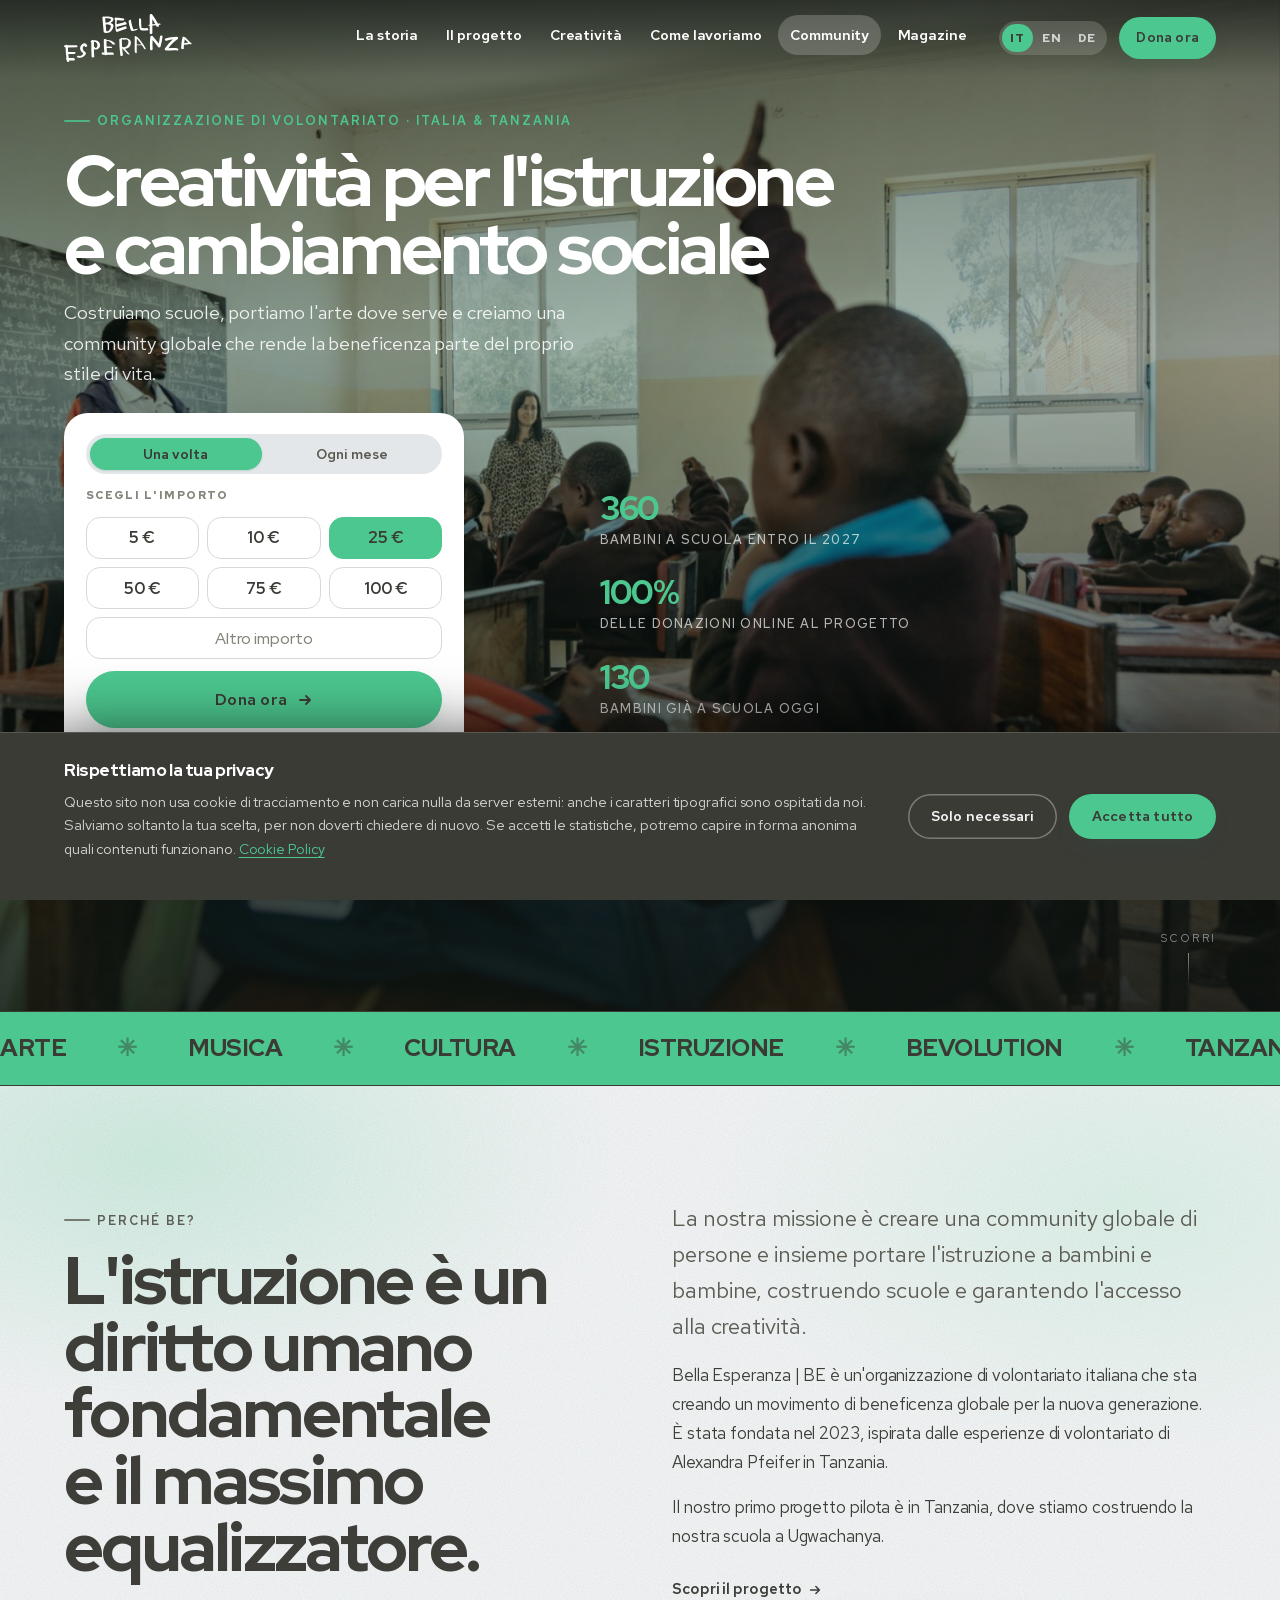
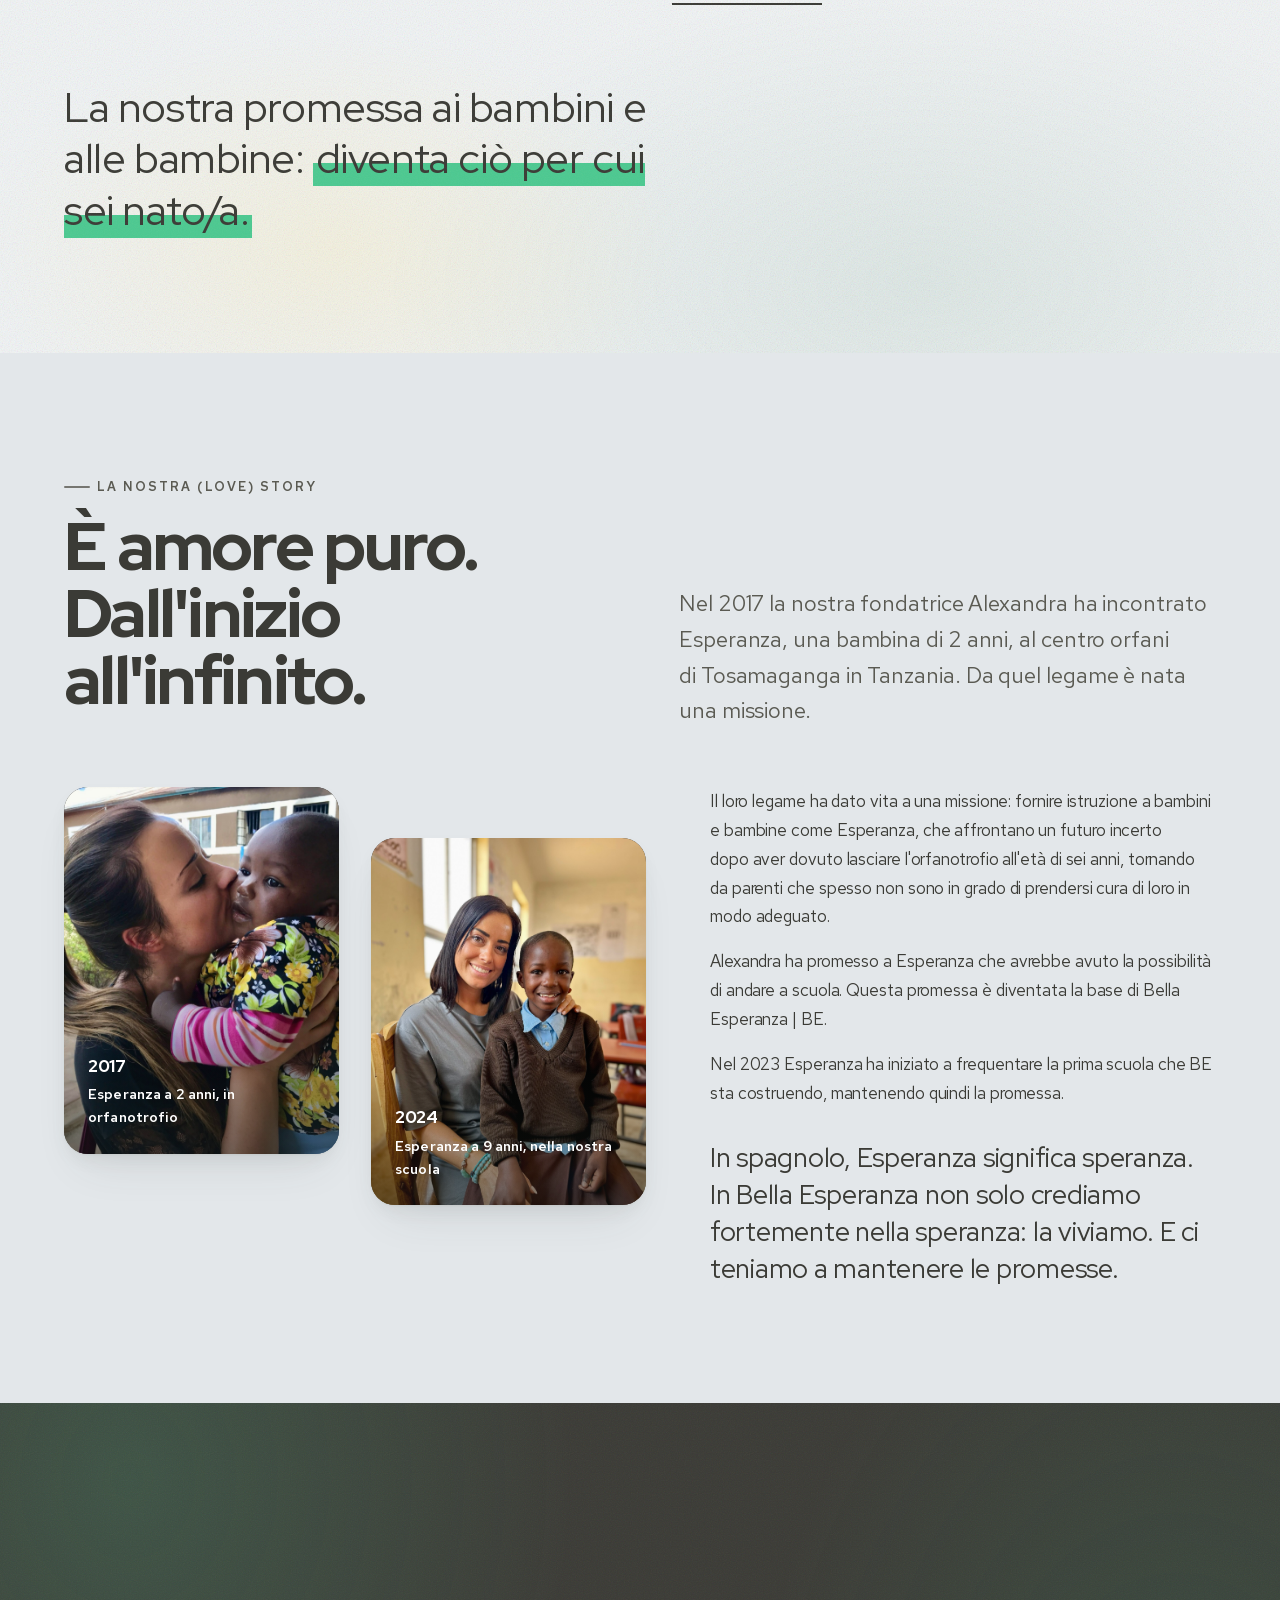
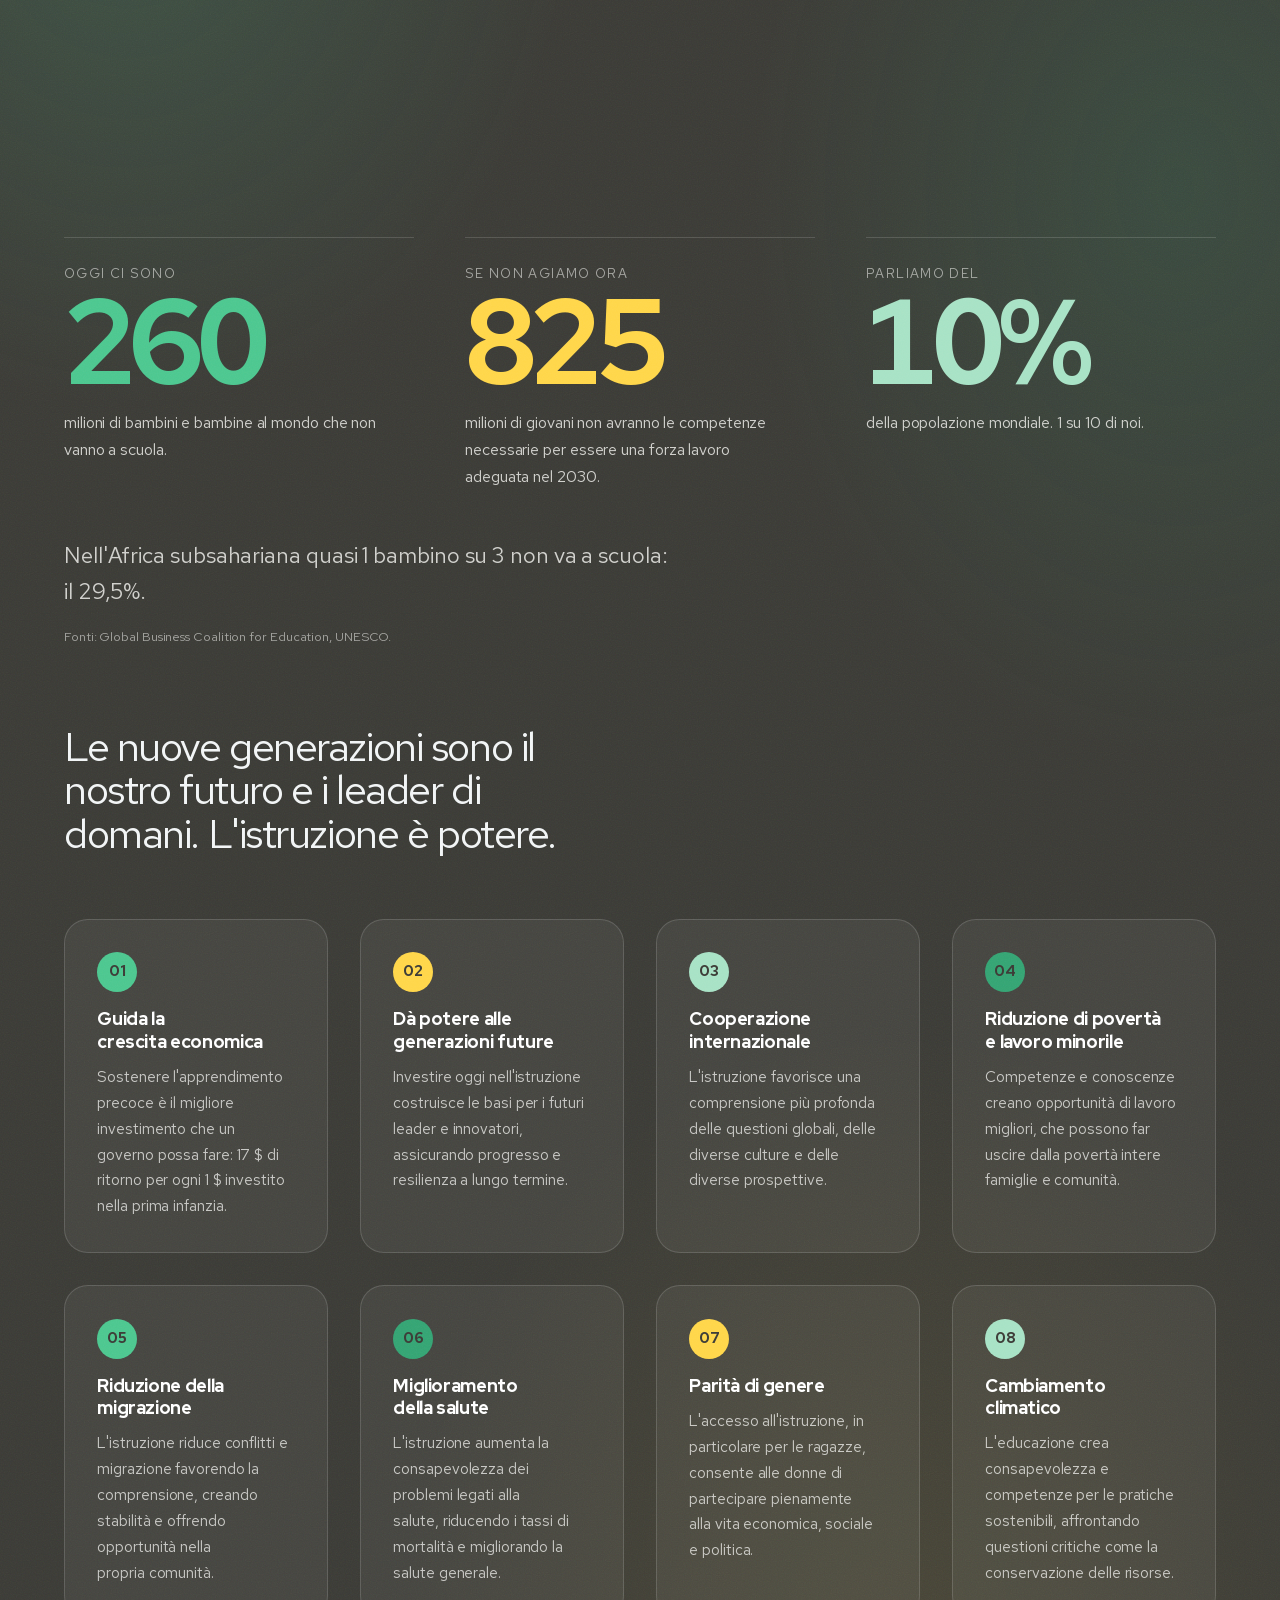
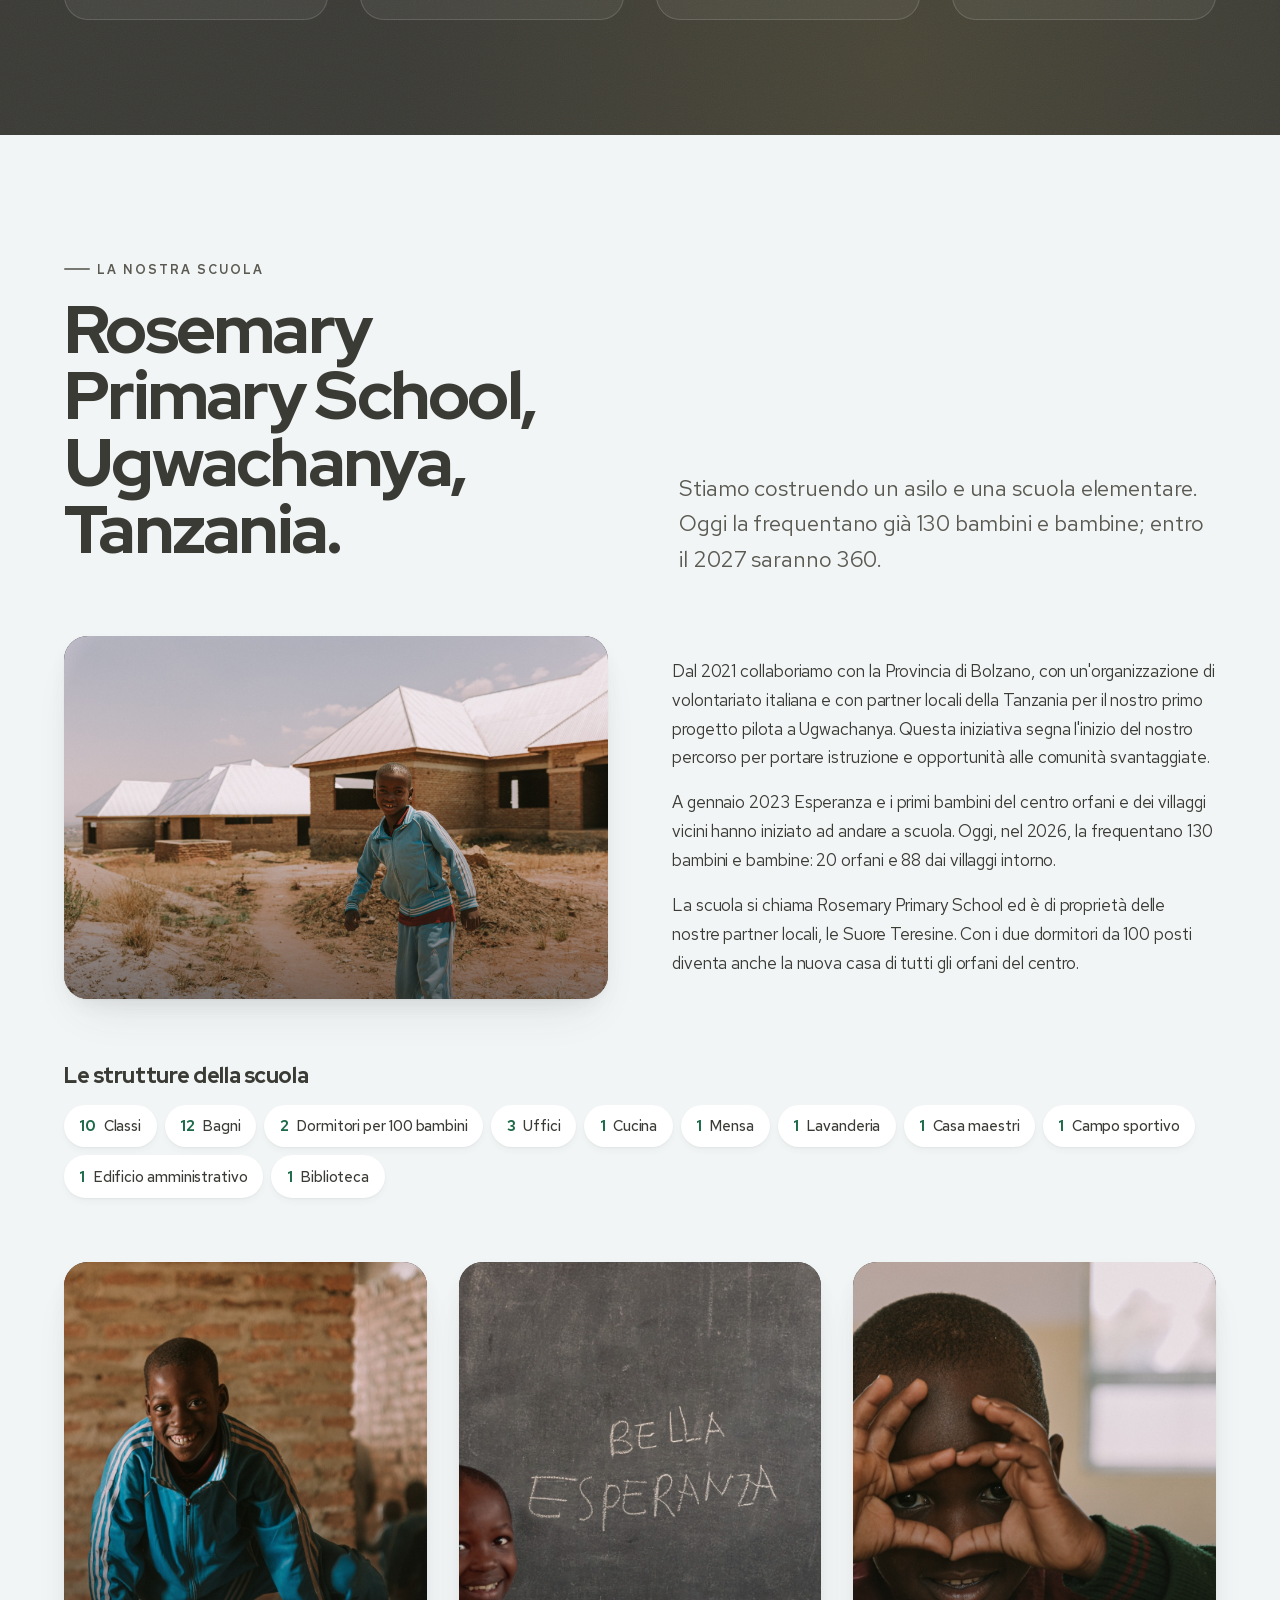
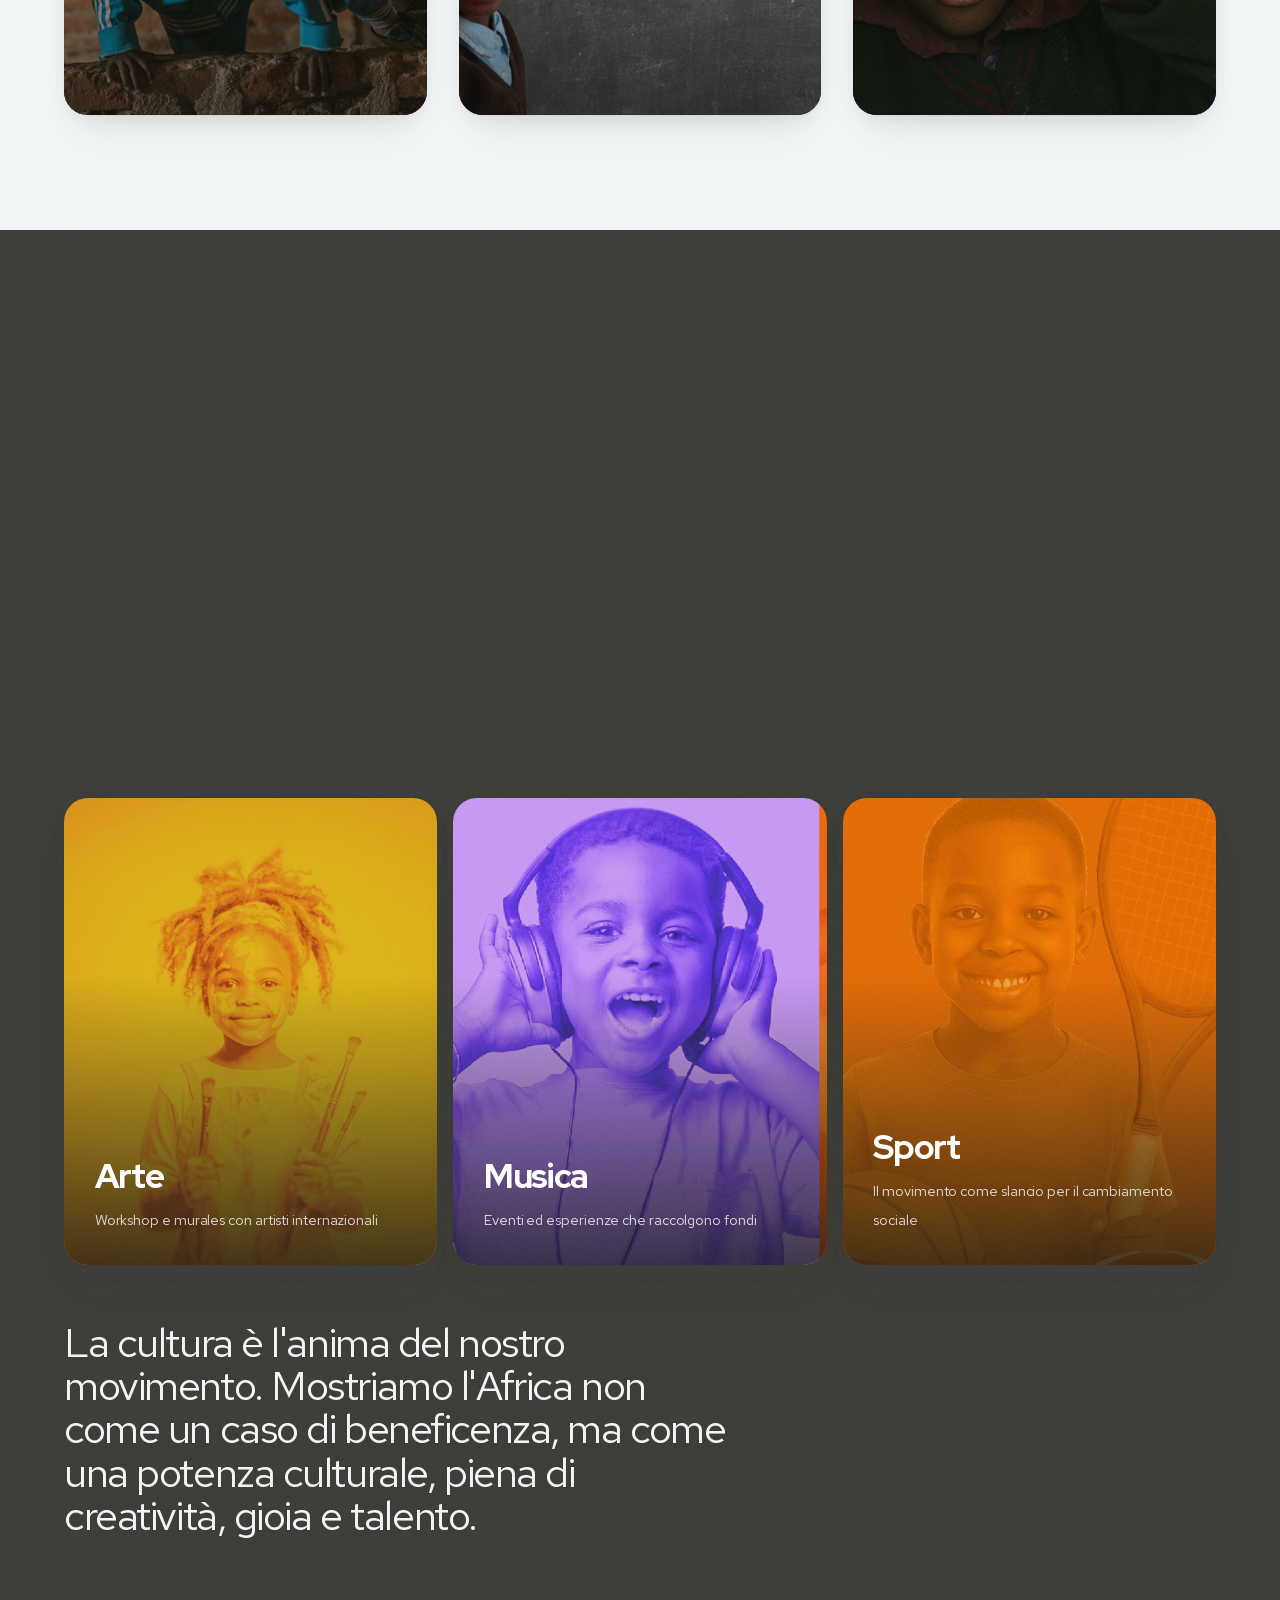
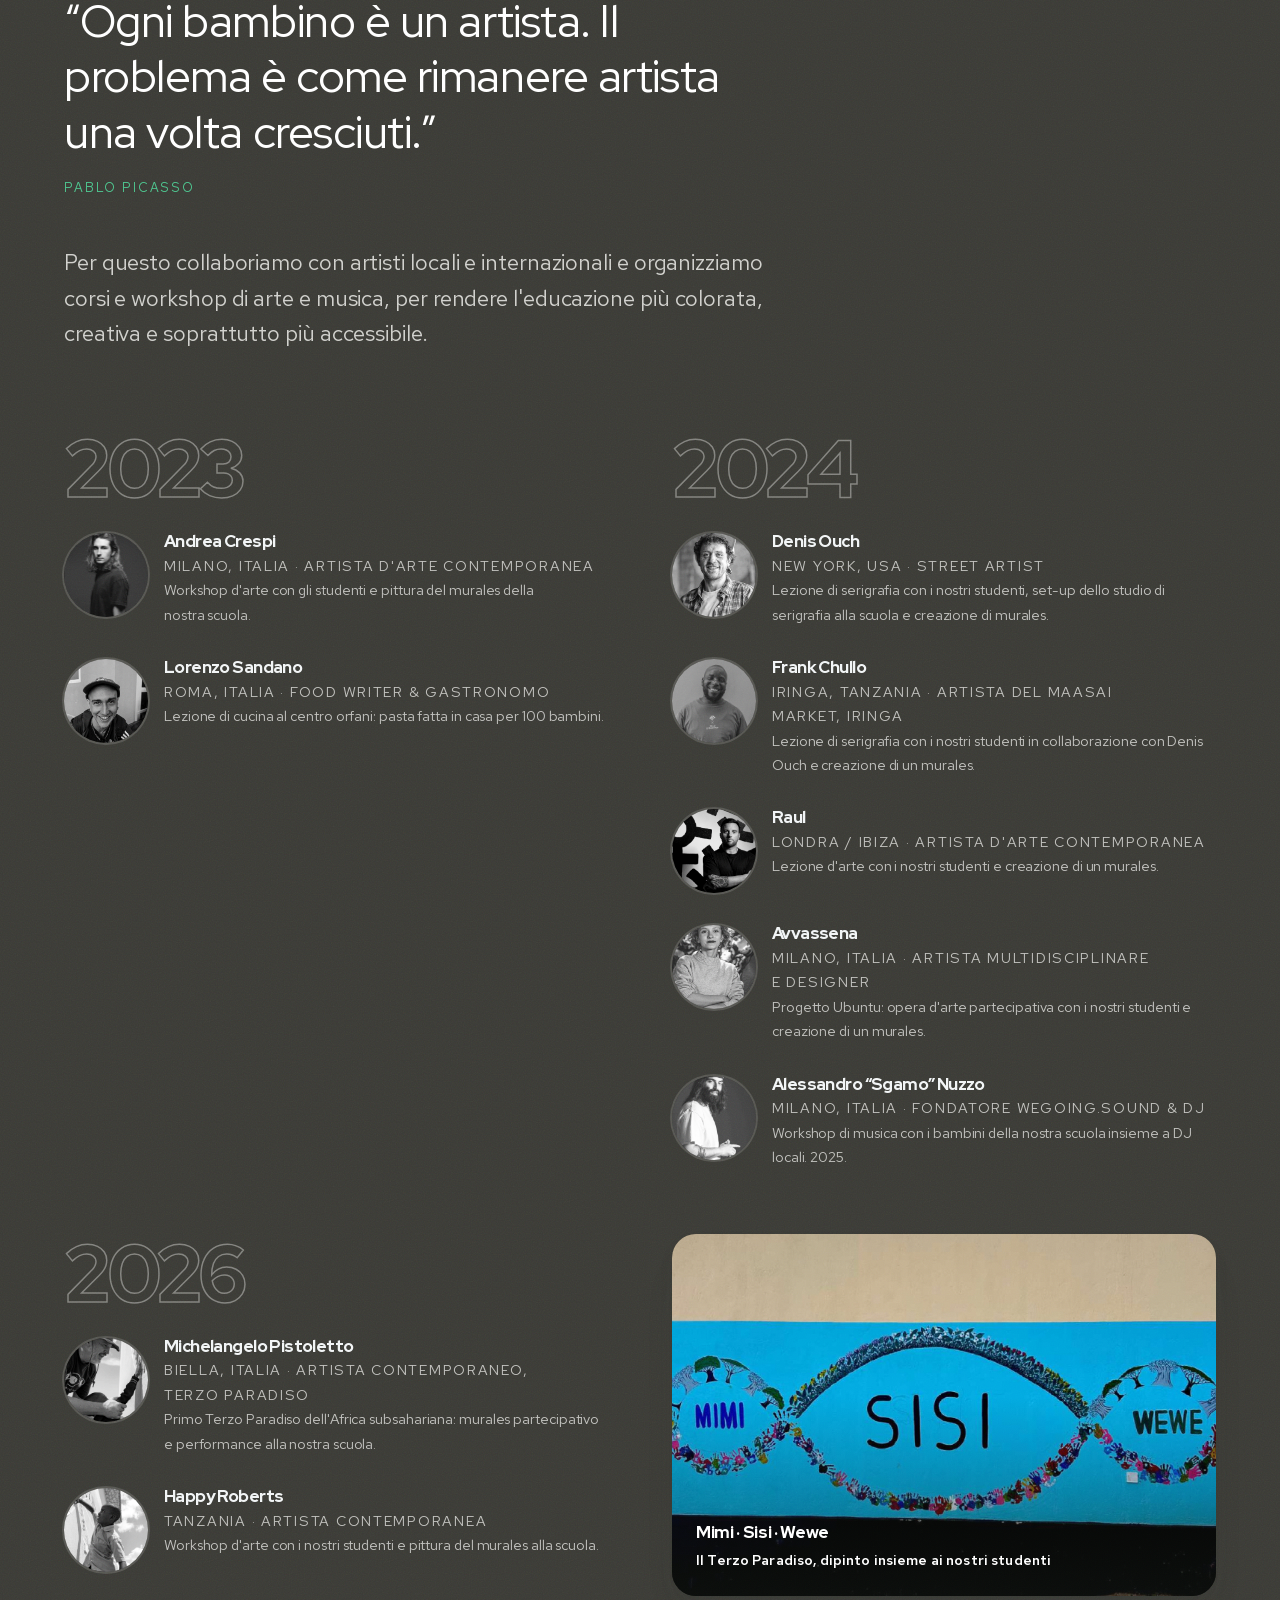
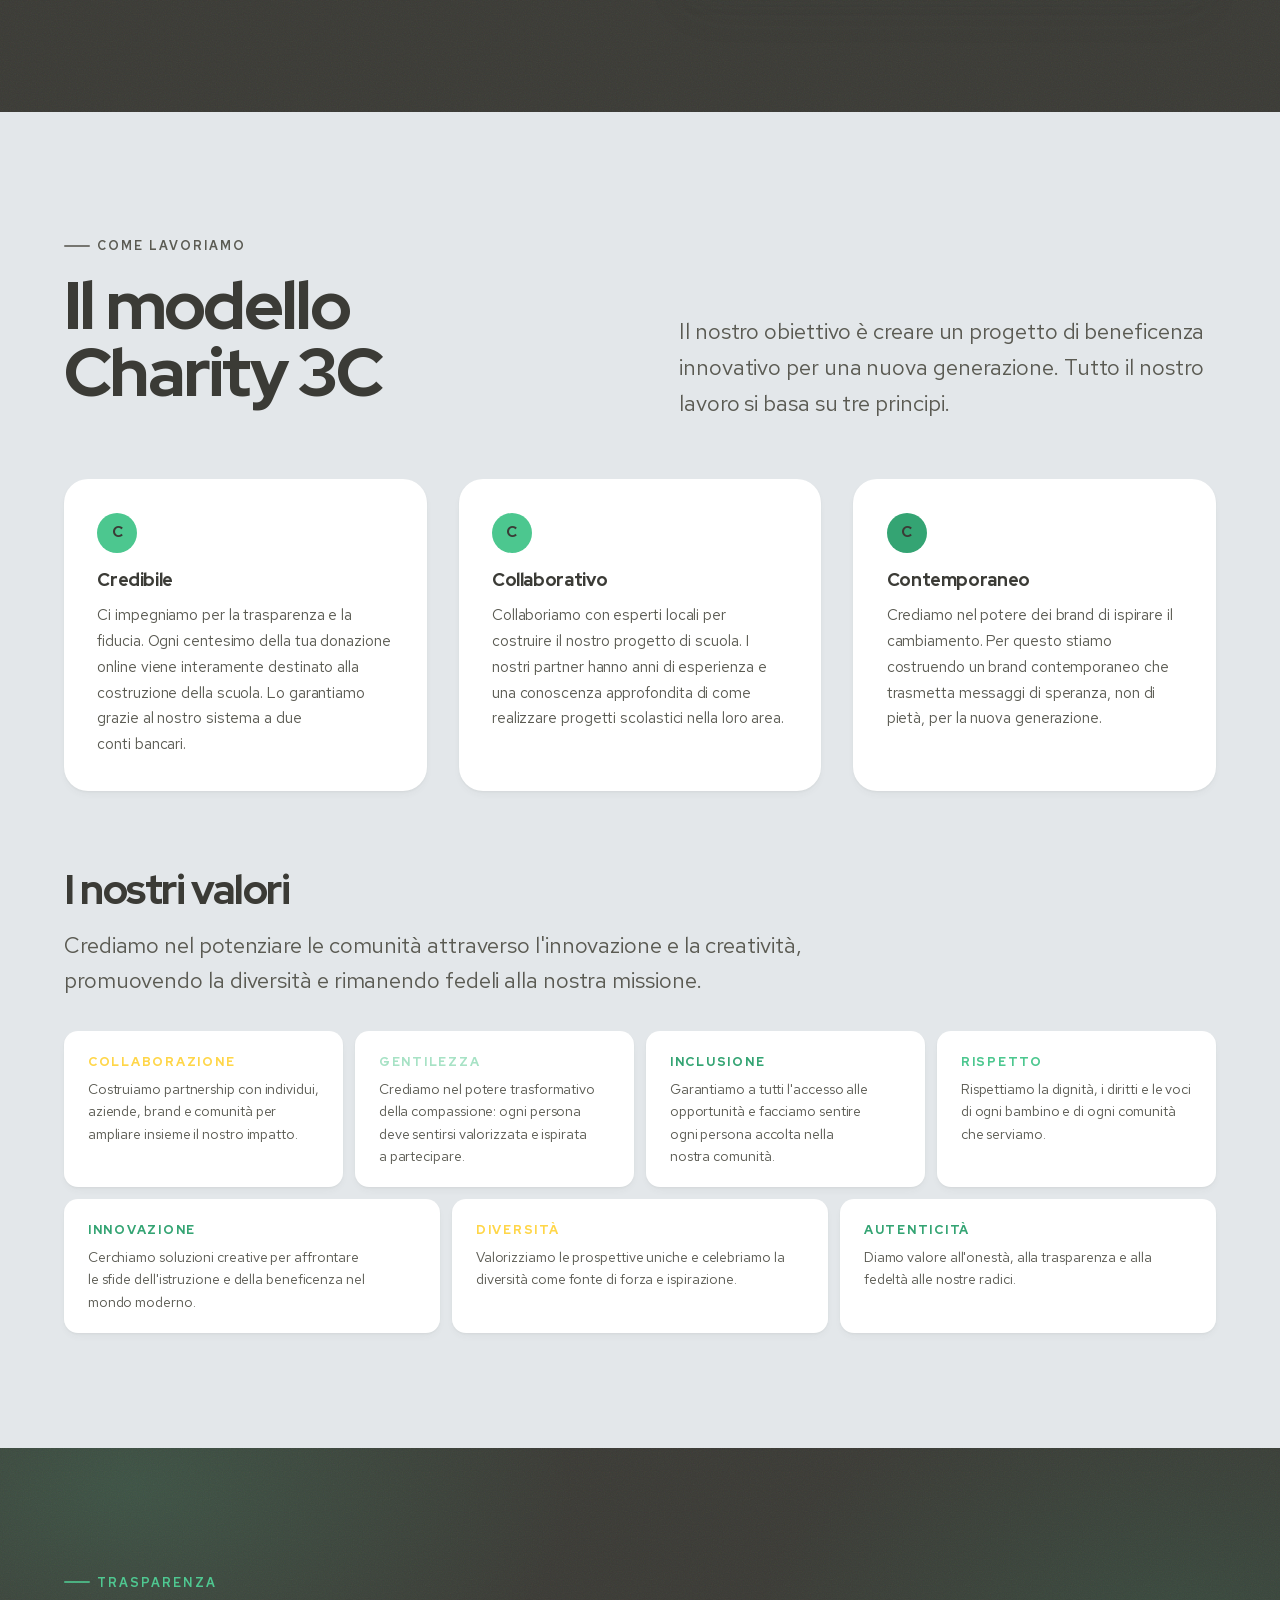
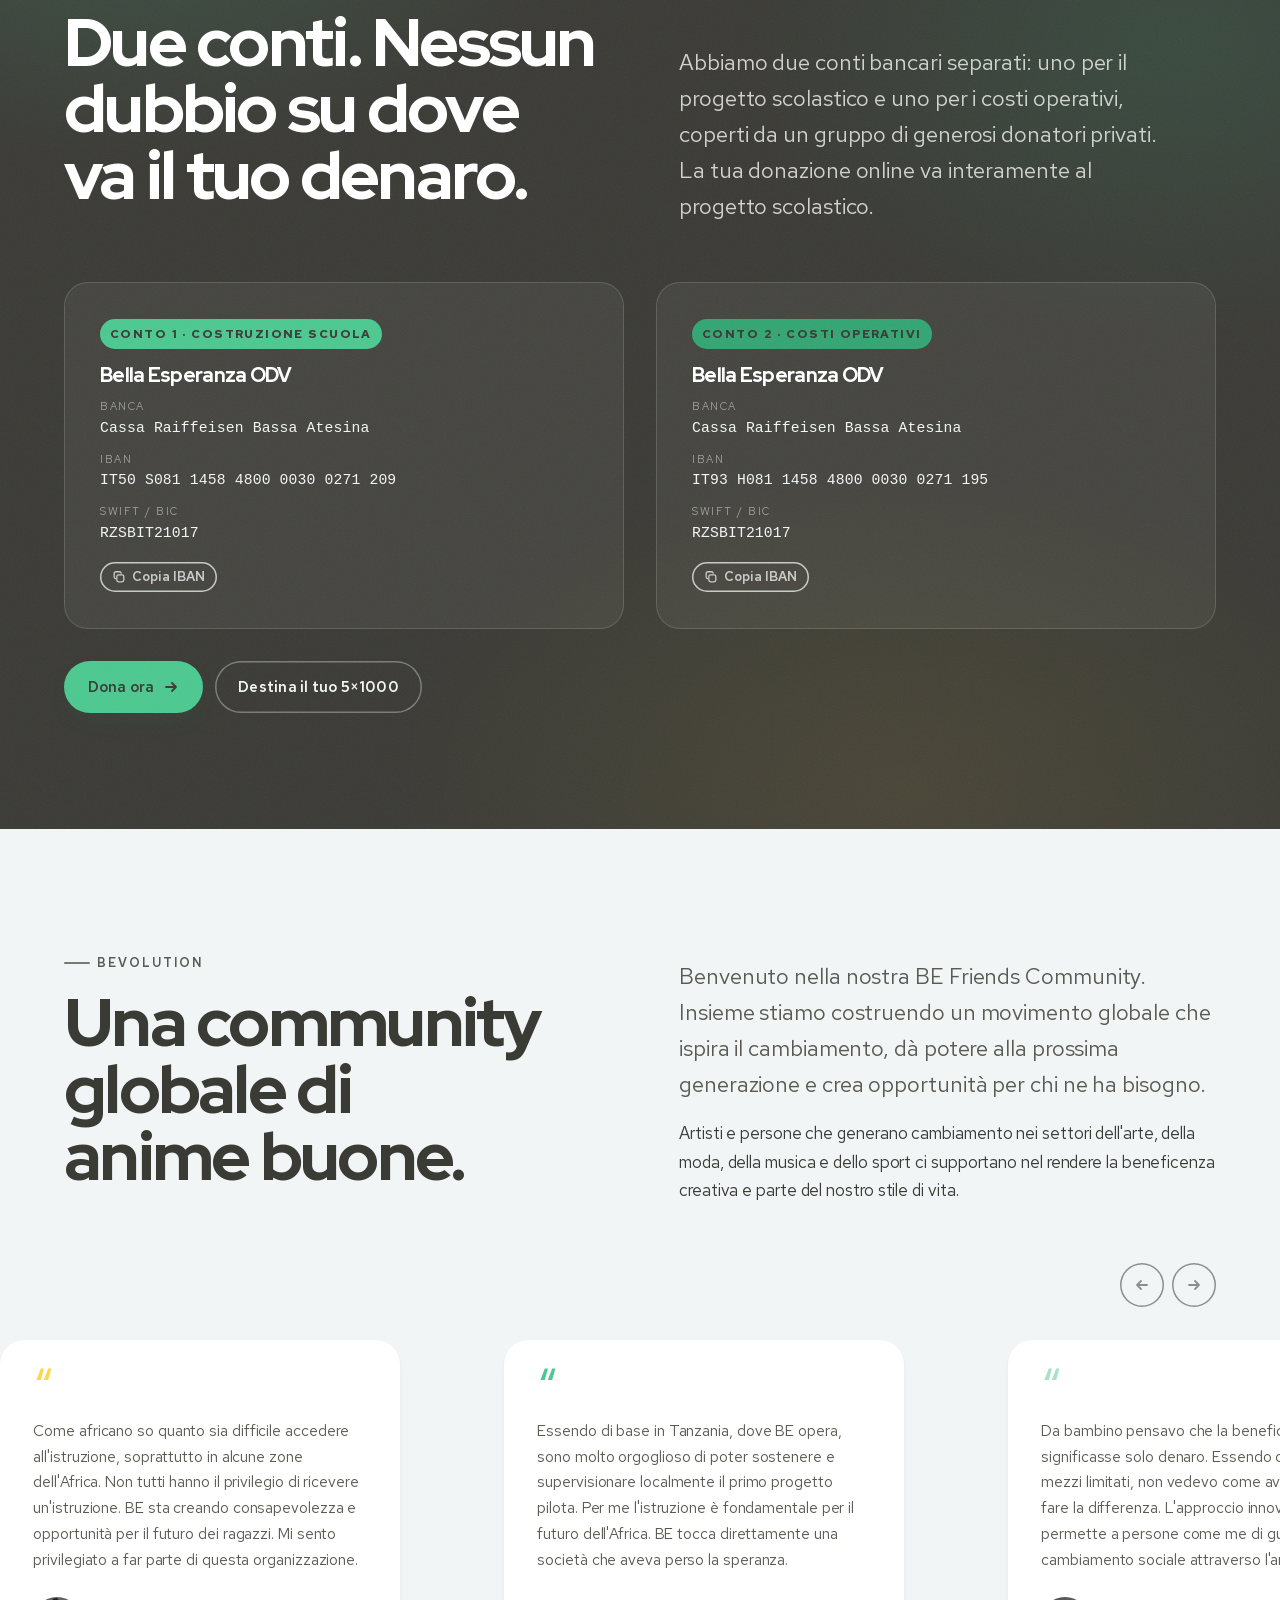
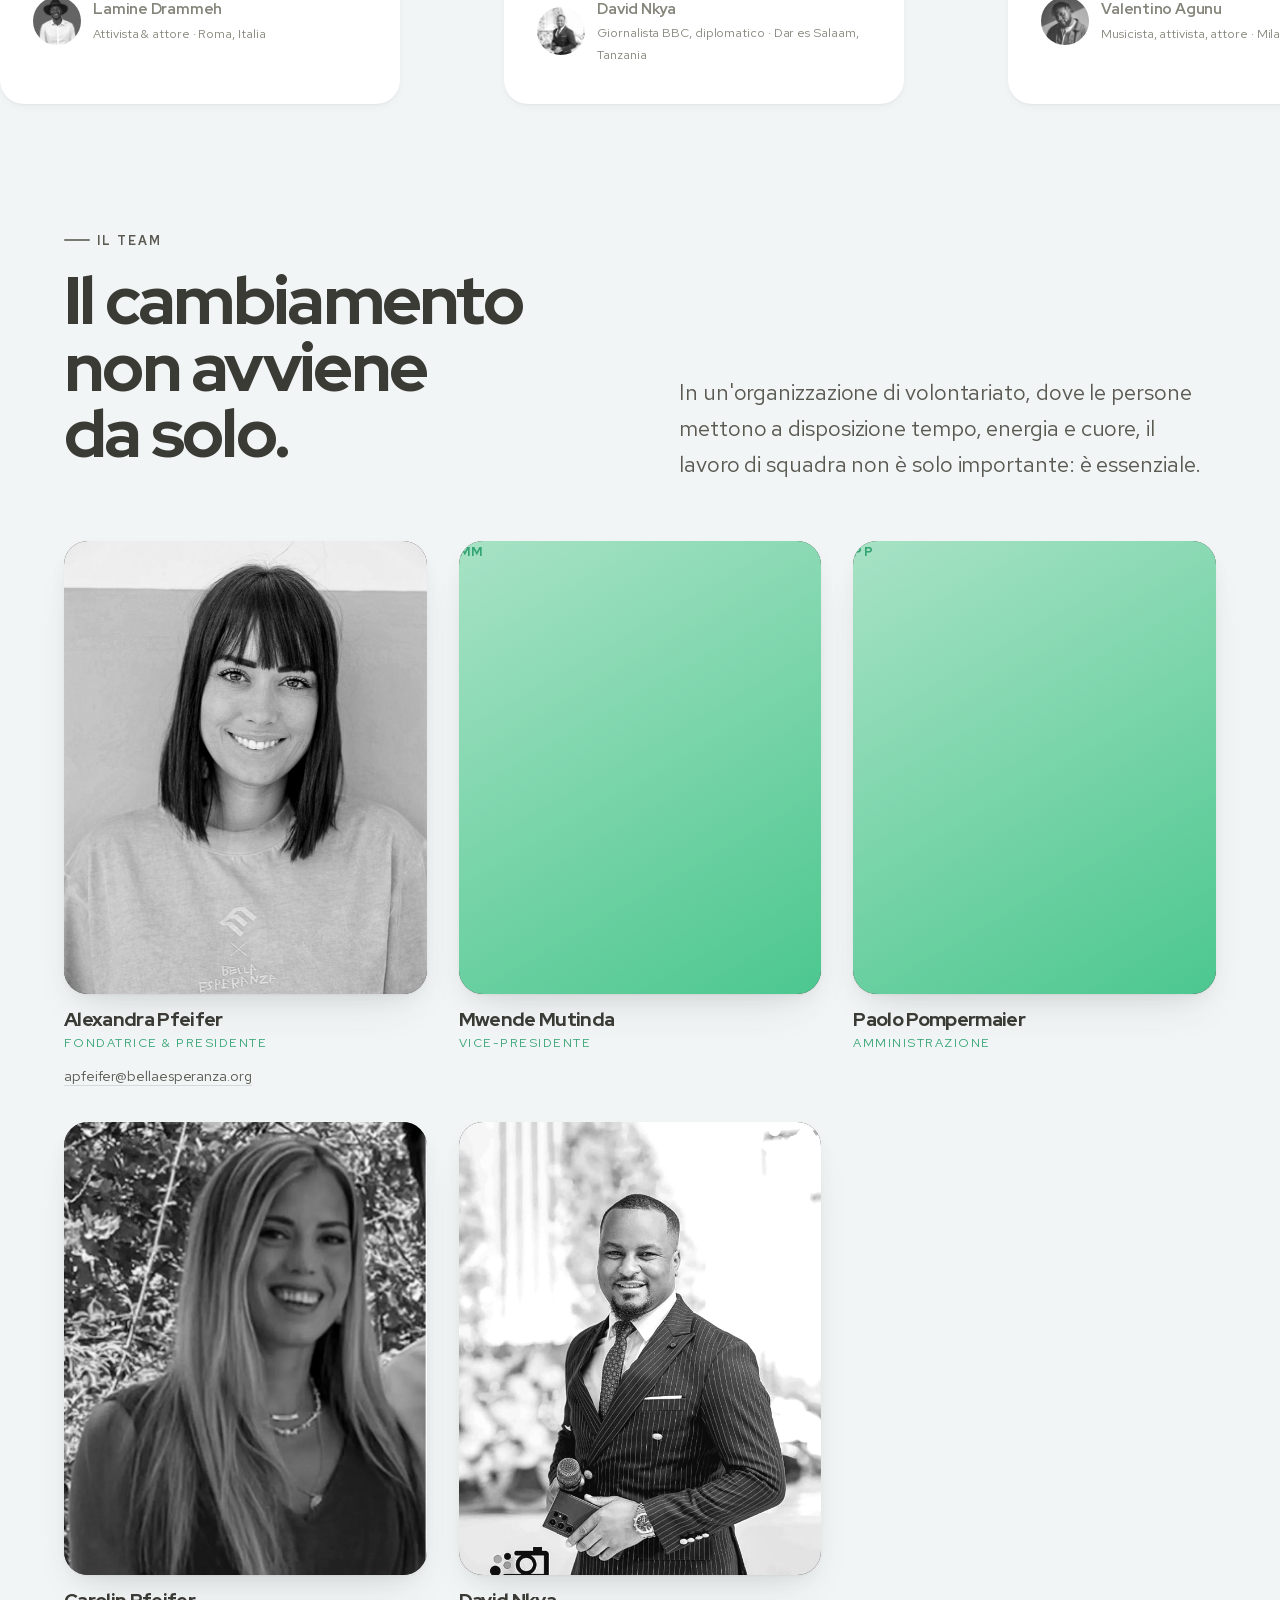
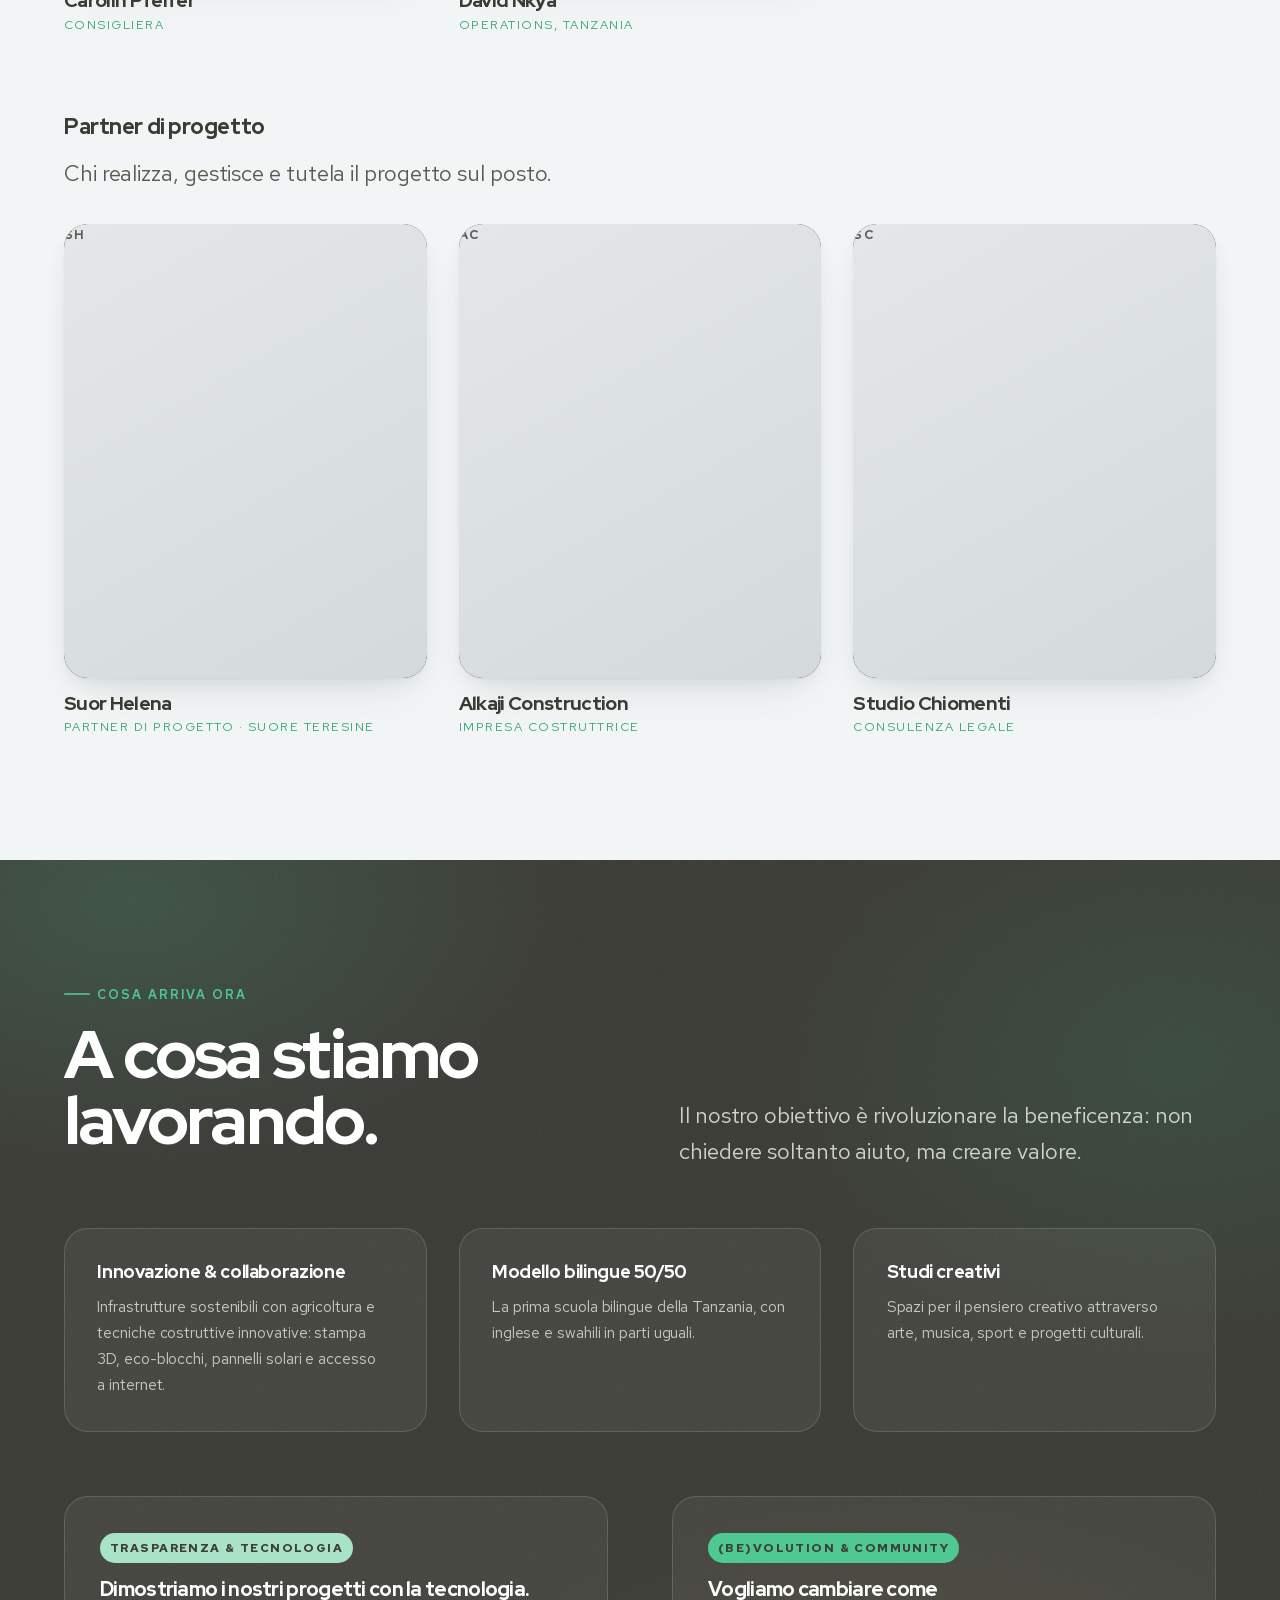
<file: index.html>
<!DOCTYPE html>
<html lang="it">
<head>
<meta charset="utf-8">
<meta name="viewport" content="width=device-width, initial-scale=1">
<title data-i18n="meta.homeTitle">Bella Esperanza | BE — Creatività per l'istruzione e cambiamento sociale</title>
<meta name="description" data-i18n-content="meta.homeDesc" content="Bella Esperanza | BE è un'organizzazione di volontariato italiana che porta l'istruzione a bambini e bambine costruendo scuole e garantendo l'accesso alla creatività. Il nostro primo progetto: una scuola a Ugwachanya, Tanzania, per 360 bambini entro il 2027.">
<link rel="canonical" href="https://www.bellaesperanza.org/">
<link rel="alternate" hreflang="it" href="https://www.bellaesperanza.org/">
<link rel="alternate" hreflang="en" href="https://www.bellaesperanza.org/en/">
<link rel="alternate" hreflang="de" href="https://www.bellaesperanza.org/de/">
<link rel="alternate" hreflang="x-default" href="https://www.bellaesperanza.org/">
<meta property="og:type" content="website">
<meta property="og:url" content="https://www.bellaesperanza.org/">
<meta property="og:title" content="Bella Esperanza | BE — Creatività per l'istruzione e cambiamento sociale">
<meta property="og:description" content="Costruiamo scuole e portiamo la creatività dove serve. Il 100% della tua donazione online finanzia il progetto scolastico.">
<meta property="og:image" content="https://www.bellaesperanza.org/assets/img/esperanza-board.jpg">
<meta property="og:locale" content="it_IT">
<meta name="theme-color" content="#3B3B36">
<link rel="icon" href="assets/img/favicon.png" sizes="any">
<link rel="apple-touch-icon" href="assets/img/favicon.png">

<link rel="preload" href="assets/fonts/red-hat-display-latin.woff2" as="font" type="font/woff2" crossorigin>
<link rel="preload" href="assets/fonts/red-hat-text-latin.woff2" as="font" type="font/woff2" crossorigin>
<script>
/* Gestaltungsvarianten aus der URL lesen: ?layout=right und ?corners=sharp.
   Steht inline im Kopf, damit die Seite nicht kurz falsch aufblitzt. */
(function () {
  try {
    var p = new URLSearchParams(location.search);
    var l = p.get('layout');
    if (l === 'right' || l === 'left') document.documentElement.dataset.layout = l;
    var c = p.get('corners');
    if (c === 'sharp' || c === 'round') document.documentElement.dataset.corners = c;
  } catch (e) {}
})();
</script>
<link rel="stylesheet" href="assets/css/style.css">

<script type="application/ld+json">
{
  "@context": "https://schema.org",
  "@type": "NGO",
  "name": "Bella Esperanza ODV",
  "alternateName": "BE",
  "url": "https://www.bellaesperanza.org/",
  "logo": "https://www.bellaesperanza.org/assets/img/logo-dark.svg",
  "foundingDate": "2023",
  "email": "info@bellaesperanza.org",
  "address": {
    "@type": "PostalAddress",
    "streetAddress": "Via Nazario Sauro 14/A",
    "postalCode": "39055",
    "addressLocality": "Laives",
    "addressRegion": "BZ",
    "addressCountry": "IT"
  },
  "sameAs": [
    "https://www.instagram.com/bellaesperanzacharity/",
    "https://www.linkedin.com/company/bella-esperanza-odv/about/",
    "https://www.facebook.com/bellaesperanzacharity"
  ]
}
</script>
</head>

<body>
<a class="skip-link" href="#main" data-i18n="a11y.skip">Vai al contenuto</a>

<!-- ============================================================ HEADER -->
<header class="site-header">
  <div class="header-inner">
    <a class="brand" href="#top" aria-label="Bella Esperanza — home">
      <img class="logo-light" src="assets/img/logo-white.svg" alt="Bella Esperanza" width="128" height="48">
      <img class="logo-dark" src="assets/img/logo-dark.svg" alt="Bella Esperanza" width="128" height="48">
    </a>

    <nav class="nav" aria-label="Principale">
      <ul class="nav-list">
        <li><a class="nav-link" href="#storia"      data-i18n="nav.story">La storia</a></li>
        <li><a class="nav-link" href="#progetto"    data-i18n="nav.project">Il progetto</a></li>
        <li><a class="nav-link" href="#creativita"  data-i18n="nav.creativity">Creatività</a></li>
        <li><a class="nav-link" href="#metodo"      data-i18n="nav.method">Come lavoriamo</a></li>
        <li><a class="nav-link" href="#community"   data-i18n="nav.community">Community</a></li>
        <li><a class="nav-link" href="magazine.html" data-i18n="nav.magazine">Magazine</a></li>
      </ul>

      <div class="nav-tools">
        <div class="lang" role="group" aria-label="Lingua / Language">
          <span aria-current="true">IT</span>
          <a href="en/index.html" hreflang="en" lang="en">EN</a>
          <a href="de/index.html" hreflang="de" lang="de">DE</a>
        </div>
        <a class="btn btn--accent nav-cta" href="dona.html" data-dbox-open data-i18n="nav.donate">Dona ora</a>
        <button class="burger" type="button" aria-expanded="false" aria-controls="drawer" aria-label="Menu">
          <span></span>
        </button>
      </div>
    </nav>
  </div>
</header>

<!-- mobile drawer -->
<div class="drawer" id="drawer">
  <nav aria-label="Menu mobile">
    <ul>
      <li><a href="#storia"       data-i18n="nav.story">La storia</a></li>
      <li><a href="#progetto"     data-i18n="nav.project">Il progetto</a></li>
      <li><a href="#creativita"   data-i18n="nav.creativity">Creatività</a></li>
      <li><a href="#metodo"       data-i18n="nav.method">Come lavoriamo</a></li>
      <li><a href="#community"    data-i18n="nav.community">Community</a></li>
      <li><a href="magazine.html" data-i18n="nav.magazine">Magazine</a></li>
    </ul>
  </nav>
  <a class="btn btn--accent btn--lg" href="dona.html" data-dbox-open data-i18n="nav.donate">Dona ora</a>
</div>

<main id="main">

<!-- ============================================================== HERO -->
<section class="hero" id="top">
  <div class="hero__media">
    <img src="assets/img/tz-05.jpg" alt="Una classe della nostra scuola in Tanzania: un bambino alza la mano per rispondere" width="1800" height="1201" fetchpriority="high">
  </div>

  <div class="hero__inner wrap">
    <p class="eyebrow" data-i18n="hero.eyebrow">Organizzazione di volontariato · Italia &amp; Tanzania</p>
    <h1 class="display-xl" data-i18n="hero.title">Creatività per l'istruzione e cambiamento sociale</h1>
    <p class="lede" data-i18n="hero.lede">Costruiamo scuole, portiamo l'arte dove serve e creiamo una community globale che rende la beneficenza parte del proprio stile di vita.</p>

    <div class="hero__foot">
      <form class="give" data-give>
        <div class="give__toggle" role="group" aria-label="Frequenza">
          <button type="button" data-interval="" aria-pressed="true" data-i18n="give.once">Una volta</button>
          <button type="button" data-interval="m" aria-pressed="false" data-i18n="give.monthly">Ogni mese</button>
        </div>

        <p class="give__label" data-i18n="give.label">Scegli l'importo</p>
        <div class="give__amounts">
          <button type="button" data-amount="5">5&nbsp;€</button>
          <button type="button" data-amount="10">10&nbsp;€</button>
          <button type="button" data-amount="25" aria-pressed="true">25&nbsp;€</button>
          <button type="button" data-amount="50">50&nbsp;€</button>
          <button type="button" data-amount="75">75&nbsp;€</button>
          <button type="button" data-amount="100">100&nbsp;€</button>
          <input class="give__custom" type="number" min="1" step="1" inputmode="numeric"
                 placeholder="Altro importo" data-give-custom
                 data-i18n-placeholder="give.custom" aria-label="Altro importo">
        </div>

        <button class="btn btn--accent btn--lg" type="submit">
          <span data-i18n="give.submit">Dona ora</span>
          <svg class="arw" width="16" height="16" viewBox="0 0 16 16" fill="none" aria-hidden="true"><path d="M3 8h10M9 4l4 4-4 4" stroke="currentColor" stroke-width="1.8" stroke-linecap="round" stroke-linejoin="round"/></svg>
        </button>
        <p class="give__note" data-i18n="give.note">Il 100% va alla costruzione della scuola. Pagamento sicuro tramite Donorbox.</p>
      </form>

      <div class="hero__stats">
        <div class="hero__stat">
          <b><span data-count="360">360</span></b>
          <span data-i18n="hero.stat1">bambini a scuola entro il 2027</span>
        </div>
        <div class="hero__stat">
          <b><span data-count="100" data-suffix="%">100%</span></b>
          <span data-i18n="hero.stat2">delle donazioni online al progetto</span>
        </div>
        <div class="hero__stat">
          <b><span data-count="130">130</span></b>
          <span data-i18n="hero.stat3">bambini già a scuola oggi</span>
        </div>
      </div>
    </div>
  </div>

  <a class="scroll-cue" href="#missione"><span data-i18n="hero.scroll">Scorri</span><i></i></a>
</section>

<!-- =========================================================== MARQUEE -->
<div class="marquee" aria-hidden="true">
  <div class="marquee__track">
    <div class="marquee__group">
      <span>Arte</span><i>✳</i><span>Musica</span><i>✳</i><span>Cultura</span><i>✳</i>
      <span>Istruzione</span><i>✳</i><span>BEvolution</span><i>✳</i><span>Tanzania</span><i>✳</i>
    </div>
    <div class="marquee__group">
      <span>Arte</span><i>✳</i><span>Musica</span><i>✳</i><span>Cultura</span><i>✳</i>
      <span>Istruzione</span><i>✳</i><span>BEvolution</span><i>✳</i><span>Tanzania</span><i>✳</i>
    </div>
  </div>
</div>

<!-- ========================================================== MISSIONE -->
<section class="section mesh grain" id="missione">
  <div class="wrap">
    <div class="split split--top">
      <div data-reveal>
        <p class="eyebrow" data-i18n="mission.eyebrow">Perché BE?</p>
        <h2 class="display-l" data-i18n="mission.title">L'istruzione è un diritto umano fondamentale e il massimo equalizzatore.</h2>
      </div>

      <div data-reveal style="--d:120ms">
        <p class="lede" data-i18n="mission.p1">La nostra missione è creare una community globale di persone e insieme portare l'istruzione a bambini e bambine, costruendo scuole e garantendo l'accesso alla creatività.</p>
        <p data-i18n="mission.p2">Bella Esperanza | BE è un'organizzazione di volontariato italiana che sta creando un movimento di beneficenza globale per la nuova generazione. È stata fondata nel 2023, ispirata dalle esperienze di volontariato di Alexandra Pfeifer in Tanzania.</p>
        <p data-i18n="mission.p3">Il nostro primo progetto pilota è in Tanzania, dove stiamo costruendo la nostra scuola a Ugwachanya.</p>
        <p style="margin-top:1.5rem"><a class="tlink" href="#progetto"><span data-i18n="mission.link">Scopri il progetto</span> <svg class="arw" width="14" height="14" viewBox="0 0 16 16" fill="none" aria-hidden="true"><path d="M3 8h10M9 4l4 4-4 4" stroke="currentColor" stroke-width="1.8" stroke-linecap="round" stroke-linejoin="round"/></svg></a></p>
      </div>
    </div>

    <p class="serif" style="margin-top:clamp(3rem,6vw,5rem);font-size:clamp(1.5rem,3.4vw,2.6rem);line-height:1.25;max-width:24ch" data-reveal data-i18n="mission.promise">
      La nostra promessa ai bambini e alle bambine: <span class="mark">diventa ciò per cui sei nato/a.</span>
    </p>
  </div>
</section>

<!-- ============================================================ STORIA -->
<section class="section section--paper2" id="storia">
  <div class="wrap">
    <div class="section-head">
      <div data-reveal>
        <p class="eyebrow" data-i18n="story.eyebrow">La nostra (love) story</p>
        <h2 class="display-l" data-i18n="story.title">È amore puro. Dall'inizio all'infinito.</h2>
      </div>
      <p class="lede" data-reveal style="--d:100ms" data-i18n="story.lede">Nel 2017 la nostra fondatrice Alexandra ha incontrato Esperanza, una bambina di 2 anni, al centro orfani di Tosamaganga in Tanzania. Da quel legame è nata una missione.</p>
    </div>

    <div class="split split--top" style="grid-template-columns:minmax(0,1.15fr) minmax(0,1fr)">
      <div class="grid grid--2" data-reveal>
        <figure style="margin:0">
          <div class="frame ratio-3-4 frame--hover">
            <img src="assets/img/story-02.jpg" alt="Alexandra Pfeifer con Esperanza in braccio, 2017" loading="lazy" width="900" height="1200">
            <figcaption class="frame__cap"><b>2017</b><span data-i18n="story.cap1">Esperanza a 2 anni, in orfanotrofio</span></figcaption>
          </div>
        </figure>
        <figure style="margin:0;margin-top:clamp(1.5rem,4vw,3.5rem)">
          <div class="frame ratio-3-4 frame--hover">
            <img src="assets/img/story-03.jpg" alt="Alexandra Pfeifer con Esperanza in divisa scolastica, 2024" loading="lazy" width="900" height="1200">
            <figcaption class="frame__cap"><b>2024</b><span data-i18n="story.cap2">Esperanza a 9 anni, nella nostra scuola</span></figcaption>
          </div>
        </figure>
      </div>

      <div data-reveal style="--d:140ms">
        <p data-i18n="story.p1">Il loro legame ha dato vita a una missione: fornire istruzione a bambini e bambine come Esperanza, che affrontano un futuro incerto dopo aver dovuto lasciare l'orfanotrofio all'età di sei anni, tornando da parenti che spesso non sono in grado di prendersi cura di loro in modo adeguato.</p>
        <p data-i18n="story.p2">Alexandra ha promesso a Esperanza che avrebbe avuto la possibilità di andare a scuola. Questa promessa è diventata la base di Bella Esperanza | BE.</p>
        <p data-i18n="story.p3">Nel 2023 Esperanza ha iniziato a frequentare la prima scuola che BE sta costruendo, mantenendo quindi la promessa.</p>
        <p class="serif" style="font-size:clamp(1.25rem,2.2vw,1.65rem);line-height:1.4;margin-top:2rem;color:var(--ink)" data-i18n="story.quote">In spagnolo, Esperanza significa speranza. In Bella Esperanza non solo crediamo fortemente nella speranza: la viviamo. E ci teniamo a mantenere le promesse.</p>
      </div>
    </div>
  </div>
</section>

<!-- ========================================================== PROGETTO -->
<section class="section section--dark mesh grain" id="progetto">
  <div class="wrap">
    <div class="section-head">
      <div data-reveal>
        <p class="eyebrow" data-i18n="edu.eyebrow">Perché l'istruzione?</p>
        <h2 class="display-l" data-i18n="edu.title">Siamo in una crisi globale dell'istruzione.</h2>
      </div>
      <p class="lede" data-reveal style="--d:100ms" data-i18n="edu.lede">L'educazione è più di un diritto: è la base per opportunità, uguaglianza e speranza. Eppure milioni di bambini sono privati di questo strumento essenziale per un futuro migliore.</p>
    </div>

    <div class="stat-row">
      <div class="stat" data-reveal>
        <p class="stat__pre" data-i18n="edu.s1pre">Oggi ci sono</p>
        <span class="stat__val" data-count="260" style="--stat-color:var(--accent)">260</span>
        <p class="stat__post" data-i18n="edu.s1post">milioni di bambini e bambine al mondo che non vanno a scuola.</p>
      </div>
      <div class="stat" data-reveal style="--d:120ms">
        <p class="stat__pre" data-i18n="edu.s2pre">Se non agiamo ora</p>
        <span class="stat__val" data-count="825" style="--stat-color:var(--sun)">825</span>
        <p class="stat__post" data-i18n="edu.s2post">milioni di giovani non avranno le competenze necessarie per essere una forza lavoro adeguata nel 2030.</p>
      </div>
      <div class="stat" data-reveal style="--d:240ms">
        <p class="stat__pre" data-i18n="edu.s3pre">Parliamo del</p>
        <span class="stat__val" data-count="10" data-suffix="%" style="--stat-color:var(--accent-soft)">10%</span>
        <p class="stat__post" data-i18n="edu.s3post">della popolazione mondiale. 1 su 10 di noi.</p>
      </div>
    </div>

    <p class="lede" style="margin-top:clamp(2rem,4vw,3rem);max-width:46ch" data-reveal data-i18n="edu.subsahara">Nell'Africa subsahariana quasi 1 bambino su 3 non va a scuola: il 29,5%.</p>
    <p class="form-note" style="margin-top:var(--s-3)" data-reveal data-i18n="edu.sources">Fonti: Global Business Coalition for Education, UNESCO.</p>

    <p class="display-m" style="margin-top:clamp(3rem,6vw,5rem);max-width:20ch" data-reveal data-i18n="edu.pull">Le nuove generazioni sono il nostro futuro e i leader di domani. L'istruzione è potere.</p>

    <div class="grid grid--4" style="margin-top:clamp(2.5rem,5vw,4rem)">
      <article class="card" data-reveal style="--card-accent:var(--accent)">
        <span class="card__num" style="--card-accent:var(--accent)">01</span>
        <h3 data-i18n="edu.r1t">Guida la crescita economica</h3>
        <p data-i18n="edu.r1p">Sostenere l'apprendimento precoce è il migliore investimento che un governo possa fare: 17 $ di ritorno per ogni 1 $ investito nella prima infanzia.</p>
      </article>
      <article class="card" data-reveal style="--d:80ms;--card-accent:var(--sun)">
        <span class="card__num" style="--card-accent:var(--sun)">02</span>
        <h3 data-i18n="edu.r2t">Dà potere alle generazioni future</h3>
        <p data-i18n="edu.r2p">Investire oggi nell'istruzione costruisce le basi per i futuri leader e innovatori, assicurando progresso e resilienza a lungo termine.</p>
      </article>
      <article class="card" data-reveal style="--d:160ms;--card-accent:var(--accent-soft)">
        <span class="card__num" style="--card-accent:var(--accent-soft)">03</span>
        <h3 data-i18n="edu.r3t">Cooperazione internazionale</h3>
        <p data-i18n="edu.r3p">L'istruzione favorisce una comprensione più profonda delle questioni globali, delle diverse culture e delle diverse prospettive.</p>
      </article>
      <article class="card" data-reveal style="--d:240ms;--card-accent:var(--accent-d)">
        <span class="card__num" style="--card-accent:var(--accent-d)">04</span>
        <h3 data-i18n="edu.r4t">Riduzione di povertà e lavoro minorile</h3>
        <p data-i18n="edu.r4p">Competenze e conoscenze creano opportunità di lavoro migliori, che possono far uscire dalla povertà intere famiglie e comunità.</p>
      </article>
      <article class="card" data-reveal style="--card-accent:var(--accent)">
        <span class="card__num" style="--card-accent:var(--accent)">05</span>
        <h3 data-i18n="edu.r5t">Riduzione della migrazione</h3>
        <p data-i18n="edu.r5p">L'istruzione riduce conflitti e migrazione favorendo la comprensione, creando stabilità e offrendo opportunità nella propria comunità.</p>
      </article>
      <article class="card" data-reveal style="--d:80ms;--card-accent:var(--accent-d)">
        <span class="card__num" style="--card-accent:var(--accent-d)">06</span>
        <h3 data-i18n="edu.r6t">Miglioramento della salute</h3>
        <p data-i18n="edu.r6p">L'istruzione aumenta la consapevolezza dei problemi legati alla salute, riducendo i tassi di mortalità e migliorando la salute generale.</p>
      </article>
      <article class="card" data-reveal style="--d:160ms;--card-accent:var(--sun)">
        <span class="card__num" style="--card-accent:var(--sun)">07</span>
        <h3 data-i18n="edu.r7t">Parità di genere</h3>
        <p data-i18n="edu.r7p">L'accesso all'istruzione, in particolare per le ragazze, consente alle donne di partecipare pienamente alla vita economica, sociale e politica.</p>
      </article>
      <article class="card" data-reveal style="--d:240ms;--card-accent:var(--accent-soft)">
        <span class="card__num" style="--card-accent:var(--accent-soft)">08</span>
        <h3 data-i18n="edu.r8t">Cambiamento climatico</h3>
        <p data-i18n="edu.r8p">L'educazione crea consapevolezza e competenze per le pratiche sostenibili, affrontando questioni critiche come la conservazione delle risorse.</p>
      </article>
    </div>
  </div>
</section>

<!-- ============================================================ SCUOLA -->
<section class="section" id="scuola">
  <div class="wrap">
    <div class="section-head">
      <div data-reveal>
        <p class="eyebrow" data-i18n="school.eyebrow">La nostra scuola</p>
        <h2 class="display-l" data-i18n="school.title">Rosemary Primary School, Ugwachanya, Tanzania.</h2>
      </div>
      <p class="lede" data-reveal style="--d:100ms" data-i18n="school.lede">Stiamo costruendo un asilo e una scuola elementare. Oggi la frequentano già 130 bambini e bambine; entro il 2027 saranno 360.</p>
    </div>

    <div class="split" style="margin-bottom:clamp(2.5rem,5vw,4rem)">
      <div class="frame ratio-3-2 frame--hover" data-reveal>
        <img src="assets/img/school-01.jpg" alt="Un bambino davanti agli edifici della scuola in costruzione a Ugwachanya" loading="lazy" width="1800" height="1200">
      </div>
      <div data-reveal style="--d:120ms">
        <p data-i18n="school.p1">Dal 2021 collaboriamo con la Provincia di Bolzano, con un'organizzazione di volontariato italiana e con partner locali della Tanzania per il nostro primo progetto pilota a Ugwachanya. Questa iniziativa segna l'inizio del nostro percorso per portare istruzione e opportunità alle comunità svantaggiate.</p>
        <p data-i18n="school.p2">A gennaio 2023 Esperanza e i primi bambini del centro orfani e dei villaggi vicini hanno iniziato ad andare a scuola. Oggi, nel 2026, la frequentano 130 bambini e bambine: 20 orfani e 88 dai villaggi intorno.</p>
        <p data-i18n="school.p3">La scuola si chiama Rosemary Primary School ed è di proprietà delle nostre partner locali, le Suore Teresine. Con i due dormitori da 100 posti diventa anche la nuova casa di tutti gli orfani del centro.</p>
      </div>
    </div>

    <h3 class="display-s" data-reveal data-i18n="school.facilities">Le strutture della scuola</h3>
    <ul class="facilities" data-reveal>
      <li><b>10</b> <span data-i18n="school.f1">Classi</span></li>
      <li><b>12</b> <span data-i18n="school.f2">Bagni</span></li>
      <li><b>2</b> <span data-i18n="school.f3">Dormitori per 100 bambini</span></li>
      <li><b>3</b> <span data-i18n="school.f4">Uffici</span></li>
      <li><b>1</b> <span data-i18n="school.f5">Cucina</span></li>
      <li><b>1</b> <span data-i18n="school.f6">Mensa</span></li>
      <li><b>1</b> <span data-i18n="school.f7">Lavanderia</span></li>
      <li><b>1</b> <span data-i18n="school.f8">Casa maestri</span></li>
      <li><b>1</b> <span data-i18n="school.f9">Campo sportivo</span></li>
      <li><b>1</b> <span data-i18n="school.f10">Edificio amministrativo</span></li>
      <li><b>1</b> <span data-i18n="school.f11">Biblioteca</span></li>
    </ul>

    <div class="grid grid--3" style="margin-top:clamp(2.5rem,5vw,4rem)">
      <div class="frame ratio-4-5 frame--hover" data-reveal>
        <img src="assets/img/school-02.jpg" alt="Un ragazzo sorride affacciato da una finestra della scuola in costruzione" loading="lazy" width="1200" height="1500">
      </div>
      <div class="frame ratio-4-5 frame--hover" data-reveal style="--d:100ms">
        <img src="assets/img/esperanza-board.jpg" alt="Un bambino sorride davanti a una lavagna su cui è scritto “Bella Esperanza”" loading="lazy" width="1200" height="1500">
      </div>
      <div class="frame ratio-4-5 frame--hover" data-reveal style="--d:200ms">
        <img src="assets/img/school-05.jpg" alt="Un bambino forma un cuore con le mani" loading="lazy" width="1200" height="1500">
      </div>
    </div>
  </div>
</section>

<!-- ======================================================= CREATIVITÀ -->
<section class="section section--dark grain" id="creativita">
  <div class="wrap">
    <div class="section-head">
      <div data-reveal>
        <p class="eyebrow" data-i18n="creative.eyebrow">Creatività</p>
        <h2 class="display-l" data-i18n="creative.title">L'arte non è per pochi privilegiati. Essere umani significa essere creativi.</h2>
      </div>
      <p class="lede" data-reveal style="--d:100ms" data-i18n="creative.lede">Crediamo che la creatività, in tutte le sue forme, sia uno strumento d'istruzione e un incentivo per il cambiamento sociale. Usiamo i linguaggi universali dell'arte, della musica e dello sport come veicoli principali di raccolta fondi.</p>
    </div>

    <div class="pillars">
      <article class="pillar" data-reveal>
        <img src="assets/img/pillar-art.jpg" alt="Una bambina con pennelli in mano" loading="lazy" width="1200" height="1500">
        <div class="pillar__label"><b data-i18n="creative.p1t">Arte</b><span data-i18n="creative.p1s">Workshop e murales con artisti internazionali</span></div>
      </article>
      <article class="pillar" data-reveal style="--d:110ms">
        <img src="assets/img/pillar-music.jpg" alt="Un bambino ascolta la musica" loading="lazy" width="592" height="1115">
        <div class="pillar__label"><b data-i18n="creative.p2t">Musica</b><span data-i18n="creative.p2s">Eventi ed esperienze che raccolgono fondi</span></div>
      </article>
      <article class="pillar" data-reveal style="--d:220ms">
        <img src="assets/img/pillar-sport.jpg" alt="Un bambino con racchetta e palloni" loading="lazy" width="549" height="1071">
        <div class="pillar__label"><b data-i18n="creative.p3t">Sport</b><span data-i18n="creative.p3s">Il movimento come slancio per il cambiamento sociale</span></div>
      </article>
    </div>

    <p class="display-m" style="margin-top:clamp(2.5rem,5vw,3.5rem);max-width:26ch" data-reveal data-i18n="creative.culture">La cultura è l'anima del nostro movimento. Mostriamo l'Africa non come un caso di beneficenza, ma come una potenza culturale, piena di creatività, gioia e talento.</p>

    <blockquote class="serif" style="margin:clamp(2.5rem,5vw,3.5rem) 0 0;font-size:clamp(1.5rem,3.6vw,2.8rem);line-height:1.24;max-width:24ch;color:var(--white)" data-reveal>
      <span data-i18n="creative.quote">“Ogni bambino è un artista. Il problema è come rimanere artista una volta cresciuti.”</span>
      <footer style="font-family:'Red Hat Text',sans-serif;font-style:normal;font-size:.82rem;letter-spacing:.14em;text-transform:uppercase;color:var(--accent);margin-top:1.25rem">Pablo Picasso</footer>
    </blockquote>

    <p class="lede" style="margin-top:clamp(2rem,4vw,3rem);max-width:52ch" data-reveal data-i18n="creative.p4">Per questo collaboriamo con artisti locali e internazionali e organizziamo corsi e workshop di arte e musica, per rendere l'educazione più colorata, creativa e soprattutto più accessibile.</p>

    <!-- artists -->
    <div class="split split--top" style="margin-top:clamp(3rem,6vw,5rem)">
      <div data-reveal>
        <p class="tl-year">2023</p>
        <div class="grid" style="gap:var(--s-6)">
          <div class="artist">
            <div class="artist__ph"><img src="assets/img/artist-andrea.jpg" alt="Andrea Crespi" loading="lazy" width="200" height="200"></div>
            <div>
              <h4>Andrea Crespi</h4>
              <p class="artist__meta">Milano, Italia · <span data-i18n="art.a1r">Artista d'arte contemporanea</span></p>
              <p data-i18n="art.a1d">Workshop d'arte con gli studenti e pittura del murales della nostra scuola.</p>
            </div>
          </div>
          <div class="artist">
            <div class="artist__ph"><img src="assets/img/artist-lorenzo.jpg" alt="Lorenzo Sandano" loading="lazy" width="200" height="200"></div>
            <div>
              <h4>Lorenzo Sandano</h4>
              <p class="artist__meta">Roma, Italia · <span data-i18n="art.a2r">Food writer &amp; gastronomo</span></p>
              <p data-i18n="art.a2d">Lezione di cucina al centro orfani: pasta fatta in casa per 100 bambini.</p>
            </div>
          </div>
        </div>
      </div>

      <div data-reveal style="--d:140ms">
        <p class="tl-year">2024</p>
        <div class="grid" style="gap:var(--s-6)">
          <div class="artist">
            <div class="artist__ph"><img src="assets/img/artist-denis.jpg" alt="Denis Ouch" loading="lazy" width="200" height="200"></div>
            <div>
              <h4>Denis Ouch</h4>
              <p class="artist__meta">New York, USA · <span data-i18n="art.a3r">Street artist</span></p>
              <p data-i18n="art.a3d">Lezione di serigrafia con i nostri studenti, set-up dello studio di serigrafia alla scuola e creazione di murales.</p>
            </div>
          </div>
          <div class="artist">
            <div class="artist__ph"><img src="assets/img/artist-franky.jpg" alt="Franky" loading="lazy" width="200" height="200"></div>
            <div>
              <h4>Frank Chullo</h4>
              <p class="artist__meta">Iringa, Tanzania · <span data-i18n="art.a4r">Artista del Maasai Market, Iringa</span></p>
              <p data-i18n="art.a4d">Lezione di serigrafia con i nostri studenti in collaborazione con Denis Ouch e creazione di un murales.</p>
            </div>
          </div>
          <div class="artist">
            <div class="artist__ph"><img src="assets/img/artist-raul.jpg" alt="Raul" loading="lazy" width="200" height="200"></div>
            <div>
              <h4>Raul</h4>
              <p class="artist__meta">Londra / Ibiza · <span data-i18n="art.a5r">Artista d'arte contemporanea</span></p>
              <p data-i18n="art.a5d">Lezione d'arte con i nostri studenti e creazione di un murales.</p>
            </div>
          </div>
          <div class="artist">
            <div class="artist__ph"><img src="assets/img/artist-avvassena.jpg" alt="Avvassena" loading="lazy" width="200" height="200"></div>
            <div>
              <h4>Avvassena</h4>
              <p class="artist__meta">Milano, Italia · <span data-i18n="art.a6r">Artista multidisciplinare e designer</span></p>
              <p data-i18n="art.a6d">Progetto Ubuntu: opera d'arte partecipativa con i nostri studenti e creazione di un murales.</p>
            </div>
          </div>
          <div class="artist">
            <div class="artist__ph"><img src="assets/img/artist-sgamo.jpg" alt="Alessandro „Sgamo“ Nuzzo" loading="lazy" width="200" height="200"></div>
            <div>
              <h4>Alessandro “Sgamo” Nuzzo</h4>
              <p class="artist__meta">Milano, Italia · <span data-i18n="art.a7r">Fondatore wegoing.sound &amp; DJ</span></p>
              <p data-i18n="art.a7d">Workshop di musica con i bambini della nostra scuola insieme a DJ locali. 2025.</p>
            </div>
          </div>
        </div>
      </div>
    </div>

    <div class="split split--top" style="margin-top:clamp(2.5rem,5vw,4rem)">
      <div data-reveal>
        <p class="tl-year">2026</p>
        <div class="grid" style="gap:var(--s-6)">
          <div class="artist">
            <div class="artist__ph"><img src="assets/img/mag-pistoletto.jpg" alt="Michelangelo Pistoletto" loading="lazy" width="200" height="200"></div>
            <div>
              <h4>Michelangelo Pistoletto</h4>
              <p class="artist__meta">Biella, Italia · <span data-i18n="art.a8r">Artista contemporaneo, Terzo Paradiso</span></p>
              <p data-i18n="art.a8d">Primo Terzo Paradiso dell'Africa subsahariana: murales partecipativo e performance alla nostra scuola.</p>
            </div>
          </div>
          <div class="artist">
            <div class="artist__ph"><img src="assets/img/mural-boy.jpg" alt="" loading="lazy" width="200" height="200"></div>
            <div>
              <h4>Happy Roberts</h4>
              <p class="artist__meta">Tanzania · <span data-i18n="art.a9r">Artista contemporanea</span></p>
              <p data-i18n="art.a9d">Workshop d'arte con i nostri studenti e pittura del murales alla scuola.</p>
            </div>
          </div>
        </div>
      </div>

      <div class="frame ratio-3-2 frame--hover" data-reveal style="--d:140ms">
        <img src="assets/img/mural-sisi.jpg" alt="Il murales „Mimi Sisi Wewe“ alla nostra scuola" loading="lazy" width="1600" height="909">
        <figcaption class="frame__cap"><b>Mimi · Sisi · Wewe</b><span data-i18n="art.mural">Il Terzo Paradiso, dipinto insieme ai nostri studenti</span></figcaption>
      </div>
    </div>
  </div>
</section>

<!-- ============================================================ METODO -->
<section class="section section--paper2" id="metodo">
  <div class="wrap">
    <div class="section-head">
      <div data-reveal>
        <p class="eyebrow" data-i18n="method.eyebrow">Come lavoriamo</p>
        <h2 class="display-l" data-i18n="method.title">Il modello Charity&nbsp;3C</h2>
      </div>
      <p class="lede" data-reveal style="--d:100ms" data-i18n="method.lede">Il nostro obiettivo è creare un progetto di beneficenza innovativo per una nuova generazione. Tutto il nostro lavoro si basa su tre principi.</p>
    </div>

    <div class="grid grid--3">
      <article class="card" data-reveal style="--card-accent:var(--accent)">
        <span class="card__num" style="--card-accent:var(--accent)">C</span>
        <h3 data-i18n="method.c1t">Credibile</h3>
        <p data-i18n="method.c1p">Ci impegniamo per la trasparenza e la fiducia. Ogni centesimo della tua donazione online viene interamente destinato alla costruzione della scuola. Lo garantiamo grazie al nostro sistema a due conti bancari.</p>
      </article>
      <article class="card" data-reveal style="--d:110ms;--card-accent:var(--accent)">
        <span class="card__num" style="--card-accent:var(--accent)">C</span>
        <h3 data-i18n="method.c2t">Collaborativo</h3>
        <p data-i18n="method.c2p">Collaboriamo con esperti locali per costruire il nostro progetto di scuola. I nostri partner hanno anni di esperienza e una conoscenza approfondita di come realizzare progetti scolastici nella loro area.</p>
      </article>
      <article class="card" data-reveal style="--d:220ms;--card-accent:var(--accent-d)">
        <span class="card__num" style="--card-accent:var(--accent-d)">C</span>
        <h3 data-i18n="method.c3t">Contemporaneo</h3>
        <p data-i18n="method.c3p">Crediamo nel potere dei brand di ispirare il cambiamento. Per questo stiamo costruendo un brand contemporaneo che trasmetta messaggi di speranza, non di pietà, per la nuova generazione.</p>
      </article>
    </div>

    <!-- values -->
    <div style="margin-top:clamp(3rem,6vw,5rem)">
      <h3 class="display-m" data-reveal data-i18n="values.title">I nostri valori</h3>
      <p class="lede" style="margin-bottom:var(--s-6)" data-reveal data-i18n="values.lede">Crediamo nel potenziare le comunità attraverso l'innovazione e la creatività, promuovendo la diversità e rimanendo fedeli alla nostra missione.</p>
      <div class="values" data-reveal>
        <div class="value" style="--v-accent:var(--sun)"><b data-i18n="values.v1t">Collaborazione</b><p data-i18n="values.v1p">Costruiamo partnership con individui, aziende, brand e comunità per ampliare insieme il nostro impatto.</p></div>
        <div class="value" style="--v-accent:var(--accent-soft)"><b data-i18n="values.v2t">Gentilezza</b><p data-i18n="values.v2p">Crediamo nel potere trasformativo della compassione: ogni persona deve sentirsi valorizzata e ispirata a partecipare.</p></div>
        <div class="value" style="--v-accent:var(--accent-d)"><b data-i18n="values.v3t">Inclusione</b><p data-i18n="values.v3p">Garantiamo a tutti l'accesso alle opportunità e facciamo sentire ogni persona accolta nella nostra comunità.</p></div>
        <div class="value" style="--v-accent:var(--accent)"><b data-i18n="values.v4t">Rispetto</b><p data-i18n="values.v4p">Rispettiamo la dignità, i diritti e le voci di ogni bambino e di ogni comunità che serviamo.</p></div>
        <div class="value" style="--v-accent:var(--accent-d)"><b data-i18n="values.v5t">Innovazione</b><p data-i18n="values.v5p">Cerchiamo soluzioni creative per affrontare le sfide dell'istruzione e della beneficenza nel mondo moderno.</p></div>
        <div class="value" style="--v-accent:var(--sun)"><b data-i18n="values.v6t">Diversità</b><p data-i18n="values.v6p">Valorizziamo le prospettive uniche e celebriamo la diversità come fonte di forza e ispirazione.</p></div>
        <div class="value" style="--v-accent:var(--accent-d)"><b data-i18n="values.v7t">Autenticità</b><p data-i18n="values.v7p">Diamo valore all'onestà, alla trasparenza e alla fedeltà alle nostre radici.</p></div>
      </div>
    </div>
  </div>
</section>

<!-- ===================================================== TRASPARENZA -->
<section class="section section--dark mesh grain" id="trasparenza">
  <div class="wrap">
    <div class="section-head">
      <div data-reveal>
        <p class="eyebrow" data-i18n="trans.eyebrow">Trasparenza</p>
        <h2 class="display-l" data-i18n="trans.title">Due conti. Nessun dubbio su dove va il tuo denaro.</h2>
      </div>
      <p class="lede" data-reveal style="--d:100ms" data-i18n="trans.lede">Abbiamo due conti bancari separati: uno per il progetto scolastico e uno per i costi operativi, coperti da un gruppo di generosi donatori privati. La tua donazione online va interamente al progetto scolastico.</p>
    </div>

    <div class="grid grid--2">
      <div class="acct" data-reveal style="--acct-accent:var(--accent)">
        <span class="acct__tag" style="--acct-accent:var(--accent)" data-i18n="trans.tag1">Conto 1 · Costruzione scuola</span>
        <h3>Bella Esperanza ODV</h3>
        <dl>
          <div><dt data-i18n="trans.bank">Banca</dt><dd>Cassa Raiffeisen Bassa Atesina</dd></div>
          <div><dt>IBAN</dt><dd>IT50 S081 1458 4800 0030 0271 209</dd></div>
          <div><dt>SWIFT / BIC</dt><dd>RZSBIT21017</dd></div>
        </dl>
        <button class="copy-btn" type="button" data-copy="IT50S0811458480000300271209">
          <svg width="14" height="14" viewBox="0 0 16 16" fill="none" aria-hidden="true"><rect x="5.5" y="5.5" width="8" height="8" rx="2" stroke="currentColor" stroke-width="1.5"/><path d="M10.5 3.5A2 2 0 0 0 8.5 2H4.5a2 2 0 0 0-2 2v4a2 2 0 0 0 1.5 1.94" stroke="currentColor" stroke-width="1.5" stroke-linecap="round"/></svg>
          <span class="copy-label" data-idle="Copia IBAN" data-done="Copiato!" data-i18n="ui.copyIban" data-i18n-idle="ui.copyIban" data-i18n-done="ui.copied">Copia IBAN</span>
        </button>
      </div>

      <div class="acct" data-reveal style="--d:120ms;--acct-accent:var(--accent-d)">
        <span class="acct__tag" style="--acct-accent:var(--accent-d)" data-i18n="trans.tag2">Conto 2 · Costi operativi</span>
        <h3>Bella Esperanza ODV</h3>
        <dl>
          <div><dt data-i18n="trans.bank">Banca</dt><dd>Cassa Raiffeisen Bassa Atesina</dd></div>
          <div><dt>IBAN</dt><dd>IT93 H081 1458 4800 0030 0271 195</dd></div>
          <div><dt>SWIFT / BIC</dt><dd>RZSBIT21017</dd></div>
        </dl>
        <button class="copy-btn" type="button" data-copy="IT93H0811458480000300271195">
          <svg width="14" height="14" viewBox="0 0 16 16" fill="none" aria-hidden="true"><rect x="5.5" y="5.5" width="8" height="8" rx="2" stroke="currentColor" stroke-width="1.5"/><path d="M10.5 3.5A2 2 0 0 0 8.5 2H4.5a2 2 0 0 0-2 2v4a2 2 0 0 0 1.5 1.94" stroke="currentColor" stroke-width="1.5" stroke-linecap="round"/></svg>
          <span class="copy-label" data-idle="Copia IBAN" data-done="Copiato!" data-i18n="ui.copyIban" data-i18n-idle="ui.copyIban" data-i18n-done="ui.copied">Copia IBAN</span>
        </button>
      </div>
    </div>

    <p class="btn-row" style="margin-top:var(--s-6)" data-reveal>
      <a class="btn btn--accent" href="dona.html">
        <span data-i18n="cta.donate">Dona ora</span>
        <svg class="arw" width="16" height="16" viewBox="0 0 16 16" fill="none" aria-hidden="true"><path d="M3 8h10M9 4l4 4-4 4" stroke="currentColor" stroke-width="1.8" stroke-linecap="round" stroke-linejoin="round"/></svg>
      </a>
      <a class="btn btn--ghost" href="dona.html#cinquepermille" data-i18n="cta.5x1000">Destina il tuo 5×1000</a>
    </p>
  </div>
</section>

<!-- ========================================================= COMMUNITY -->
<section class="section" id="community">
  <div class="wrap">
    <div class="section-head">
      <div data-reveal>
        <p class="eyebrow" data-i18n="friends.eyebrow">BEvolution</p>
        <h2 class="display-l" data-i18n="friends.title">Una community globale di anime buone.</h2>
      </div>
      <div data-reveal style="--d:100ms">
        <p class="lede" data-i18n="friends.lede">Benvenuto nella nostra BE Friends Community. Insieme stiamo costruendo un movimento globale che ispira il cambiamento, dà potere alla prossima generazione e crea opportunità per chi ne ha bisogno.</p>
        <p data-i18n="friends.lede2">Artisti e persone che generano cambiamento nei settori dell'arte, della moda, della musica e dello sport ci supportano nel rendere la beneficenza creativa e parte del nostro stile di vita.</p>
      </div>
    </div>

    <div style="display:flex;justify-content:flex-end;margin-bottom:var(--s-4)" data-reveal>
      <div class="rail-nav" data-rail-nav="friends">
        <button type="button" data-dir="-1" aria-label="Precedente"><svg width="16" height="16" viewBox="0 0 16 16" fill="none" aria-hidden="true"><path d="M13 8H3M7 4L3 8l4 4" stroke="currentColor" stroke-width="1.8" stroke-linecap="round" stroke-linejoin="round"/></svg></button>
        <button type="button" data-dir="1" aria-label="Successivo"><svg width="16" height="16" viewBox="0 0 16 16" fill="none" aria-hidden="true"><path d="M3 8h10M9 4l4 4-4 4" stroke="currentColor" stroke-width="1.8" stroke-linecap="round" stroke-linejoin="round"/></svg></button>
      </div>
    </div>

    <div class="rail" data-rail="friends">
      <figure class="quote" style="--q-accent:var(--sun)">
        <div class="quote__mark" aria-hidden="true">“</div>
        <blockquote style="margin:0"><p data-i18n="friends.q1">Come africano so quanto sia difficile accedere all'istruzione, soprattutto in alcune zone dell'Africa. Non tutti hanno il privilegio di ricevere un'istruzione. BE sta creando consapevolezza e opportunità per il futuro dei ragazzi. Mi sento privilegiato a far parte di questa organizzazione.</p></blockquote>
        <figcaption class="quote__by">
          <img src="assets/img/friend-lamine.jpg" alt="" loading="lazy" width="96" height="96">
          <span><b>Lamine Drammeh</b><span data-i18n="friends.r1">Attivista &amp; attore · Roma, Italia</span></span>
        </figcaption>
      </figure>

      <figure class="quote" style="--q-accent:var(--accent)">
        <div class="quote__mark" aria-hidden="true">“</div>
        <blockquote style="margin:0"><p data-i18n="friends.q2">Essendo di base in Tanzania, dove BE opera, sono molto orgoglioso di poter sostenere e supervisionare localmente il primo progetto pilota. Per me l'istruzione è fondamentale per il futuro dell'Africa. BE tocca direttamente una società che aveva perso la speranza.</p></blockquote>
        <figcaption class="quote__by">
          <img src="assets/img/friend-david.jpg" alt="" loading="lazy" width="96" height="96">
          <span><b>David Nkya</b><span data-i18n="friends.r2">Giornalista BBC, diplomatico · Dar es Salaam, Tanzania</span></span>
        </figcaption>
      </figure>

      <figure class="quote" style="--q-accent:var(--accent-soft)">
        <div class="quote__mark" aria-hidden="true">“</div>
        <blockquote style="margin:0"><p data-i18n="friends.q3">Da bambino pensavo che la beneficenza significasse solo denaro. Essendo cresciuto con mezzi limitati, non vedevo come avrei potuto fare la differenza. L'approccio innovativo di BE permette a persone come me di guidare il cambiamento sociale attraverso l'arte.</p></blockquote>
        <figcaption class="quote__by">
          <img src="assets/img/friend-valentino.jpg" alt="" loading="lazy" width="96" height="96">
          <span><b>Valentino Agunu</b><span data-i18n="friends.r3">Musicista, attivista, attore · Milano, Italia</span></span>
        </figcaption>
      </figure>

      <figure class="quote" style="--q-accent:var(--accent-d)">
        <div class="quote__mark" aria-hidden="true">“</div>
        <blockquote style="margin:0"><p data-i18n="friends.q4">BE sta costruendo una rete globale di esperti e unisce attivisti. Se vogliamo avere un impatto più rapido sul mondo, serve una forte cooperazione tra imprese, organizzazioni e settore pubblico. È entusiasmante essere parte di un movimento in cui l'arte costruisce collaborazione attorno all'istruzione.</p></blockquote>
        <figcaption class="quote__by">
          <img src="assets/img/friend-arto.jpg" alt="" loading="lazy" width="96" height="96">
          <span><b>Arto Sivonen</b><span data-i18n="friends.r4">CEO Mandag · Helsinki, Finlandia</span></span>
        </figcaption>
      </figure>

      <figure class="quote" style="--q-accent:var(--accent-d)">
        <div class="quote__mark" aria-hidden="true">“</div>
        <blockquote style="margin:0"><p data-i18n="friends.q5">Per me è importante restituire qualcosa alle persone e sono felice di poter creare un cambiamento sociale con BE. Grazie a BE ho già incontrato molte persone incredibili che, come me, hanno deciso di unirsi a questa missione, senza chiedere nulla in cambio.</p></blockquote>
        <figcaption class="quote__by">
          <img src="assets/img/friend-arnold.jpg" alt="" loading="lazy" width="96" height="96">
          <span><b>Arnold Cardaropoli</b><span data-i18n="friends.r5">Content creator · Reggio Emilia, Italia</span></span>
        </figcaption>
      </figure>

      <figure class="quote" style="--q-accent:var(--accent)">
        <div class="quote__mark" aria-hidden="true">“</div>
        <blockquote style="margin:0"><p data-i18n="friends.q6">L'istruzione è un tema cruciale quando si pensa al futuro dell'Africa, e per me l'Africa è il futuro. BE è nuova, fresca ed entusiasmante, creata da un gruppo di persone ispirate a qualcosa che non ho mai visto prima nel settore delle ONG. Sono molto grata di farne parte.</p></blockquote>
        <figcaption class="quote__by">
          <img src="assets/img/friend-jenna.jpg" alt="" loading="lazy" width="96" height="96">
          <span><b>Jenna Vehviläinen</b><span data-i18n="friends.r6">Giornalista diritti umani · Roma, Italia</span></span>
        </figcaption>
      </figure>
    </div>

    <!-- team -->
    <div style="margin-top:clamp(3rem,6vw,5rem)">
      <div class="section-head">
        <div data-reveal>
          <p class="eyebrow" data-i18n="team.eyebrow">Il team</p>
          <h2 class="display-l" data-i18n="team.title">Il cambiamento non avviene da solo.</h2>
        </div>
        <p class="lede" data-reveal style="--d:100ms" data-i18n="team.lede">In un'organizzazione di volontariato, dove le persone mettono a disposizione tempo, energia e cuore, il lavoro di squadra non è solo importante: è essenziale.</p>
      </div>

      <div class="grid grid--3">
        <article class="person" data-reveal>
          <div class="frame ratio-4-5 frame--flat"><img src="assets/img/team-alexandra.jpg" alt="Alexandra Pfeifer" loading="lazy" width="900" height="1125"></div>
          <h3>Alexandra Pfeifer</h3>
          <span data-i18n="team.r1">Fondatrice &amp; presidente</span>
          <a href="mailto:apfeifer@bellaesperanza.org">apfeifer@bellaesperanza.org</a>
        </article>
        <article class="person" data-reveal>
          <div class="frame ratio-4-5 frame--flat"><span class="monogram" aria-hidden="true">MM</span></div>
          <h3>Mwende Mutinda</h3>
          <span data-i18n="team.r2">Vice-presidente</span>
        </article>
        <article class="person" data-reveal>
          <div class="frame ratio-4-5 frame--flat"><span class="monogram" aria-hidden="true">PP</span></div>
          <h3>Paolo Pompermaier</h3>
          <span data-i18n="team.r3">Amministrazione</span>
        </article>
        <article class="person" data-reveal>
          <div class="frame ratio-4-5 frame--flat"><img src="assets/img/team/carolin-pfeifer.jpg" alt="Carolin Pfeifer" loading="lazy" width="900" height="1125"></div>
          <h3>Carolin Pfeifer</h3>
          <span data-i18n="team.r4">Consigliera</span>
        </article>
        <article class="person" data-reveal>
          <div class="frame ratio-4-5 frame--flat"><img src="assets/img/friend-david.jpg" alt="David Nkya" loading="lazy" width="900" height="1125"></div>
          <h3>David Nkya</h3>
          <span data-i18n="team.r5">Operations, Tanzania</span>
        </article>
      </div>

      <div style="margin-top:clamp(3rem,6vw,4.5rem)">
        <h3 class="display-s" data-reveal data-i18n="team.partnerTitle">Partner di progetto</h3>
        <p class="lede" style="margin-bottom:var(--s-6)" data-reveal data-i18n="team.partnerLede">Chi realizza, gestisce e tutela il progetto sul posto.</p>
        <div class="grid grid--3">
        <article class="person person--partner" data-reveal>
          <div class="frame ratio-4-5 frame--flat"><span class="monogram" aria-hidden="true">SH</span></div>
          <h3>Suor Helena</h3>
          <span data-i18n="team.p1">Partner di progetto · Suore Teresine</span>
        </article>
        <article class="person person--partner" data-reveal>
          <div class="frame ratio-4-5 frame--flat"><span class="monogram" aria-hidden="true">AC</span></div>
          <h3>Alkaji Construction</h3>
          <span data-i18n="team.p2">Impresa costruttrice</span>
        </article>
        <article class="person person--partner" data-reveal>
          <div class="frame ratio-4-5 frame--flat"><span class="monogram" aria-hidden="true">SC</span></div>
          <h3>Studio Chiomenti</h3>
          <span data-i18n="team.p3">Consulenza legale</span>
        </article>
        </div>
      </div>
    </div>
  </div>
</section>

<!-- ========================================================== PROSSIMI -->
<section class="section section--dark mesh grain" id="prossimi">
  <div class="wrap">
    <div class="section-head">
      <div data-reveal>
        <p class="eyebrow" data-i18n="next.eyebrow">Cosa arriva ora</p>
        <h2 class="display-l" data-i18n="next.title">A cosa stiamo lavorando.</h2>
      </div>
      <p class="lede" data-reveal style="--d:100ms" data-i18n="next.lede">Il nostro obiettivo è rivoluzionare la beneficenza: non chiedere soltanto aiuto, ma creare valore.</p>
    </div>

    <div class="grid grid--3">
      <article class="card" data-reveal style="--card-accent:var(--accent)">
        <h3 data-i18n="next.c1t">Innovazione &amp; collaborazione</h3>
        <p data-i18n="next.c1p">Infrastrutture sostenibili con agricoltura e tecniche costruttive innovative: stampa 3D, eco-blocchi, pannelli solari e accesso a internet.</p>
      </article>
      <article class="card" data-reveal style="--d:110ms;--card-accent:var(--accent-d)">
        <h3 data-i18n="next.c2t">Modello bilingue 50/50</h3>
        <p data-i18n="next.c2p">La prima scuola bilingue della Tanzania, con inglese e swahili in parti uguali.</p>
      </article>
      <article class="card" data-reveal style="--d:220ms;--card-accent:var(--sun)">
        <h3 data-i18n="next.c3t">Studi creativi</h3>
        <p data-i18n="next.c3p">Spazi per il pensiero creativo attraverso arte, musica, sport e progetti culturali.</p>
      </article>
    </div>

    <div class="split split--top" style="margin-top:clamp(2.5rem,5vw,4rem)">
      <div class="acct" data-reveal style="--acct-accent:var(--accent-soft)">
        <span class="acct__tag" style="--acct-accent:var(--accent-soft)" data-i18n="next.tag1">Trasparenza &amp; tecnologia</span>
        <h3 data-i18n="next.t1">Dimostriamo i nostri progetti con la tecnologia.</h3>
        <p style="font-size:.95rem;color:rgba(250,250,246,.78)" data-i18n="next.t1p">Ogni nuovo progetto viene documentato con foto, riprese e coordinate GPS. In futuro, come donatore potrai accedere a un'area personale sul nostro sito e vedere cosa ha reso possibile il tuo contributo.</p>
      </div>
      <div class="acct" data-reveal style="--d:120ms;--acct-accent:var(--accent)">
        <span class="acct__tag" style="--acct-accent:var(--accent)" data-i18n="next.tag2">(BE)volution &amp; community</span>
        <h3 data-i18n="next.t2">Vogliamo cambiare come si guarda alla beneficenza.</h3>
        <p style="font-size:.95rem;color:rgba(250,250,246,.78)" data-i18n="next.t2p">Con il sostegno della nostra community globale facciamo crescere un movimento che ruota attorno all'amore e al dare, e che entra a far parte della vita quotidiana.</p>
      </div>
    </div>
  </div>
</section>

<!-- ========================================================== PARTNER -->
<section class="section section--tight section--dark grain" id="partner">
  <div class="wrap">
    <div style="text-align:center;margin-bottom:clamp(2rem,4vw,3rem)" data-reveal>
      <p class="eyebrow" style="justify-content:center" data-i18n="partners.eyebrow">In buona compagnia</p>
      <h2 class="display-m" style="max-width:22ch;margin-inline:auto" data-i18n="partners.title">Brand e persone che hanno trasformato una visione in realtà.</h2>
      <p style="max-width:46ch;margin:var(--s-4) auto 0;color:rgba(250,250,246,.68)" data-i18n="partners.support">Sostenitori, artisti e aziende che rendono possibile il nostro lavoro.</p>
    </div>

    <ul class="logo-wall" data-reveal>
        <li><img src="assets/img/logos/logo-raul.png" alt="Raul" loading="lazy" width="203" height="88"></li>
        <li><img src="assets/img/logos/logo-avassena.png" alt="Avassena" loading="lazy" width="183" height="161"></li>
        <li><img src="assets/img/logos/logo-wado.png" alt="Wado" loading="lazy" width="250" height="125"></li>
        <li><img src="assets/img/logos/logo-andrea-crespi.png" alt="Andrea Crespi" loading="lazy" width="285" height="105"></li>
        <li><img src="assets/img/logos/logo-ouch.png" alt="Ouch" loading="lazy" width="236" height="85"></li>
        <li><img src="assets/img/logos/logo-vittoria-and-the-hyde-park.png" alt="Vittoria and the Hyde Park" loading="lazy" width="501" height="87"></li>
        <li><img src="assets/img/logos/logo-albert-marzinotto.png" alt="Albert Marzinotto" loading="lazy" width="292" height="95"></li>
        <li><img src="assets/img/logos/logo-giulio.png" alt="Giulio" loading="lazy" width="199" height="123"></li>
        <li><img src="assets/img/logos/logo-barbisa.png" alt="Barbisa" loading="lazy" width="266" height="76"></li>
        <li><img src="assets/img/logos/logo-flower-good.png" alt="Flower Good" loading="lazy" width="176" height="169"></li>
        <li><img src="assets/img/logos/logo-cosaporto.png" alt="Cosaporto" loading="lazy" width="358" height="84"></li>
        <li><img src="assets/img/logos/logo-davide-longoni.png" alt="Davide Longoni" loading="lazy" width="331" height="123"></li>
        <li><img src="assets/img/logos/logo-vbc.png" alt="VBC" loading="lazy" width="172" height="78"></li>
        <li><img src="assets/img/logos/logo-tina.png" alt="Tina" loading="lazy" width="171" height="106"></li>
        <li><img src="assets/img/logos/logo-moreno.png" alt="Moreno" loading="lazy" width="191" height="87"></li>
        <li><img src="assets/img/logos/logo-provincia-autonoma-di-bolzano.png" alt="Provincia Autonoma di Bolzano" loading="lazy" width="391" height="111"></li>
        <li><img src="assets/img/logos/logo-on.png" alt="ON" loading="lazy" width="84" height="148"></li>
        <li><img src="assets/img/logos/logo-pattern-group.png" alt="Pattern Group" loading="lazy" width="288" height="99"></li>
        <li><img src="assets/img/logos/logo-ppt4u-production.png" alt="ppt4u production" loading="lazy" width="170" height="99"></li>
        <li><img src="assets/img/logos/logo-mark-giusti.png" alt="Mark Giusti" loading="lazy" width="317" height="61"></li>
        <li><img src="assets/img/logos/logo-bar-studios.png" alt="BAR Studios" loading="lazy" width="170" height="140"></li>
        <li><img src="assets/img/logos/logo-yes-jess.png" alt="Yes Jess" loading="lazy" width="199" height="153"></li>
        <li><img src="assets/img/logos/logo-studiolee-milano.png" alt="StudioLee Milano" loading="lazy" width="271" height="90"></li>
        <li><img src="assets/img/logos/logo-musa.png" alt="MUSA" loading="lazy" width="103" height="136"></li>
        <li><img src="assets/img/logos/logo-studio-elitre.png" alt="Studio Elitre" loading="lazy" width="326" height="150"></li>
        <li><img src="assets/img/logos/logo-incf-studio.png" alt="inCf studio" loading="lazy" width="188" height="107"></li>
        <li><img src="assets/img/logos/logo-webinar-wonders.png" alt="Webinar Wonders" loading="lazy" width="268" height="92"></li>
        <li><img src="assets/img/logos/logo-dj-hub.png" alt="DJ Hub" loading="lazy" width="173" height="166"></li>
        <li><img src="assets/img/logos/logo-area-8-matera.png" alt="Area 8 Matera" loading="lazy" width="190" height="116"></li>
        <li><img src="assets/img/logos/logo-do-be-studio.png" alt="Do &amp; Be Studio" loading="lazy" width="239" height="92"></li>
        <li><img src="assets/img/logos/logo-jr-studio.png" alt="JR Studio" loading="lazy" width="365" height="61"></li>
        <li><img src="assets/img/logos/logo-virtuelle-helden.png" alt="Virtuelle Helden" loading="lazy" width="585" height="112"></li>
      </ul>

    <p style="text-align:center;max-width:60ch;margin:clamp(2rem,4vw,3rem) auto 0;color:rgba(250,250,246,.72)" data-reveal data-i18n="partners.thanks">Un ringraziamento speciale a Karlheinz Salzburger, Esemplare e Mirai Bay, che hanno messo le basi del nostro progetto.</p>
  </div>
</section>

<!-- ========================================================= CO-CREATE -->
<section class="section" id="cocreate">
  <div class="wrap">
    <div class="cta-band grain" data-reveal>
      <div class="cta-band__bg"><img src="assets/img/event-01.jpg" alt="" loading="lazy" width="1800" height="1200"></div>
      <p class="eyebrow" data-i18n="cocreate.eyebrow">Co-creazione</p>
      <h2 class="display-l" data-i18n="cocreate.title">Creiamo insieme un progetto che faccia la differenza.</h2>
      <p class="lede" data-i18n="cocreate.lede">Lavoriamo con brand e aziende per creare progetti su misura, allineati ai vostri obiettivi e valori. Possiamo farlo per voi o con voi, nel nostro prossimo viaggio in Tanzania.</p>
      <div class="btn-row" style="margin-top:var(--s-6)">
        <a class="btn btn--accent btn--lg" href="mailto:info@bellaesperanza.org?subject=Co-Create%20con%20Bella%20Esperanza">
          <span data-i18n="cocreate.cta">Scrivici</span>
          <svg class="arw" width="16" height="16" viewBox="0 0 16 16" fill="none" aria-hidden="true"><path d="M3 8h10M9 4l4 4-4 4" stroke="currentColor" stroke-width="1.8" stroke-linecap="round" stroke-linejoin="round"/></svg>
        </a>
        <a class="btn btn--ghost btn--lg" href="magazine.html" data-i18n="cocreate.cases">Guarda le collaborazioni</a>
      </div>
    </div>

    <div class="grid grid--3" style="margin-top:clamp(2.5rem,5vw,4rem)">
      <article class="card" data-reveal style="--card-accent:var(--accent)">
        <h3 data-i18n="corp.c1t">Impatto visibile e misurabile</h3>
        <p data-i18n="corp.c1p">Dalle aule agli arredi fino al materiale quotidiano: ogni contributo è legato a un risultato concreto e a un avanzamento visibile sul posto. Condividiamo aggiornamenti, traguardi e risultati.</p>
      </article>
      <article class="card" data-reveal style="--d:110ms;--card-accent:var(--accent-d)">
        <h3 data-i18n="corp.c2t">Ciò che i clienti si aspettano</h3>
        <p data-i18n="corp.c2p">Il 78% dei consumatori si aspetta che le aziende contribuiscano al bene comune; il 62% resta fedele a marchi che sostengono cause come l'istruzione. (Fonte: McKinsey &amp; Co.)</p>
      </article>
      <article class="card" data-reveal style="--d:220ms;--card-accent:var(--sun)">
        <h3 data-i18n="corp.c3t">Valore di marca e vantaggi fiscali</h3>
        <p data-i18n="corp.c3p">Per i privati: detrazione IRPEF del 30% fino a 30.000 €, oppure deduzione fino al 10% del reddito dichiarato. Per le aziende: deduzione fino al 10% del reddito, con l'eccedenza deducibile nei quattro anni successivi.</p>
      </article>
    </div>

    <div class="split split--top" style="margin-top:clamp(2rem,4vw,3rem)">
      <div data-reveal>
        <h3 class="display-s" data-i18n="corp.offerTitle">Cosa offriamo</h3>
        <ul style="color:var(--ink-3);font-size:.95rem">
          <li data-i18n="corp.o1"><b>Visibilità autentica</b> sui nostri canali: social, sito, newsletter e report annuali.</li>
          <li data-i18n="corp.o2"><b>Reporting tracciabile</b> con dati chiari, metriche d'impatto e storie di persone.</li>
          <li data-i18n="corp.o3"><b>Racconto condiviso</b> e narrazioni co-firmate che rispecchiano valori comuni.</li>
        </ul>
      </div>
      <div data-reveal style="--d:120ms">
        <h3 class="display-s" data-i18n="corp.offerTitle2">Per il vostro team</h3>
        <ul style="color:var(--ink-3);font-size:.95rem">
          <li data-i18n="corp.o4"><b>Visite alla scuola</b> in Tanzania, con incontri diretti con la comunità locale.</li>
          <li data-i18n="corp.o5"><b>Team building d'impatto</b>: murales, laboratori creativi, contenuti esclusivi per la comunicazione interna.</li>
          <li data-i18n="corp.o6"><b>Progetti su misura</b> allineati al vostro piano ESG, agli obiettivi SDG 4 e SDG 17.</li>
        </ul>
      </div>
    </div>
  </div>
</section>

<!-- ========================================================= SUPPORTO -->
<section class="section section--paper2" id="supporto">
  <div class="wrap">
    <div class="section-head">
      <div data-reveal>
        <p class="eyebrow" data-i18n="support.eyebrow">Partecipa</p>
        <h2 class="display-l" data-i18n="support.title">Cinque modi per darci una mano.</h2>
      </div>
      <p class="lede" data-reveal style="--d:100ms" data-i18n="support.lede">Il tuo coinvolgimento amplifica la nostra missione e ispira altri ad agire. Agiamo oggi: solo insieme possiamo creare un futuro migliore.</p>
    </div>

    <div class="grid grid--3">
      <article class="card" data-reveal style="--card-accent:var(--sun)">
        <h3 data-i18n="support.s1t">Diffondi la voce</h3>
        <p data-i18n="support.s1p">Parlando della nostra causa rendi i nostri obiettivi visibili a nuove persone.</p>
      </article>
      <article class="card" data-reveal style="--d:80ms;--card-accent:var(--accent-soft)">
        <h3 data-i18n="support.s2t">Partecipa ai nostri eventi</h3>
        <p data-i18n="support.s2p">Aiutaci a trasformarli in momenti indimenticabili e di impatto.</p>
      </article>
      <article class="card" data-reveal style="--d:160ms;--card-accent:var(--accent-d)">
        <h3 data-i18n="support.s3t">Collabora con noi</h3>
        <p data-i18n="support.s3p">Creiamo insieme progetti ed esperienze che guidano un cambiamento significativo.</p>
      </article>
      <article class="card" data-reveal style="--card-accent:var(--accent)">
        <h3 data-i18n="support.s4t">Diventa volontario</h3>
        <p data-i18n="support.s4p">Entra a far parte del team Bella Esperanza e costruiamo insieme un futuro migliore.</p>
      </article>
      <article class="card" data-reveal style="--d:80ms;--card-accent:var(--accent-d)">
        <h3 data-i18n="support.s5t">Crea azione</h3>
        <p data-i18n="support.s5p">Condividi la nostra missione nella tua rete e permetti ad altri di sostenere il nostro lavoro.</p>
      </article>
      <article class="card" data-reveal style="--d:160ms;--card-accent:var(--accent)">
        <h3 data-i18n="support.s6t">Diventa BEfriend</h3>
        <p data-i18n="support.s6p">Unisciti a noi oggi e porta speranza: scrivi a info@bellaesperanza.org.</p>
      </article>
    </div>
  </div>
</section>

<!-- ========================================================= MAGAZINE -->
<section class="section" id="magazine">
  <div class="wrap">
    <div class="section-head">
      <div data-reveal>
        <p class="eyebrow" data-i18n="mag.eyebrow">BE Magazine</p>
        <h2 class="display-l" data-i18n="mag.title">Le nostre collaborazioni</h2>
      </div>
      <p class="lede" data-reveal style="--d:100ms" data-i18n="mag.lede">Rimani aggiornato su tutte le novità dal mondo di Bella Esperanza.</p>
    </div>

    <div class="grid grid--3">
      <a class="post" href="magazine.html#on" data-reveal style="--tint:var(--tint-1)">
        <div class="post__img" style="--focus:50% 18%"><img src="assets/img/mag-on.jpg" alt="Milan Relay Marathon insieme a ON" loading="lazy" width="1200" height="1800"></div>
        <div class="post__body">
          <span class="post__tag">Sport</span>
          <h3>ON × Bella Esperanza</h3>
          <p data-i18n="mag.p1">Milan Relay Marathon 2024: sport e raccolta fondi per l'istruzione nelle comunità svantaggiate.</p>
          <span class="tlink"><span data-i18n="cta.readmore">Leggi</span> <svg class="arw" width="14" height="14" viewBox="0 0 16 16" fill="none" aria-hidden="true"><path d="M3 8h10M9 4l4 4-4 4" stroke="currentColor" stroke-width="1.8" stroke-linecap="round" stroke-linejoin="round"/></svg></span>
        </div>
      </a>

      <a class="post" href="magazine.html#esemplare" data-reveal style="--d:110ms;--tint:var(--tint-2)">
        <div class="post__img" style="--focus:50% 26%"><img src="assets/img/mag-esemplare.jpg" alt="Capo Esemplare, il brand che dona il 100% dei profitti" loading="lazy" width="1128" height="1400"></div>
        <div class="post__body">
          <span class="post__tag">Fashion</span>
          <h3>Esemplare × Bella Esperanza</h3>
          <p data-i18n="mag.p2">Un brand di moda etica che dona il 100% dei suoi profitti alla nostra missione.</p>
          <span class="tlink"><span data-i18n="cta.readmore">Leggi</span> <svg class="arw" width="14" height="14" viewBox="0 0 16 16" fill="none" aria-hidden="true"><path d="M3 8h10M9 4l4 4-4 4" stroke="currentColor" stroke-width="1.8" stroke-linecap="round" stroke-linejoin="round"/></svg></span>
        </div>
      </a>

      <a class="post" href="magazine.html#kult" data-reveal style="--d:220ms;--tint:var(--tint-3)">
        <div class="post__img" style="--focus:50% 28%"><img src="assets/img/mag-kult.jpg" alt="Bella Esperanza sul palco di Women in the Industry, Milan Music Week" loading="lazy" width="1200" height="1800"></div>
        <div class="post__body">
          <span class="post__tag">Musica</span>
          <h3>Kult × Bella Esperanza</h3>
          <p data-i18n="mag.p3">Charity partner di Women in the Industry durante la Milan Music Week all'Apollo Club.</p>
          <span class="tlink"><span data-i18n="cta.readmore">Leggi</span> <svg class="arw" width="14" height="14" viewBox="0 0 16 16" fill="none" aria-hidden="true"><path d="M3 8h10M9 4l4 4-4 4" stroke="currentColor" stroke-width="1.8" stroke-linecap="round" stroke-linejoin="round"/></svg></span>
        </div>
      </a>
    </div>

    <p style="margin-top:var(--s-6)" data-reveal>
      <a class="btn btn--ghost" href="magazine.html" data-i18n="mag.all">Tutti gli articoli</a>
    </p>
  </div>
</section>

<!-- ======================================================== NEWSLETTER -->
<section class="section section--dark mesh grain" id="contatti">
  <div class="wrap">
    <div class="split split--top">
      <div data-reveal>
        <p class="eyebrow" data-i18n="contact.eyebrow">Rimaniamo in contatto</p>
        <h2 class="display-l" data-i18n="contact.title">Unisciti alla nostra BEvolution.</h2>
        <p class="lede" data-i18n="contact.lede">Iscriviti alla newsletter e ricevi aggiornamenti significativi e storie ispiratrici. Niente spam.</p>

        <form class="field-row" style="margin-top:var(--s-5)" data-demo-form action="#" method="post">
          <label class="visually-hidden" for="nl-email" data-i18n="contact.emaillabel">Indirizzo email</label>
          <input class="field" id="nl-email" type="email" name="email" required placeholder="la-tua@email.it" data-i18n-placeholder="contact.placeholder">
          <button class="btn btn--accent" type="submit" data-i18n="contact.submit">Iscriviti</button>
          <p class="form-note" style="flex:1 0 100%" data-success="Grazie! Ti abbiamo aggiunto alla lista." data-i18n-success="contact.success" data-i18n="contact.note">Puoi disiscriverti in qualsiasi momento.</p>
        </form>
      </div>

      <div data-reveal style="--d:120ms">
        <h3 class="display-s" data-i18n="contact.direct">Contatti diretti</h3>
        <ul style="list-style:none;padding:0;display:grid;gap:var(--s-4);margin-top:var(--s-4)">
          <li>
            <p style="font-size:.72rem;letter-spacing:.14em;text-transform:uppercase;color:var(--accent);margin:0 0 .2em" data-i18n="contact.general">Richieste generali e collaborazioni</p>
            <a href="mailto:info@bellaesperanza.org" class="tlink">info@bellaesperanza.org</a>
          </li>
          <li>
            <p style="font-size:.72rem;letter-spacing:.14em;text-transform:uppercase;color:var(--accent);margin:0 0 .2em" data-i18n="contact.president">Presidente · Alexandra Pfeifer</p>
            <a href="mailto:apfeifer@bellaesperanza.org" class="tlink">apfeifer@bellaesperanza.org</a><br>
            <a href="tel:+393474623194" class="tlink" style="margin-top:.4em">+39 347 4623194</a>
          </li>
          <li>
            <p style="font-size:.72rem;letter-spacing:.14em;text-transform:uppercase;color:var(--accent);margin:0 0 .2em" data-i18n="contact.vice">Vice-presidente · Johannes March</p>
            <a href="mailto:jm@bellaesperanza.org" class="tlink">jm@bellaesperanza.org</a>
          </li>
          <li>
            <p style="font-size:.72rem;letter-spacing:.14em;text-transform:uppercase;color:var(--accent);margin:0 0 .2em" data-i18n="contact.board">Consigliere · Alessandro Mele</p>
            <a href="mailto:amele@bellaesperanza.org" class="tlink">amele@bellaesperanza.org</a>
          </li>
          <li>
            <p style="font-size:.72rem;letter-spacing:.14em;text-transform:uppercase;color:var(--accent);margin:0 0 .2em" data-i18n="contact.address">Sede</p>
            <p style="margin:0">Bella Esperanza ODV<br>Via Nazario Sauro 14/A<br>39055 Laives (BZ), Italia</p>
          </li>
        </ul>
      </div>
    </div>
  </div>
</section>

</main>

<!-- ============================================================ FOOTER -->
<footer class="site-footer">
  <div class="wrap">
    <div class="footer-grid">
      <div>
        <a class="brand" href="#top" aria-label="Bella Esperanza — home">
          <img src="assets/img/logo-white.svg" alt="Bella Esperanza" width="132" height="50">
        </a>
        <p style="max-width:34ch" data-i18n="footer.tag">Creatività per l'istruzione e cambiamento sociale. Organizzazione di volontariato (ODV) con sede a Laives, Alto Adige.</p>
        <div class="socials" style="margin-top:var(--s-5)">
          <a href="https://www.instagram.com/bellaesperanzacharity/" target="_blank" rel="noopener noreferrer" aria-label="Instagram">
            <svg width="18" height="18" viewBox="0 0 24 24" fill="none" aria-hidden="true"><rect x="3" y="3" width="18" height="18" rx="5" stroke="currentColor" stroke-width="1.7"/><circle cx="12" cy="12" r="4" stroke="currentColor" stroke-width="1.7"/><circle cx="17.4" cy="6.6" r="1.1" fill="currentColor"/></svg>
          </a>
          <a href="https://www.linkedin.com/company/bella-esperanza-odv/about/" target="_blank" rel="noopener noreferrer" aria-label="LinkedIn">
            <svg width="18" height="18" viewBox="0 0 24 24" fill="none" aria-hidden="true"><path d="M5.5 9v10M5.5 5.6v.02M10 19V9m0 4c0-2.2 1.4-3.6 3.4-3.6S17 10.8 17 13v6" stroke="currentColor" stroke-width="1.9" stroke-linecap="round"/></svg>
          </a>
          <a href="https://www.facebook.com/bellaesperanzacharity" target="_blank" rel="noopener noreferrer" aria-label="Facebook">
            <svg width="18" height="18" viewBox="0 0 24 24" fill="none" aria-hidden="true"><path d="M14.5 21v-8h2.7l.4-3h-3.1V8.2c0-.9.3-1.5 1.6-1.5H17.7V4a22 22 0 0 0-2.5-.1c-2.5 0-4.2 1.5-4.2 4.3V10H8.3v3H11v8h3.5Z" stroke="currentColor" stroke-width="1.5" stroke-linejoin="round"/></svg>
          </a>
        </div>
      </div>

      <div>
        <h4 data-i18n="footer.explore">Esplora</h4>
        <ul>
          <li><a href="#storia" data-i18n="nav.story">La storia</a></li>
          <li><a href="#progetto" data-i18n="nav.project">Il progetto</a></li>
          <li><a href="#creativita" data-i18n="nav.creativity">Creatività</a></li>
          <li><a href="#metodo" data-i18n="nav.method">Come lavoriamo</a></li>
          <li><a href="#community" data-i18n="nav.community">Community</a></li>
          <li><a href="magazine.html" data-i18n="nav.magazine">Magazine</a></li>
        </ul>
      </div>

      <div>
        <h4 data-i18n="footer.participate">Partecipa</h4>
        <ul>
          <li><a href="dona.html" data-i18n="nav.donate">Dona ora</a></li>
          <li><a href="dona.html#cinquepermille" data-i18n="footer.5x1000">5×1000</a></li>
          <li><a href="#supporto" data-i18n="footer.support">Sostienici</a></li>
          <li><a href="#cocreate" data-i18n="footer.cocreate">Co-creazione</a></li>
          <li><a href="mailto:info@bellaesperanza.org" data-i18n="footer.volunteer">Diventa volontario</a></li>
        </ul>
      </div>

      <div>
        <h4 data-i18n="footer.contact">Contatti</h4>
        <ul>
          <li><a href="mailto:info@bellaesperanza.org">info@bellaesperanza.org</a></li>
          <li>Via Nazario Sauro 14/A<br>39055 Laives (BZ), Italia</li>
        </ul>
        <h4 style="margin-top:var(--s-6)" data-i18n="footer.bank">Conto scuola</h4>
        <ul>
          <li style="font-family:ui-monospace,Menlo,monospace;font-size:.82rem;word-break:break-all">IT50 S081 1458 4800 0030 0271 209</li>
          <li>
            <button class="copy-btn copy-btn--sm" type="button" data-copy="IT50S0811458480000300271209">
              <svg width="13" height="13" viewBox="0 0 16 16" fill="none" aria-hidden="true"><rect x="5.5" y="5.5" width="8" height="8" rx="2" stroke="currentColor" stroke-width="1.5"/><path d="M10.5 3.5A2 2 0 0 0 8.5 2H4.5a2 2 0 0 0-2 2v4a2 2 0 0 0 1.5 1.94" stroke="currentColor" stroke-width="1.5" stroke-linecap="round"/></svg>
              <span class="copy-label" data-idle="Copia IBAN" data-done="Copiato!" data-i18n="ui.copyIban" data-i18n-idle="ui.copyIban" data-i18n-done="ui.copied">Copia IBAN</span>
            </button>
          </li>
        </ul>
      </div>
    </div>

    <div class="footer-legal">
      <p style="margin:0">© <span data-year>2026</span> Bella Esperanza ODV · C.F. 94155370219 · P.IVA 03238450211 · RUNTS 7337 · <span data-i18n="footer.rights">Tutti i diritti riservati</span></p>
      <nav aria-label="Legale">
        <a href="https://www.bellaesperanza.org/it/privacy-policy-2/" data-i18n="footer.privacy">Privacy Policy</a>
        <a href="https://www.bellaesperanza.org/cookie-policy" data-i18n="footer.cookies">Cookie Policy</a>
        <a href="https://www.bellaesperanza.org/credits" data-i18n="footer.credits">Credits</a>
        <a href="#" data-consent-open data-i18n="footer.consent">Impostazioni privacy</a>
      </nav>
    </div>
  </div>
</footer>


<!-- ================================================= EINWILLIGUNG -->
<section class="consent" data-consent-banner hidden role="region" aria-labelledby="consent-title">
  <div class="consent__inner">
    <p class="consent__text">
      <b id="consent-title" data-i18n="consent.title">Rispettiamo la tua privacy</b>
      <span data-i18n="consent.text">Questo sito non usa cookie di tracciamento e non carica nulla da server esterni: anche i caratteri tipografici sono ospitati da noi. Salviamo soltanto la tua scelta, per non doverti chiedere di nuovo. Se accetti le statistiche, potremo capire in forma anonima quali contenuti funzionano.</span>
      <a href="https://www.bellaesperanza.org/cookie-policy" data-i18n="footer.cookies">Cookie Policy</a>
    </p>
    <div class="consent__actions">
      <button class="btn btn--ghost" type="button" data-consent-set="necessary" data-i18n="consent.reject">Solo necessari</button>
      <button class="btn btn--accent" type="button" data-consent-set="all" data-i18n="consent.accept">Accetta tutto</button>
    </div>
  </div>
</section>

<button class="to-top" type="button" data-to-top aria-label="Torna all'inizio" data-i18n-aria="ui.toTop">
  <svg width="18" height="18" viewBox="0 0 16 16" fill="none" aria-hidden="true"><path d="M8 13V3M4 7l4-4 4 4" stroke="currentColor" stroke-width="1.9" stroke-linecap="round" stroke-linejoin="round"/></svg>
</button>


<!-- =========================================== SPENDEN-OVERLAY (Donorbox) -->
<div class="dbox-modal" data-dbox-modal hidden role="dialog" aria-modal="true" aria-labelledby="dbox-modal-title">
  <div class="dbox-modal__panel">
    <div class="dbox-modal__head">
      <div>
        <h2 id="dbox-modal-title" data-i18n="dbox.modalTitle">Dona ora</h2>
        <p data-i18n="dbox.modalSub">Il 100% della tua donazione online finanzia la scuola.</p>
      </div>
      <button class="dbox-modal__close" type="button" data-dbox-close aria-label="Chiudi">
        <svg width="16" height="16" viewBox="0 0 16 16" fill="none" aria-hidden="true"><path d="M4 4l8 8M12 4l-8 8" stroke="currentColor" stroke-width="1.9" stroke-linecap="round"/></svg>
      </button>
    </div>
    <div class="dbox-modal__body">
      <div class="dbox" data-dbox>
        <div class="dbox__placeholder">
          <p data-i18n="dbox.intro">Il modulo di donazione è fornito da Donorbox. Caricandolo, il tuo indirizzo IP viene trasmesso a Donorbox.</p>
          <button class="btn btn--accent btn--lg" type="button" data-dbox-load>
            <span data-i18n="dbox.load">Carica il modulo di donazione</span>
          </button>
          <small data-i18n="dbox.modalAlt">Preferisci il bonifico? Trovi gli IBAN sulla pagina Donazione.</small>
        </div>
      </div>
    </div>
  </div>
</div>

<script src="assets/js/main.js"></script>
</body>
</html>
</file>
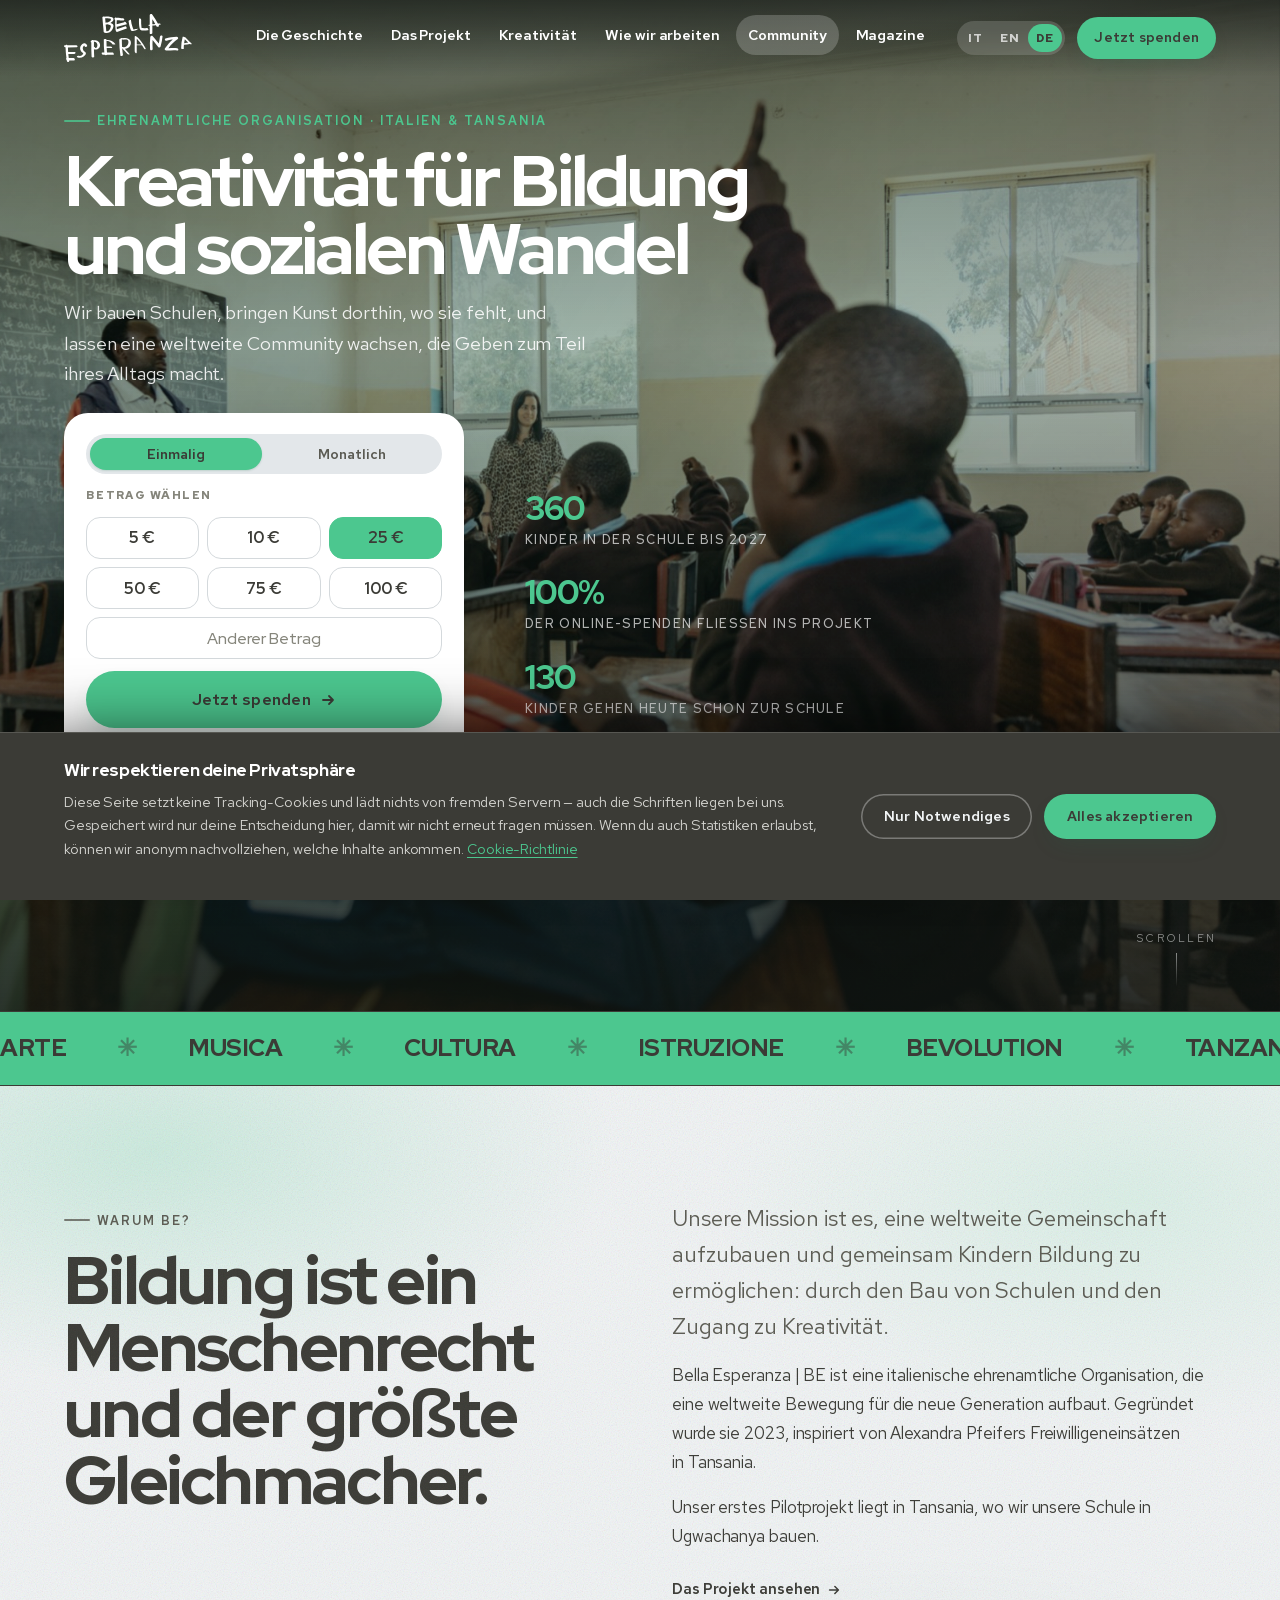
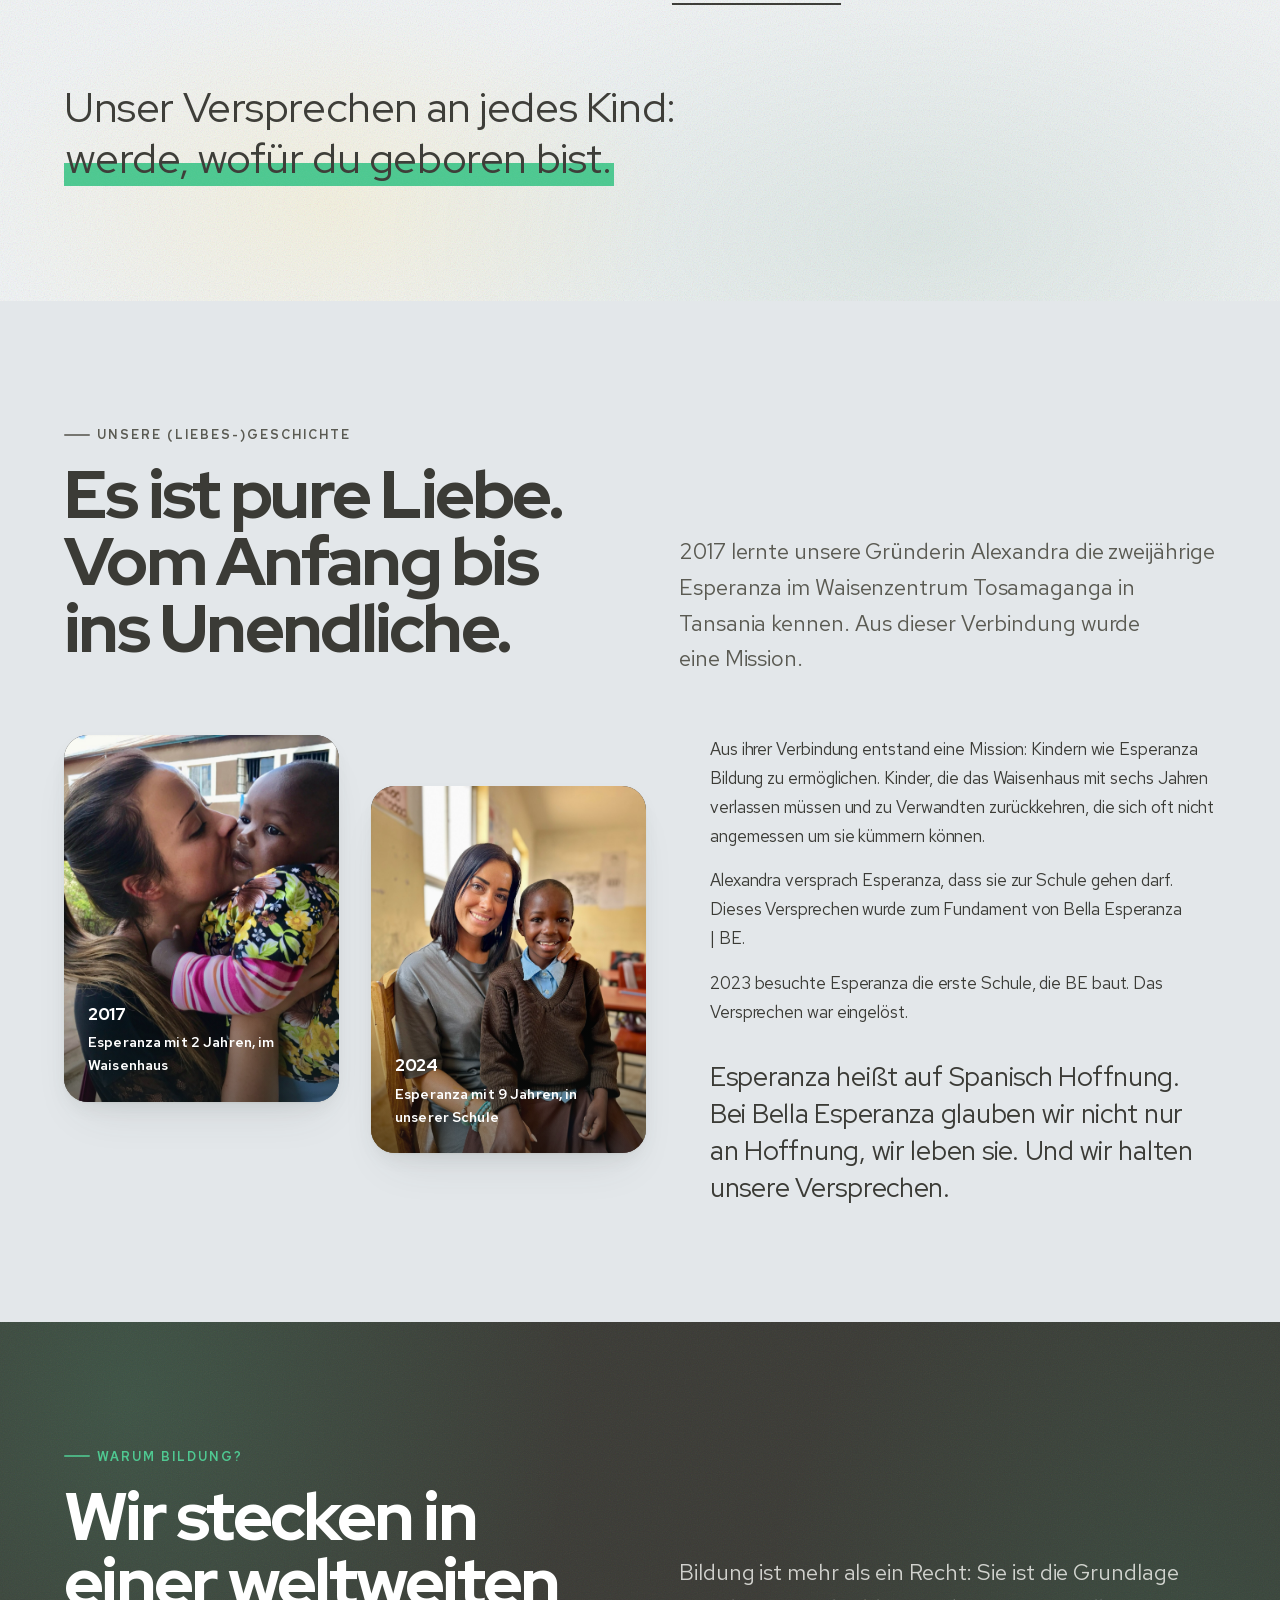
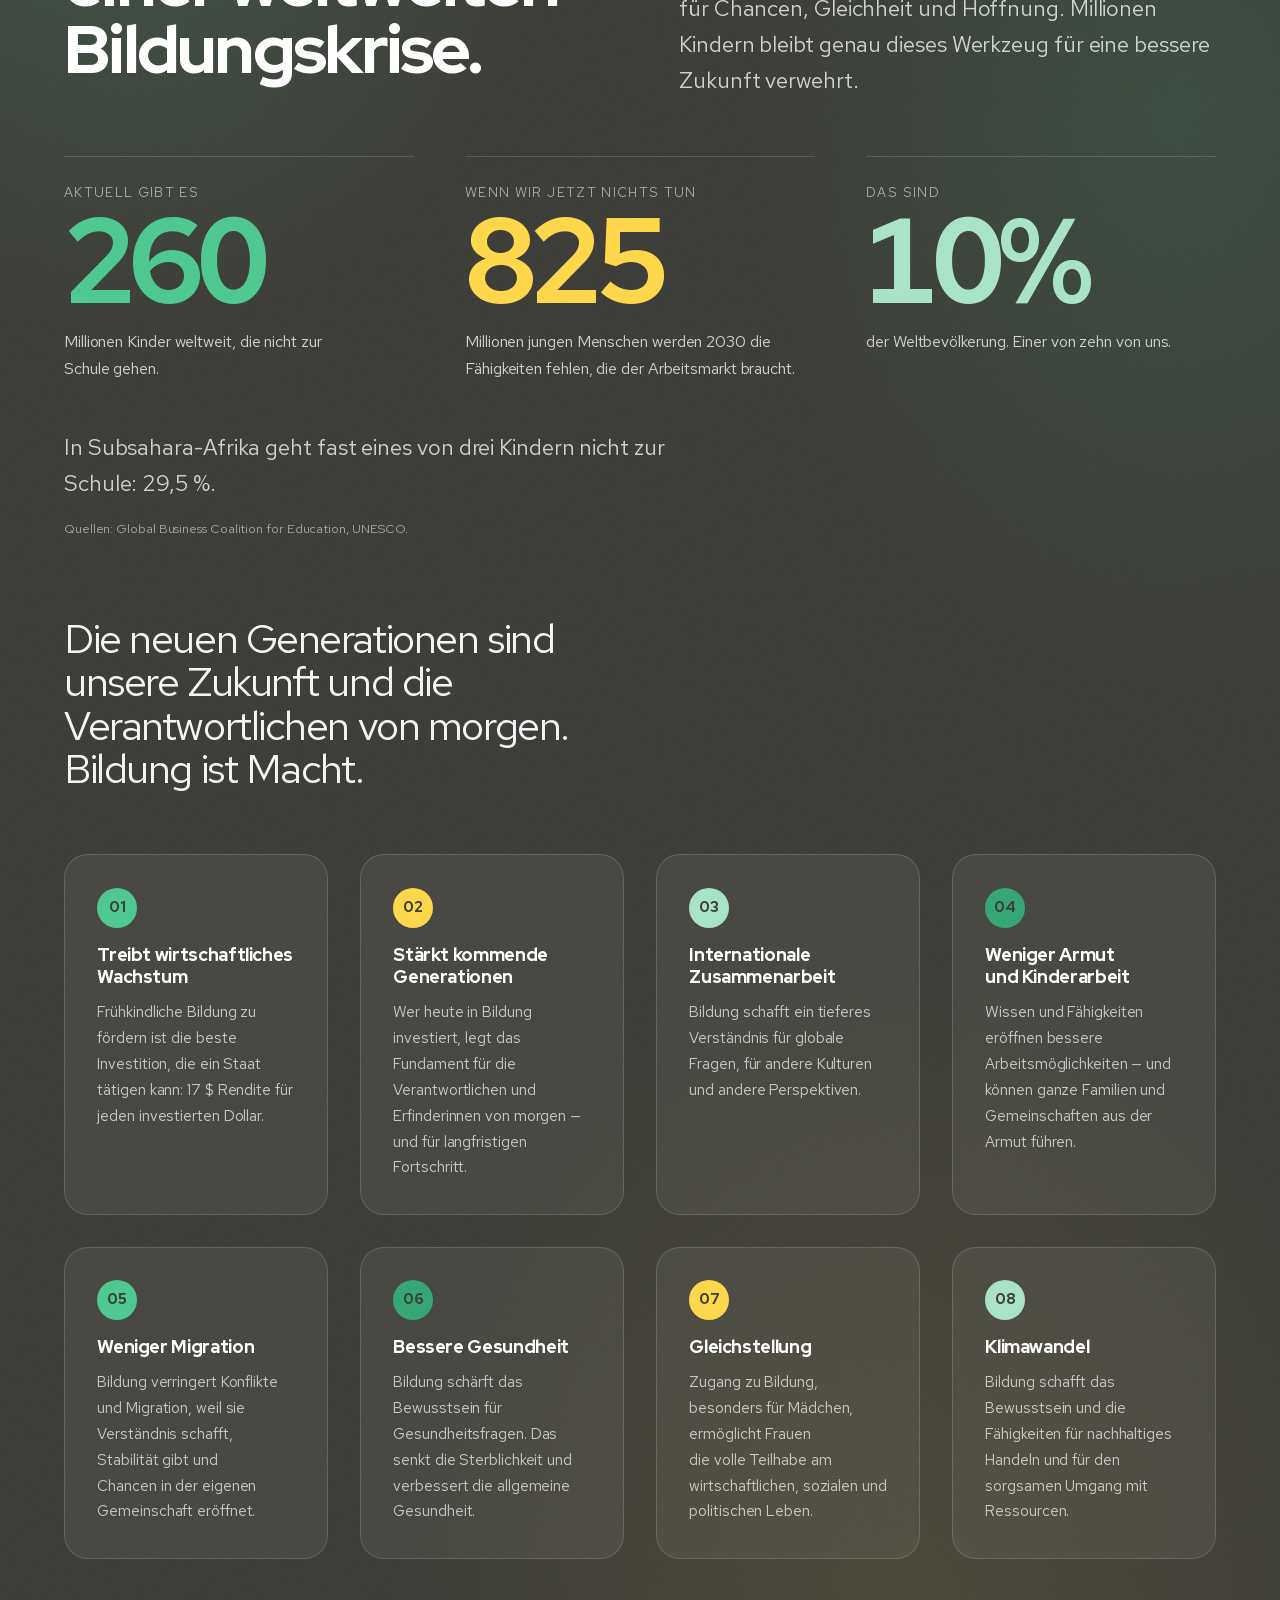
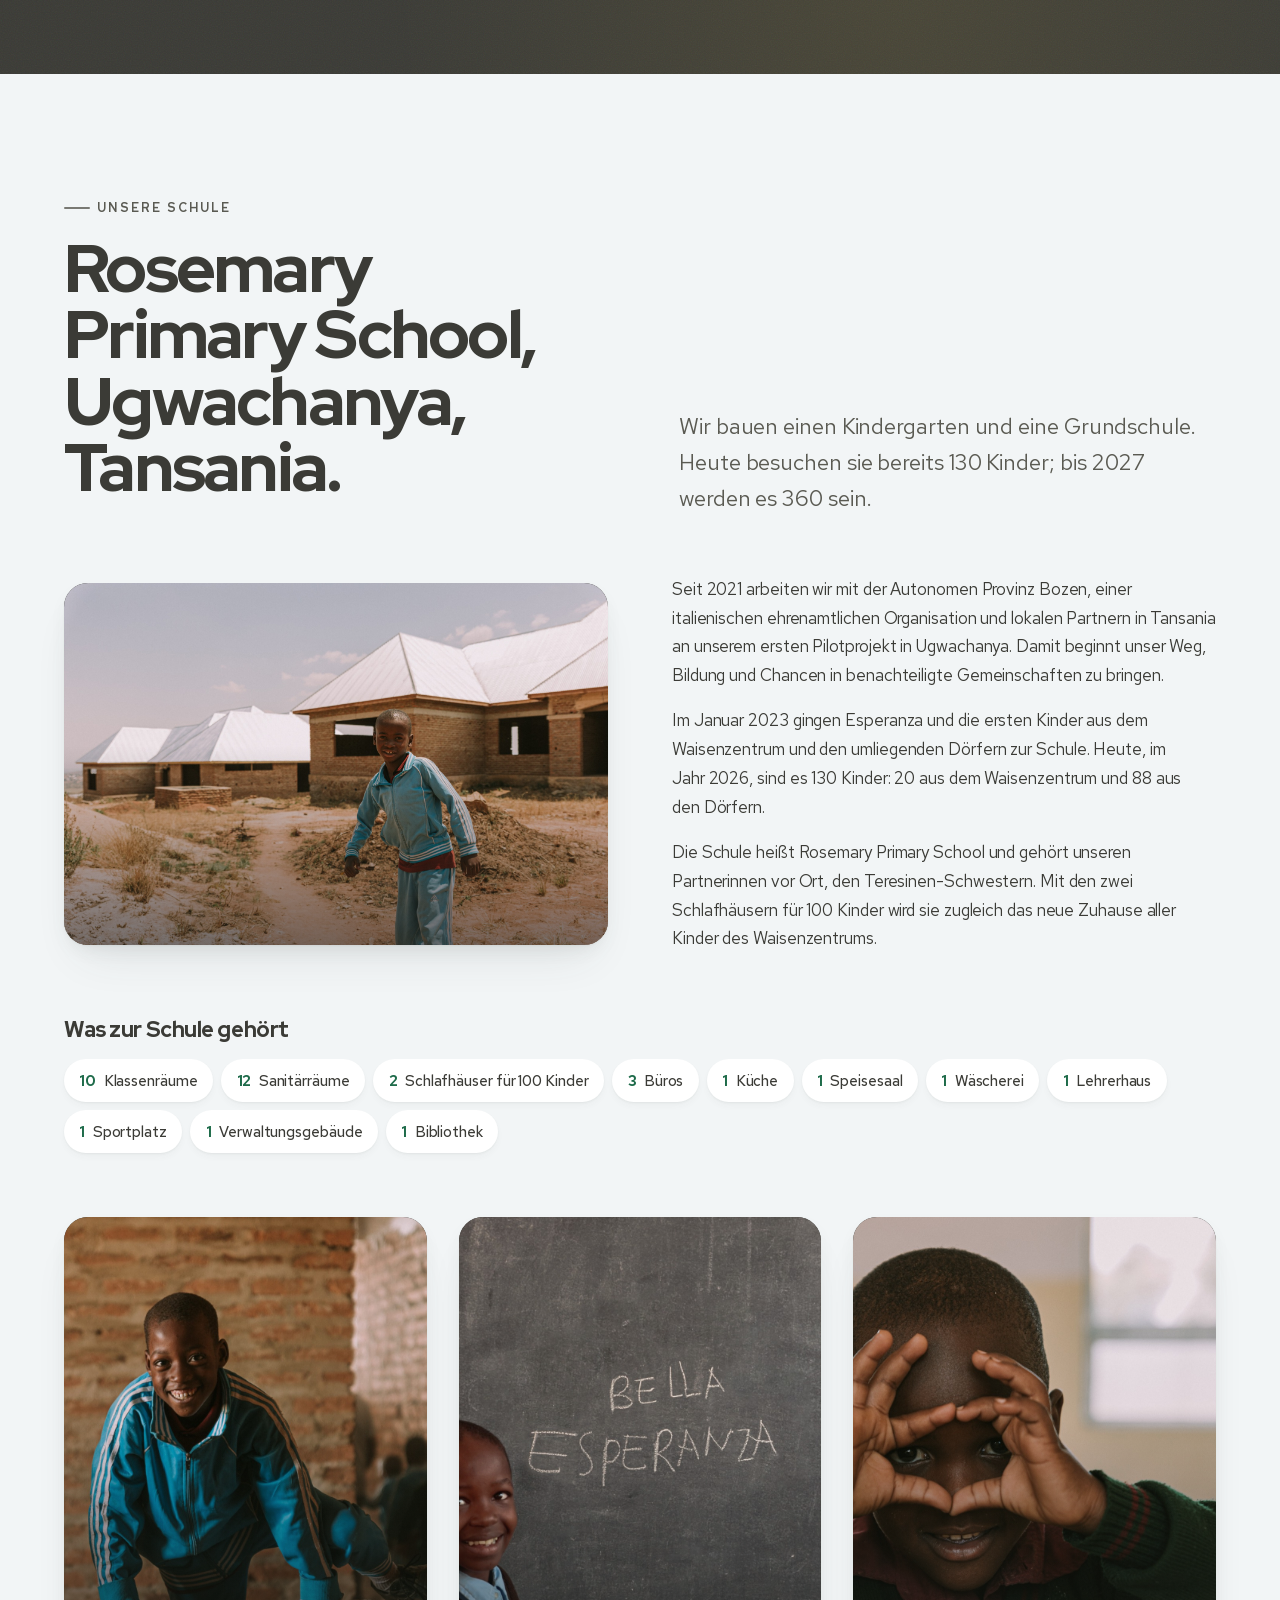
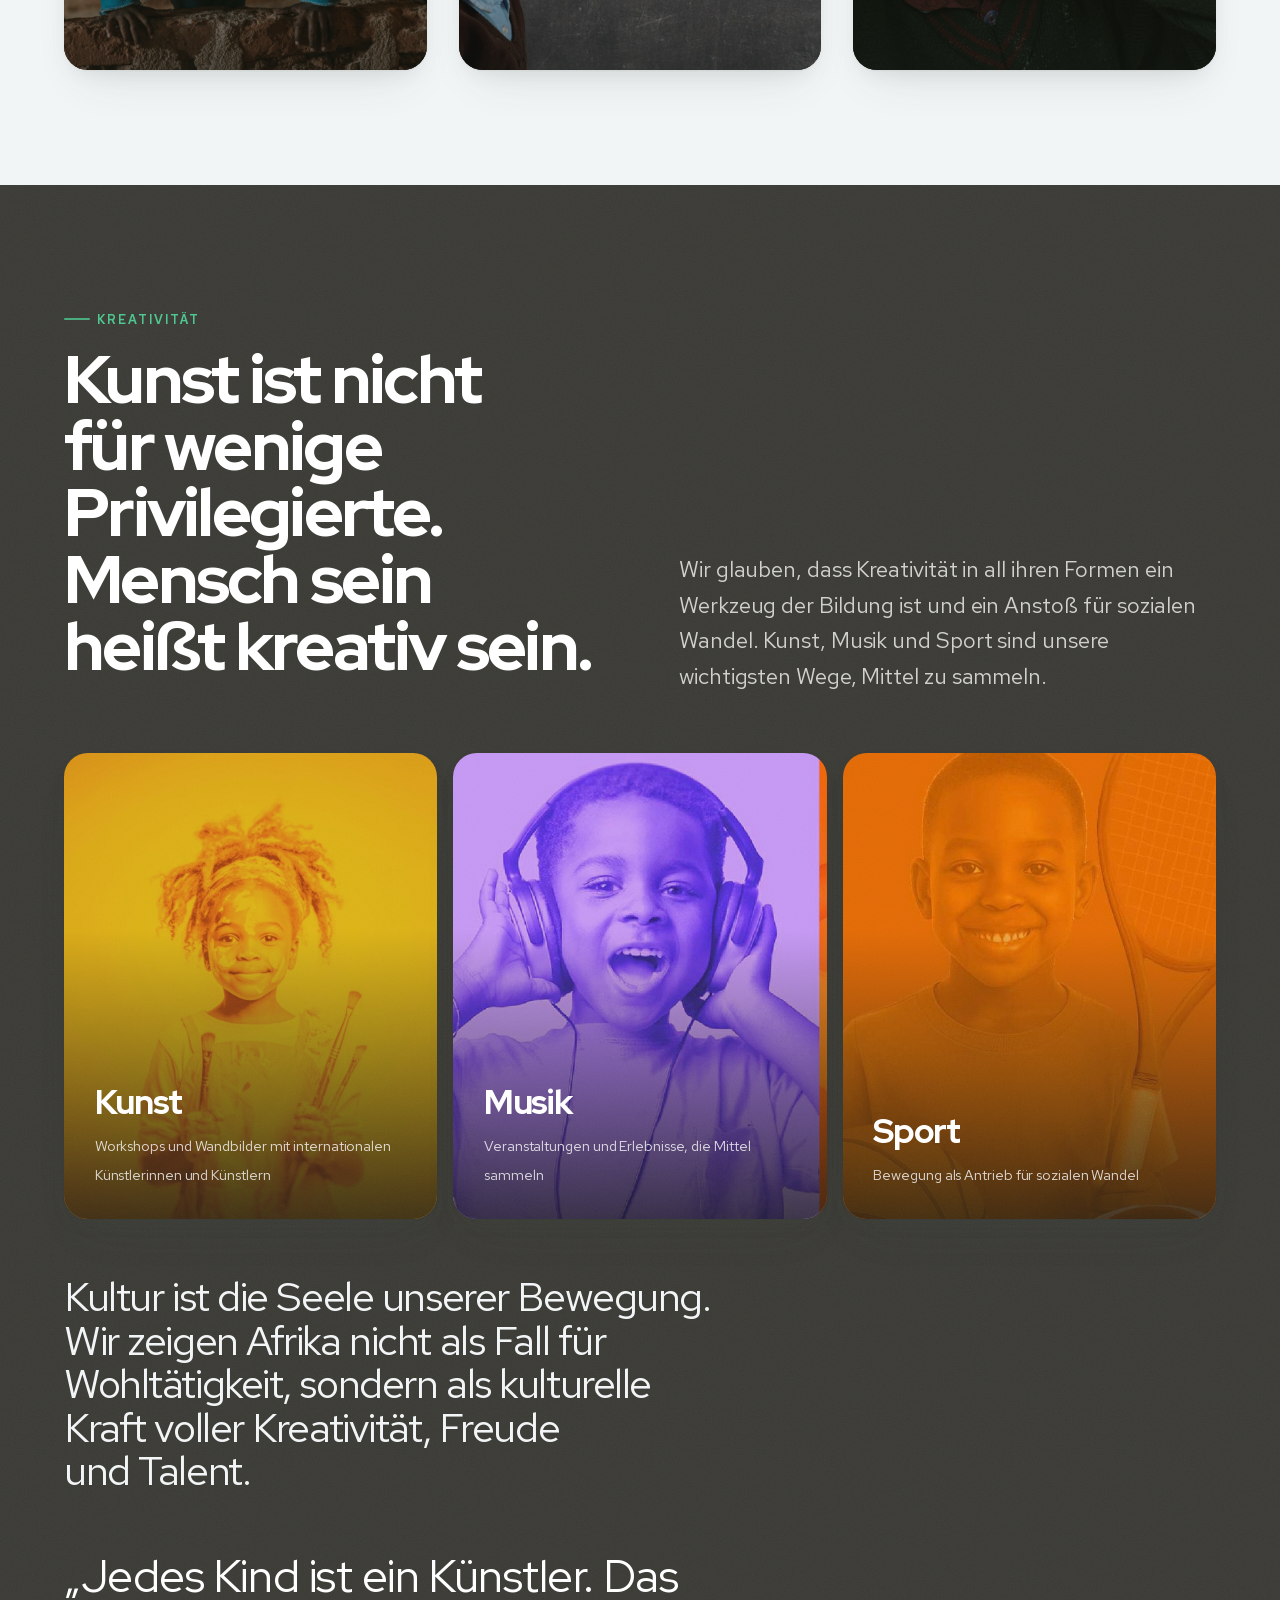
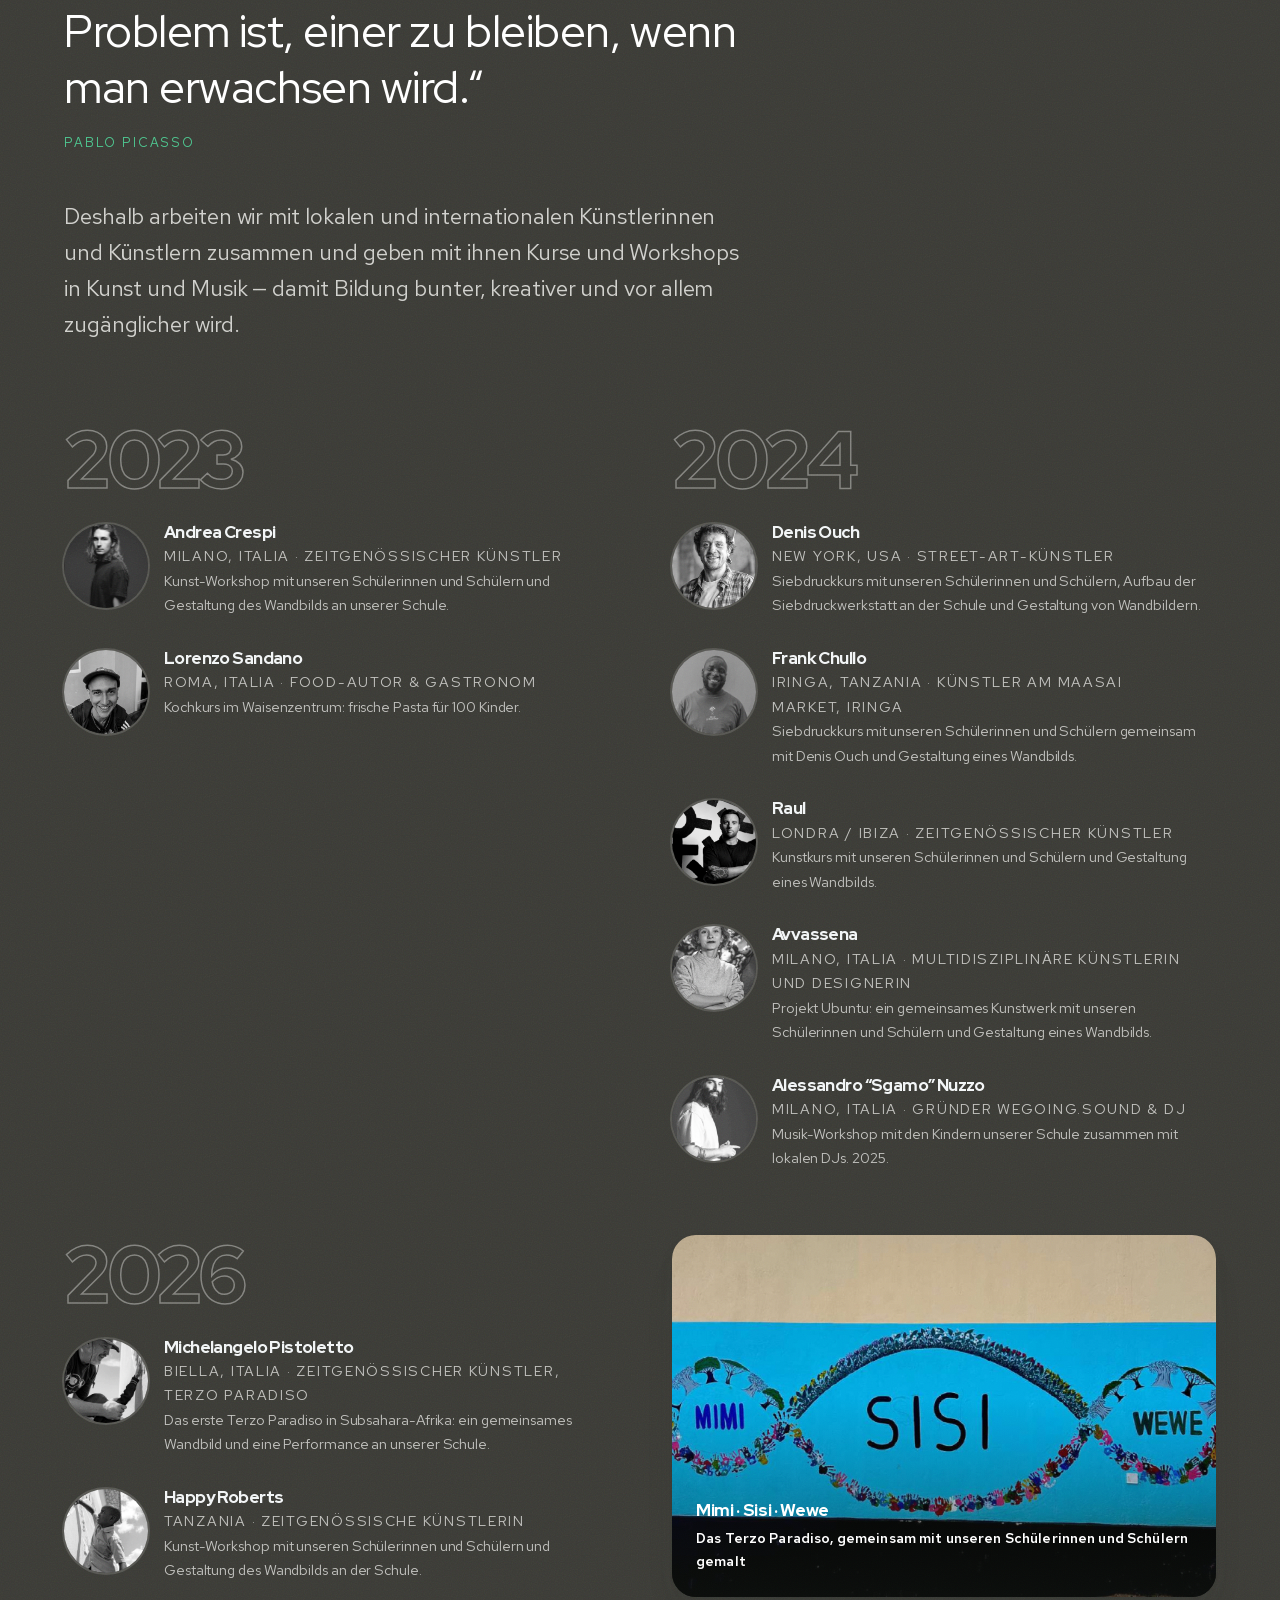
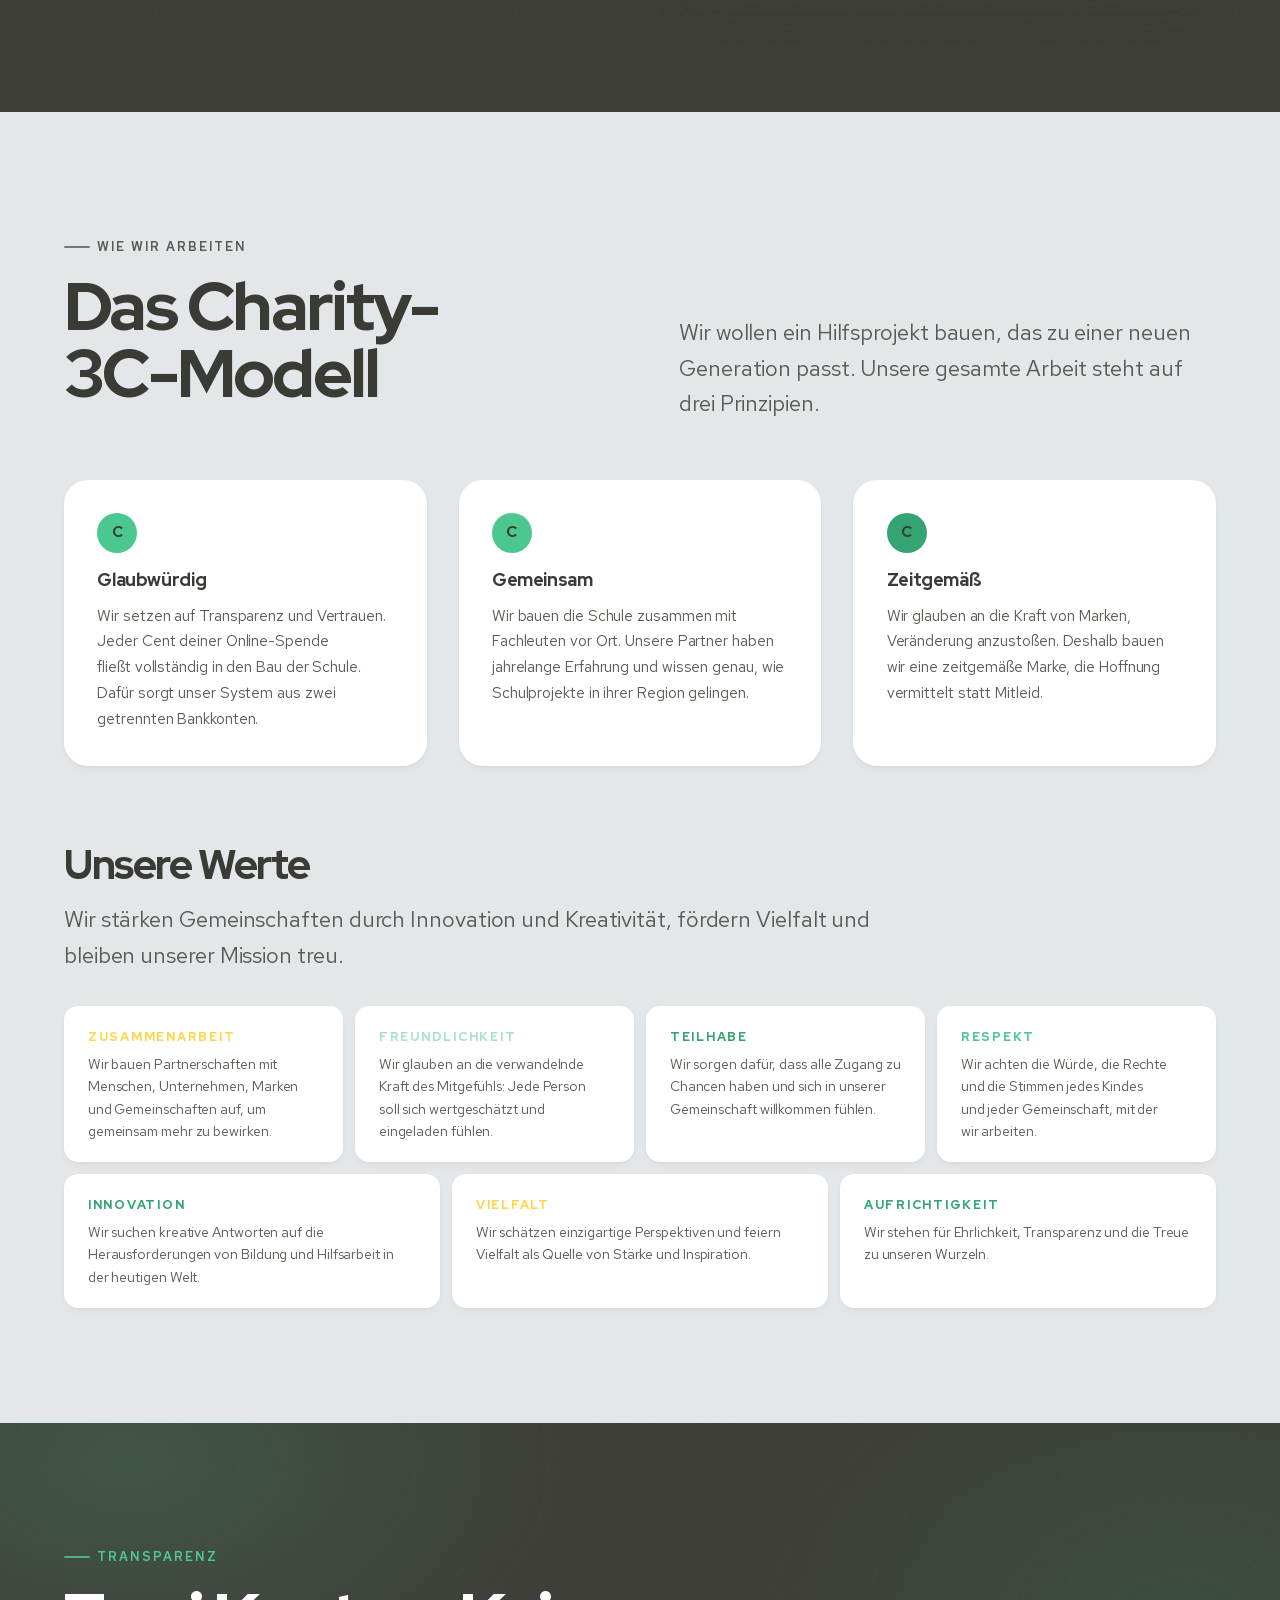
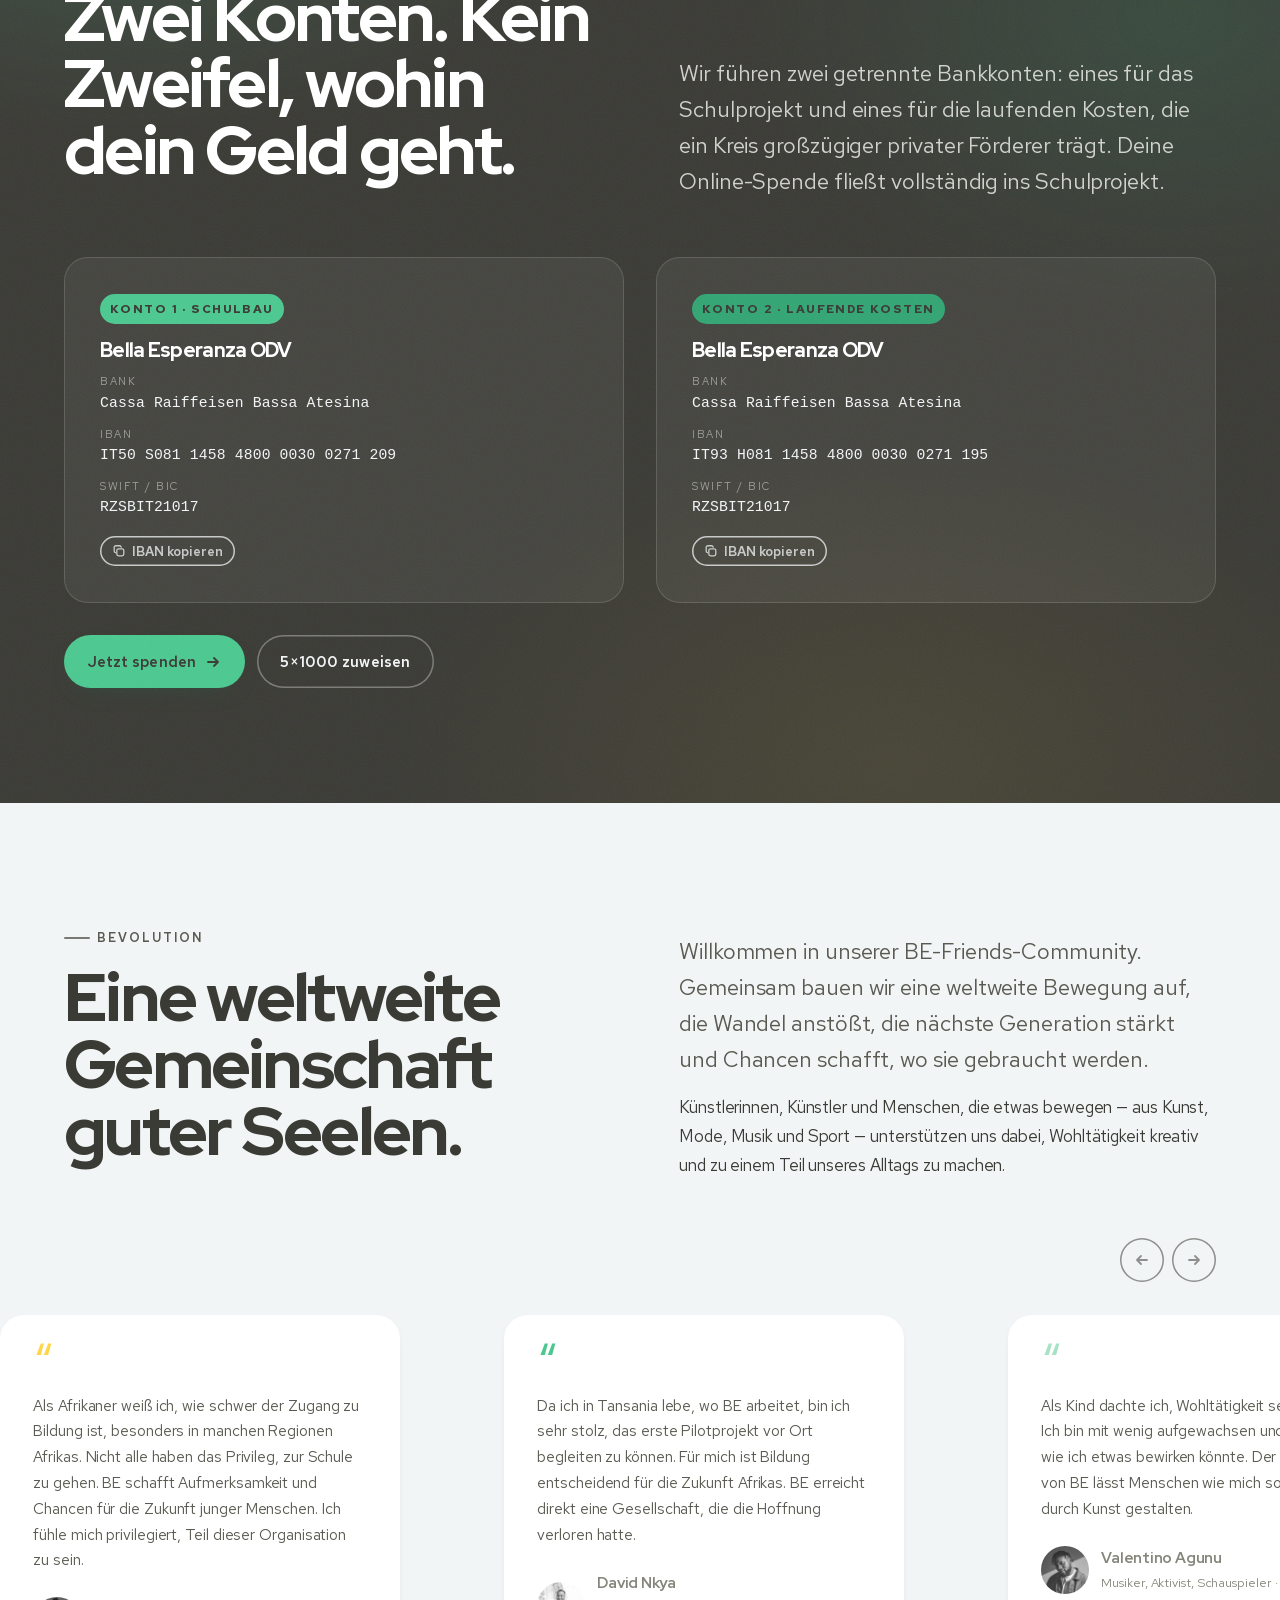
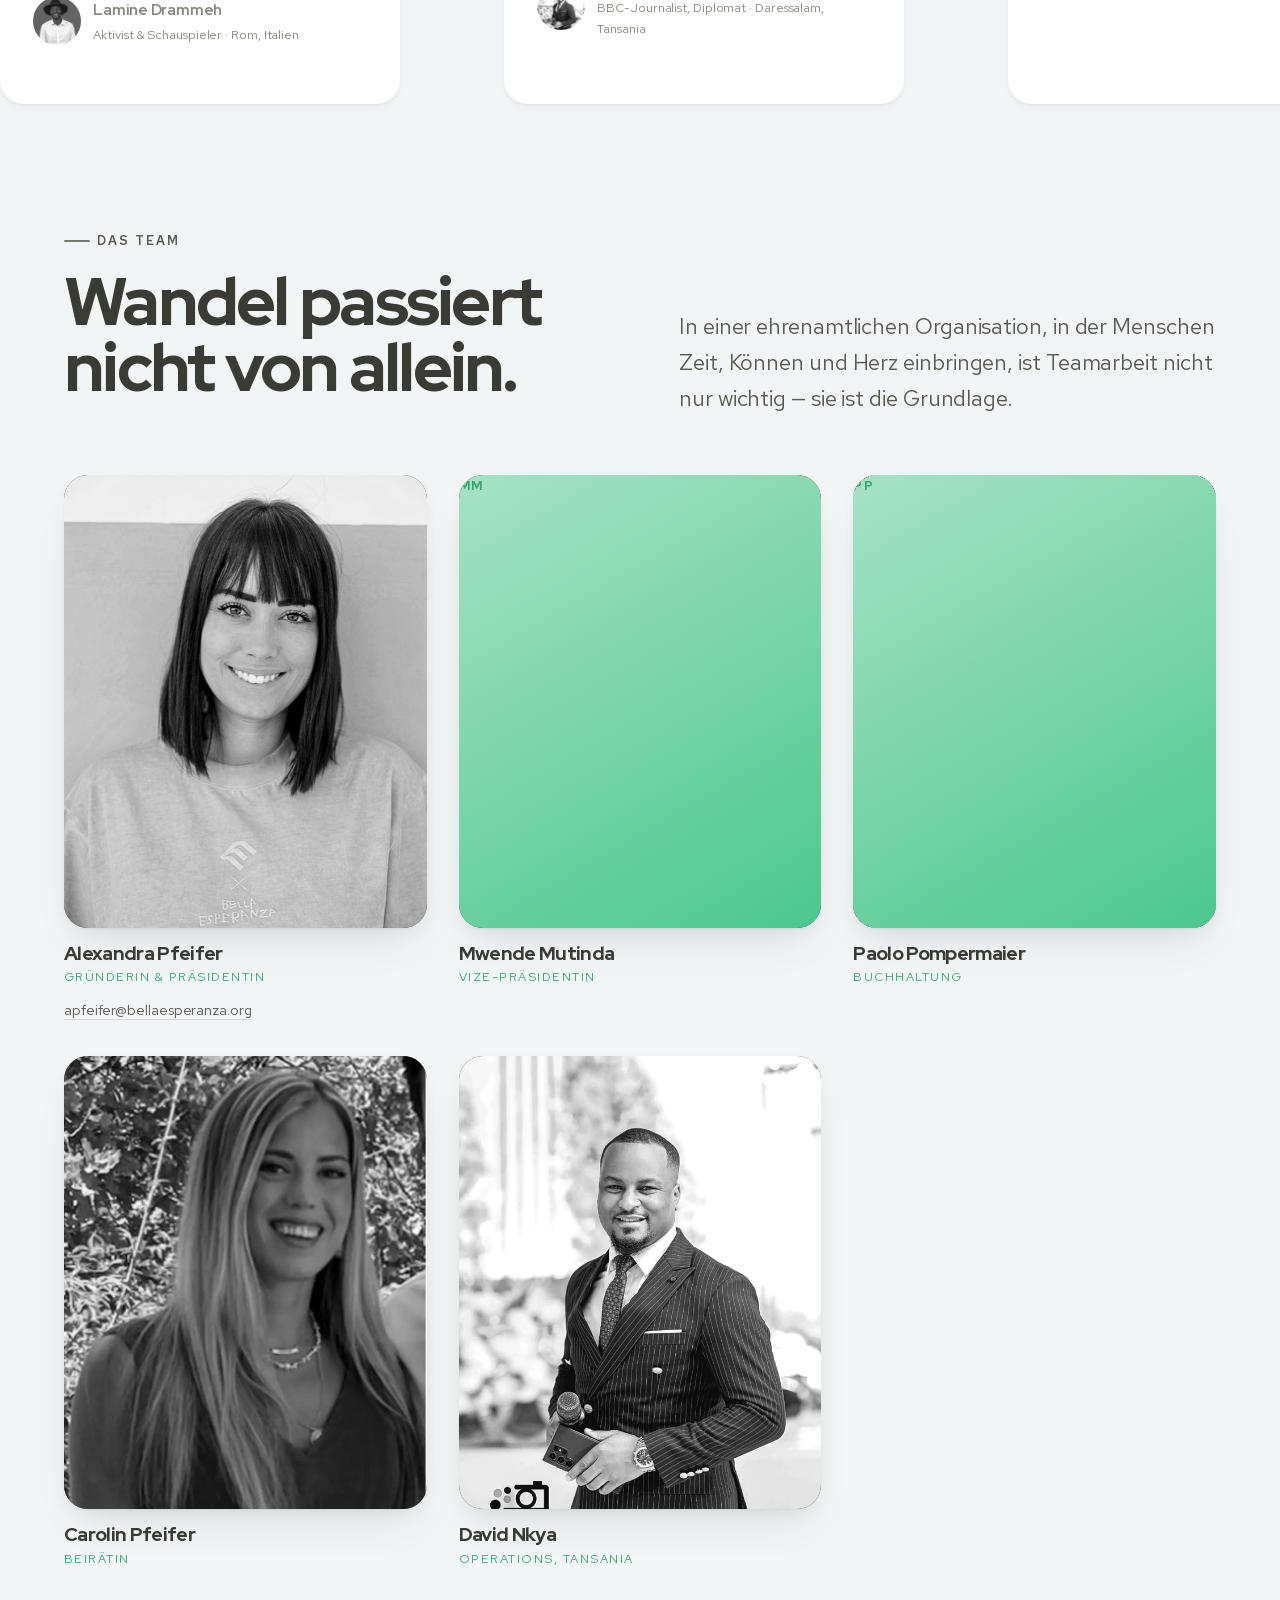
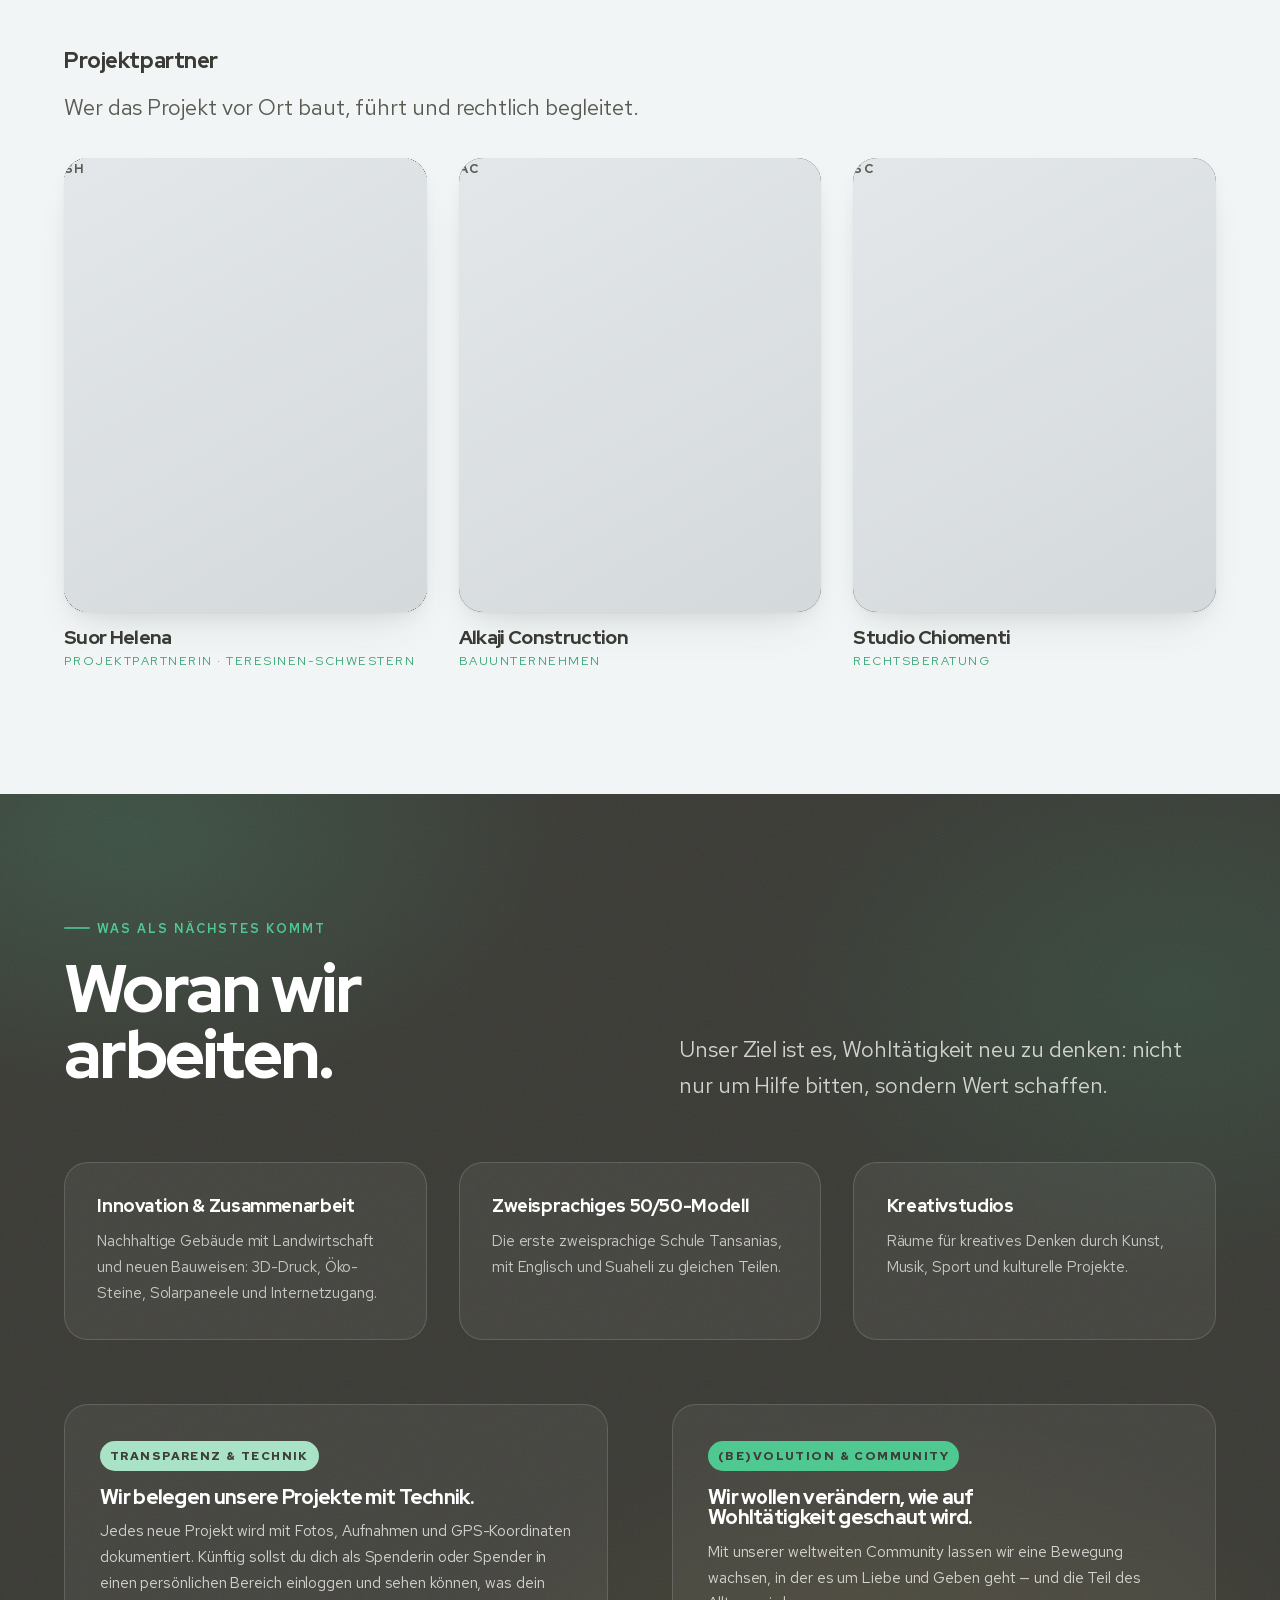
<file: de/index.html>
<!DOCTYPE html>
<html lang="de">
<head>
<!-- Automatisch erzeugt aus index.html + i18n/de.json (python3 build.py). Nicht direkt bearbeiten. -->
<meta charset="utf-8">
<meta name="viewport" content="width=device-width, initial-scale=1">
<title>Bella Esperanza | BE — Kreativität für Bildung und sozialen Wandel</title>
<meta name="description" content="Bella Esperanza | BE ist eine italienische ehrenamtliche Organisation, die Kindern Bildung ermöglicht: durch den Bau von Schulen und den Zugang zu Kreativität. Unser erstes Projekt ist eine Schule in Ugwachanya, Tansania, für 360 Kinder bis 2027.">
<link rel="canonical" href="https://www.bellaesperanza.org/de/">
<link rel="alternate" hreflang="it" href="https://www.bellaesperanza.org/">
<link rel="alternate" hreflang="en" href="https://www.bellaesperanza.org/en/">
<link rel="alternate" hreflang="de" href="https://www.bellaesperanza.org/de/">
<link rel="alternate" hreflang="x-default" href="https://www.bellaesperanza.org/">
<meta property="og:type" content="website">
<meta property="og:url" content="https://www.bellaesperanza.org/de/">
<meta property="og:title" content="Bella Esperanza | BE — Kreativität für Bildung und sozialen Wandel">
<meta property="og:description" content="Bella Esperanza | BE ist eine italienische ehrenamtliche Organisation, die Kindern Bildung ermöglicht: durch den Bau von Schulen und den Zugang zu Kreativität. Unser erstes Projekt ist eine Schule in Ugwachanya, Tansania, für 360 Kinder bis 2027.">
<meta property="og:image" content="https://www.bellaesperanza.org/assets/img/esperanza-board.jpg">
<meta property="og:locale" content="de_DE">
<meta property="og:locale:alternate" content="it_IT">
<meta name="theme-color" content="#3B3B36">
<link rel="icon" href="../assets/img/favicon.png" sizes="any">
<link rel="apple-touch-icon" href="../assets/img/favicon.png">

<link rel="preload" href="../assets/fonts/red-hat-display-latin.woff2" as="font" type="font/woff2" crossorigin>
<link rel="preload" href="../assets/fonts/red-hat-text-latin.woff2" as="font" type="font/woff2" crossorigin>
<script>
/* Gestaltungsvarianten aus der URL lesen: ?layout=right und ?corners=sharp.
   Steht inline im Kopf, damit die Seite nicht kurz falsch aufblitzt. */
(function () {
  try {
    var p = new URLSearchParams(location.search);
    var l = p.get('layout');
    if (l === 'right' || l === 'left') document.documentElement.dataset.layout = l;
    var c = p.get('corners');
    if (c === 'sharp' || c === 'round') document.documentElement.dataset.corners = c;
  } catch (e) {}
})();
</script>
<link rel="stylesheet" href="../assets/css/style.css">

<script type="application/ld+json">
{
  "@context": "https://schema.org",
  "@type": "NGO",
  "name": "Bella Esperanza ODV",
  "alternateName": "BE",
  "url": "https://www.bellaesperanza.org/",
  "logo": "https://www.bellaesperanza.org/assets/img/logo-dark.svg",
  "foundingDate": "2023",
  "email": "info@bellaesperanza.org",
  "address": {
    "@type": "PostalAddress",
    "streetAddress": "Via Nazario Sauro 14/A",
    "postalCode": "39055",
    "addressLocality": "Laives",
    "addressRegion": "BZ",
    "addressCountry": "IT"
  },
  "sameAs": [
    "https://www.instagram.com/bellaesperanzacharity/",
    "https://www.linkedin.com/company/bella-esperanza-odv/about/",
    "https://www.facebook.com/bellaesperanzacharity"
  ]
}
</script>
</head>

<body>
<a class="skip-link" href="#main">Zum Inhalt springen</a>

<!-- ============================================================ HEADER -->
<header class="site-header">
  <div class="header-inner">
    <a class="brand" href="#top" aria-label="Bella Esperanza — home">
      <img class="logo-light" src="../assets/img/logo-white.svg" alt="Bella Esperanza" width="128" height="48">
      <img class="logo-dark" src="../assets/img/logo-dark.svg" alt="Bella Esperanza" width="128" height="48">
    </a>

    <nav class="nav" aria-label="Principale">
      <ul class="nav-list">
        <li><a class="nav-link" href="#storia">Die Geschichte</a></li>
        <li><a class="nav-link" href="#progetto">Das Projekt</a></li>
        <li><a class="nav-link" href="#creativita">Kreativität</a></li>
        <li><a class="nav-link" href="#metodo">Wie wir arbeiten</a></li>
        <li><a class="nav-link" href="#community">Community</a></li>
        <li><a class="nav-link" href="magazine.html">Magazine</a></li>
      </ul>

      <div class="nav-tools">
        <div class="lang" role="group" aria-label="Lingua / Language">
          <a href="../index.html" hreflang="it" lang="it">IT</a>
          <a href="../en/index.html" hreflang="en" lang="en">EN</a>
          <span aria-current="true">DE</span>
        </div>
        <a class="btn btn--accent nav-cta" href="dona.html" data-dbox-open>Jetzt spenden</a>
        <button class="burger" type="button" aria-expanded="false" aria-controls="drawer" aria-label="Menu">
          <span></span>
        </button>
      </div>
    </nav>
  </div>
</header>

<!-- mobile drawer -->
<div class="drawer" id="drawer">
  <nav aria-label="Menu mobile">
    <ul>
      <li><a href="#storia">Die Geschichte</a></li>
      <li><a href="#progetto">Das Projekt</a></li>
      <li><a href="#creativita">Kreativität</a></li>
      <li><a href="#metodo">Wie wir arbeiten</a></li>
      <li><a href="#community">Community</a></li>
      <li><a href="magazine.html">Magazine</a></li>
    </ul>
  </nav>
  <a class="btn btn--accent btn--lg" href="dona.html" data-dbox-open>Jetzt spenden</a>
</div>

<main id="main">

<!-- ============================================================== HERO -->
<section class="hero" id="top">
  <div class="hero__media">
    <img src="../assets/img/tz-05.jpg" alt="Una classe della nostra scuola in Tanzania: un bambino alza la mano per rispondere" width="1800" height="1201" fetchpriority="high">
  </div>

  <div class="hero__inner wrap">
    <p class="eyebrow">Ehrenamtliche Organisation · Italien &amp; Tansania</p>
    <h1 class="display-xl">Kreativität für Bildung und sozialen Wandel</h1>
    <p class="lede">Wir bauen Schulen, bringen Kunst dorthin, wo sie fehlt, und lassen eine weltweite Community wachsen, die Geben zum Teil ihres Alltags macht.</p>

    <div class="hero__foot">
      <form class="give" data-give>
        <div class="give__toggle" role="group" aria-label="Frequenza">
          <button type="button" data-interval="" aria-pressed="true">Einmalig</button>
          <button type="button" data-interval="m" aria-pressed="false">Monatlich</button>
        </div>

        <p class="give__label">Betrag wählen</p>
        <div class="give__amounts">
          <button type="button" data-amount="5">5&nbsp;€</button>
          <button type="button" data-amount="10">10&nbsp;€</button>
          <button type="button" data-amount="25" aria-pressed="true">25&nbsp;€</button>
          <button type="button" data-amount="50">50&nbsp;€</button>
          <button type="button" data-amount="75">75&nbsp;€</button>
          <button type="button" data-amount="100">100&nbsp;€</button>
          <input class="give__custom" type="number" min="1" step="1" inputmode="numeric"
                 placeholder="Anderer Betrag" data-give-custom aria-label="Altro importo">
        </div>

        <button class="btn btn--accent btn--lg" type="submit">
          <span>Jetzt spenden</span>
          <svg class="arw" width="16" height="16" viewBox="0 0 16 16" fill="none" aria-hidden="true"><path d="M3 8h10M9 4l4 4-4 4" stroke="currentColor" stroke-width="1.8" stroke-linecap="round" stroke-linejoin="round"/></svg>
        </button>
        <p class="give__note">100 % fließen in den Schulbau. Sichere Zahlung über Donorbox.</p>
      </form>

      <div class="hero__stats">
        <div class="hero__stat">
          <b><span data-count="360">360</span></b>
          <span>Kinder in der Schule bis 2027</span>
        </div>
        <div class="hero__stat">
          <b><span data-count="100" data-suffix="%">100%</span></b>
          <span>der Online-Spenden fließen ins Projekt</span>
        </div>
        <div class="hero__stat">
          <b><span data-count="130">130</span></b>
          <span>Kinder gehen heute schon zur Schule</span>
        </div>
      </div>
    </div>
  </div>

  <a class="scroll-cue" href="#missione"><span>Scrollen</span><i></i></a>
</section>

<!-- =========================================================== MARQUEE -->
<div class="marquee" aria-hidden="true">
  <div class="marquee__track">
    <div class="marquee__group">
      <span>Arte</span><i>✳</i><span>Musica</span><i>✳</i><span>Cultura</span><i>✳</i>
      <span>Istruzione</span><i>✳</i><span>BEvolution</span><i>✳</i><span>Tanzania</span><i>✳</i>
    </div>
    <div class="marquee__group">
      <span>Arte</span><i>✳</i><span>Musica</span><i>✳</i><span>Cultura</span><i>✳</i>
      <span>Istruzione</span><i>✳</i><span>BEvolution</span><i>✳</i><span>Tanzania</span><i>✳</i>
    </div>
  </div>
</div>

<!-- ========================================================== MISSIONE -->
<section class="section mesh grain" id="missione">
  <div class="wrap">
    <div class="split split--top">
      <div data-reveal>
        <p class="eyebrow">Warum BE?</p>
        <h2 class="display-l">Bildung ist ein Menschenrecht und der größte Gleichmacher.</h2>
      </div>

      <div data-reveal style="--d:120ms">
        <p class="lede">Unsere Mission ist es, eine weltweite Gemeinschaft aufzubauen und gemeinsam Kindern Bildung zu ermöglichen: durch den Bau von Schulen und den Zugang zu Kreativität.</p>
        <p>Bella Esperanza | BE ist eine italienische ehrenamtliche Organisation, die eine weltweite Bewegung für die neue Generation aufbaut. Gegründet wurde sie 2023, inspiriert von Alexandra Pfeifers Freiwilligeneinsätzen in Tansania.</p>
        <p>Unser erstes Pilotprojekt liegt in Tansania, wo wir unsere Schule in Ugwachanya bauen.</p>
        <p style="margin-top:1.5rem"><a class="tlink" href="#progetto"><span>Das Projekt ansehen</span> <svg class="arw" width="14" height="14" viewBox="0 0 16 16" fill="none" aria-hidden="true"><path d="M3 8h10M9 4l4 4-4 4" stroke="currentColor" stroke-width="1.8" stroke-linecap="round" stroke-linejoin="round"/></svg></a></p>
      </div>
    </div>

    <p class="serif" style="margin-top:clamp(3rem,6vw,5rem);font-size:clamp(1.5rem,3.4vw,2.6rem);line-height:1.25;max-width:24ch" data-reveal>Unser Versprechen an jedes Kind: <span class="mark">werde, wofür du geboren bist.</span></p>
  </div>
</section>

<!-- ============================================================ STORIA -->
<section class="section section--paper2" id="storia">
  <div class="wrap">
    <div class="section-head">
      <div data-reveal>
        <p class="eyebrow">Unsere (Liebes-)Geschichte</p>
        <h2 class="display-l">Es ist pure Liebe. Vom Anfang bis ins Unendliche.</h2>
      </div>
      <p class="lede" data-reveal style="--d:100ms">2017 lernte unsere Gründerin Alexandra die zweijährige Esperanza im Waisenzentrum Tosamaganga in Tansania kennen. Aus dieser Verbindung wurde eine Mission.</p>
    </div>

    <div class="split split--top" style="grid-template-columns:minmax(0,1.15fr) minmax(0,1fr)">
      <div class="grid grid--2" data-reveal>
        <figure style="margin:0">
          <div class="frame ratio-3-4 frame--hover">
            <img src="../assets/img/story-02.jpg" alt="Alexandra Pfeifer con Esperanza in braccio, 2017" loading="lazy" width="900" height="1200">
            <figcaption class="frame__cap"><b>2017</b><span>Esperanza mit 2 Jahren, im Waisenhaus</span></figcaption>
          </div>
        </figure>
        <figure style="margin:0;margin-top:clamp(1.5rem,4vw,3.5rem)">
          <div class="frame ratio-3-4 frame--hover">
            <img src="../assets/img/story-03.jpg" alt="Alexandra Pfeifer con Esperanza in divisa scolastica, 2024" loading="lazy" width="900" height="1200">
            <figcaption class="frame__cap"><b>2024</b><span>Esperanza mit 9 Jahren, in unserer Schule</span></figcaption>
          </div>
        </figure>
      </div>

      <div data-reveal style="--d:140ms">
        <p>Aus ihrer Verbindung entstand eine Mission: Kindern wie Esperanza Bildung zu ermöglichen. Kinder, die das Waisenhaus mit sechs Jahren verlassen müssen und zu Verwandten zurückkehren, die sich oft nicht angemessen um sie kümmern können.</p>
        <p>Alexandra versprach Esperanza, dass sie zur Schule gehen darf. Dieses Versprechen wurde zum Fundament von Bella Esperanza | BE.</p>
        <p>2023 besuchte Esperanza die erste Schule, die BE baut. Das Versprechen war eingelöst.</p>
        <p class="serif" style="font-size:clamp(1.25rem,2.2vw,1.65rem);line-height:1.4;margin-top:2rem;color:var(--ink)">Esperanza heißt auf Spanisch Hoffnung. Bei Bella Esperanza glauben wir nicht nur an Hoffnung, wir leben sie. Und wir halten unsere Versprechen.</p>
      </div>
    </div>
  </div>
</section>

<!-- ========================================================== PROGETTO -->
<section class="section section--dark mesh grain" id="progetto">
  <div class="wrap">
    <div class="section-head">
      <div data-reveal>
        <p class="eyebrow">Warum Bildung?</p>
        <h2 class="display-l">Wir stecken in einer weltweiten Bildungskrise.</h2>
      </div>
      <p class="lede" data-reveal style="--d:100ms">Bildung ist mehr als ein Recht: Sie ist die Grundlage für Chancen, Gleichheit und Hoffnung. Millionen Kindern bleibt genau dieses Werkzeug für eine bessere Zukunft verwehrt.</p>
    </div>

    <div class="stat-row">
      <div class="stat" data-reveal>
        <p class="stat__pre">Aktuell gibt es</p>
        <span class="stat__val" data-count="260" style="--stat-color:var(--accent)">260</span>
        <p class="stat__post">Millionen Kinder weltweit, die nicht zur Schule gehen.</p>
      </div>
      <div class="stat" data-reveal style="--d:120ms">
        <p class="stat__pre">Wenn wir jetzt nichts tun</p>
        <span class="stat__val" data-count="825" style="--stat-color:var(--sun)">825</span>
        <p class="stat__post">Millionen jungen Menschen werden 2030 die Fähigkeiten fehlen, die der Arbeitsmarkt braucht.</p>
      </div>
      <div class="stat" data-reveal style="--d:240ms">
        <p class="stat__pre">Das sind</p>
        <span class="stat__val" data-count="10" data-suffix="%" style="--stat-color:var(--accent-soft)">10%</span>
        <p class="stat__post">der Weltbevölkerung. Einer von zehn von uns.</p>
      </div>
    </div>

    <p class="lede" style="margin-top:clamp(2rem,4vw,3rem);max-width:46ch" data-reveal>In Subsahara-Afrika geht fast eines von drei Kindern nicht zur Schule: 29,5 %.</p>
    <p class="form-note" style="margin-top:var(--s-3)" data-reveal>Quellen: Global Business Coalition for Education, UNESCO.</p>

    <p class="display-m" style="margin-top:clamp(3rem,6vw,5rem);max-width:20ch" data-reveal>Die neuen Generationen sind unsere Zukunft und die Verantwortlichen von morgen. Bildung ist Macht.</p>

    <div class="grid grid--4" style="margin-top:clamp(2.5rem,5vw,4rem)">
      <article class="card" data-reveal style="--card-accent:var(--accent)">
        <span class="card__num" style="--card-accent:var(--accent)">01</span>
        <h3>Treibt wirtschaftliches Wachstum</h3>
        <p>Frühkindliche Bildung zu fördern ist die beste Investition, die ein Staat tätigen kann: 17 $ Rendite für jeden investierten Dollar.</p>
      </article>
      <article class="card" data-reveal style="--d:80ms;--card-accent:var(--sun)">
        <span class="card__num" style="--card-accent:var(--sun)">02</span>
        <h3>Stärkt kommende Generationen</h3>
        <p>Wer heute in Bildung investiert, legt das Fundament für die Verantwortlichen und Erfinderinnen von morgen — und für langfristigen Fortschritt.</p>
      </article>
      <article class="card" data-reveal style="--d:160ms;--card-accent:var(--accent-soft)">
        <span class="card__num" style="--card-accent:var(--accent-soft)">03</span>
        <h3>Internationale Zusammenarbeit</h3>
        <p>Bildung schafft ein tieferes Verständnis für globale Fragen, für andere Kulturen und andere Perspektiven.</p>
      </article>
      <article class="card" data-reveal style="--d:240ms;--card-accent:var(--accent-d)">
        <span class="card__num" style="--card-accent:var(--accent-d)">04</span>
        <h3>Weniger Armut und Kinderarbeit</h3>
        <p>Wissen und Fähigkeiten eröffnen bessere Arbeitsmöglichkeiten — und können ganze Familien und Gemeinschaften aus der Armut führen.</p>
      </article>
      <article class="card" data-reveal style="--card-accent:var(--accent)">
        <span class="card__num" style="--card-accent:var(--accent)">05</span>
        <h3>Weniger Migration</h3>
        <p>Bildung verringert Konflikte und Migration, weil sie Verständnis schafft, Stabilität gibt und Chancen in der eigenen Gemeinschaft eröffnet.</p>
      </article>
      <article class="card" data-reveal style="--d:80ms;--card-accent:var(--accent-d)">
        <span class="card__num" style="--card-accent:var(--accent-d)">06</span>
        <h3>Bessere Gesundheit</h3>
        <p>Bildung schärft das Bewusstsein für Gesundheitsfragen. Das senkt die Sterblichkeit und verbessert die allgemeine Gesundheit.</p>
      </article>
      <article class="card" data-reveal style="--d:160ms;--card-accent:var(--sun)">
        <span class="card__num" style="--card-accent:var(--sun)">07</span>
        <h3>Gleichstellung</h3>
        <p>Zugang zu Bildung, besonders für Mädchen, ermöglicht Frauen die volle Teilhabe am wirtschaftlichen, sozialen und politischen Leben.</p>
      </article>
      <article class="card" data-reveal style="--d:240ms;--card-accent:var(--accent-soft)">
        <span class="card__num" style="--card-accent:var(--accent-soft)">08</span>
        <h3>Klimawandel</h3>
        <p>Bildung schafft das Bewusstsein und die Fähigkeiten für nachhaltiges Handeln und für den sorgsamen Umgang mit Ressourcen.</p>
      </article>
    </div>
  </div>
</section>

<!-- ============================================================ SCUOLA -->
<section class="section" id="scuola">
  <div class="wrap">
    <div class="section-head">
      <div data-reveal>
        <p class="eyebrow">Unsere Schule</p>
        <h2 class="display-l">Rosemary Primary School, Ugwachanya, Tansania.</h2>
      </div>
      <p class="lede" data-reveal style="--d:100ms">Wir bauen einen Kindergarten und eine Grundschule. Heute besuchen sie bereits 130 Kinder; bis 2027 werden es 360 sein.</p>
    </div>

    <div class="split" style="margin-bottom:clamp(2.5rem,5vw,4rem)">
      <div class="frame ratio-3-2 frame--hover" data-reveal>
        <img src="../assets/img/school-01.jpg" alt="Un bambino davanti agli edifici della scuola in costruzione a Ugwachanya" loading="lazy" width="1800" height="1200">
      </div>
      <div data-reveal style="--d:120ms">
        <p>Seit 2021 arbeiten wir mit der Autonomen Provinz Bozen, einer italienischen ehrenamtlichen Organisation und lokalen Partnern in Tansania an unserem ersten Pilotprojekt in Ugwachanya. Damit beginnt unser Weg, Bildung und Chancen in benachteiligte Gemeinschaften zu bringen.</p>
        <p>Im Januar 2023 gingen Esperanza und die ersten Kinder aus dem Waisenzentrum und den umliegenden Dörfern zur Schule. Heute, im Jahr 2026, sind es 130 Kinder: 20 aus dem Waisenzentrum und 88 aus den Dörfern.</p>
        <p>Die Schule heißt Rosemary Primary School und gehört unseren Partnerinnen vor Ort, den Teresinen-Schwestern. Mit den zwei Schlafhäusern für 100 Kinder wird sie zugleich das neue Zuhause aller Kinder des Waisenzentrums.</p>
      </div>
    </div>

    <h3 class="display-s" data-reveal>Was zur Schule gehört</h3>
    <ul class="facilities" data-reveal>
      <li><b>10</b> <span>Klassenräume</span></li>
      <li><b>12</b> <span>Sanitärräume</span></li>
      <li><b>2</b> <span>Schlafhäuser für 100 Kinder</span></li>
      <li><b>3</b> <span>Büros</span></li>
      <li><b>1</b> <span>Küche</span></li>
      <li><b>1</b> <span>Speisesaal</span></li>
      <li><b>1</b> <span>Wäscherei</span></li>
      <li><b>1</b> <span>Lehrerhaus</span></li>
      <li><b>1</b> <span>Sportplatz</span></li>
      <li><b>1</b> <span>Verwaltungsgebäude</span></li>
      <li><b>1</b> <span>Bibliothek</span></li>
    </ul>

    <div class="grid grid--3" style="margin-top:clamp(2.5rem,5vw,4rem)">
      <div class="frame ratio-4-5 frame--hover" data-reveal>
        <img src="../assets/img/school-02.jpg" alt="Un ragazzo sorride affacciato da una finestra della scuola in costruzione" loading="lazy" width="1200" height="1500">
      </div>
      <div class="frame ratio-4-5 frame--hover" data-reveal style="--d:100ms">
        <img src="../assets/img/esperanza-board.jpg" alt="Un bambino sorride davanti a una lavagna su cui è scritto “Bella Esperanza”" loading="lazy" width="1200" height="1500">
      </div>
      <div class="frame ratio-4-5 frame--hover" data-reveal style="--d:200ms">
        <img src="../assets/img/school-05.jpg" alt="Un bambino forma un cuore con le mani" loading="lazy" width="1200" height="1500">
      </div>
    </div>
  </div>
</section>

<!-- ======================================================= CREATIVITÀ -->
<section class="section section--dark grain" id="creativita">
  <div class="wrap">
    <div class="section-head">
      <div data-reveal>
        <p class="eyebrow">Kreativität</p>
        <h2 class="display-l">Kunst ist nicht für wenige Privilegierte. Mensch sein heißt kreativ sein.</h2>
      </div>
      <p class="lede" data-reveal style="--d:100ms">Wir glauben, dass Kreativität in all ihren Formen ein Werkzeug der Bildung ist und ein Anstoß für sozialen Wandel. Kunst, Musik und Sport sind unsere wichtigsten Wege, Mittel zu sammeln.</p>
    </div>

    <div class="pillars">
      <article class="pillar" data-reveal>
        <img src="../assets/img/pillar-art.jpg" alt="Una bambina con pennelli in mano" loading="lazy" width="1200" height="1500">
        <div class="pillar__label"><b>Kunst</b><span>Workshops und Wandbilder mit internationalen Künstlerinnen und Künstlern</span></div>
      </article>
      <article class="pillar" data-reveal style="--d:110ms">
        <img src="../assets/img/pillar-music.jpg" alt="Un bambino ascolta la musica" loading="lazy" width="592" height="1115">
        <div class="pillar__label"><b>Musik</b><span>Veranstaltungen und Erlebnisse, die Mittel sammeln</span></div>
      </article>
      <article class="pillar" data-reveal style="--d:220ms">
        <img src="../assets/img/pillar-sport.jpg" alt="Un bambino con racchetta e palloni" loading="lazy" width="549" height="1071">
        <div class="pillar__label"><b>Sport</b><span>Bewegung als Antrieb für sozialen Wandel</span></div>
      </article>
    </div>

    <p class="display-m" style="margin-top:clamp(2.5rem,5vw,3.5rem);max-width:26ch" data-reveal>Kultur ist die Seele unserer Bewegung. Wir zeigen Afrika nicht als Fall für Wohltätigkeit, sondern als kulturelle Kraft voller Kreativität, Freude und Talent.</p>

    <blockquote class="serif" style="margin:clamp(2.5rem,5vw,3.5rem) 0 0;font-size:clamp(1.5rem,3.6vw,2.8rem);line-height:1.24;max-width:24ch;color:var(--white)" data-reveal>
      <span>„Jedes Kind ist ein Künstler. Das Problem ist, einer zu bleiben, wenn man erwachsen wird.“</span>
      <footer style="font-family:'Red Hat Text',sans-serif;font-style:normal;font-size:.82rem;letter-spacing:.14em;text-transform:uppercase;color:var(--accent);margin-top:1.25rem">Pablo Picasso</footer>
    </blockquote>

    <p class="lede" style="margin-top:clamp(2rem,4vw,3rem);max-width:52ch" data-reveal>Deshalb arbeiten wir mit lokalen und internationalen Künstlerinnen und Künstlern zusammen und geben mit ihnen Kurse und Workshops in Kunst und Musik — damit Bildung bunter, kreativer und vor allem zugänglicher wird.</p>

    <!-- artists -->
    <div class="split split--top" style="margin-top:clamp(3rem,6vw,5rem)">
      <div data-reveal>
        <p class="tl-year">2023</p>
        <div class="grid" style="gap:var(--s-6)">
          <div class="artist">
            <div class="artist__ph"><img src="../assets/img/artist-andrea.jpg" alt="Andrea Crespi" loading="lazy" width="200" height="200"></div>
            <div>
              <h4>Andrea Crespi</h4>
              <p class="artist__meta">Milano, Italia · <span>Zeitgenössischer Künstler</span></p>
              <p>Kunst-Workshop mit unseren Schülerinnen und Schülern und Gestaltung des Wandbilds an unserer Schule.</p>
            </div>
          </div>
          <div class="artist">
            <div class="artist__ph"><img src="../assets/img/artist-lorenzo.jpg" alt="Lorenzo Sandano" loading="lazy" width="200" height="200"></div>
            <div>
              <h4>Lorenzo Sandano</h4>
              <p class="artist__meta">Roma, Italia · <span>Food-Autor &amp; Gastronom</span></p>
              <p>Kochkurs im Waisenzentrum: frische Pasta für 100 Kinder.</p>
            </div>
          </div>
        </div>
      </div>

      <div data-reveal style="--d:140ms">
        <p class="tl-year">2024</p>
        <div class="grid" style="gap:var(--s-6)">
          <div class="artist">
            <div class="artist__ph"><img src="../assets/img/artist-denis.jpg" alt="Denis Ouch" loading="lazy" width="200" height="200"></div>
            <div>
              <h4>Denis Ouch</h4>
              <p class="artist__meta">New York, USA · <span>Street-Art-Künstler</span></p>
              <p>Siebdruckkurs mit unseren Schülerinnen und Schülern, Aufbau der Siebdruckwerkstatt an der Schule und Gestaltung von Wandbildern.</p>
            </div>
          </div>
          <div class="artist">
            <div class="artist__ph"><img src="../assets/img/artist-franky.jpg" alt="Franky" loading="lazy" width="200" height="200"></div>
            <div>
              <h4>Frank Chullo</h4>
              <p class="artist__meta">Iringa, Tanzania · <span>Künstler am Maasai Market, Iringa</span></p>
              <p>Siebdruckkurs mit unseren Schülerinnen und Schülern gemeinsam mit Denis Ouch und Gestaltung eines Wandbilds.</p>
            </div>
          </div>
          <div class="artist">
            <div class="artist__ph"><img src="../assets/img/artist-raul.jpg" alt="Raul" loading="lazy" width="200" height="200"></div>
            <div>
              <h4>Raul</h4>
              <p class="artist__meta">Londra / Ibiza · <span>Zeitgenössischer Künstler</span></p>
              <p>Kunstkurs mit unseren Schülerinnen und Schülern und Gestaltung eines Wandbilds.</p>
            </div>
          </div>
          <div class="artist">
            <div class="artist__ph"><img src="../assets/img/artist-avvassena.jpg" alt="Avvassena" loading="lazy" width="200" height="200"></div>
            <div>
              <h4>Avvassena</h4>
              <p class="artist__meta">Milano, Italia · <span>Multidisziplinäre Künstlerin und Designerin</span></p>
              <p>Projekt Ubuntu: ein gemeinsames Kunstwerk mit unseren Schülerinnen und Schülern und Gestaltung eines Wandbilds.</p>
            </div>
          </div>
          <div class="artist">
            <div class="artist__ph"><img src="../assets/img/artist-sgamo.jpg" alt="Alessandro „Sgamo“ Nuzzo" loading="lazy" width="200" height="200"></div>
            <div>
              <h4>Alessandro “Sgamo” Nuzzo</h4>
              <p class="artist__meta">Milano, Italia · <span>Gründer wegoing.sound &amp; DJ</span></p>
              <p>Musik-Workshop mit den Kindern unserer Schule zusammen mit lokalen DJs. 2025.</p>
            </div>
          </div>
        </div>
      </div>
    </div>

    <div class="split split--top" style="margin-top:clamp(2.5rem,5vw,4rem)">
      <div data-reveal>
        <p class="tl-year">2026</p>
        <div class="grid" style="gap:var(--s-6)">
          <div class="artist">
            <div class="artist__ph"><img src="../assets/img/mag-pistoletto.jpg" alt="Michelangelo Pistoletto" loading="lazy" width="200" height="200"></div>
            <div>
              <h4>Michelangelo Pistoletto</h4>
              <p class="artist__meta">Biella, Italia · <span>Zeitgenössischer Künstler, Terzo Paradiso</span></p>
              <p>Das erste Terzo Paradiso in Subsahara-Afrika: ein gemeinsames Wandbild und eine Performance an unserer Schule.</p>
            </div>
          </div>
          <div class="artist">
            <div class="artist__ph"><img src="../assets/img/mural-boy.jpg" alt="" loading="lazy" width="200" height="200"></div>
            <div>
              <h4>Happy Roberts</h4>
              <p class="artist__meta">Tanzania · <span>Zeitgenössische Künstlerin</span></p>
              <p>Kunst-Workshop mit unseren Schülerinnen und Schülern und Gestaltung des Wandbilds an der Schule.</p>
            </div>
          </div>
        </div>
      </div>

      <div class="frame ratio-3-2 frame--hover" data-reveal style="--d:140ms">
        <img src="../assets/img/mural-sisi.jpg" alt="Il murales „Mimi Sisi Wewe“ alla nostra scuola" loading="lazy" width="1600" height="909">
        <figcaption class="frame__cap"><b>Mimi · Sisi · Wewe</b><span>Das Terzo Paradiso, gemeinsam mit unseren Schülerinnen und Schülern gemalt</span></figcaption>
      </div>
    </div>
  </div>
</section>

<!-- ============================================================ METODO -->
<section class="section section--paper2" id="metodo">
  <div class="wrap">
    <div class="section-head">
      <div data-reveal>
        <p class="eyebrow">Wie wir arbeiten</p>
        <h2 class="display-l">Das Charity-3C-Modell</h2>
      </div>
      <p class="lede" data-reveal style="--d:100ms">Wir wollen ein Hilfsprojekt bauen, das zu einer neuen Generation passt. Unsere gesamte Arbeit steht auf drei Prinzipien.</p>
    </div>

    <div class="grid grid--3">
      <article class="card" data-reveal style="--card-accent:var(--accent)">
        <span class="card__num" style="--card-accent:var(--accent)">C</span>
        <h3>Glaubwürdig</h3>
        <p>Wir setzen auf Transparenz und Vertrauen. Jeder Cent deiner Online-Spende fließt vollständig in den Bau der Schule. Dafür sorgt unser System aus zwei getrennten Bankkonten.</p>
      </article>
      <article class="card" data-reveal style="--d:110ms;--card-accent:var(--accent)">
        <span class="card__num" style="--card-accent:var(--accent)">C</span>
        <h3>Gemeinsam</h3>
        <p>Wir bauen die Schule zusammen mit Fachleuten vor Ort. Unsere Partner haben jahrelange Erfahrung und wissen genau, wie Schulprojekte in ihrer Region gelingen.</p>
      </article>
      <article class="card" data-reveal style="--d:220ms;--card-accent:var(--accent-d)">
        <span class="card__num" style="--card-accent:var(--accent-d)">C</span>
        <h3>Zeitgemäß</h3>
        <p>Wir glauben an die Kraft von Marken, Veränderung anzustoßen. Deshalb bauen wir eine zeitgemäße Marke, die Hoffnung vermittelt statt Mitleid.</p>
      </article>
    </div>

    <!-- values -->
    <div style="margin-top:clamp(3rem,6vw,5rem)">
      <h3 class="display-m" data-reveal>Unsere Werte</h3>
      <p class="lede" style="margin-bottom:var(--s-6)" data-reveal>Wir stärken Gemeinschaften durch Innovation und Kreativität, fördern Vielfalt und bleiben unserer Mission treu.</p>
      <div class="values" data-reveal>
        <div class="value" style="--v-accent:var(--sun)"><b>Zusammenarbeit</b><p>Wir bauen Partnerschaften mit Menschen, Unternehmen, Marken und Gemeinschaften auf, um gemeinsam mehr zu bewirken.</p></div>
        <div class="value" style="--v-accent:var(--accent-soft)"><b>Freundlichkeit</b><p>Wir glauben an die verwandelnde Kraft des Mitgefühls: Jede Person soll sich wertgeschätzt und eingeladen fühlen.</p></div>
        <div class="value" style="--v-accent:var(--accent-d)"><b>Teilhabe</b><p>Wir sorgen dafür, dass alle Zugang zu Chancen haben und sich in unserer Gemeinschaft willkommen fühlen.</p></div>
        <div class="value" style="--v-accent:var(--accent)"><b>Respekt</b><p>Wir achten die Würde, die Rechte und die Stimmen jedes Kindes und jeder Gemeinschaft, mit der wir arbeiten.</p></div>
        <div class="value" style="--v-accent:var(--accent-d)"><b>Innovation</b><p>Wir suchen kreative Antworten auf die Herausforderungen von Bildung und Hilfsarbeit in der heutigen Welt.</p></div>
        <div class="value" style="--v-accent:var(--sun)"><b>Vielfalt</b><p>Wir schätzen einzigartige Perspektiven und feiern Vielfalt als Quelle von Stärke und Inspiration.</p></div>
        <div class="value" style="--v-accent:var(--accent-d)"><b>Aufrichtigkeit</b><p>Wir stehen für Ehrlichkeit, Transparenz und die Treue zu unseren Wurzeln.</p></div>
      </div>
    </div>
  </div>
</section>

<!-- ===================================================== TRASPARENZA -->
<section class="section section--dark mesh grain" id="trasparenza">
  <div class="wrap">
    <div class="section-head">
      <div data-reveal>
        <p class="eyebrow">Transparenz</p>
        <h2 class="display-l">Zwei Konten. Kein Zweifel, wohin dein Geld geht.</h2>
      </div>
      <p class="lede" data-reveal style="--d:100ms">Wir führen zwei getrennte Bankkonten: eines für das Schulprojekt und eines für die laufenden Kosten, die ein Kreis großzügiger privater Förderer trägt. Deine Online-Spende fließt vollständig ins Schulprojekt.</p>
    </div>

    <div class="grid grid--2">
      <div class="acct" data-reveal style="--acct-accent:var(--accent)">
        <span class="acct__tag" style="--acct-accent:var(--accent)">Konto 1 · Schulbau</span>
        <h3>Bella Esperanza ODV</h3>
        <dl>
          <div><dt>Bank</dt><dd>Cassa Raiffeisen Bassa Atesina</dd></div>
          <div><dt>IBAN</dt><dd>IT50 S081 1458 4800 0030 0271 209</dd></div>
          <div><dt>SWIFT / BIC</dt><dd>RZSBIT21017</dd></div>
        </dl>
        <button class="copy-btn" type="button" data-copy="IT50S0811458480000300271209">
          <svg width="14" height="14" viewBox="0 0 16 16" fill="none" aria-hidden="true"><rect x="5.5" y="5.5" width="8" height="8" rx="2" stroke="currentColor" stroke-width="1.5"/><path d="M10.5 3.5A2 2 0 0 0 8.5 2H4.5a2 2 0 0 0-2 2v4a2 2 0 0 0 1.5 1.94" stroke="currentColor" stroke-width="1.5" stroke-linecap="round"/></svg>
          <span class="copy-label" data-idle="IBAN kopieren" data-done="Kopiert!">IBAN kopieren</span>
        </button>
      </div>

      <div class="acct" data-reveal style="--d:120ms;--acct-accent:var(--accent-d)">
        <span class="acct__tag" style="--acct-accent:var(--accent-d)">Konto 2 · Laufende Kosten</span>
        <h3>Bella Esperanza ODV</h3>
        <dl>
          <div><dt>Bank</dt><dd>Cassa Raiffeisen Bassa Atesina</dd></div>
          <div><dt>IBAN</dt><dd>IT93 H081 1458 4800 0030 0271 195</dd></div>
          <div><dt>SWIFT / BIC</dt><dd>RZSBIT21017</dd></div>
        </dl>
        <button class="copy-btn" type="button" data-copy="IT93H0811458480000300271195">
          <svg width="14" height="14" viewBox="0 0 16 16" fill="none" aria-hidden="true"><rect x="5.5" y="5.5" width="8" height="8" rx="2" stroke="currentColor" stroke-width="1.5"/><path d="M10.5 3.5A2 2 0 0 0 8.5 2H4.5a2 2 0 0 0-2 2v4a2 2 0 0 0 1.5 1.94" stroke="currentColor" stroke-width="1.5" stroke-linecap="round"/></svg>
          <span class="copy-label" data-idle="IBAN kopieren" data-done="Kopiert!">IBAN kopieren</span>
        </button>
      </div>
    </div>

    <p class="btn-row" style="margin-top:var(--s-6)" data-reveal>
      <a class="btn btn--accent" href="dona.html">
        <span>Jetzt spenden</span>
        <svg class="arw" width="16" height="16" viewBox="0 0 16 16" fill="none" aria-hidden="true"><path d="M3 8h10M9 4l4 4-4 4" stroke="currentColor" stroke-width="1.8" stroke-linecap="round" stroke-linejoin="round"/></svg>
      </a>
      <a class="btn btn--ghost" href="dona.html#cinquepermille">5×1000 zuweisen</a>
    </p>
  </div>
</section>

<!-- ========================================================= COMMUNITY -->
<section class="section" id="community">
  <div class="wrap">
    <div class="section-head">
      <div data-reveal>
        <p class="eyebrow">BEvolution</p>
        <h2 class="display-l">Eine weltweite Gemeinschaft guter Seelen.</h2>
      </div>
      <div data-reveal style="--d:100ms">
        <p class="lede">Willkommen in unserer BE-Friends-Community. Gemeinsam bauen wir eine weltweite Bewegung auf, die Wandel anstößt, die nächste Generation stärkt und Chancen schafft, wo sie gebraucht werden.</p>
        <p>Künstlerinnen, Künstler und Menschen, die etwas bewegen — aus Kunst, Mode, Musik und Sport — unterstützen uns dabei, Wohltätigkeit kreativ und zu einem Teil unseres Alltags zu machen.</p>
      </div>
    </div>

    <div style="display:flex;justify-content:flex-end;margin-bottom:var(--s-4)" data-reveal>
      <div class="rail-nav" data-rail-nav="friends">
        <button type="button" data-dir="-1" aria-label="Precedente"><svg width="16" height="16" viewBox="0 0 16 16" fill="none" aria-hidden="true"><path d="M13 8H3M7 4L3 8l4 4" stroke="currentColor" stroke-width="1.8" stroke-linecap="round" stroke-linejoin="round"/></svg></button>
        <button type="button" data-dir="1" aria-label="Successivo"><svg width="16" height="16" viewBox="0 0 16 16" fill="none" aria-hidden="true"><path d="M3 8h10M9 4l4 4-4 4" stroke="currentColor" stroke-width="1.8" stroke-linecap="round" stroke-linejoin="round"/></svg></button>
      </div>
    </div>

    <div class="rail" data-rail="friends">
      <figure class="quote" style="--q-accent:var(--sun)">
        <div class="quote__mark" aria-hidden="true">“</div>
        <blockquote style="margin:0"><p>Als Afrikaner weiß ich, wie schwer der Zugang zu Bildung ist, besonders in manchen Regionen Afrikas. Nicht alle haben das Privileg, zur Schule zu gehen. BE schafft Aufmerksamkeit und Chancen für die Zukunft junger Menschen. Ich fühle mich privilegiert, Teil dieser Organisation zu sein.</p></blockquote>
        <figcaption class="quote__by">
          <img src="../assets/img/friend-lamine.jpg" alt="" loading="lazy" width="96" height="96">
          <span><b>Lamine Drammeh</b><span>Aktivist &amp; Schauspieler · Rom, Italien</span></span>
        </figcaption>
      </figure>

      <figure class="quote" style="--q-accent:var(--accent)">
        <div class="quote__mark" aria-hidden="true">“</div>
        <blockquote style="margin:0"><p>Da ich in Tansania lebe, wo BE arbeitet, bin ich sehr stolz, das erste Pilotprojekt vor Ort begleiten zu können. Für mich ist Bildung entscheidend für die Zukunft Afrikas. BE erreicht direkt eine Gesellschaft, die die Hoffnung verloren hatte.</p></blockquote>
        <figcaption class="quote__by">
          <img src="../assets/img/friend-david.jpg" alt="" loading="lazy" width="96" height="96">
          <span><b>David Nkya</b><span>BBC-Journalist, Diplomat · Daressalam, Tansania</span></span>
        </figcaption>
      </figure>

      <figure class="quote" style="--q-accent:var(--accent-soft)">
        <div class="quote__mark" aria-hidden="true">“</div>
        <blockquote style="margin:0"><p>Als Kind dachte ich, Wohltätigkeit sei nur Geld. Ich bin mit wenig aufgewachsen und sah nicht, wie ich etwas bewirken könnte. Der neue Ansatz von BE lässt Menschen wie mich sozialen Wandel durch Kunst gestalten.</p></blockquote>
        <figcaption class="quote__by">
          <img src="../assets/img/friend-valentino.jpg" alt="" loading="lazy" width="96" height="96">
          <span><b>Valentino Agunu</b><span>Musiker, Aktivist, Schauspieler · Mailand, Italien</span></span>
        </figcaption>
      </figure>

      <figure class="quote" style="--q-accent:var(--accent-d)">
        <div class="quote__mark" aria-hidden="true">“</div>
        <blockquote style="margin:0"><p>BE baut ein weltweites Netzwerk von Fachleuten auf und bringt Aktive zusammen. Wer die Welt schneller verändern will, braucht enge Zusammenarbeit von Unternehmen, Organisationen und öffentlicher Hand. Es ist spannend, Teil einer Bewegung zu sein, in der Kunst die Zusammenarbeit rund um Bildung stiftet.</p></blockquote>
        <figcaption class="quote__by">
          <img src="../assets/img/friend-arto.jpg" alt="" loading="lazy" width="96" height="96">
          <span><b>Arto Sivonen</b><span>CEO Mandag · Helsinki, Finnland</span></span>
        </figcaption>
      </figure>

      <figure class="quote" style="--q-accent:var(--accent-d)">
        <div class="quote__mark" aria-hidden="true">“</div>
        <blockquote style="margin:0"><p>Mir ist wichtig, etwas zurückzugeben, und mit BE kann ich sozialen Wandel mitgestalten. Durch BE habe ich schon viele großartige Menschen getroffen, die sich wie ich dieser Mission angeschlossen haben, ohne etwas dafür zu verlangen.</p></blockquote>
        <figcaption class="quote__by">
          <img src="../assets/img/friend-arnold.jpg" alt="" loading="lazy" width="96" height="96">
          <span><b>Arnold Cardaropoli</b><span>Content Creator · Reggio Emilia, Italien</span></span>
        </figcaption>
      </figure>

      <figure class="quote" style="--q-accent:var(--accent)">
        <div class="quote__mark" aria-hidden="true">“</div>
        <blockquote style="margin:0"><p>Bildung ist ein absolut zentrales Thema, wenn man an die Zukunft Afrikas denkt — und für mich ist Afrika die Zukunft. BE ist neu, frisch und aufregend, gemacht von Menschen, die etwas begeistert, das ich im NGO-Bereich so noch nie gesehen habe. Ich bin sehr dankbar, dabei zu sein.</p></blockquote>
        <figcaption class="quote__by">
          <img src="../assets/img/friend-jenna.jpg" alt="" loading="lazy" width="96" height="96">
          <span><b>Jenna Vehviläinen</b><span>Journalistin für Menschenrechte · Rom, Italien</span></span>
        </figcaption>
      </figure>
    </div>

    <!-- team -->
    <div style="margin-top:clamp(3rem,6vw,5rem)">
      <div class="section-head">
        <div data-reveal>
          <p class="eyebrow">Das Team</p>
          <h2 class="display-l">Wandel passiert nicht von allein.</h2>
        </div>
        <p class="lede" data-reveal style="--d:100ms">In einer ehrenamtlichen Organisation, in der Menschen Zeit, Können und Herz einbringen, ist Teamarbeit nicht nur wichtig — sie ist die Grundlage.</p>
      </div>

      <div class="grid grid--3">
        <article class="person" data-reveal>
          <div class="frame ratio-4-5 frame--flat"><img src="../assets/img/team-alexandra.jpg" alt="Alexandra Pfeifer" loading="lazy" width="900" height="1125"></div>
          <h3>Alexandra Pfeifer</h3>
          <span>Gründerin &amp; Präsidentin</span>
          <a href="mailto:apfeifer@bellaesperanza.org">apfeifer@bellaesperanza.org</a>
        </article>
        <article class="person" data-reveal>
          <div class="frame ratio-4-5 frame--flat"><span class="monogram" aria-hidden="true">MM</span></div>
          <h3>Mwende Mutinda</h3>
          <span>Vize-Präsidentin</span>
        </article>
        <article class="person" data-reveal>
          <div class="frame ratio-4-5 frame--flat"><span class="monogram" aria-hidden="true">PP</span></div>
          <h3>Paolo Pompermaier</h3>
          <span>Buchhaltung</span>
        </article>
        <article class="person" data-reveal>
          <div class="frame ratio-4-5 frame--flat"><img src="../assets/img/team/carolin-pfeifer.jpg" alt="Carolin Pfeifer" loading="lazy" width="900" height="1125"></div>
          <h3>Carolin Pfeifer</h3>
          <span>Beirätin</span>
        </article>
        <article class="person" data-reveal>
          <div class="frame ratio-4-5 frame--flat"><img src="../assets/img/friend-david.jpg" alt="David Nkya" loading="lazy" width="900" height="1125"></div>
          <h3>David Nkya</h3>
          <span>Operations, Tansania</span>
        </article>
      </div>

      <div style="margin-top:clamp(3rem,6vw,4.5rem)">
        <h3 class="display-s" data-reveal>Projektpartner</h3>
        <p class="lede" style="margin-bottom:var(--s-6)" data-reveal>Wer das Projekt vor Ort baut, führt und rechtlich begleitet.</p>
        <div class="grid grid--3">
        <article class="person person--partner" data-reveal>
          <div class="frame ratio-4-5 frame--flat"><span class="monogram" aria-hidden="true">SH</span></div>
          <h3>Suor Helena</h3>
          <span>Projektpartnerin · Teresinen-Schwestern</span>
        </article>
        <article class="person person--partner" data-reveal>
          <div class="frame ratio-4-5 frame--flat"><span class="monogram" aria-hidden="true">AC</span></div>
          <h3>Alkaji Construction</h3>
          <span>Bauunternehmen</span>
        </article>
        <article class="person person--partner" data-reveal>
          <div class="frame ratio-4-5 frame--flat"><span class="monogram" aria-hidden="true">SC</span></div>
          <h3>Studio Chiomenti</h3>
          <span>Rechtsberatung</span>
        </article>
        </div>
      </div>
    </div>
  </div>
</section>

<!-- ========================================================== PROSSIMI -->
<section class="section section--dark mesh grain" id="prossimi">
  <div class="wrap">
    <div class="section-head">
      <div data-reveal>
        <p class="eyebrow">Was als Nächstes kommt</p>
        <h2 class="display-l">Woran wir arbeiten.</h2>
      </div>
      <p class="lede" data-reveal style="--d:100ms">Unser Ziel ist es, Wohltätigkeit neu zu denken: nicht nur um Hilfe bitten, sondern Wert schaffen.</p>
    </div>

    <div class="grid grid--3">
      <article class="card" data-reveal style="--card-accent:var(--accent)">
        <h3>Innovation &amp; Zusammenarbeit</h3>
        <p>Nachhaltige Gebäude mit Landwirtschaft und neuen Bauweisen: 3D-Druck, Öko-Steine, Solarpaneele und Internetzugang.</p>
      </article>
      <article class="card" data-reveal style="--d:110ms;--card-accent:var(--accent-d)">
        <h3>Zweisprachiges 50/50-Modell</h3>
        <p>Die erste zweisprachige Schule Tansanias, mit Englisch und Suaheli zu gleichen Teilen.</p>
      </article>
      <article class="card" data-reveal style="--d:220ms;--card-accent:var(--sun)">
        <h3>Kreativstudios</h3>
        <p>Räume für kreatives Denken durch Kunst, Musik, Sport und kulturelle Projekte.</p>
      </article>
    </div>

    <div class="split split--top" style="margin-top:clamp(2.5rem,5vw,4rem)">
      <div class="acct" data-reveal style="--acct-accent:var(--accent-soft)">
        <span class="acct__tag" style="--acct-accent:var(--accent-soft)">Transparenz &amp; Technik</span>
        <h3>Wir belegen unsere Projekte mit Technik.</h3>
        <p style="font-size:.95rem;color:rgba(250,250,246,.78)">Jedes neue Projekt wird mit Fotos, Aufnahmen und GPS-Koordinaten dokumentiert. Künftig sollst du dich als Spenderin oder Spender in einen persönlichen Bereich einloggen und sehen können, was dein Beitrag ermöglicht hat.</p>
      </div>
      <div class="acct" data-reveal style="--d:120ms;--acct-accent:var(--accent)">
        <span class="acct__tag" style="--acct-accent:var(--accent)">(BE)volution &amp; Community</span>
        <h3>Wir wollen verändern, wie auf Wohltätigkeit geschaut wird.</h3>
        <p style="font-size:.95rem;color:rgba(250,250,246,.78)">Mit unserer weltweiten Community lassen wir eine Bewegung wachsen, in der es um Liebe und Geben geht — und die Teil des Alltags wird.</p>
      </div>
    </div>
  </div>
</section>

<!-- ========================================================== PARTNER -->
<section class="section section--tight section--dark grain" id="partner">
  <div class="wrap">
    <div style="text-align:center;margin-bottom:clamp(2rem,4vw,3rem)" data-reveal>
      <p class="eyebrow" style="justify-content:center">In guter Gesellschaft</p>
      <h2 class="display-m" style="max-width:22ch;margin-inline:auto">Marken und Menschen, die aus einer Vision Wirklichkeit gemacht haben.</h2>
      <p style="max-width:46ch;margin:var(--s-4) auto 0;color:rgba(250,250,246,.68)">Unterstützerinnen, Künstler und Unternehmen, die unsere Arbeit möglich machen.</p>
    </div>

    <ul class="logo-wall" data-reveal>
        <li><img src="../assets/img/logos/logo-raul.png" alt="Raul" loading="lazy" width="203" height="88"></li>
        <li><img src="../assets/img/logos/logo-avassena.png" alt="Avassena" loading="lazy" width="183" height="161"></li>
        <li><img src="../assets/img/logos/logo-wado.png" alt="Wado" loading="lazy" width="250" height="125"></li>
        <li><img src="../assets/img/logos/logo-andrea-crespi.png" alt="Andrea Crespi" loading="lazy" width="285" height="105"></li>
        <li><img src="../assets/img/logos/logo-ouch.png" alt="Ouch" loading="lazy" width="236" height="85"></li>
        <li><img src="../assets/img/logos/logo-vittoria-and-the-hyde-park.png" alt="Vittoria and the Hyde Park" loading="lazy" width="501" height="87"></li>
        <li><img src="../assets/img/logos/logo-albert-marzinotto.png" alt="Albert Marzinotto" loading="lazy" width="292" height="95"></li>
        <li><img src="../assets/img/logos/logo-giulio.png" alt="Giulio" loading="lazy" width="199" height="123"></li>
        <li><img src="../assets/img/logos/logo-barbisa.png" alt="Barbisa" loading="lazy" width="266" height="76"></li>
        <li><img src="../assets/img/logos/logo-flower-good.png" alt="Flower Good" loading="lazy" width="176" height="169"></li>
        <li><img src="../assets/img/logos/logo-cosaporto.png" alt="Cosaporto" loading="lazy" width="358" height="84"></li>
        <li><img src="../assets/img/logos/logo-davide-longoni.png" alt="Davide Longoni" loading="lazy" width="331" height="123"></li>
        <li><img src="../assets/img/logos/logo-vbc.png" alt="VBC" loading="lazy" width="172" height="78"></li>
        <li><img src="../assets/img/logos/logo-tina.png" alt="Tina" loading="lazy" width="171" height="106"></li>
        <li><img src="../assets/img/logos/logo-moreno.png" alt="Moreno" loading="lazy" width="191" height="87"></li>
        <li><img src="../assets/img/logos/logo-provincia-autonoma-di-bolzano.png" alt="Provincia Autonoma di Bolzano" loading="lazy" width="391" height="111"></li>
        <li><img src="../assets/img/logos/logo-on.png" alt="ON" loading="lazy" width="84" height="148"></li>
        <li><img src="../assets/img/logos/logo-pattern-group.png" alt="Pattern Group" loading="lazy" width="288" height="99"></li>
        <li><img src="../assets/img/logos/logo-ppt4u-production.png" alt="ppt4u production" loading="lazy" width="170" height="99"></li>
        <li><img src="../assets/img/logos/logo-mark-giusti.png" alt="Mark Giusti" loading="lazy" width="317" height="61"></li>
        <li><img src="../assets/img/logos/logo-bar-studios.png" alt="BAR Studios" loading="lazy" width="170" height="140"></li>
        <li><img src="../assets/img/logos/logo-yes-jess.png" alt="Yes Jess" loading="lazy" width="199" height="153"></li>
        <li><img src="../assets/img/logos/logo-studiolee-milano.png" alt="StudioLee Milano" loading="lazy" width="271" height="90"></li>
        <li><img src="../assets/img/logos/logo-musa.png" alt="MUSA" loading="lazy" width="103" height="136"></li>
        <li><img src="../assets/img/logos/logo-studio-elitre.png" alt="Studio Elitre" loading="lazy" width="326" height="150"></li>
        <li><img src="../assets/img/logos/logo-incf-studio.png" alt="inCf studio" loading="lazy" width="188" height="107"></li>
        <li><img src="../assets/img/logos/logo-webinar-wonders.png" alt="Webinar Wonders" loading="lazy" width="268" height="92"></li>
        <li><img src="../assets/img/logos/logo-dj-hub.png" alt="DJ Hub" loading="lazy" width="173" height="166"></li>
        <li><img src="../assets/img/logos/logo-area-8-matera.png" alt="Area 8 Matera" loading="lazy" width="190" height="116"></li>
        <li><img src="../assets/img/logos/logo-do-be-studio.png" alt="Do &amp; Be Studio" loading="lazy" width="239" height="92"></li>
        <li><img src="../assets/img/logos/logo-jr-studio.png" alt="JR Studio" loading="lazy" width="365" height="61"></li>
        <li><img src="../assets/img/logos/logo-virtuelle-helden.png" alt="Virtuelle Helden" loading="lazy" width="585" height="112"></li>
      </ul>

    <p style="text-align:center;max-width:60ch;margin:clamp(2rem,4vw,3rem) auto 0;color:rgba(250,250,246,.72)" data-reveal>Besonderer Dank gilt Karlheinz Salzburger, Esemplare und Mirai Bay, die das Fundament unseres Projekts gelegt haben.</p>
  </div>
</section>

<!-- ========================================================= CO-CREATE -->
<section class="section" id="cocreate">
  <div class="wrap">
    <div class="cta-band grain" data-reveal>
      <div class="cta-band__bg"><img src="../assets/img/event-01.jpg" alt="" loading="lazy" width="1800" height="1200"></div>
      <p class="eyebrow">Gemeinsam gestalten</p>
      <h2 class="display-l">Lasst uns ein Projekt bauen, das etwas verändert.</h2>
      <p class="lede">Wir entwickeln mit Marken und Unternehmen maßgeschneiderte Projekte, die zu euren Zielen und Werten passen. Für euch — oder gemeinsam mit euch auf unserer nächsten Reise nach Tansania.</p>
      <div class="btn-row" style="margin-top:var(--s-6)">
        <a class="btn btn--accent btn--lg" href="mailto:info@bellaesperanza.org?subject=Co-Create%20con%20Bella%20Esperanza">
          <span>Schreibt uns</span>
          <svg class="arw" width="16" height="16" viewBox="0 0 16 16" fill="none" aria-hidden="true"><path d="M3 8h10M9 4l4 4-4 4" stroke="currentColor" stroke-width="1.8" stroke-linecap="round" stroke-linejoin="round"/></svg>
        </a>
        <a class="btn btn--ghost btn--lg" href="magazine.html">Kooperationen ansehen</a>
      </div>
    </div>

    <div class="grid grid--3" style="margin-top:clamp(2.5rem,5vw,4rem)">
      <article class="card" data-reveal style="--card-accent:var(--accent)">
        <h3>Sichtbare und messbare Wirkung</h3>
        <p>Von Klassenräumen über Einrichtung bis zum täglichen Material: Jeder Beitrag hängt an einem konkreten Ergebnis und an sichtbarem Fortschritt vor Ort. Wir teilen Updates, Meilensteine und Resultate.</p>
      </article>
      <article class="card" data-reveal style="--d:110ms;--card-accent:var(--accent-d)">
        <h3>Was Kundinnen und Kunden erwarten</h3>
        <p>78 % der Verbraucher erwarten, dass Unternehmen zum Gemeinwohl beitragen; 62 % bleiben Marken treu, die Anliegen wie Bildung unterstützen. (Quelle: McKinsey &amp; Co.)</p>
      </article>
      <article class="card" data-reveal style="--d:220ms;--card-accent:var(--sun)">
        <h3>Markenwert und Steuervorteile</h3>
        <p>Für Privatpersonen: 30 % IRPEF-Abzug bis 30.000 €, alternativ Abzug bis 10 % des erklärten Einkommens. Für Unternehmen: Abzug bis 10 % des Einkommens, Überschüsse sind über die folgenden vier Jahre absetzbar.</p>
      </article>
    </div>

    <div class="split split--top" style="margin-top:clamp(2rem,4vw,3rem)">
      <div data-reveal>
        <h3 class="display-s">Was wir bieten</h3>
        <ul style="color:var(--ink-3);font-size:.95rem">
          <li><b>Echte Sichtbarkeit</b> auf unseren Kanälen: Social Media, Website, Newsletter und Jahresberichte.</li>
          <li><b>Nachvollziehbares Reporting</b> mit klaren Daten, Wirkungskennzahlen und Geschichten von Menschen.</li>
          <li><b>Gemeinsames Storytelling</b> und Erzählungen unter beiden Namen, die geteilte Werte zeigen.</li>
        </ul>
      </div>
      <div data-reveal style="--d:120ms">
        <h3 class="display-s">Für euer Team</h3>
        <ul style="color:var(--ink-3);font-size:.95rem">
          <li><b>Besuche an der Schule</b> in Tansania, mit direkter Begegnung mit der Gemeinschaft vor Ort.</li>
          <li><b>Teambuilding mit Wirkung</b>: Wandbilder, kreative Workshops, exklusive Inhalte für die interne Kommunikation.</li>
          <li><b>Maßgeschneiderte Projekte</b>, abgestimmt auf euren ESG-Plan sowie auf SDG 4 und SDG 17.</li>
        </ul>
      </div>
    </div>
  </div>
</section>

<!-- ========================================================= SUPPORTO -->
<section class="section section--paper2" id="supporto">
  <div class="wrap">
    <div class="section-head">
      <div data-reveal>
        <p class="eyebrow">Mitmachen</p>
        <h2 class="display-l">Fünf Wege, uns zu helfen.</h2>
      </div>
      <p class="lede" data-reveal style="--d:100ms">Dein Einsatz verstärkt unsere Mission und bewegt andere zum Mitmachen. Lasst uns heute anfangen: Nur gemeinsam entsteht eine bessere Zukunft.</p>
    </div>

    <div class="grid grid--3">
      <article class="card" data-reveal style="--card-accent:var(--sun)">
        <h3>Erzähl davon</h3>
        <p>Wer über unsere Sache spricht, macht unsere Ziele für neue Menschen sichtbar.</p>
      </article>
      <article class="card" data-reveal style="--d:80ms;--card-accent:var(--accent-soft)">
        <h3>Komm zu unseren Veranstaltungen</h3>
        <p>Hilf uns, sie zu unvergesslichen Momenten mit Wirkung zu machen.</p>
      </article>
      <article class="card" data-reveal style="--d:160ms;--card-accent:var(--accent-d)">
        <h3>Arbeite mit uns</h3>
        <p>Lasst uns Projekte und Erlebnisse schaffen, die wirklich etwas bewegen.</p>
      </article>
      <article class="card" data-reveal style="--card-accent:var(--accent)">
        <h3>Werde ehrenamtlich aktiv</h3>
        <p>Werde Teil des Bella-Esperanza-Teams und baue mit uns an einer besseren Zukunft.</p>
      </article>
      <article class="card" data-reveal style="--d:80ms;--card-accent:var(--accent-d)">
        <h3>Bring andere ins Handeln</h3>
        <p>Teile unsere Mission in deinem Umfeld und gib anderen die Möglichkeit, unsere Arbeit zu tragen.</p>
      </article>
      <article class="card" data-reveal style="--d:160ms;--card-accent:var(--accent)">
        <h3>Werde BEfriend</h3>
        <p>Komm dazu und bring Hoffnung: Schreib an info@bellaesperanza.org.</p>
      </article>
    </div>
  </div>
</section>

<!-- ========================================================= MAGAZINE -->
<section class="section" id="magazine">
  <div class="wrap">
    <div class="section-head">
      <div data-reveal>
        <p class="eyebrow">BE Magazine</p>
        <h2 class="display-l">Unsere Kooperationen</h2>
      </div>
      <p class="lede" data-reveal style="--d:100ms">Bleib auf dem Laufenden über alles, was in der Welt von Bella Esperanza passiert.</p>
    </div>

    <div class="grid grid--3">
      <a class="post" href="magazine.html#on" data-reveal style="--tint:var(--tint-1)">
        <div class="post__img" style="--focus:50% 18%"><img src="../assets/img/mag-on.jpg" alt="Milan Relay Marathon insieme a ON" loading="lazy" width="1200" height="1800"></div>
        <div class="post__body">
          <span class="post__tag">Sport</span>
          <h3>ON × Bella Esperanza</h3>
          <p>Milan Relay Marathon 2024: Sport und Spendensammlung für Bildung in benachteiligten Gemeinschaften.</p>
          <span class="tlink"><span>Weiterlesen</span> <svg class="arw" width="14" height="14" viewBox="0 0 16 16" fill="none" aria-hidden="true"><path d="M3 8h10M9 4l4 4-4 4" stroke="currentColor" stroke-width="1.8" stroke-linecap="round" stroke-linejoin="round"/></svg></span>
        </div>
      </a>

      <a class="post" href="magazine.html#esemplare" data-reveal style="--d:110ms;--tint:var(--tint-2)">
        <div class="post__img" style="--focus:50% 26%"><img src="../assets/img/mag-esemplare.jpg" alt="Capo Esemplare, il brand che dona il 100% dei profitti" loading="lazy" width="1128" height="1400"></div>
        <div class="post__body">
          <span class="post__tag">Fashion</span>
          <h3>Esemplare × Bella Esperanza</h3>
          <p>Eine faire Modemarke, die 100 % ihres Gewinns unserer Mission spendet.</p>
          <span class="tlink"><span>Weiterlesen</span> <svg class="arw" width="14" height="14" viewBox="0 0 16 16" fill="none" aria-hidden="true"><path d="M3 8h10M9 4l4 4-4 4" stroke="currentColor" stroke-width="1.8" stroke-linecap="round" stroke-linejoin="round"/></svg></span>
        </div>
      </a>

      <a class="post" href="magazine.html#kult" data-reveal style="--d:220ms;--tint:var(--tint-3)">
        <div class="post__img" style="--focus:50% 28%"><img src="../assets/img/mag-kult.jpg" alt="Bella Esperanza sul palco di Women in the Industry, Milan Music Week" loading="lazy" width="1200" height="1800"></div>
        <div class="post__body">
          <span class="post__tag">Musica</span>
          <h3>Kult × Bella Esperanza</h3>
          <p>Charity-Partner von Women in the Industry während der Milan Music Week im Apollo Club.</p>
          <span class="tlink"><span>Weiterlesen</span> <svg class="arw" width="14" height="14" viewBox="0 0 16 16" fill="none" aria-hidden="true"><path d="M3 8h10M9 4l4 4-4 4" stroke="currentColor" stroke-width="1.8" stroke-linecap="round" stroke-linejoin="round"/></svg></span>
        </div>
      </a>
    </div>

    <p style="margin-top:var(--s-6)" data-reveal>
      <a class="btn btn--ghost" href="magazine.html">Alle Artikel</a>
    </p>
  </div>
</section>

<!-- ======================================================== NEWSLETTER -->
<section class="section section--dark mesh grain" id="contatti">
  <div class="wrap">
    <div class="split split--top">
      <div data-reveal>
        <p class="eyebrow">Bleiben wir in Kontakt</p>
        <h2 class="display-l">Werde Teil unserer BEvolution.</h2>
        <p class="lede">Melde dich zum Newsletter an und bekomme echte Neuigkeiten und Geschichten, die bewegen. Kein Spam.</p>

        <form class="field-row" style="margin-top:var(--s-5)" data-demo-form action="#" method="post">
          <label class="visually-hidden" for="nl-email">E-Mail-Adresse</label>
          <input class="field" id="nl-email" type="email" name="email" required placeholder="deine@email.de">
          <button class="btn btn--accent" type="submit">Anmelden</button>
          <p class="form-note" style="flex:1 0 100%" data-success="Danke! Wir haben dich in die Liste aufgenommen.">Du kannst dich jederzeit wieder abmelden.</p>
        </form>
      </div>

      <div data-reveal style="--d:120ms">
        <h3 class="display-s">Direkte Kontakte</h3>
        <ul style="list-style:none;padding:0;display:grid;gap:var(--s-4);margin-top:var(--s-4)">
          <li>
            <p style="font-size:.72rem;letter-spacing:.14em;text-transform:uppercase;color:var(--accent);margin:0 0 .2em">Allgemeine Anfragen und Kooperationen</p>
            <a href="mailto:info@bellaesperanza.org" class="tlink">info@bellaesperanza.org</a>
          </li>
          <li>
            <p style="font-size:.72rem;letter-spacing:.14em;text-transform:uppercase;color:var(--accent);margin:0 0 .2em">Präsidentin · Alexandra Pfeifer</p>
            <a href="mailto:apfeifer@bellaesperanza.org" class="tlink">apfeifer@bellaesperanza.org</a><br>
            <a href="tel:+393474623194" class="tlink" style="margin-top:.4em">+39 347 4623194</a>
          </li>
          <li>
            <p style="font-size:.72rem;letter-spacing:.14em;text-transform:uppercase;color:var(--accent);margin:0 0 .2em">Vize-Präsident · Johannes March</p>
            <a href="mailto:jm@bellaesperanza.org" class="tlink">jm@bellaesperanza.org</a>
          </li>
          <li>
            <p style="font-size:.72rem;letter-spacing:.14em;text-transform:uppercase;color:var(--accent);margin:0 0 .2em">Beirat · Alessandro Mele</p>
            <a href="mailto:amele@bellaesperanza.org" class="tlink">amele@bellaesperanza.org</a>
          </li>
          <li>
            <p style="font-size:.72rem;letter-spacing:.14em;text-transform:uppercase;color:var(--accent);margin:0 0 .2em">Sitz</p>
            <p style="margin:0">Bella Esperanza ODV<br>Via Nazario Sauro 14/A<br>39055 Laives (BZ), Italia</p>
          </li>
        </ul>
      </div>
    </div>
  </div>
</section>

</main>

<!-- ============================================================ FOOTER -->
<footer class="site-footer">
  <div class="wrap">
    <div class="footer-grid">
      <div>
        <a class="brand" href="#top" aria-label="Bella Esperanza — home">
          <img src="../assets/img/logo-white.svg" alt="Bella Esperanza" width="132" height="50">
        </a>
        <p style="max-width:34ch">Kreativität für Bildung und sozialen Wandel. Ehrenamtliche Organisation (ODV) mit Sitz in Leifers, Südtirol.</p>
        <div class="socials" style="margin-top:var(--s-5)">
          <a href="https://www.instagram.com/bellaesperanzacharity/" target="_blank" rel="noopener noreferrer" aria-label="Instagram">
            <svg width="18" height="18" viewBox="0 0 24 24" fill="none" aria-hidden="true"><rect x="3" y="3" width="18" height="18" rx="5" stroke="currentColor" stroke-width="1.7"/><circle cx="12" cy="12" r="4" stroke="currentColor" stroke-width="1.7"/><circle cx="17.4" cy="6.6" r="1.1" fill="currentColor"/></svg>
          </a>
          <a href="https://www.linkedin.com/company/bella-esperanza-odv/about/" target="_blank" rel="noopener noreferrer" aria-label="LinkedIn">
            <svg width="18" height="18" viewBox="0 0 24 24" fill="none" aria-hidden="true"><path d="M5.5 9v10M5.5 5.6v.02M10 19V9m0 4c0-2.2 1.4-3.6 3.4-3.6S17 10.8 17 13v6" stroke="currentColor" stroke-width="1.9" stroke-linecap="round"/></svg>
          </a>
          <a href="https://www.facebook.com/bellaesperanzacharity" target="_blank" rel="noopener noreferrer" aria-label="Facebook">
            <svg width="18" height="18" viewBox="0 0 24 24" fill="none" aria-hidden="true"><path d="M14.5 21v-8h2.7l.4-3h-3.1V8.2c0-.9.3-1.5 1.6-1.5H17.7V4a22 22 0 0 0-2.5-.1c-2.5 0-4.2 1.5-4.2 4.3V10H8.3v3H11v8h3.5Z" stroke="currentColor" stroke-width="1.5" stroke-linejoin="round"/></svg>
          </a>
        </div>
      </div>

      <div>
        <h4>Entdecken</h4>
        <ul>
          <li><a href="#storia">Die Geschichte</a></li>
          <li><a href="#progetto">Das Projekt</a></li>
          <li><a href="#creativita">Kreativität</a></li>
          <li><a href="#metodo">Wie wir arbeiten</a></li>
          <li><a href="#community">Community</a></li>
          <li><a href="magazine.html">Magazine</a></li>
        </ul>
      </div>

      <div>
        <h4>Mitmachen</h4>
        <ul>
          <li><a href="dona.html">Jetzt spenden</a></li>
          <li><a href="dona.html#cinquepermille">5×1000</a></li>
          <li><a href="#supporto">Unterstütze uns</a></li>
          <li><a href="#cocreate">Gemeinsam gestalten</a></li>
          <li><a href="mailto:info@bellaesperanza.org">Ehrenamtlich mitmachen</a></li>
        </ul>
      </div>

      <div>
        <h4>Kontakt</h4>
        <ul>
          <li><a href="mailto:info@bellaesperanza.org">info@bellaesperanza.org</a></li>
          <li>Via Nazario Sauro 14/A<br>39055 Laives (BZ), Italia</li>
        </ul>
        <h4 style="margin-top:var(--s-6)">Konto Schulbau</h4>
        <ul>
          <li style="font-family:ui-monospace,Menlo,monospace;font-size:.82rem;word-break:break-all">IT50 S081 1458 4800 0030 0271 209</li>
          <li>
            <button class="copy-btn copy-btn--sm" type="button" data-copy="IT50S0811458480000300271209">
              <svg width="13" height="13" viewBox="0 0 16 16" fill="none" aria-hidden="true"><rect x="5.5" y="5.5" width="8" height="8" rx="2" stroke="currentColor" stroke-width="1.5"/><path d="M10.5 3.5A2 2 0 0 0 8.5 2H4.5a2 2 0 0 0-2 2v4a2 2 0 0 0 1.5 1.94" stroke="currentColor" stroke-width="1.5" stroke-linecap="round"/></svg>
              <span class="copy-label" data-idle="IBAN kopieren" data-done="Kopiert!">IBAN kopieren</span>
            </button>
          </li>
        </ul>
      </div>
    </div>

    <div class="footer-legal">
      <p style="margin:0">© <span data-year>2026</span> Bella Esperanza ODV · C.F. 94155370219 · P.IVA 03238450211 · RUNTS 7337 · <span>Alle Rechte vorbehalten</span></p>
      <nav aria-label="Legale">
        <a href="https://www.bellaesperanza.org/it/privacy-policy-2/">Datenschutz</a>
        <a href="https://www.bellaesperanza.org/cookie-policy">Cookie-Richtlinie</a>
        <a href="https://www.bellaesperanza.org/credits">Credits</a>
        <a href="#" data-consent-open>Privatsphäre-Einstellungen</a>
      </nav>
    </div>
  </div>
</footer>


<!-- ================================================= EINWILLIGUNG -->
<section class="consent" data-consent-banner hidden role="region" aria-labelledby="consent-title">
  <div class="consent__inner">
    <p class="consent__text">
      <b id="consent-title">Wir respektieren deine Privatsphäre</b>
      <span>Diese Seite setzt keine Tracking-Cookies und lädt nichts von fremden Servern — auch die Schriften liegen bei uns. Gespeichert wird nur deine Entscheidung hier, damit wir nicht erneut fragen müssen. Wenn du auch Statistiken erlaubst, können wir anonym nachvollziehen, welche Inhalte ankommen.</span>
      <a href="https://www.bellaesperanza.org/cookie-policy">Cookie-Richtlinie</a>
    </p>
    <div class="consent__actions">
      <button class="btn btn--ghost" type="button" data-consent-set="necessary">Nur Notwendiges</button>
      <button class="btn btn--accent" type="button" data-consent-set="all">Alles akzeptieren</button>
    </div>
  </div>
</section>

<button class="to-top" type="button" data-to-top aria-label="Nach oben">
  <svg width="18" height="18" viewBox="0 0 16 16" fill="none" aria-hidden="true"><path d="M8 13V3M4 7l4-4 4 4" stroke="currentColor" stroke-width="1.9" stroke-linecap="round" stroke-linejoin="round"/></svg>
</button>


<!-- =========================================== SPENDEN-OVERLAY (Donorbox) -->
<div class="dbox-modal" data-dbox-modal hidden role="dialog" aria-modal="true" aria-labelledby="dbox-modal-title">
  <div class="dbox-modal__panel">
    <div class="dbox-modal__head">
      <div>
        <h2 id="dbox-modal-title">Jetzt spenden</h2>
        <p>100 % deiner Online-Spende fließen in die Schule.</p>
      </div>
      <button class="dbox-modal__close" type="button" data-dbox-close aria-label="Chiudi">
        <svg width="16" height="16" viewBox="0 0 16 16" fill="none" aria-hidden="true"><path d="M4 4l8 8M12 4l-8 8" stroke="currentColor" stroke-width="1.9" stroke-linecap="round"/></svg>
      </button>
    </div>
    <div class="dbox-modal__body">
      <div class="dbox" data-dbox>
        <div class="dbox__placeholder">
          <p>Das Spendenformular stammt von Donorbox. Beim Laden wird deine IP-Adresse an Donorbox übertragen.</p>
          <button class="btn btn--accent btn--lg" type="button" data-dbox-load>
            <span>Spendenformular laden</span>
          </button>
          <small>Lieber überweisen? Die IBANs stehen auf der Spendenseite.</small>
        </div>
      </div>
    </div>
  </div>
</div>

<script src="../assets/js/main.js"></script>
</body>
</html>
</file>
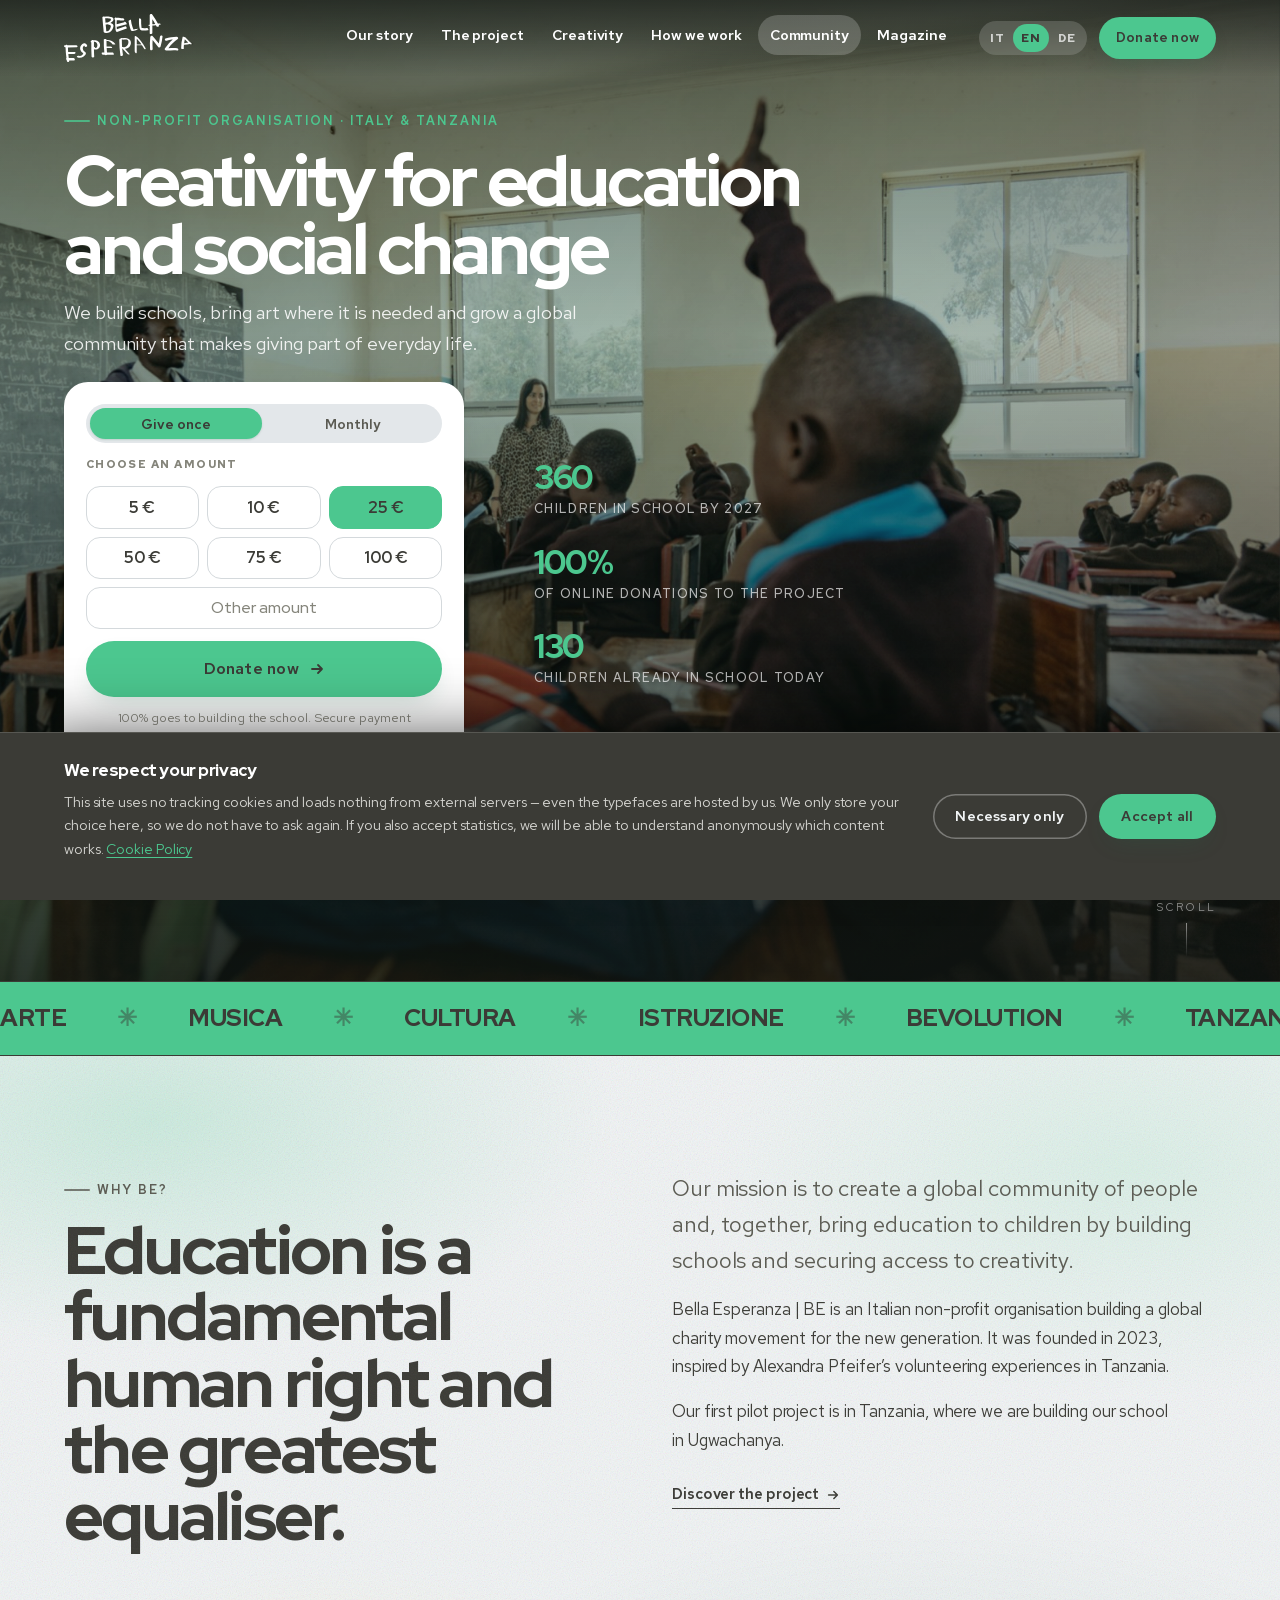
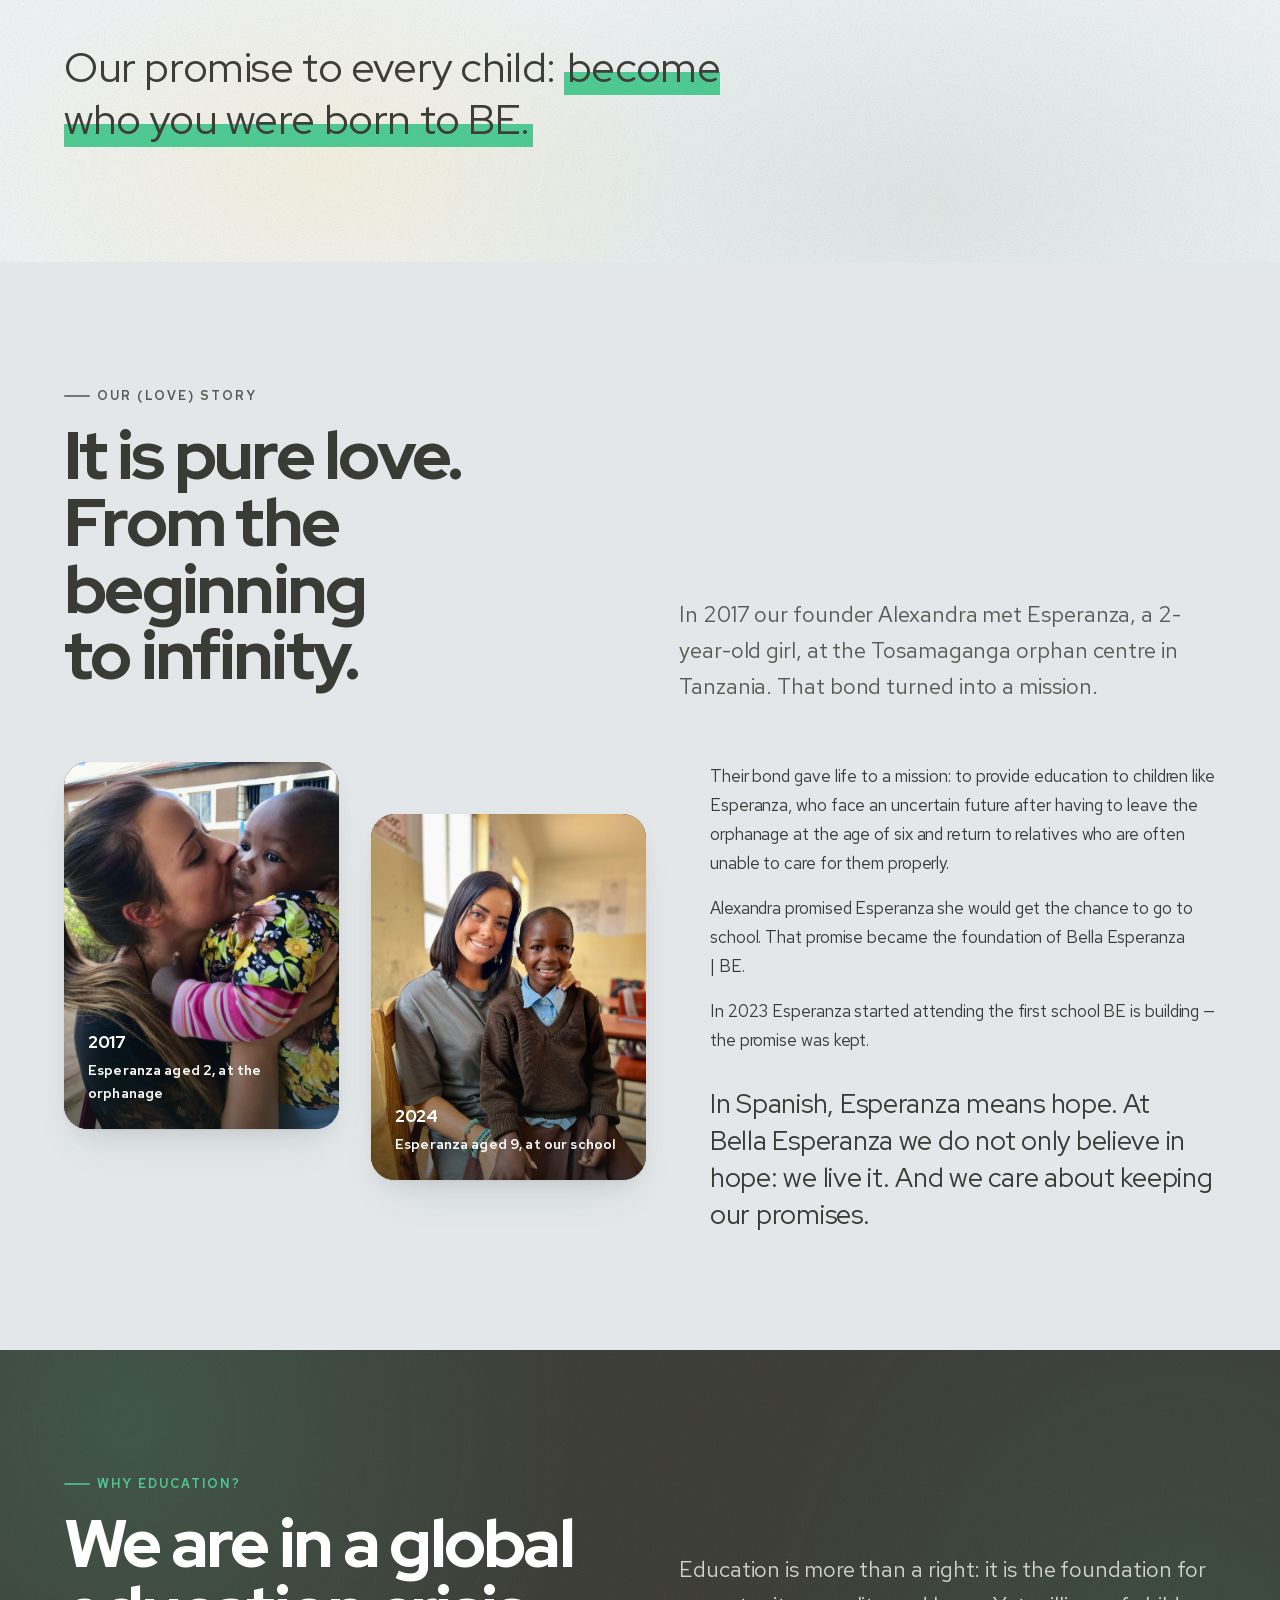
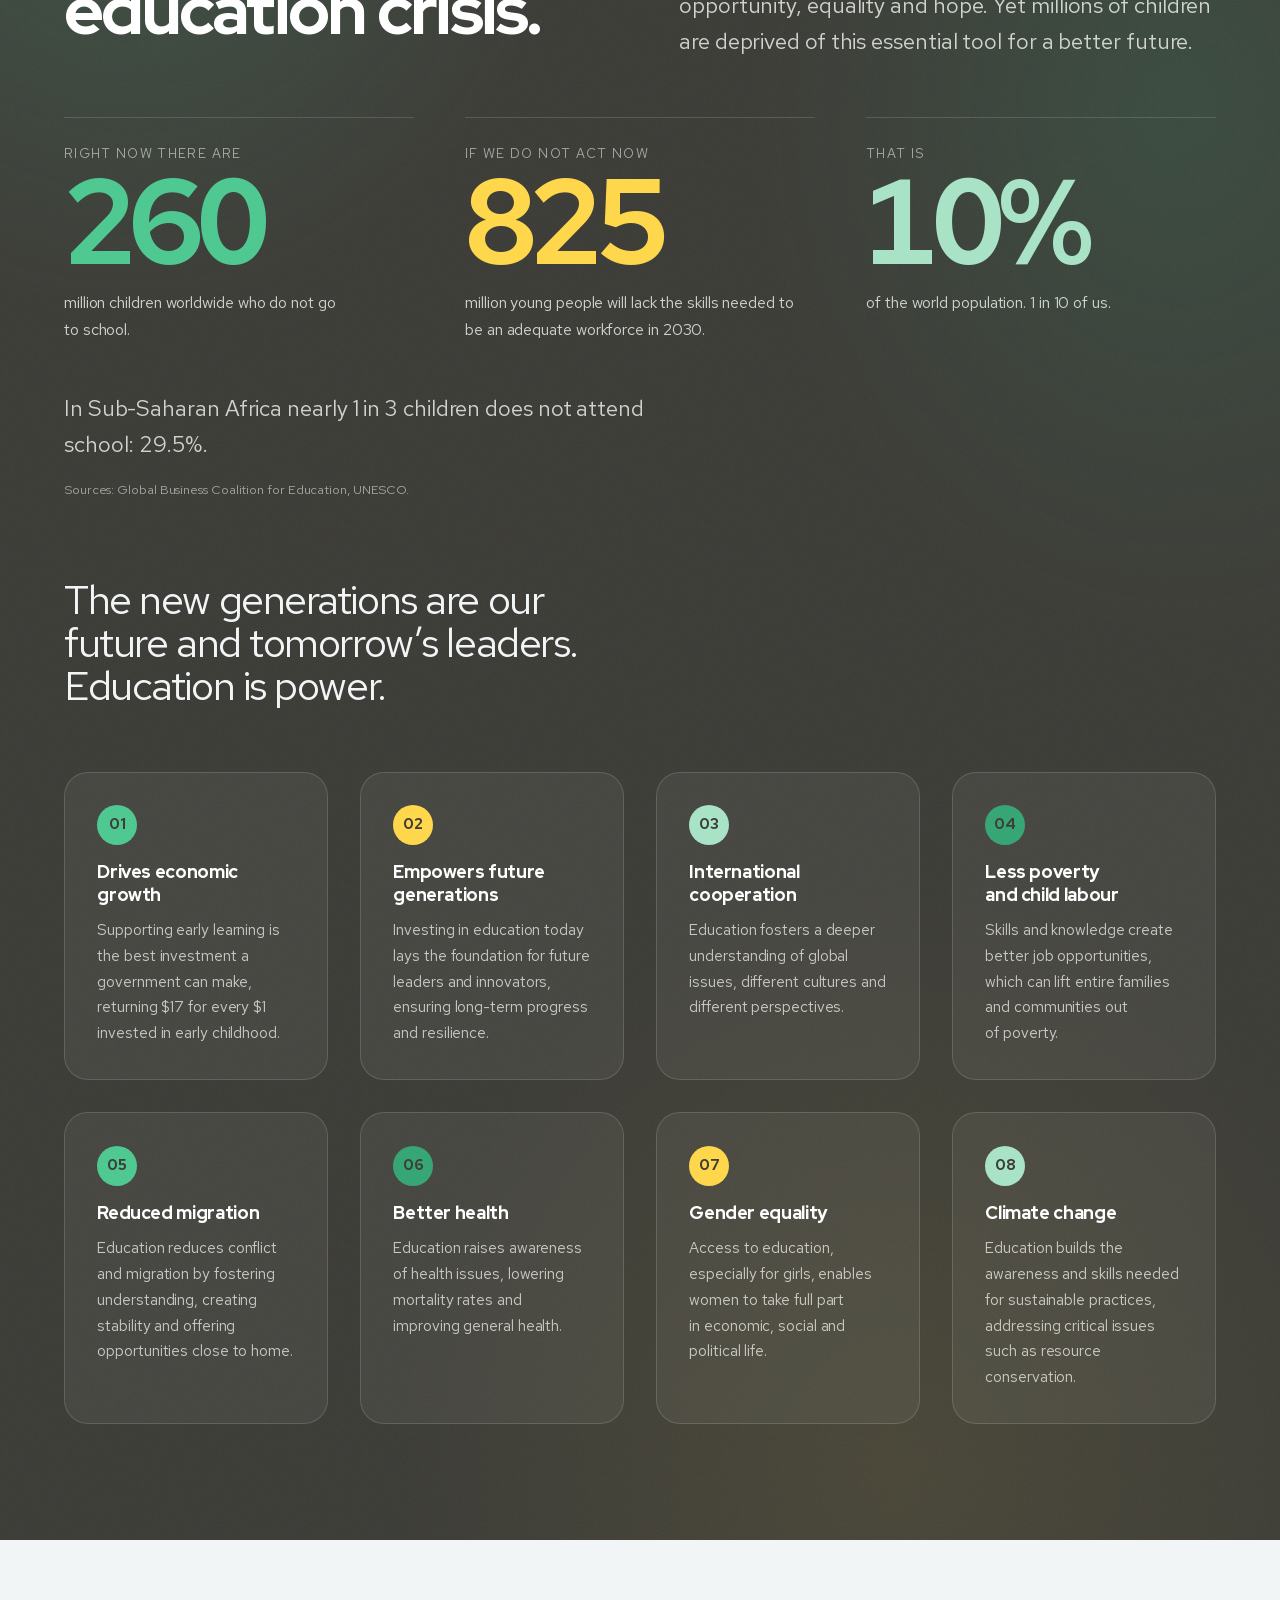
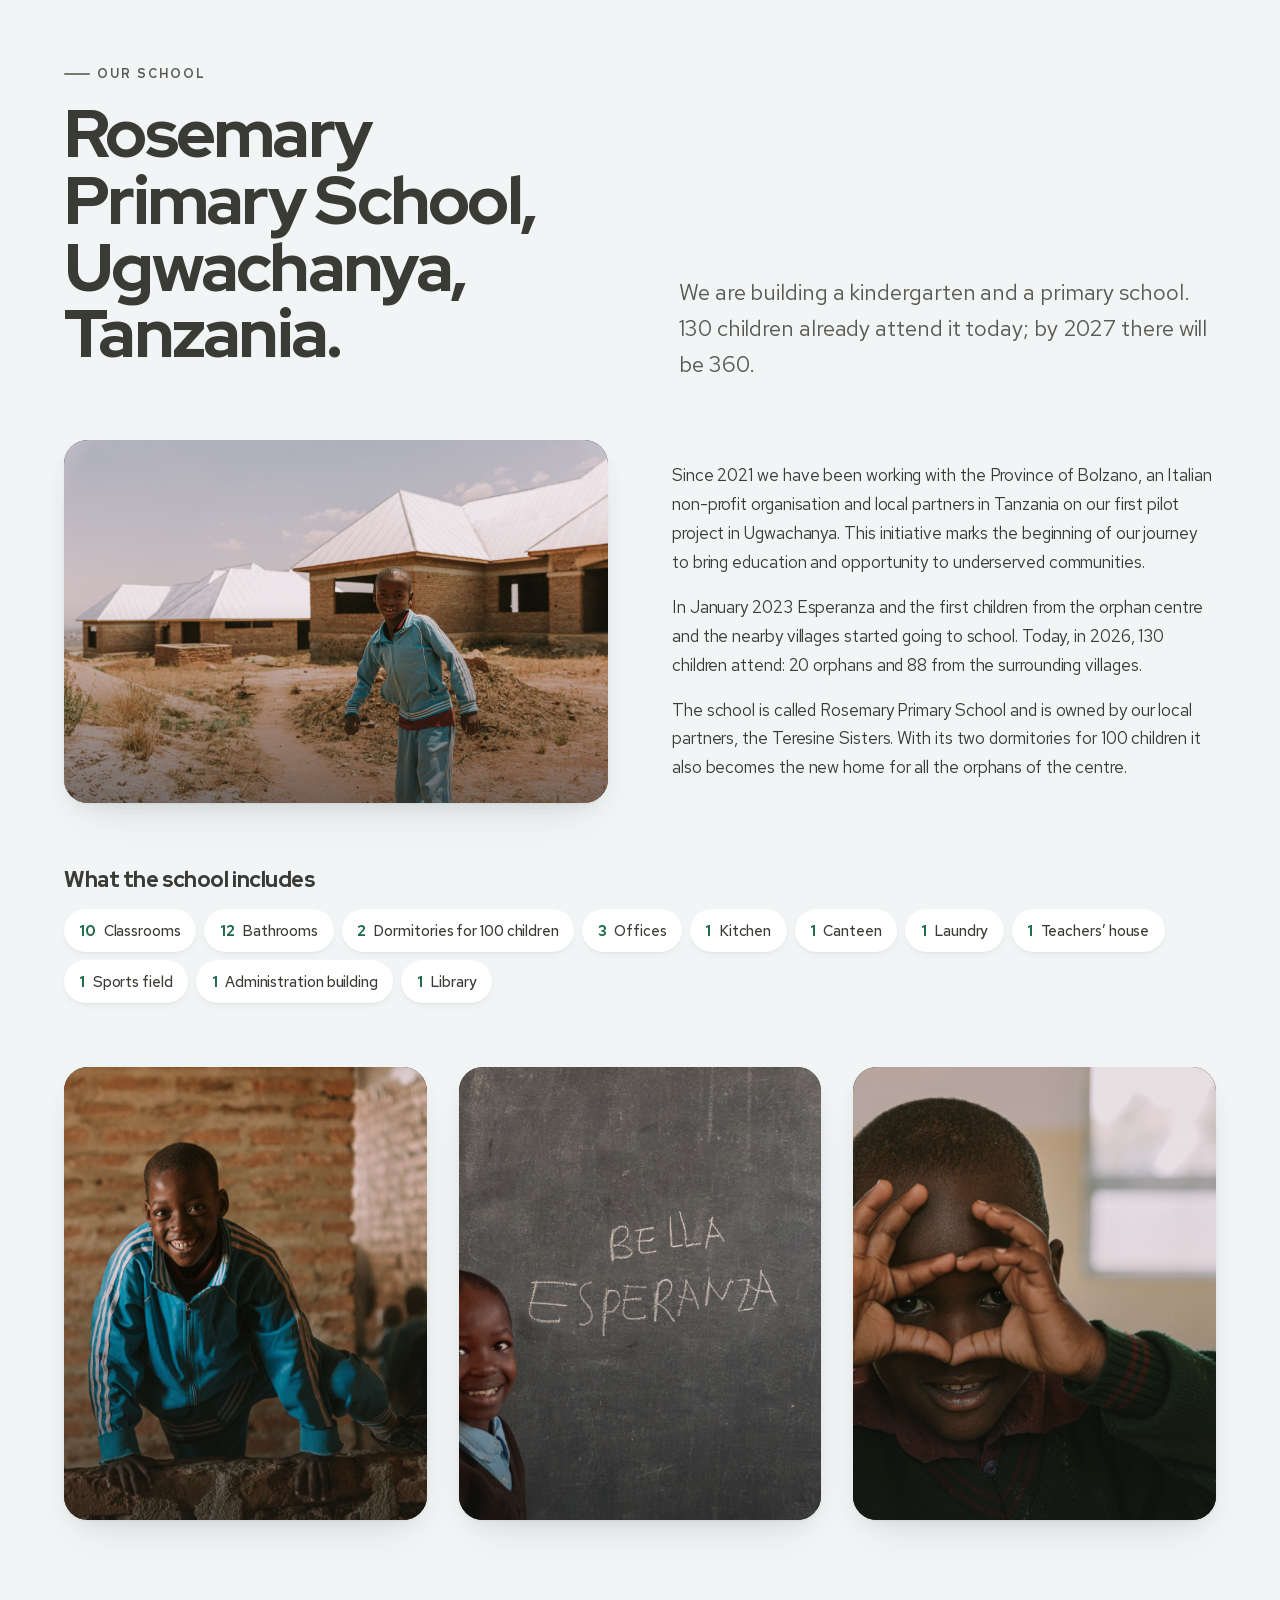
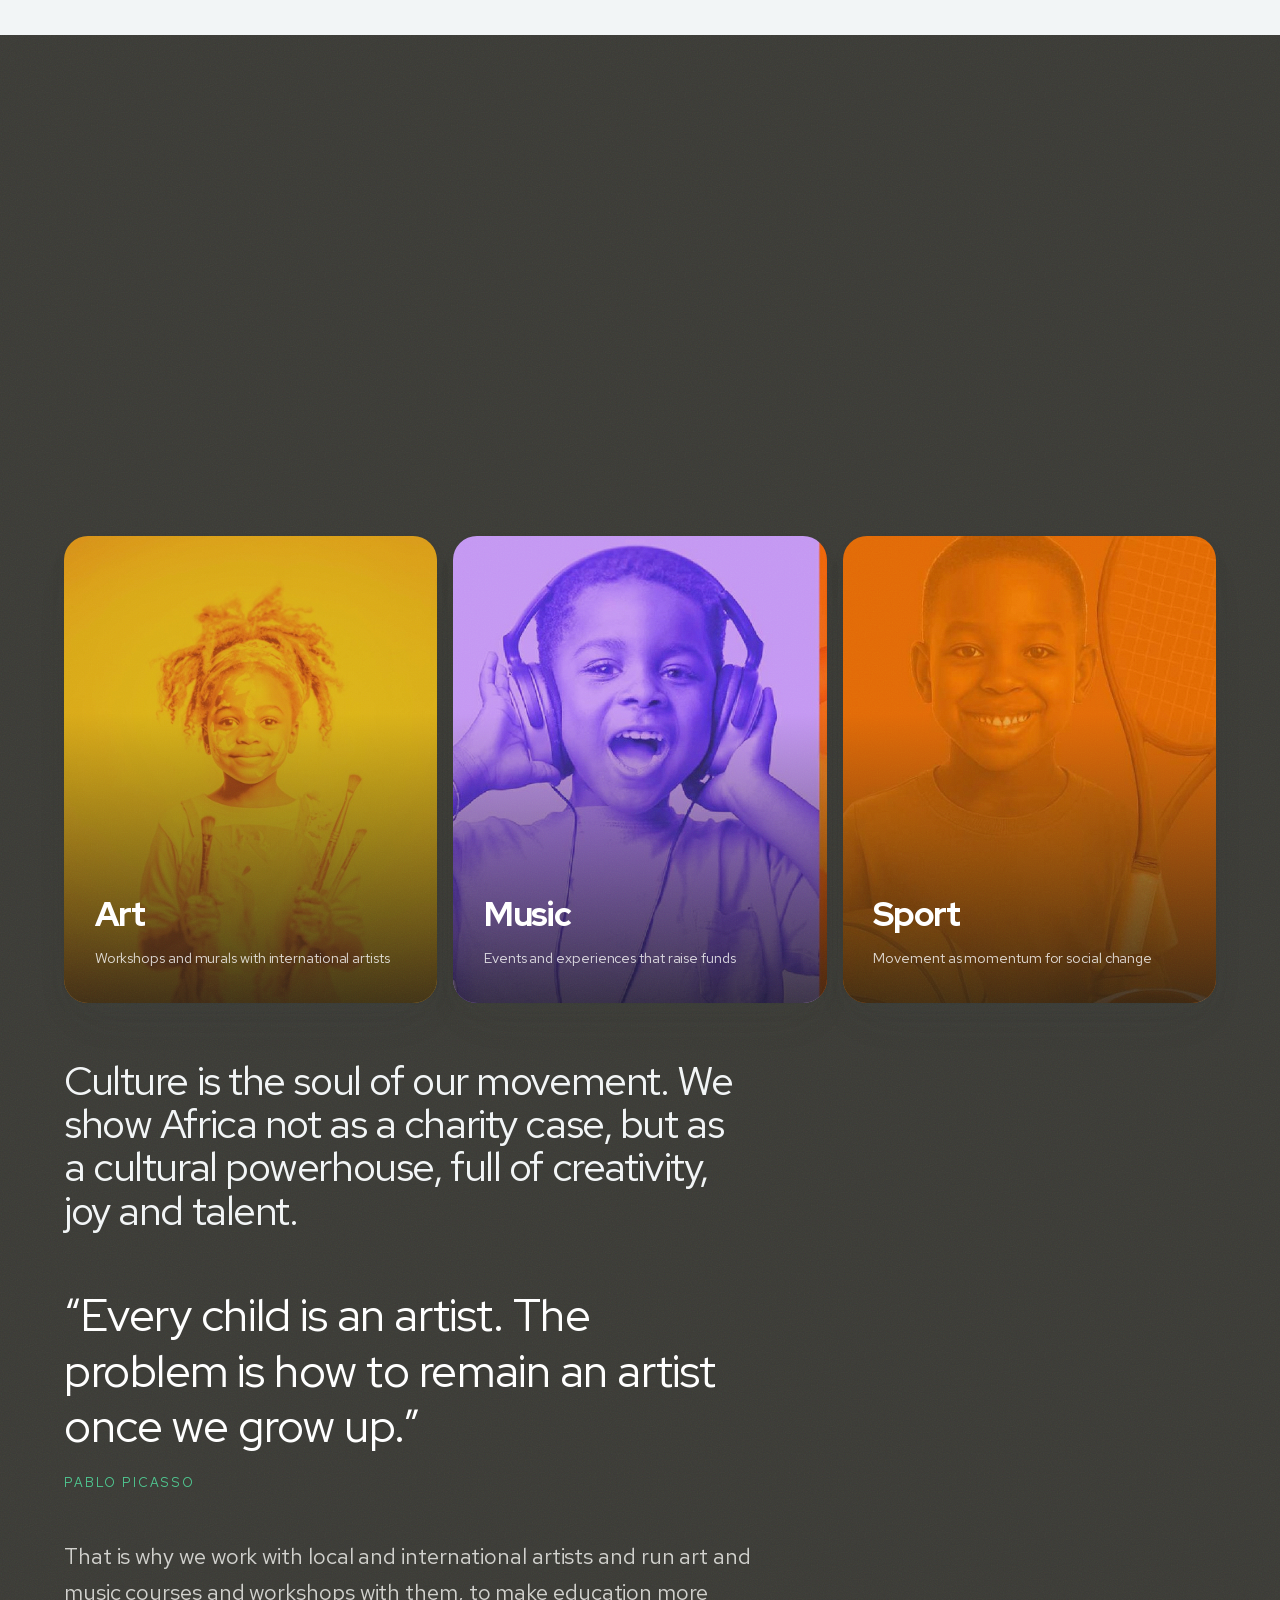
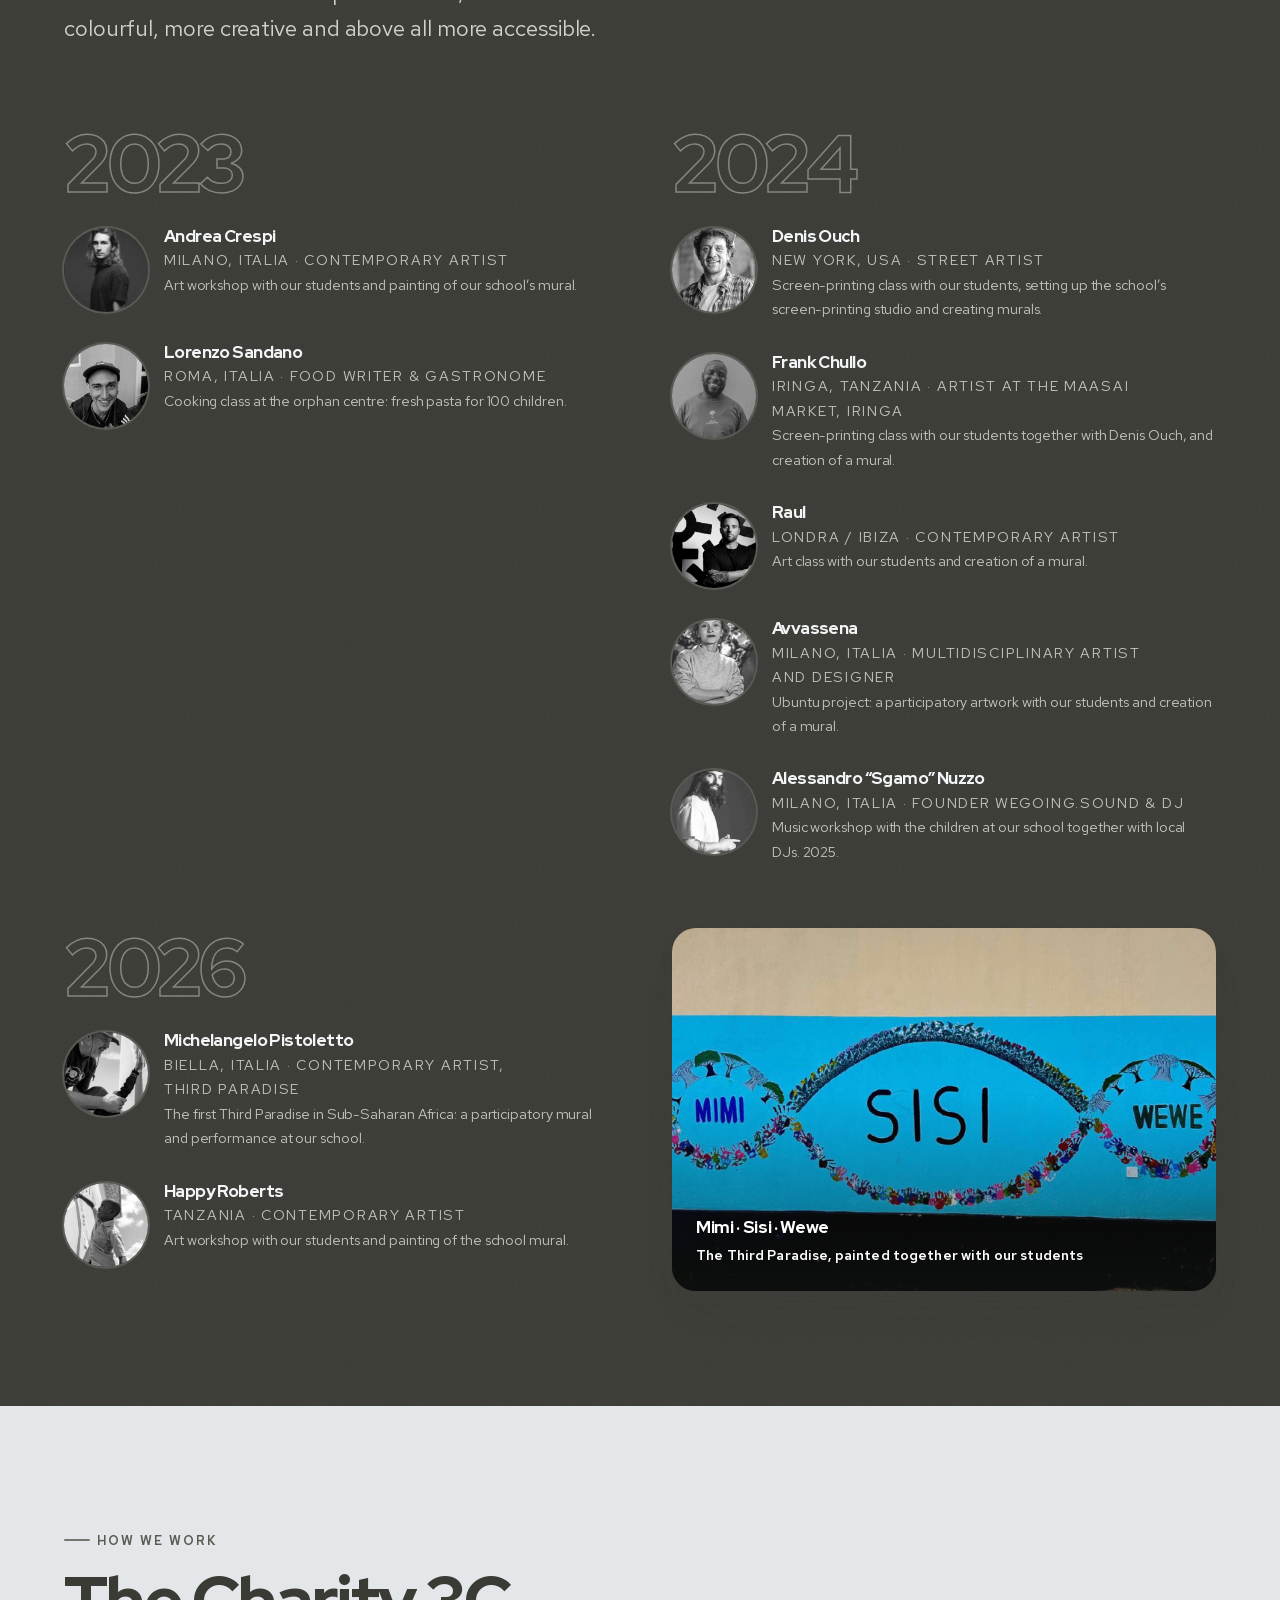
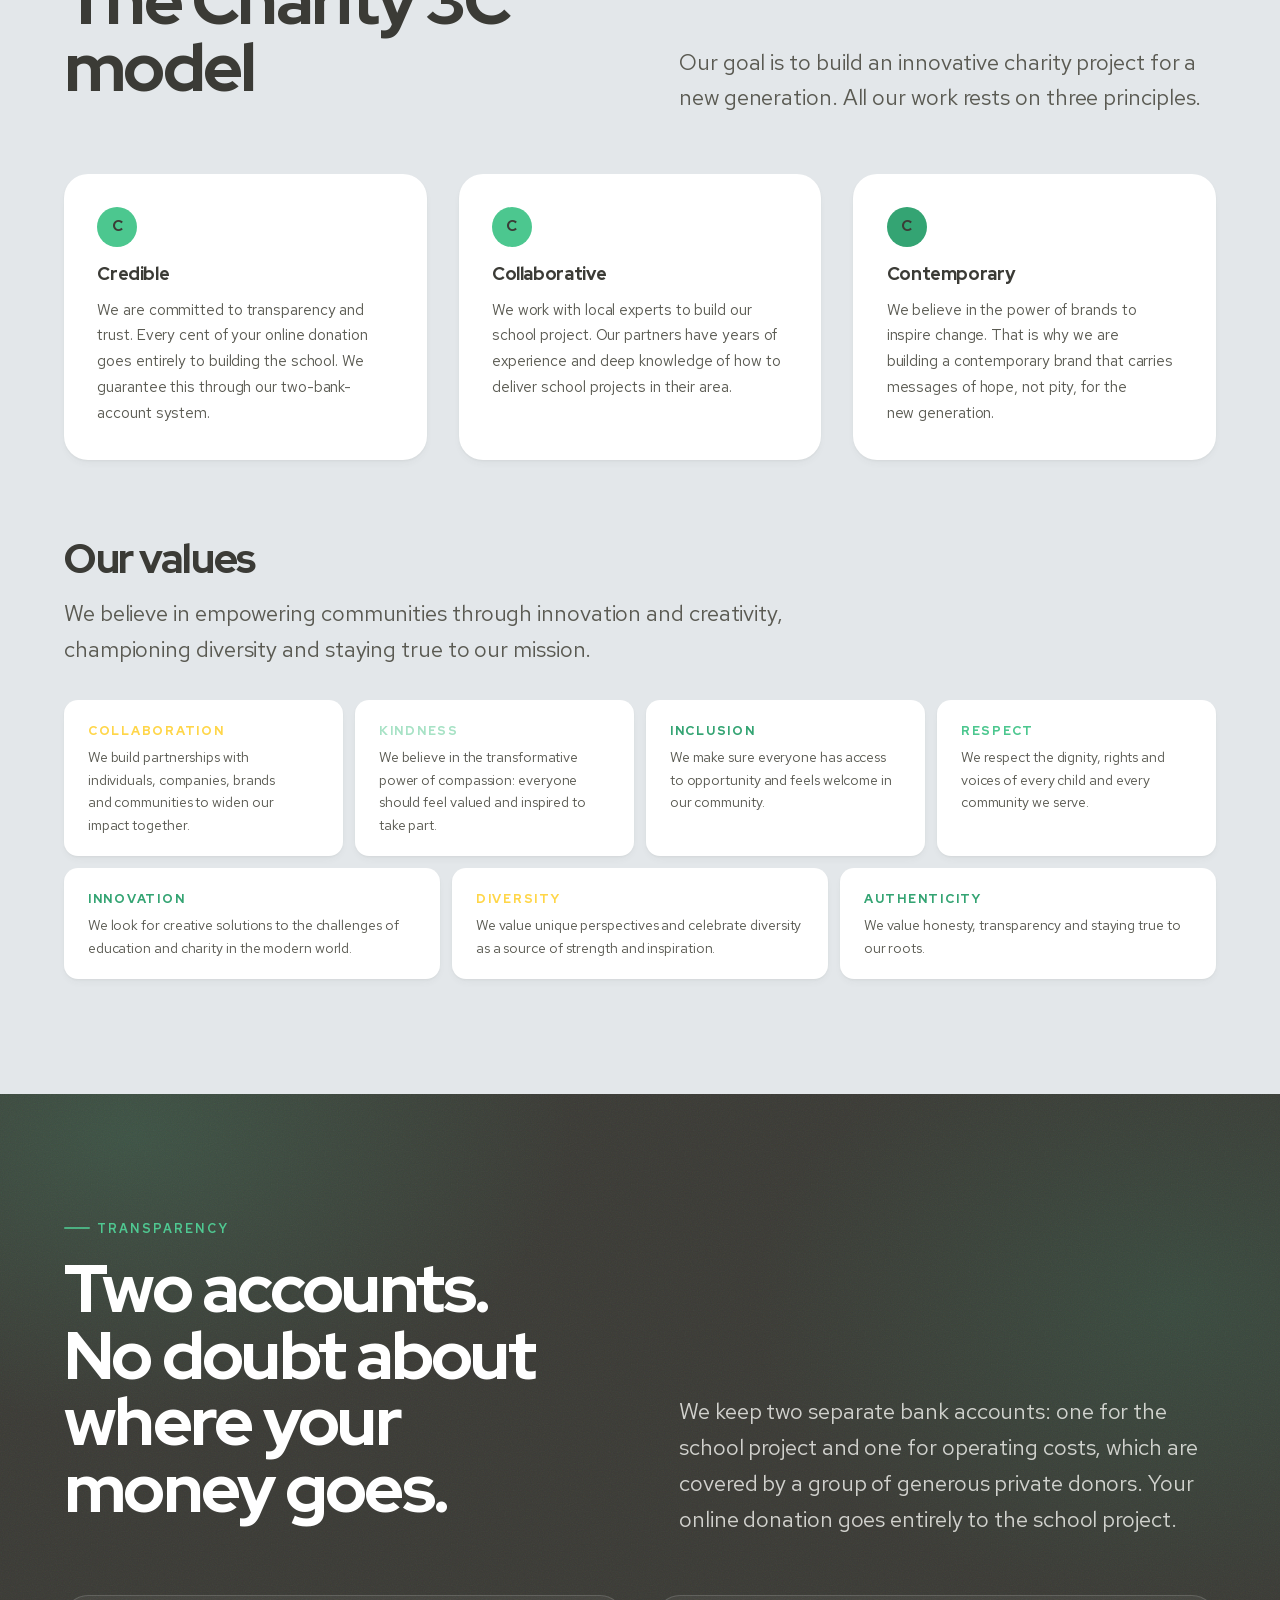
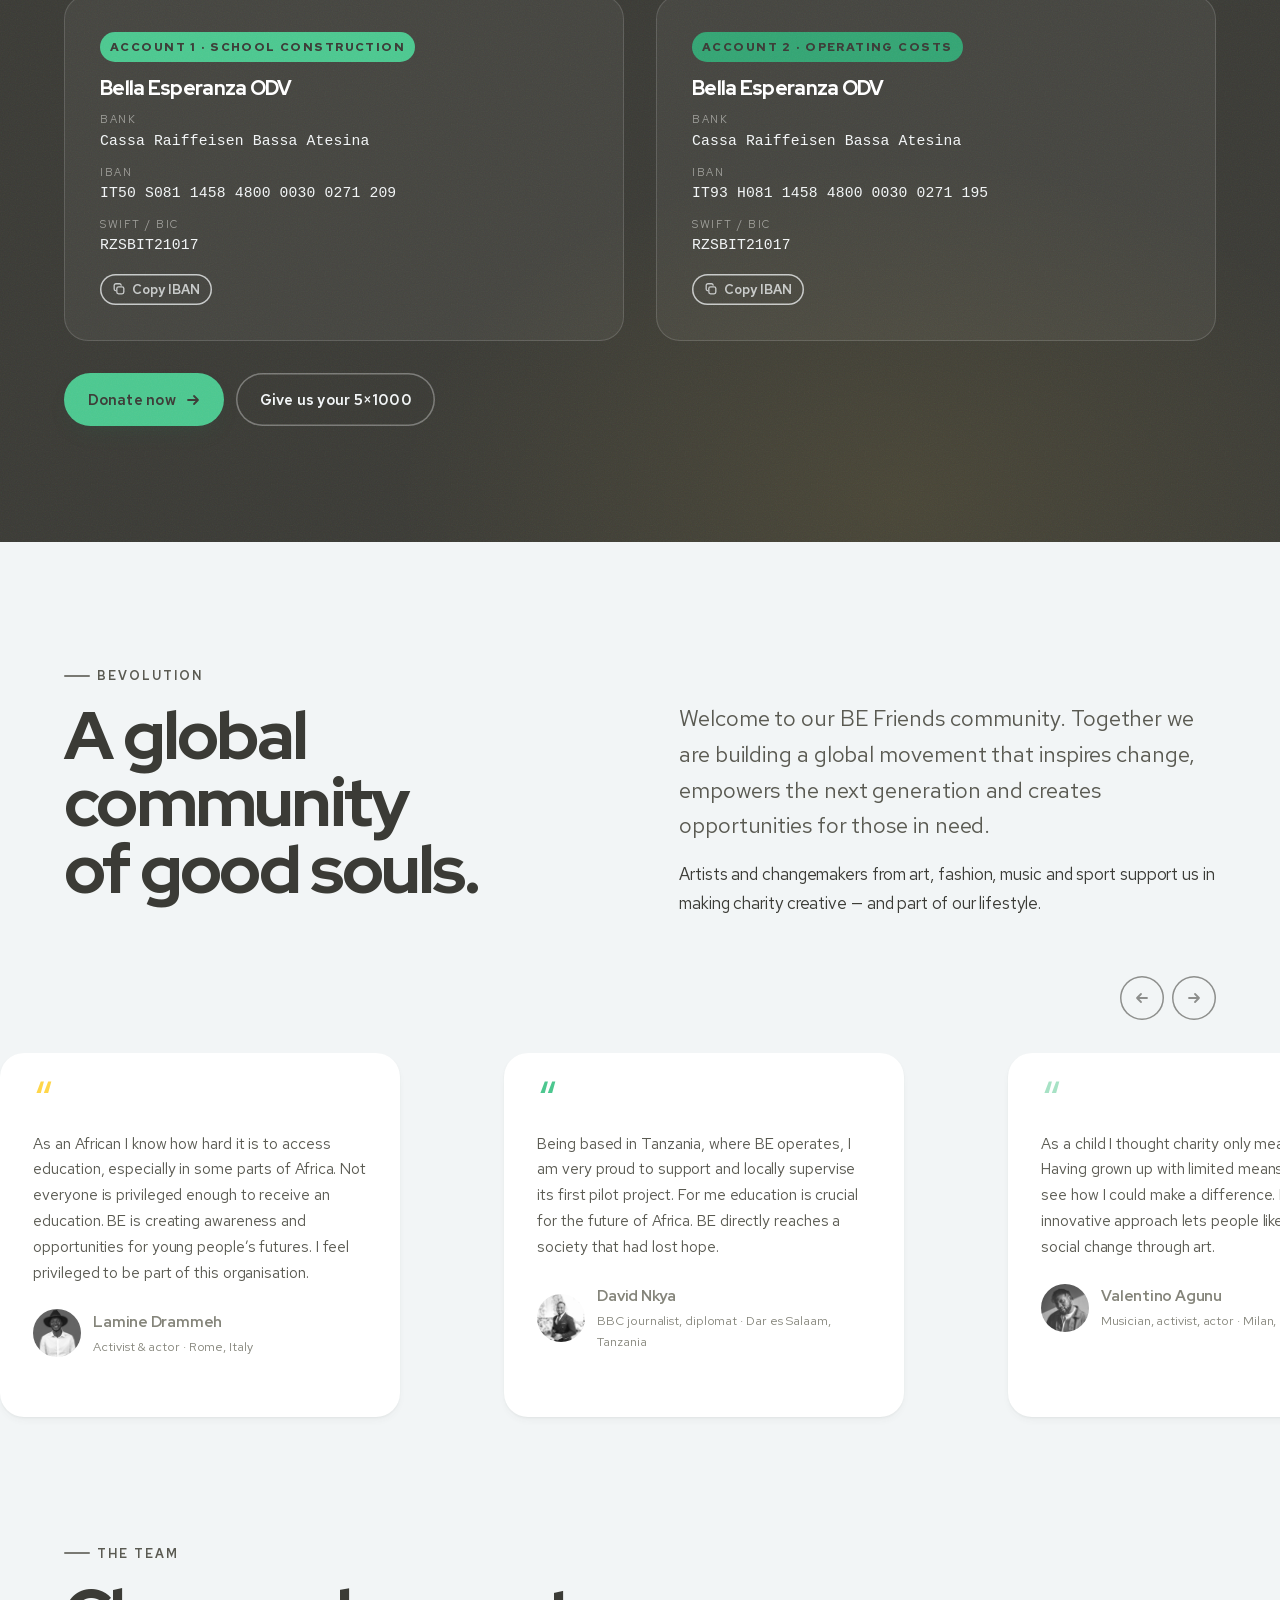
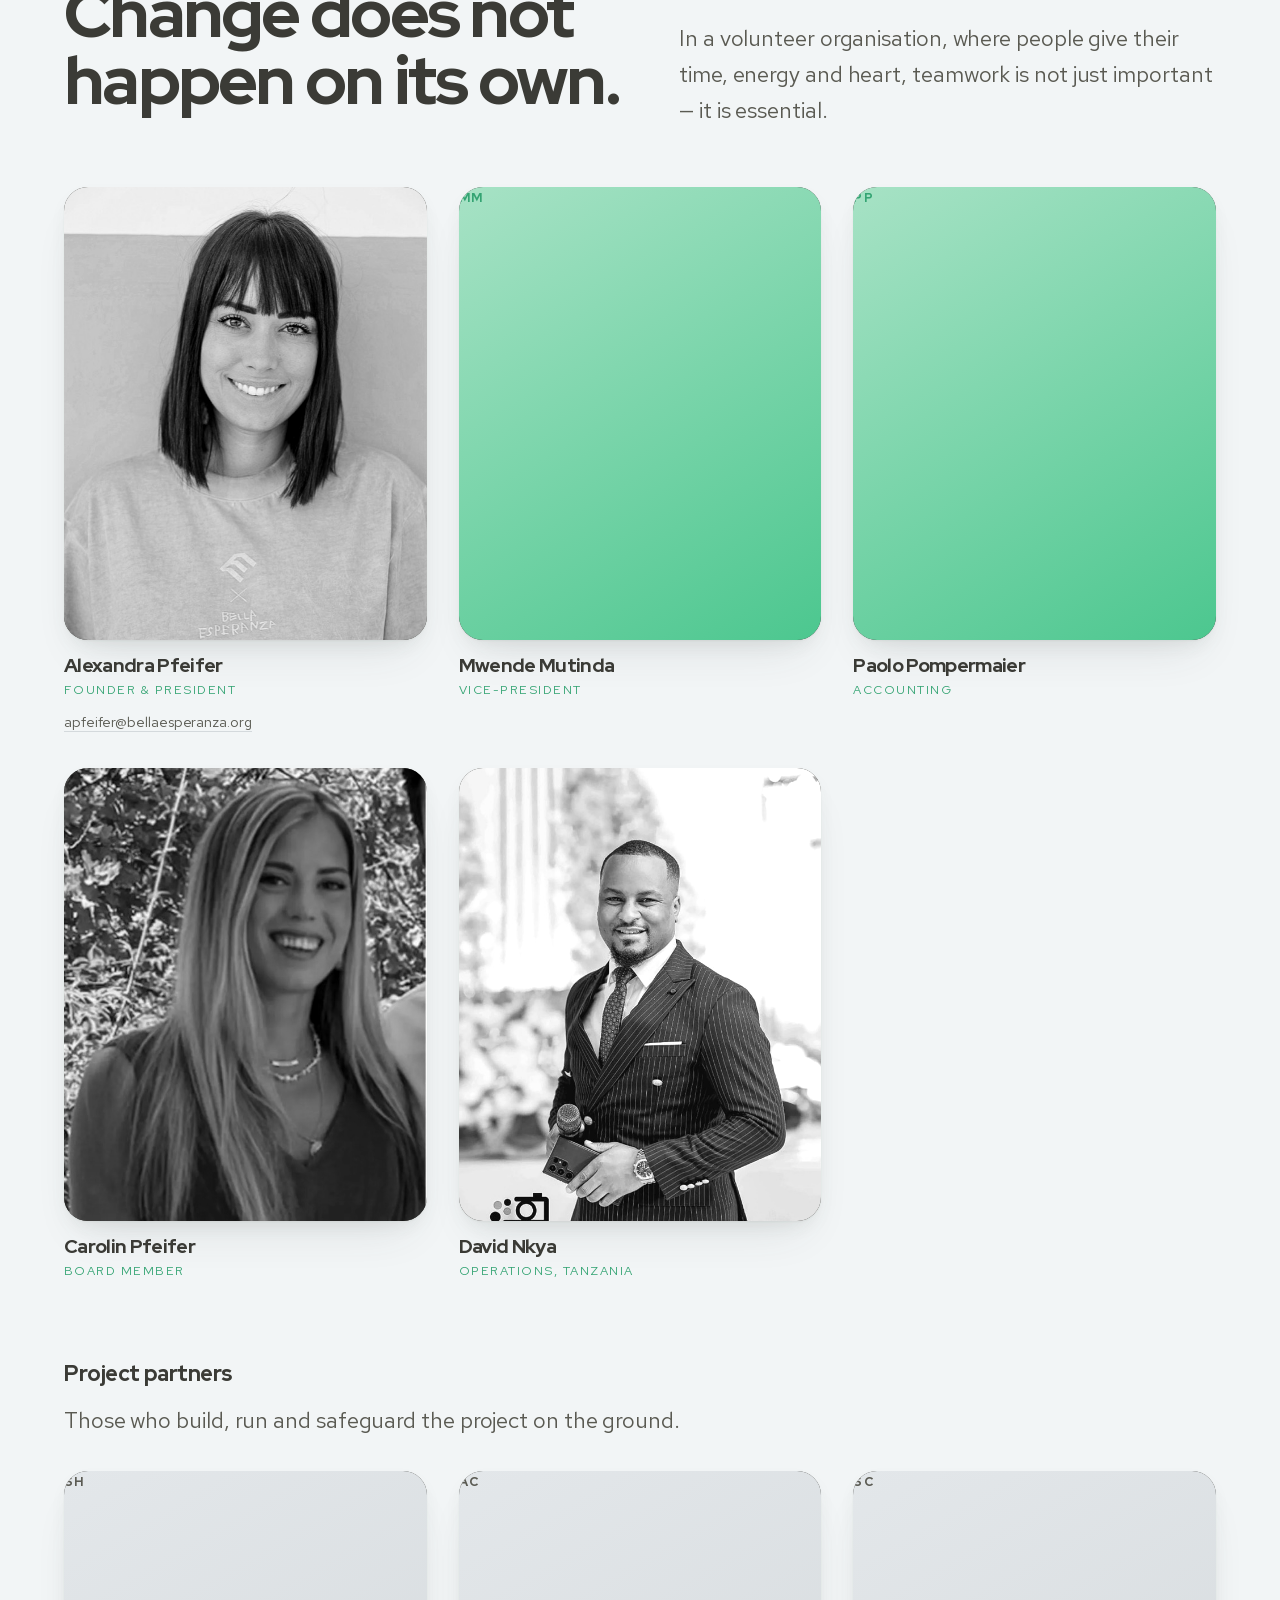
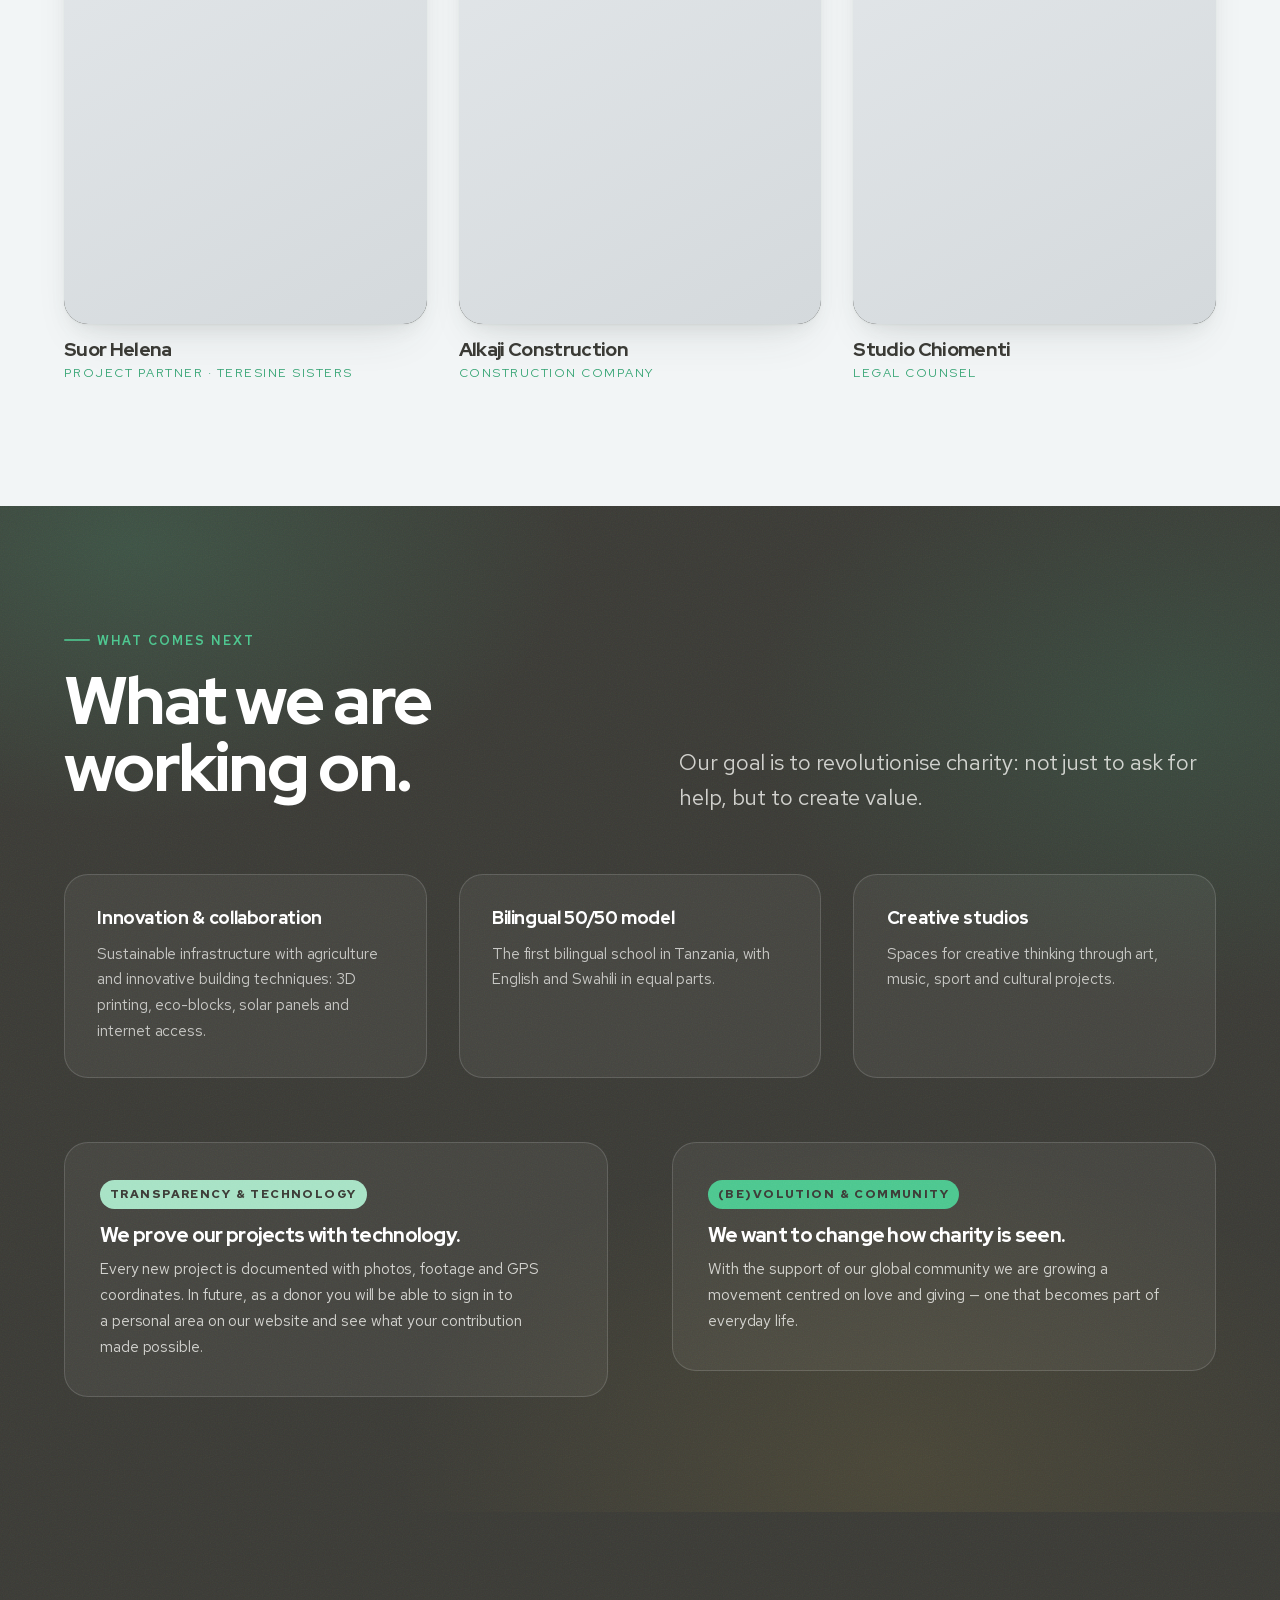
<file: en/index.html>
<!DOCTYPE html>
<html lang="en">
<head>
<!-- Automatisch erzeugt aus index.html + i18n/en.json (python3 build.py). Nicht direkt bearbeiten. -->
<meta charset="utf-8">
<meta name="viewport" content="width=device-width, initial-scale=1">
<title>Bella Esperanza | BE — Creativity for education and social change</title>
<meta name="description" content="Bella Esperanza | BE is an Italian non-profit bringing education to children by building schools and securing access to creativity. Our first project: a school in Ugwachanya, Tanzania, for 360 children by 2027.">
<link rel="canonical" href="https://www.bellaesperanza.org/en/">
<link rel="alternate" hreflang="it" href="https://www.bellaesperanza.org/">
<link rel="alternate" hreflang="en" href="https://www.bellaesperanza.org/en/">
<link rel="alternate" hreflang="de" href="https://www.bellaesperanza.org/de/">
<link rel="alternate" hreflang="x-default" href="https://www.bellaesperanza.org/">
<meta property="og:type" content="website">
<meta property="og:url" content="https://www.bellaesperanza.org/en/">
<meta property="og:title" content="Bella Esperanza | BE — Creativity for education and social change">
<meta property="og:description" content="Bella Esperanza | BE is an Italian non-profit bringing education to children by building schools and securing access to creativity. Our first project: a school in Ugwachanya, Tanzania, for 360 children by 2027.">
<meta property="og:image" content="https://www.bellaesperanza.org/assets/img/esperanza-board.jpg">
<meta property="og:locale" content="en_GB">
<meta property="og:locale:alternate" content="it_IT">
<meta name="theme-color" content="#3B3B36">
<link rel="icon" href="../assets/img/favicon.png" sizes="any">
<link rel="apple-touch-icon" href="../assets/img/favicon.png">

<link rel="preload" href="../assets/fonts/red-hat-display-latin.woff2" as="font" type="font/woff2" crossorigin>
<link rel="preload" href="../assets/fonts/red-hat-text-latin.woff2" as="font" type="font/woff2" crossorigin>
<script>
/* Gestaltungsvarianten aus der URL lesen: ?layout=right und ?corners=sharp.
   Steht inline im Kopf, damit die Seite nicht kurz falsch aufblitzt. */
(function () {
  try {
    var p = new URLSearchParams(location.search);
    var l = p.get('layout');
    if (l === 'right' || l === 'left') document.documentElement.dataset.layout = l;
    var c = p.get('corners');
    if (c === 'sharp' || c === 'round') document.documentElement.dataset.corners = c;
  } catch (e) {}
})();
</script>
<link rel="stylesheet" href="../assets/css/style.css">

<script type="application/ld+json">
{
  "@context": "https://schema.org",
  "@type": "NGO",
  "name": "Bella Esperanza ODV",
  "alternateName": "BE",
  "url": "https://www.bellaesperanza.org/",
  "logo": "https://www.bellaesperanza.org/assets/img/logo-dark.svg",
  "foundingDate": "2023",
  "email": "info@bellaesperanza.org",
  "address": {
    "@type": "PostalAddress",
    "streetAddress": "Via Nazario Sauro 14/A",
    "postalCode": "39055",
    "addressLocality": "Laives",
    "addressRegion": "BZ",
    "addressCountry": "IT"
  },
  "sameAs": [
    "https://www.instagram.com/bellaesperanzacharity/",
    "https://www.linkedin.com/company/bella-esperanza-odv/about/",
    "https://www.facebook.com/bellaesperanzacharity"
  ]
}
</script>
</head>

<body>
<a class="skip-link" href="#main">Skip to content</a>

<!-- ============================================================ HEADER -->
<header class="site-header">
  <div class="header-inner">
    <a class="brand" href="#top" aria-label="Bella Esperanza — home">
      <img class="logo-light" src="../assets/img/logo-white.svg" alt="Bella Esperanza" width="128" height="48">
      <img class="logo-dark" src="../assets/img/logo-dark.svg" alt="Bella Esperanza" width="128" height="48">
    </a>

    <nav class="nav" aria-label="Principale">
      <ul class="nav-list">
        <li><a class="nav-link" href="#storia">Our story</a></li>
        <li><a class="nav-link" href="#progetto">The project</a></li>
        <li><a class="nav-link" href="#creativita">Creativity</a></li>
        <li><a class="nav-link" href="#metodo">How we work</a></li>
        <li><a class="nav-link" href="#community">Community</a></li>
        <li><a class="nav-link" href="magazine.html">Magazine</a></li>
      </ul>

      <div class="nav-tools">
        <div class="lang" role="group" aria-label="Lingua / Language">
          <a href="../index.html" hreflang="it" lang="it">IT</a>
          <span aria-current="true">EN</span>
          <a href="../de/index.html" hreflang="de" lang="de">DE</a>
        </div>
        <a class="btn btn--accent nav-cta" href="dona.html" data-dbox-open>Donate now</a>
        <button class="burger" type="button" aria-expanded="false" aria-controls="drawer" aria-label="Menu">
          <span></span>
        </button>
      </div>
    </nav>
  </div>
</header>

<!-- mobile drawer -->
<div class="drawer" id="drawer">
  <nav aria-label="Menu mobile">
    <ul>
      <li><a href="#storia">Our story</a></li>
      <li><a href="#progetto">The project</a></li>
      <li><a href="#creativita">Creativity</a></li>
      <li><a href="#metodo">How we work</a></li>
      <li><a href="#community">Community</a></li>
      <li><a href="magazine.html">Magazine</a></li>
    </ul>
  </nav>
  <a class="btn btn--accent btn--lg" href="dona.html" data-dbox-open>Donate now</a>
</div>

<main id="main">

<!-- ============================================================== HERO -->
<section class="hero" id="top">
  <div class="hero__media">
    <img src="../assets/img/tz-05.jpg" alt="Una classe della nostra scuola in Tanzania: un bambino alza la mano per rispondere" width="1800" height="1201" fetchpriority="high">
  </div>

  <div class="hero__inner wrap">
    <p class="eyebrow">Non-profit organisation · Italy &amp; Tanzania</p>
    <h1 class="display-xl">Creativity for education and social change</h1>
    <p class="lede">We build schools, bring art where it is needed and grow a global community that makes giving part of everyday life.</p>

    <div class="hero__foot">
      <form class="give" data-give>
        <div class="give__toggle" role="group" aria-label="Frequenza">
          <button type="button" data-interval="" aria-pressed="true">Give once</button>
          <button type="button" data-interval="m" aria-pressed="false">Monthly</button>
        </div>

        <p class="give__label">Choose an amount</p>
        <div class="give__amounts">
          <button type="button" data-amount="5">5&nbsp;€</button>
          <button type="button" data-amount="10">10&nbsp;€</button>
          <button type="button" data-amount="25" aria-pressed="true">25&nbsp;€</button>
          <button type="button" data-amount="50">50&nbsp;€</button>
          <button type="button" data-amount="75">75&nbsp;€</button>
          <button type="button" data-amount="100">100&nbsp;€</button>
          <input class="give__custom" type="number" min="1" step="1" inputmode="numeric"
                 placeholder="Other amount" data-give-custom aria-label="Altro importo">
        </div>

        <button class="btn btn--accent btn--lg" type="submit">
          <span>Donate now</span>
          <svg class="arw" width="16" height="16" viewBox="0 0 16 16" fill="none" aria-hidden="true"><path d="M3 8h10M9 4l4 4-4 4" stroke="currentColor" stroke-width="1.8" stroke-linecap="round" stroke-linejoin="round"/></svg>
        </button>
        <p class="give__note">100% goes to building the school. Secure payment via Donorbox.</p>
      </form>

      <div class="hero__stats">
        <div class="hero__stat">
          <b><span data-count="360">360</span></b>
          <span>children in school by 2027</span>
        </div>
        <div class="hero__stat">
          <b><span data-count="100" data-suffix="%">100%</span></b>
          <span>of online donations to the project</span>
        </div>
        <div class="hero__stat">
          <b><span data-count="130">130</span></b>
          <span>children already in school today</span>
        </div>
      </div>
    </div>
  </div>

  <a class="scroll-cue" href="#missione"><span>Scroll</span><i></i></a>
</section>

<!-- =========================================================== MARQUEE -->
<div class="marquee" aria-hidden="true">
  <div class="marquee__track">
    <div class="marquee__group">
      <span>Arte</span><i>✳</i><span>Musica</span><i>✳</i><span>Cultura</span><i>✳</i>
      <span>Istruzione</span><i>✳</i><span>BEvolution</span><i>✳</i><span>Tanzania</span><i>✳</i>
    </div>
    <div class="marquee__group">
      <span>Arte</span><i>✳</i><span>Musica</span><i>✳</i><span>Cultura</span><i>✳</i>
      <span>Istruzione</span><i>✳</i><span>BEvolution</span><i>✳</i><span>Tanzania</span><i>✳</i>
    </div>
  </div>
</div>

<!-- ========================================================== MISSIONE -->
<section class="section mesh grain" id="missione">
  <div class="wrap">
    <div class="split split--top">
      <div data-reveal>
        <p class="eyebrow">Why BE?</p>
        <h2 class="display-l">Education is a fundamental human right and the greatest equaliser.</h2>
      </div>

      <div data-reveal style="--d:120ms">
        <p class="lede">Our mission is to create a global community of people and, together, bring education to children by building schools and securing access to creativity.</p>
        <p>Bella Esperanza | BE is an Italian non-profit organisation building a global charity movement for the new generation. It was founded in 2023, inspired by Alexandra Pfeifer’s volunteering experiences in Tanzania.</p>
        <p>Our first pilot project is in Tanzania, where we are building our school in Ugwachanya.</p>
        <p style="margin-top:1.5rem"><a class="tlink" href="#progetto"><span>Discover the project</span> <svg class="arw" width="14" height="14" viewBox="0 0 16 16" fill="none" aria-hidden="true"><path d="M3 8h10M9 4l4 4-4 4" stroke="currentColor" stroke-width="1.8" stroke-linecap="round" stroke-linejoin="round"/></svg></a></p>
      </div>
    </div>

    <p class="serif" style="margin-top:clamp(3rem,6vw,5rem);font-size:clamp(1.5rem,3.4vw,2.6rem);line-height:1.25;max-width:24ch" data-reveal>Our promise to every child: <span class="mark">become who you were born to BE.</span></p>
  </div>
</section>

<!-- ============================================================ STORIA -->
<section class="section section--paper2" id="storia">
  <div class="wrap">
    <div class="section-head">
      <div data-reveal>
        <p class="eyebrow">Our (love) story</p>
        <h2 class="display-l">It is pure love. From the beginning to infinity.</h2>
      </div>
      <p class="lede" data-reveal style="--d:100ms">In 2017 our founder Alexandra met Esperanza, a 2-year-old girl, at the Tosamaganga orphan centre in Tanzania. That bond turned into a mission.</p>
    </div>

    <div class="split split--top" style="grid-template-columns:minmax(0,1.15fr) minmax(0,1fr)">
      <div class="grid grid--2" data-reveal>
        <figure style="margin:0">
          <div class="frame ratio-3-4 frame--hover">
            <img src="../assets/img/story-02.jpg" alt="Alexandra Pfeifer con Esperanza in braccio, 2017" loading="lazy" width="900" height="1200">
            <figcaption class="frame__cap"><b>2017</b><span>Esperanza aged 2, at the orphanage</span></figcaption>
          </div>
        </figure>
        <figure style="margin:0;margin-top:clamp(1.5rem,4vw,3.5rem)">
          <div class="frame ratio-3-4 frame--hover">
            <img src="../assets/img/story-03.jpg" alt="Alexandra Pfeifer con Esperanza in divisa scolastica, 2024" loading="lazy" width="900" height="1200">
            <figcaption class="frame__cap"><b>2024</b><span>Esperanza aged 9, at our school</span></figcaption>
          </div>
        </figure>
      </div>

      <div data-reveal style="--d:140ms">
        <p>Their bond gave life to a mission: to provide education to children like Esperanza, who face an uncertain future after having to leave the orphanage at the age of six and return to relatives who are often unable to care for them properly.</p>
        <p>Alexandra promised Esperanza she would get the chance to go to school. That promise became the foundation of Bella Esperanza | BE.</p>
        <p>In 2023 Esperanza started attending the first school BE is building — the promise was kept.</p>
        <p class="serif" style="font-size:clamp(1.25rem,2.2vw,1.65rem);line-height:1.4;margin-top:2rem;color:var(--ink)">In Spanish, Esperanza means hope. At Bella Esperanza we do not only believe in hope: we live it. And we care about keeping our promises.</p>
      </div>
    </div>
  </div>
</section>

<!-- ========================================================== PROGETTO -->
<section class="section section--dark mesh grain" id="progetto">
  <div class="wrap">
    <div class="section-head">
      <div data-reveal>
        <p class="eyebrow">Why education?</p>
        <h2 class="display-l">We are in a global education crisis.</h2>
      </div>
      <p class="lede" data-reveal style="--d:100ms">Education is more than a right: it is the foundation for opportunity, equality and hope. Yet millions of children are deprived of this essential tool for a better future.</p>
    </div>

    <div class="stat-row">
      <div class="stat" data-reveal>
        <p class="stat__pre">Right now there are</p>
        <span class="stat__val" data-count="260" style="--stat-color:var(--accent)">260</span>
        <p class="stat__post">million children worldwide who do not go to school.</p>
      </div>
      <div class="stat" data-reveal style="--d:120ms">
        <p class="stat__pre">If we do not act now</p>
        <span class="stat__val" data-count="825" style="--stat-color:var(--sun)">825</span>
        <p class="stat__post">million young people will lack the skills needed to be an adequate workforce in 2030.</p>
      </div>
      <div class="stat" data-reveal style="--d:240ms">
        <p class="stat__pre">That is</p>
        <span class="stat__val" data-count="10" data-suffix="%" style="--stat-color:var(--accent-soft)">10%</span>
        <p class="stat__post">of the world population. 1 in 10 of us.</p>
      </div>
    </div>

    <p class="lede" style="margin-top:clamp(2rem,4vw,3rem);max-width:46ch" data-reveal>In Sub-Saharan Africa nearly 1 in 3 children does not attend school: 29.5%.</p>
    <p class="form-note" style="margin-top:var(--s-3)" data-reveal>Sources: Global Business Coalition for Education, UNESCO.</p>

    <p class="display-m" style="margin-top:clamp(3rem,6vw,5rem);max-width:20ch" data-reveal>The new generations are our future and tomorrow’s leaders. Education is power.</p>

    <div class="grid grid--4" style="margin-top:clamp(2.5rem,5vw,4rem)">
      <article class="card" data-reveal style="--card-accent:var(--accent)">
        <span class="card__num" style="--card-accent:var(--accent)">01</span>
        <h3>Drives economic growth</h3>
        <p>Supporting early learning is the best investment a government can make, returning $17 for every $1 invested in early childhood.</p>
      </article>
      <article class="card" data-reveal style="--d:80ms;--card-accent:var(--sun)">
        <span class="card__num" style="--card-accent:var(--sun)">02</span>
        <h3>Empowers future generations</h3>
        <p>Investing in education today lays the foundation for future leaders and innovators, ensuring long-term progress and resilience.</p>
      </article>
      <article class="card" data-reveal style="--d:160ms;--card-accent:var(--accent-soft)">
        <span class="card__num" style="--card-accent:var(--accent-soft)">03</span>
        <h3>International cooperation</h3>
        <p>Education fosters a deeper understanding of global issues, different cultures and different perspectives.</p>
      </article>
      <article class="card" data-reveal style="--d:240ms;--card-accent:var(--accent-d)">
        <span class="card__num" style="--card-accent:var(--accent-d)">04</span>
        <h3>Less poverty and child labour</h3>
        <p>Skills and knowledge create better job opportunities, which can lift entire families and communities out of poverty.</p>
      </article>
      <article class="card" data-reveal style="--card-accent:var(--accent)">
        <span class="card__num" style="--card-accent:var(--accent)">05</span>
        <h3>Reduced migration</h3>
        <p>Education reduces conflict and migration by fostering understanding, creating stability and offering opportunities close to home.</p>
      </article>
      <article class="card" data-reveal style="--d:80ms;--card-accent:var(--accent-d)">
        <span class="card__num" style="--card-accent:var(--accent-d)">06</span>
        <h3>Better health</h3>
        <p>Education raises awareness of health issues, lowering mortality rates and improving general health.</p>
      </article>
      <article class="card" data-reveal style="--d:160ms;--card-accent:var(--sun)">
        <span class="card__num" style="--card-accent:var(--sun)">07</span>
        <h3>Gender equality</h3>
        <p>Access to education, especially for girls, enables women to take full part in economic, social and political life.</p>
      </article>
      <article class="card" data-reveal style="--d:240ms;--card-accent:var(--accent-soft)">
        <span class="card__num" style="--card-accent:var(--accent-soft)">08</span>
        <h3>Climate change</h3>
        <p>Education builds the awareness and skills needed for sustainable practices, addressing critical issues such as resource conservation.</p>
      </article>
    </div>
  </div>
</section>

<!-- ============================================================ SCUOLA -->
<section class="section" id="scuola">
  <div class="wrap">
    <div class="section-head">
      <div data-reveal>
        <p class="eyebrow">Our school</p>
        <h2 class="display-l">Rosemary Primary School, Ugwachanya, Tanzania.</h2>
      </div>
      <p class="lede" data-reveal style="--d:100ms">We are building a kindergarten and a primary school. 130 children already attend it today; by 2027 there will be 360.</p>
    </div>

    <div class="split" style="margin-bottom:clamp(2.5rem,5vw,4rem)">
      <div class="frame ratio-3-2 frame--hover" data-reveal>
        <img src="../assets/img/school-01.jpg" alt="Un bambino davanti agli edifici della scuola in costruzione a Ugwachanya" loading="lazy" width="1800" height="1200">
      </div>
      <div data-reveal style="--d:120ms">
        <p>Since 2021 we have been working with the Province of Bolzano, an Italian non-profit organisation and local partners in Tanzania on our first pilot project in Ugwachanya. This initiative marks the beginning of our journey to bring education and opportunity to underserved communities.</p>
        <p>In January 2023 Esperanza and the first children from the orphan centre and the nearby villages started going to school. Today, in 2026, 130 children attend: 20 orphans and 88 from the surrounding villages.</p>
        <p>The school is called Rosemary Primary School and is owned by our local partners, the Teresine Sisters. With its two dormitories for 100 children it also becomes the new home for all the orphans of the centre.</p>
      </div>
    </div>

    <h3 class="display-s" data-reveal>What the school includes</h3>
    <ul class="facilities" data-reveal>
      <li><b>10</b> <span>Classrooms</span></li>
      <li><b>12</b> <span>Bathrooms</span></li>
      <li><b>2</b> <span>Dormitories for 100 children</span></li>
      <li><b>3</b> <span>Offices</span></li>
      <li><b>1</b> <span>Kitchen</span></li>
      <li><b>1</b> <span>Canteen</span></li>
      <li><b>1</b> <span>Laundry</span></li>
      <li><b>1</b> <span>Teachers’ house</span></li>
      <li><b>1</b> <span>Sports field</span></li>
      <li><b>1</b> <span>Administration building</span></li>
      <li><b>1</b> <span>Library</span></li>
    </ul>

    <div class="grid grid--3" style="margin-top:clamp(2.5rem,5vw,4rem)">
      <div class="frame ratio-4-5 frame--hover" data-reveal>
        <img src="../assets/img/school-02.jpg" alt="Un ragazzo sorride affacciato da una finestra della scuola in costruzione" loading="lazy" width="1200" height="1500">
      </div>
      <div class="frame ratio-4-5 frame--hover" data-reveal style="--d:100ms">
        <img src="../assets/img/esperanza-board.jpg" alt="Un bambino sorride davanti a una lavagna su cui è scritto “Bella Esperanza”" loading="lazy" width="1200" height="1500">
      </div>
      <div class="frame ratio-4-5 frame--hover" data-reveal style="--d:200ms">
        <img src="../assets/img/school-05.jpg" alt="Un bambino forma un cuore con le mani" loading="lazy" width="1200" height="1500">
      </div>
    </div>
  </div>
</section>

<!-- ======================================================= CREATIVITÀ -->
<section class="section section--dark grain" id="creativita">
  <div class="wrap">
    <div class="section-head">
      <div data-reveal>
        <p class="eyebrow">Creativity</p>
        <h2 class="display-l">Art is not for a privileged few. To be human is to be creative.</h2>
      </div>
      <p class="lede" data-reveal style="--d:100ms">We believe creativity, in all its forms, is a tool for education and a driver of social change. We use the universal languages of art, music and sport as our main fundraising vehicles.</p>
    </div>

    <div class="pillars">
      <article class="pillar" data-reveal>
        <img src="../assets/img/pillar-art.jpg" alt="Una bambina con pennelli in mano" loading="lazy" width="1200" height="1500">
        <div class="pillar__label"><b>Art</b><span>Workshops and murals with international artists</span></div>
      </article>
      <article class="pillar" data-reveal style="--d:110ms">
        <img src="../assets/img/pillar-music.jpg" alt="Un bambino ascolta la musica" loading="lazy" width="592" height="1115">
        <div class="pillar__label"><b>Music</b><span>Events and experiences that raise funds</span></div>
      </article>
      <article class="pillar" data-reveal style="--d:220ms">
        <img src="../assets/img/pillar-sport.jpg" alt="Un bambino con racchetta e palloni" loading="lazy" width="549" height="1071">
        <div class="pillar__label"><b>Sport</b><span>Movement as momentum for social change</span></div>
      </article>
    </div>

    <p class="display-m" style="margin-top:clamp(2.5rem,5vw,3.5rem);max-width:26ch" data-reveal>Culture is the soul of our movement. We show Africa not as a charity case, but as a cultural powerhouse, full of creativity, joy and talent.</p>

    <blockquote class="serif" style="margin:clamp(2.5rem,5vw,3.5rem) 0 0;font-size:clamp(1.5rem,3.6vw,2.8rem);line-height:1.24;max-width:24ch;color:var(--white)" data-reveal>
      <span>“Every child is an artist. The problem is how to remain an artist once we grow up.”</span>
      <footer style="font-family:'Red Hat Text',sans-serif;font-style:normal;font-size:.82rem;letter-spacing:.14em;text-transform:uppercase;color:var(--accent);margin-top:1.25rem">Pablo Picasso</footer>
    </blockquote>

    <p class="lede" style="margin-top:clamp(2rem,4vw,3rem);max-width:52ch" data-reveal>That is why we work with local and international artists and run art and music courses and workshops with them, to make education more colourful, more creative and above all more accessible.</p>

    <!-- artists -->
    <div class="split split--top" style="margin-top:clamp(3rem,6vw,5rem)">
      <div data-reveal>
        <p class="tl-year">2023</p>
        <div class="grid" style="gap:var(--s-6)">
          <div class="artist">
            <div class="artist__ph"><img src="../assets/img/artist-andrea.jpg" alt="Andrea Crespi" loading="lazy" width="200" height="200"></div>
            <div>
              <h4>Andrea Crespi</h4>
              <p class="artist__meta">Milano, Italia · <span>Contemporary artist</span></p>
              <p>Art workshop with our students and painting of our school’s mural.</p>
            </div>
          </div>
          <div class="artist">
            <div class="artist__ph"><img src="../assets/img/artist-lorenzo.jpg" alt="Lorenzo Sandano" loading="lazy" width="200" height="200"></div>
            <div>
              <h4>Lorenzo Sandano</h4>
              <p class="artist__meta">Roma, Italia · <span>Food writer &amp; gastronome</span></p>
              <p>Cooking class at the orphan centre: fresh pasta for 100 children.</p>
            </div>
          </div>
        </div>
      </div>

      <div data-reveal style="--d:140ms">
        <p class="tl-year">2024</p>
        <div class="grid" style="gap:var(--s-6)">
          <div class="artist">
            <div class="artist__ph"><img src="../assets/img/artist-denis.jpg" alt="Denis Ouch" loading="lazy" width="200" height="200"></div>
            <div>
              <h4>Denis Ouch</h4>
              <p class="artist__meta">New York, USA · <span>Street artist</span></p>
              <p>Screen-printing class with our students, setting up the school’s screen-printing studio and creating murals.</p>
            </div>
          </div>
          <div class="artist">
            <div class="artist__ph"><img src="../assets/img/artist-franky.jpg" alt="Franky" loading="lazy" width="200" height="200"></div>
            <div>
              <h4>Frank Chullo</h4>
              <p class="artist__meta">Iringa, Tanzania · <span>Artist at the Maasai Market, Iringa</span></p>
              <p>Screen-printing class with our students together with Denis Ouch, and creation of a mural.</p>
            </div>
          </div>
          <div class="artist">
            <div class="artist__ph"><img src="../assets/img/artist-raul.jpg" alt="Raul" loading="lazy" width="200" height="200"></div>
            <div>
              <h4>Raul</h4>
              <p class="artist__meta">Londra / Ibiza · <span>Contemporary artist</span></p>
              <p>Art class with our students and creation of a mural.</p>
            </div>
          </div>
          <div class="artist">
            <div class="artist__ph"><img src="../assets/img/artist-avvassena.jpg" alt="Avvassena" loading="lazy" width="200" height="200"></div>
            <div>
              <h4>Avvassena</h4>
              <p class="artist__meta">Milano, Italia · <span>Multidisciplinary artist and designer</span></p>
              <p>Ubuntu project: a participatory artwork with our students and creation of a mural.</p>
            </div>
          </div>
          <div class="artist">
            <div class="artist__ph"><img src="../assets/img/artist-sgamo.jpg" alt="Alessandro „Sgamo“ Nuzzo" loading="lazy" width="200" height="200"></div>
            <div>
              <h4>Alessandro “Sgamo” Nuzzo</h4>
              <p class="artist__meta">Milano, Italia · <span>Founder wegoing.sound &amp; DJ</span></p>
              <p>Music workshop with the children at our school together with local DJs. 2025.</p>
            </div>
          </div>
        </div>
      </div>
    </div>

    <div class="split split--top" style="margin-top:clamp(2.5rem,5vw,4rem)">
      <div data-reveal>
        <p class="tl-year">2026</p>
        <div class="grid" style="gap:var(--s-6)">
          <div class="artist">
            <div class="artist__ph"><img src="../assets/img/mag-pistoletto.jpg" alt="Michelangelo Pistoletto" loading="lazy" width="200" height="200"></div>
            <div>
              <h4>Michelangelo Pistoletto</h4>
              <p class="artist__meta">Biella, Italia · <span>Contemporary artist, Third Paradise</span></p>
              <p>The first Third Paradise in Sub-Saharan Africa: a participatory mural and performance at our school.</p>
            </div>
          </div>
          <div class="artist">
            <div class="artist__ph"><img src="../assets/img/mural-boy.jpg" alt="" loading="lazy" width="200" height="200"></div>
            <div>
              <h4>Happy Roberts</h4>
              <p class="artist__meta">Tanzania · <span>Contemporary artist</span></p>
              <p>Art workshop with our students and painting of the school mural.</p>
            </div>
          </div>
        </div>
      </div>

      <div class="frame ratio-3-2 frame--hover" data-reveal style="--d:140ms">
        <img src="../assets/img/mural-sisi.jpg" alt="Il murales „Mimi Sisi Wewe“ alla nostra scuola" loading="lazy" width="1600" height="909">
        <figcaption class="frame__cap"><b>Mimi · Sisi · Wewe</b><span>The Third Paradise, painted together with our students</span></figcaption>
      </div>
    </div>
  </div>
</section>

<!-- ============================================================ METODO -->
<section class="section section--paper2" id="metodo">
  <div class="wrap">
    <div class="section-head">
      <div data-reveal>
        <p class="eyebrow">How we work</p>
        <h2 class="display-l">The Charity&nbsp;3C model</h2>
      </div>
      <p class="lede" data-reveal style="--d:100ms">Our goal is to build an innovative charity project for a new generation. All our work rests on three principles.</p>
    </div>

    <div class="grid grid--3">
      <article class="card" data-reveal style="--card-accent:var(--accent)">
        <span class="card__num" style="--card-accent:var(--accent)">C</span>
        <h3>Credible</h3>
        <p>We are committed to transparency and trust. Every cent of your online donation goes entirely to building the school. We guarantee this through our two-bank-account system.</p>
      </article>
      <article class="card" data-reveal style="--d:110ms;--card-accent:var(--accent)">
        <span class="card__num" style="--card-accent:var(--accent)">C</span>
        <h3>Collaborative</h3>
        <p>We work with local experts to build our school project. Our partners have years of experience and deep knowledge of how to deliver school projects in their area.</p>
      </article>
      <article class="card" data-reveal style="--d:220ms;--card-accent:var(--accent-d)">
        <span class="card__num" style="--card-accent:var(--accent-d)">C</span>
        <h3>Contemporary</h3>
        <p>We believe in the power of brands to inspire change. That is why we are building a contemporary brand that carries messages of hope, not pity, for the new generation.</p>
      </article>
    </div>

    <!-- values -->
    <div style="margin-top:clamp(3rem,6vw,5rem)">
      <h3 class="display-m" data-reveal>Our values</h3>
      <p class="lede" style="margin-bottom:var(--s-6)" data-reveal>We believe in empowering communities through innovation and creativity, championing diversity and staying true to our mission.</p>
      <div class="values" data-reveal>
        <div class="value" style="--v-accent:var(--sun)"><b>Collaboration</b><p>We build partnerships with individuals, companies, brands and communities to widen our impact together.</p></div>
        <div class="value" style="--v-accent:var(--accent-soft)"><b>Kindness</b><p>We believe in the transformative power of compassion: everyone should feel valued and inspired to take part.</p></div>
        <div class="value" style="--v-accent:var(--accent-d)"><b>Inclusion</b><p>We make sure everyone has access to opportunity and feels welcome in our community.</p></div>
        <div class="value" style="--v-accent:var(--accent)"><b>Respect</b><p>We respect the dignity, rights and voices of every child and every community we serve.</p></div>
        <div class="value" style="--v-accent:var(--accent-d)"><b>Innovation</b><p>We look for creative solutions to the challenges of education and charity in the modern world.</p></div>
        <div class="value" style="--v-accent:var(--sun)"><b>Diversity</b><p>We value unique perspectives and celebrate diversity as a source of strength and inspiration.</p></div>
        <div class="value" style="--v-accent:var(--accent-d)"><b>Authenticity</b><p>We value honesty, transparency and staying true to our roots.</p></div>
      </div>
    </div>
  </div>
</section>

<!-- ===================================================== TRASPARENZA -->
<section class="section section--dark mesh grain" id="trasparenza">
  <div class="wrap">
    <div class="section-head">
      <div data-reveal>
        <p class="eyebrow">Transparency</p>
        <h2 class="display-l">Two accounts. No doubt about where your money goes.</h2>
      </div>
      <p class="lede" data-reveal style="--d:100ms">We keep two separate bank accounts: one for the school project and one for operating costs, which are covered by a group of generous private donors. Your online donation goes entirely to the school project.</p>
    </div>

    <div class="grid grid--2">
      <div class="acct" data-reveal style="--acct-accent:var(--accent)">
        <span class="acct__tag" style="--acct-accent:var(--accent)">Account 1 · School construction</span>
        <h3>Bella Esperanza ODV</h3>
        <dl>
          <div><dt>Bank</dt><dd>Cassa Raiffeisen Bassa Atesina</dd></div>
          <div><dt>IBAN</dt><dd>IT50 S081 1458 4800 0030 0271 209</dd></div>
          <div><dt>SWIFT / BIC</dt><dd>RZSBIT21017</dd></div>
        </dl>
        <button class="copy-btn" type="button" data-copy="IT50S0811458480000300271209">
          <svg width="14" height="14" viewBox="0 0 16 16" fill="none" aria-hidden="true"><rect x="5.5" y="5.5" width="8" height="8" rx="2" stroke="currentColor" stroke-width="1.5"/><path d="M10.5 3.5A2 2 0 0 0 8.5 2H4.5a2 2 0 0 0-2 2v4a2 2 0 0 0 1.5 1.94" stroke="currentColor" stroke-width="1.5" stroke-linecap="round"/></svg>
          <span class="copy-label" data-idle="Copy IBAN" data-done="Copied!">Copy IBAN</span>
        </button>
      </div>

      <div class="acct" data-reveal style="--d:120ms;--acct-accent:var(--accent-d)">
        <span class="acct__tag" style="--acct-accent:var(--accent-d)">Account 2 · Operating costs</span>
        <h3>Bella Esperanza ODV</h3>
        <dl>
          <div><dt>Bank</dt><dd>Cassa Raiffeisen Bassa Atesina</dd></div>
          <div><dt>IBAN</dt><dd>IT93 H081 1458 4800 0030 0271 195</dd></div>
          <div><dt>SWIFT / BIC</dt><dd>RZSBIT21017</dd></div>
        </dl>
        <button class="copy-btn" type="button" data-copy="IT93H0811458480000300271195">
          <svg width="14" height="14" viewBox="0 0 16 16" fill="none" aria-hidden="true"><rect x="5.5" y="5.5" width="8" height="8" rx="2" stroke="currentColor" stroke-width="1.5"/><path d="M10.5 3.5A2 2 0 0 0 8.5 2H4.5a2 2 0 0 0-2 2v4a2 2 0 0 0 1.5 1.94" stroke="currentColor" stroke-width="1.5" stroke-linecap="round"/></svg>
          <span class="copy-label" data-idle="Copy IBAN" data-done="Copied!">Copy IBAN</span>
        </button>
      </div>
    </div>

    <p class="btn-row" style="margin-top:var(--s-6)" data-reveal>
      <a class="btn btn--accent" href="dona.html">
        <span>Donate now</span>
        <svg class="arw" width="16" height="16" viewBox="0 0 16 16" fill="none" aria-hidden="true"><path d="M3 8h10M9 4l4 4-4 4" stroke="currentColor" stroke-width="1.8" stroke-linecap="round" stroke-linejoin="round"/></svg>
      </a>
      <a class="btn btn--ghost" href="dona.html#cinquepermille">Give us your 5×1000</a>
    </p>
  </div>
</section>

<!-- ========================================================= COMMUNITY -->
<section class="section" id="community">
  <div class="wrap">
    <div class="section-head">
      <div data-reveal>
        <p class="eyebrow">BEvolution</p>
        <h2 class="display-l">A global community of good souls.</h2>
      </div>
      <div data-reveal style="--d:100ms">
        <p class="lede">Welcome to our BE Friends community. Together we are building a global movement that inspires change, empowers the next generation and creates opportunities for those in need.</p>
        <p>Artists and changemakers from art, fashion, music and sport support us in making charity creative — and part of our lifestyle.</p>
      </div>
    </div>

    <div style="display:flex;justify-content:flex-end;margin-bottom:var(--s-4)" data-reveal>
      <div class="rail-nav" data-rail-nav="friends">
        <button type="button" data-dir="-1" aria-label="Precedente"><svg width="16" height="16" viewBox="0 0 16 16" fill="none" aria-hidden="true"><path d="M13 8H3M7 4L3 8l4 4" stroke="currentColor" stroke-width="1.8" stroke-linecap="round" stroke-linejoin="round"/></svg></button>
        <button type="button" data-dir="1" aria-label="Successivo"><svg width="16" height="16" viewBox="0 0 16 16" fill="none" aria-hidden="true"><path d="M3 8h10M9 4l4 4-4 4" stroke="currentColor" stroke-width="1.8" stroke-linecap="round" stroke-linejoin="round"/></svg></button>
      </div>
    </div>

    <div class="rail" data-rail="friends">
      <figure class="quote" style="--q-accent:var(--sun)">
        <div class="quote__mark" aria-hidden="true">“</div>
        <blockquote style="margin:0"><p>As an African I know how hard it is to access education, especially in some parts of Africa. Not everyone is privileged enough to receive an education. BE is creating awareness and opportunities for young people’s futures. I feel privileged to be part of this organisation.</p></blockquote>
        <figcaption class="quote__by">
          <img src="../assets/img/friend-lamine.jpg" alt="" loading="lazy" width="96" height="96">
          <span><b>Lamine Drammeh</b><span>Activist &amp; actor · Rome, Italy</span></span>
        </figcaption>
      </figure>

      <figure class="quote" style="--q-accent:var(--accent)">
        <div class="quote__mark" aria-hidden="true">“</div>
        <blockquote style="margin:0"><p>Being based in Tanzania, where BE operates, I am very proud to support and locally supervise its first pilot project. For me education is crucial for the future of Africa. BE directly reaches a society that had lost hope.</p></blockquote>
        <figcaption class="quote__by">
          <img src="../assets/img/friend-david.jpg" alt="" loading="lazy" width="96" height="96">
          <span><b>David Nkya</b><span>BBC journalist, diplomat · Dar es Salaam, Tanzania</span></span>
        </figcaption>
      </figure>

      <figure class="quote" style="--q-accent:var(--accent-soft)">
        <div class="quote__mark" aria-hidden="true">“</div>
        <blockquote style="margin:0"><p>As a child I thought charity only meant money. Having grown up with limited means, I could not see how I could make a difference. BE’s innovative approach lets people like me drive social change through art.</p></blockquote>
        <figcaption class="quote__by">
          <img src="../assets/img/friend-valentino.jpg" alt="" loading="lazy" width="96" height="96">
          <span><b>Valentino Agunu</b><span>Musician, activist, actor · Milan, Italy</span></span>
        </figcaption>
      </figure>

      <figure class="quote" style="--q-accent:var(--accent-d)">
        <div class="quote__mark" aria-hidden="true">“</div>
        <blockquote style="margin:0"><p>BE is building a global network of experts and bringing activists together. If we want faster impact on the world, we need strong cooperation between businesses, organisations and the public sector. It is exciting to be part of a movement where art builds collaboration around education.</p></blockquote>
        <figcaption class="quote__by">
          <img src="../assets/img/friend-arto.jpg" alt="" loading="lazy" width="96" height="96">
          <span><b>Arto Sivonen</b><span>CEO Mandag · Helsinki, Finland</span></span>
        </figcaption>
      </figure>

      <figure class="quote" style="--q-accent:var(--accent-d)">
        <div class="quote__mark" aria-hidden="true">“</div>
        <blockquote style="margin:0"><p>Giving something back matters to me, and I am happy to create social change with BE. Thanks to BE I have already met many incredible people who, like me, decided to join this mission and ask for nothing in return.</p></blockquote>
        <figcaption class="quote__by">
          <img src="../assets/img/friend-arnold.jpg" alt="" loading="lazy" width="96" height="96">
          <span><b>Arnold Cardaropoli</b><span>Content creator · Reggio Emilia, Italy</span></span>
        </figcaption>
      </figure>

      <figure class="quote" style="--q-accent:var(--accent)">
        <div class="quote__mark" aria-hidden="true">“</div>
        <blockquote style="margin:0"><p>Education is an absolutely crucial topic when thinking about the future of Africa — and for me Africa is the future. BE is new, fresh and exciting, created by a group of people inspired by something I have never seen before in the NGO sector. I am very grateful to be part of it.</p></blockquote>
        <figcaption class="quote__by">
          <img src="../assets/img/friend-jenna.jpg" alt="" loading="lazy" width="96" height="96">
          <span><b>Jenna Vehviläinen</b><span>Human rights journalist · Rome, Italy</span></span>
        </figcaption>
      </figure>
    </div>

    <!-- team -->
    <div style="margin-top:clamp(3rem,6vw,5rem)">
      <div class="section-head">
        <div data-reveal>
          <p class="eyebrow">The team</p>
          <h2 class="display-l">Change does not happen on its own.</h2>
        </div>
        <p class="lede" data-reveal style="--d:100ms">In a volunteer organisation, where people give their time, energy and heart, teamwork is not just important — it is essential.</p>
      </div>

      <div class="grid grid--3">
        <article class="person" data-reveal>
          <div class="frame ratio-4-5 frame--flat"><img src="../assets/img/team-alexandra.jpg" alt="Alexandra Pfeifer" loading="lazy" width="900" height="1125"></div>
          <h3>Alexandra Pfeifer</h3>
          <span>Founder &amp; president</span>
          <a href="mailto:apfeifer@bellaesperanza.org">apfeifer@bellaesperanza.org</a>
        </article>
        <article class="person" data-reveal>
          <div class="frame ratio-4-5 frame--flat"><span class="monogram" aria-hidden="true">MM</span></div>
          <h3>Mwende Mutinda</h3>
          <span>Vice-president</span>
        </article>
        <article class="person" data-reveal>
          <div class="frame ratio-4-5 frame--flat"><span class="monogram" aria-hidden="true">PP</span></div>
          <h3>Paolo Pompermaier</h3>
          <span>Accounting</span>
        </article>
        <article class="person" data-reveal>
          <div class="frame ratio-4-5 frame--flat"><img src="../assets/img/team/carolin-pfeifer.jpg" alt="Carolin Pfeifer" loading="lazy" width="900" height="1125"></div>
          <h3>Carolin Pfeifer</h3>
          <span>Board member</span>
        </article>
        <article class="person" data-reveal>
          <div class="frame ratio-4-5 frame--flat"><img src="../assets/img/friend-david.jpg" alt="David Nkya" loading="lazy" width="900" height="1125"></div>
          <h3>David Nkya</h3>
          <span>Operations, Tanzania</span>
        </article>
      </div>

      <div style="margin-top:clamp(3rem,6vw,4.5rem)">
        <h3 class="display-s" data-reveal>Project partners</h3>
        <p class="lede" style="margin-bottom:var(--s-6)" data-reveal>Those who build, run and safeguard the project on the ground.</p>
        <div class="grid grid--3">
        <article class="person person--partner" data-reveal>
          <div class="frame ratio-4-5 frame--flat"><span class="monogram" aria-hidden="true">SH</span></div>
          <h3>Suor Helena</h3>
          <span>Project partner · Teresine Sisters</span>
        </article>
        <article class="person person--partner" data-reveal>
          <div class="frame ratio-4-5 frame--flat"><span class="monogram" aria-hidden="true">AC</span></div>
          <h3>Alkaji Construction</h3>
          <span>Construction company</span>
        </article>
        <article class="person person--partner" data-reveal>
          <div class="frame ratio-4-5 frame--flat"><span class="monogram" aria-hidden="true">SC</span></div>
          <h3>Studio Chiomenti</h3>
          <span>Legal counsel</span>
        </article>
        </div>
      </div>
    </div>
  </div>
</section>

<!-- ========================================================== PROSSIMI -->
<section class="section section--dark mesh grain" id="prossimi">
  <div class="wrap">
    <div class="section-head">
      <div data-reveal>
        <p class="eyebrow">What comes next</p>
        <h2 class="display-l">What we are working on.</h2>
      </div>
      <p class="lede" data-reveal style="--d:100ms">Our goal is to revolutionise charity: not just to ask for help, but to create value.</p>
    </div>

    <div class="grid grid--3">
      <article class="card" data-reveal style="--card-accent:var(--accent)">
        <h3>Innovation &amp; collaboration</h3>
        <p>Sustainable infrastructure with agriculture and innovative building techniques: 3D printing, eco-blocks, solar panels and internet access.</p>
      </article>
      <article class="card" data-reveal style="--d:110ms;--card-accent:var(--accent-d)">
        <h3>Bilingual 50/50 model</h3>
        <p>The first bilingual school in Tanzania, with English and Swahili in equal parts.</p>
      </article>
      <article class="card" data-reveal style="--d:220ms;--card-accent:var(--sun)">
        <h3>Creative studios</h3>
        <p>Spaces for creative thinking through art, music, sport and cultural projects.</p>
      </article>
    </div>

    <div class="split split--top" style="margin-top:clamp(2.5rem,5vw,4rem)">
      <div class="acct" data-reveal style="--acct-accent:var(--accent-soft)">
        <span class="acct__tag" style="--acct-accent:var(--accent-soft)">Transparency &amp; technology</span>
        <h3>We prove our projects with technology.</h3>
        <p style="font-size:.95rem;color:rgba(250,250,246,.78)">Every new project is documented with photos, footage and GPS coordinates. In future, as a donor you will be able to sign in to a personal area on our website and see what your contribution made possible.</p>
      </div>
      <div class="acct" data-reveal style="--d:120ms;--acct-accent:var(--accent)">
        <span class="acct__tag" style="--acct-accent:var(--accent)">(BE)volution &amp; community</span>
        <h3>We want to change how charity is seen.</h3>
        <p style="font-size:.95rem;color:rgba(250,250,246,.78)">With the support of our global community we are growing a movement centred on love and giving — one that becomes part of everyday life.</p>
      </div>
    </div>
  </div>
</section>

<!-- ========================================================== PARTNER -->
<section class="section section--tight section--dark grain" id="partner">
  <div class="wrap">
    <div style="text-align:center;margin-bottom:clamp(2rem,4vw,3rem)" data-reveal>
      <p class="eyebrow" style="justify-content:center">In good company</p>
      <h2 class="display-m" style="max-width:22ch;margin-inline:auto">Brands and people who turned a vision into reality.</h2>
      <p style="max-width:46ch;margin:var(--s-4) auto 0;color:rgba(250,250,246,.68)">Supporters, artists and companies who make our work possible.</p>
    </div>

    <ul class="logo-wall" data-reveal>
        <li><img src="../assets/img/logos/logo-raul.png" alt="Raul" loading="lazy" width="203" height="88"></li>
        <li><img src="../assets/img/logos/logo-avassena.png" alt="Avassena" loading="lazy" width="183" height="161"></li>
        <li><img src="../assets/img/logos/logo-wado.png" alt="Wado" loading="lazy" width="250" height="125"></li>
        <li><img src="../assets/img/logos/logo-andrea-crespi.png" alt="Andrea Crespi" loading="lazy" width="285" height="105"></li>
        <li><img src="../assets/img/logos/logo-ouch.png" alt="Ouch" loading="lazy" width="236" height="85"></li>
        <li><img src="../assets/img/logos/logo-vittoria-and-the-hyde-park.png" alt="Vittoria and the Hyde Park" loading="lazy" width="501" height="87"></li>
        <li><img src="../assets/img/logos/logo-albert-marzinotto.png" alt="Albert Marzinotto" loading="lazy" width="292" height="95"></li>
        <li><img src="../assets/img/logos/logo-giulio.png" alt="Giulio" loading="lazy" width="199" height="123"></li>
        <li><img src="../assets/img/logos/logo-barbisa.png" alt="Barbisa" loading="lazy" width="266" height="76"></li>
        <li><img src="../assets/img/logos/logo-flower-good.png" alt="Flower Good" loading="lazy" width="176" height="169"></li>
        <li><img src="../assets/img/logos/logo-cosaporto.png" alt="Cosaporto" loading="lazy" width="358" height="84"></li>
        <li><img src="../assets/img/logos/logo-davide-longoni.png" alt="Davide Longoni" loading="lazy" width="331" height="123"></li>
        <li><img src="../assets/img/logos/logo-vbc.png" alt="VBC" loading="lazy" width="172" height="78"></li>
        <li><img src="../assets/img/logos/logo-tina.png" alt="Tina" loading="lazy" width="171" height="106"></li>
        <li><img src="../assets/img/logos/logo-moreno.png" alt="Moreno" loading="lazy" width="191" height="87"></li>
        <li><img src="../assets/img/logos/logo-provincia-autonoma-di-bolzano.png" alt="Provincia Autonoma di Bolzano" loading="lazy" width="391" height="111"></li>
        <li><img src="../assets/img/logos/logo-on.png" alt="ON" loading="lazy" width="84" height="148"></li>
        <li><img src="../assets/img/logos/logo-pattern-group.png" alt="Pattern Group" loading="lazy" width="288" height="99"></li>
        <li><img src="../assets/img/logos/logo-ppt4u-production.png" alt="ppt4u production" loading="lazy" width="170" height="99"></li>
        <li><img src="../assets/img/logos/logo-mark-giusti.png" alt="Mark Giusti" loading="lazy" width="317" height="61"></li>
        <li><img src="../assets/img/logos/logo-bar-studios.png" alt="BAR Studios" loading="lazy" width="170" height="140"></li>
        <li><img src="../assets/img/logos/logo-yes-jess.png" alt="Yes Jess" loading="lazy" width="199" height="153"></li>
        <li><img src="../assets/img/logos/logo-studiolee-milano.png" alt="StudioLee Milano" loading="lazy" width="271" height="90"></li>
        <li><img src="../assets/img/logos/logo-musa.png" alt="MUSA" loading="lazy" width="103" height="136"></li>
        <li><img src="../assets/img/logos/logo-studio-elitre.png" alt="Studio Elitre" loading="lazy" width="326" height="150"></li>
        <li><img src="../assets/img/logos/logo-incf-studio.png" alt="inCf studio" loading="lazy" width="188" height="107"></li>
        <li><img src="../assets/img/logos/logo-webinar-wonders.png" alt="Webinar Wonders" loading="lazy" width="268" height="92"></li>
        <li><img src="../assets/img/logos/logo-dj-hub.png" alt="DJ Hub" loading="lazy" width="173" height="166"></li>
        <li><img src="../assets/img/logos/logo-area-8-matera.png" alt="Area 8 Matera" loading="lazy" width="190" height="116"></li>
        <li><img src="../assets/img/logos/logo-do-be-studio.png" alt="Do &amp; Be Studio" loading="lazy" width="239" height="92"></li>
        <li><img src="../assets/img/logos/logo-jr-studio.png" alt="JR Studio" loading="lazy" width="365" height="61"></li>
        <li><img src="../assets/img/logos/logo-virtuelle-helden.png" alt="Virtuelle Helden" loading="lazy" width="585" height="112"></li>
      </ul>

    <p style="text-align:center;max-width:60ch;margin:clamp(2rem,4vw,3rem) auto 0;color:rgba(250,250,246,.72)" data-reveal>Special thanks to Karlheinz Salzburger, Esemplare and Mirai Bay, who laid the foundations of our project.</p>
  </div>
</section>

<!-- ========================================================= CO-CREATE -->
<section class="section" id="cocreate">
  <div class="wrap">
    <div class="cta-band grain" data-reveal>
      <div class="cta-band__bg"><img src="../assets/img/event-01.jpg" alt="" loading="lazy" width="1800" height="1200"></div>
      <p class="eyebrow">Co-creation</p>
      <h2 class="display-l">Let’s build a project that makes a difference.</h2>
      <p class="lede">We work with brands and companies to create tailor-made projects aligned with your goals and values. We can do it for you, or with you, on our next trip to Tanzania.</p>
      <div class="btn-row" style="margin-top:var(--s-6)">
        <a class="btn btn--accent btn--lg" href="mailto:info@bellaesperanza.org?subject=Co-Create%20con%20Bella%20Esperanza">
          <span>Get in touch</span>
          <svg class="arw" width="16" height="16" viewBox="0 0 16 16" fill="none" aria-hidden="true"><path d="M3 8h10M9 4l4 4-4 4" stroke="currentColor" stroke-width="1.8" stroke-linecap="round" stroke-linejoin="round"/></svg>
        </a>
        <a class="btn btn--ghost btn--lg" href="magazine.html">See the collaborations</a>
      </div>
    </div>

    <div class="grid grid--3" style="margin-top:clamp(2.5rem,5vw,4rem)">
      <article class="card" data-reveal style="--card-accent:var(--accent)">
        <h3>Visible and measurable impact</h3>
        <p>From classrooms and furniture to everyday materials: every contribution is tied to a concrete outcome and visible progress on the ground. We share updates, milestones and results.</p>
      </article>
      <article class="card" data-reveal style="--d:110ms;--card-accent:var(--accent-d)">
        <h3>What customers expect</h3>
        <p>78% of consumers expect companies to contribute to the common good; 62% stay loyal to brands that support causes such as education. (Source: McKinsey &amp; Co.)</p>
      </article>
      <article class="card" data-reveal style="--d:220ms;--card-accent:var(--sun)">
        <h3>Brand value and tax benefits</h3>
        <p>For individuals: 30% IRPEF deduction up to €30,000, or a deduction of up to 10% of declared income. For companies: deduction of up to 10% of income, with any excess deductible over the following four years.</p>
      </article>
    </div>

    <div class="split split--top" style="margin-top:clamp(2rem,4vw,3rem)">
      <div data-reveal>
        <h3 class="display-s">What we offer</h3>
        <ul style="color:var(--ink-3);font-size:.95rem">
          <li><b>Authentic visibility</b> across our channels: social media, website, newsletter and annual reports.</li>
          <li><b>Traceable reporting</b> with clear data, impact metrics and human stories.</li>
          <li><b>Shared storytelling</b> and co-branded narratives that reflect common values.</li>
        </ul>
      </div>
      <div data-reveal style="--d:120ms">
        <h3 class="display-s">For your team</h3>
        <ul style="color:var(--ink-3);font-size:.95rem">
          <li><b>Visits to the school</b> in Tanzania, with direct encounters with the local community.</li>
          <li><b>Impact team building</b>: murals, creative workshops, exclusive content for internal communication.</li>
          <li><b>Tailor-made projects</b> aligned with your ESG plan and with SDG 4 and SDG 17.</li>
        </ul>
      </div>
    </div>
  </div>
</section>

<!-- ========================================================= SUPPORTO -->
<section class="section section--paper2" id="supporto">
  <div class="wrap">
    <div class="section-head">
      <div data-reveal>
        <p class="eyebrow">Get involved</p>
        <h2 class="display-l">Five ways to help us.</h2>
      </div>
      <p class="lede" data-reveal style="--d:100ms">Your involvement amplifies our mission and inspires others to act. Let’s act today: only together can we create a better future.</p>
    </div>

    <div class="grid grid--3">
      <article class="card" data-reveal style="--card-accent:var(--sun)">
        <h3>Spread the word</h3>
        <p>Talking about our cause makes our goals visible to new people.</p>
      </article>
      <article class="card" data-reveal style="--d:80ms;--card-accent:var(--accent-soft)">
        <h3>Join our events</h3>
        <p>Help us turn them into unforgettable, high-impact moments.</p>
      </article>
      <article class="card" data-reveal style="--d:160ms;--card-accent:var(--accent-d)">
        <h3>Partner with us</h3>
        <p>Let’s create projects and experiences that drive meaningful change.</p>
      </article>
      <article class="card" data-reveal style="--card-accent:var(--accent)">
        <h3>Become a volunteer</h3>
        <p>Join the Bella Esperanza team and help us build a better future.</p>
      </article>
      <article class="card" data-reveal style="--d:80ms;--card-accent:var(--accent-d)">
        <h3>Create action</h3>
        <p>Share our mission within your network and let others support our work.</p>
      </article>
      <article class="card" data-reveal style="--d:160ms;--card-accent:var(--accent)">
        <h3>Become a BEfriend</h3>
        <p>Join us today and bring hope: write to info@bellaesperanza.org.</p>
      </article>
    </div>
  </div>
</section>

<!-- ========================================================= MAGAZINE -->
<section class="section" id="magazine">
  <div class="wrap">
    <div class="section-head">
      <div data-reveal>
        <p class="eyebrow">BE Magazine</p>
        <h2 class="display-l">Our collaborations</h2>
      </div>
      <p class="lede" data-reveal style="--d:100ms">Stay up to date with everything happening in the world of Bella Esperanza.</p>
    </div>

    <div class="grid grid--3">
      <a class="post" href="magazine.html#on" data-reveal style="--tint:var(--tint-1)">
        <div class="post__img" style="--focus:50% 18%"><img src="../assets/img/mag-on.jpg" alt="Milan Relay Marathon insieme a ON" loading="lazy" width="1200" height="1800"></div>
        <div class="post__body">
          <span class="post__tag">Sport</span>
          <h3>ON × Bella Esperanza</h3>
          <p>Milan Relay Marathon 2024: sport and fundraising for education in underserved communities.</p>
          <span class="tlink"><span>Read more</span> <svg class="arw" width="14" height="14" viewBox="0 0 16 16" fill="none" aria-hidden="true"><path d="M3 8h10M9 4l4 4-4 4" stroke="currentColor" stroke-width="1.8" stroke-linecap="round" stroke-linejoin="round"/></svg></span>
        </div>
      </a>

      <a class="post" href="magazine.html#esemplare" data-reveal style="--d:110ms;--tint:var(--tint-2)">
        <div class="post__img" style="--focus:50% 26%"><img src="../assets/img/mag-esemplare.jpg" alt="Capo Esemplare, il brand che dona il 100% dei profitti" loading="lazy" width="1128" height="1400"></div>
        <div class="post__body">
          <span class="post__tag">Fashion</span>
          <h3>Esemplare × Bella Esperanza</h3>
          <p>An ethical fashion brand donating 100% of its profits to our mission.</p>
          <span class="tlink"><span>Read more</span> <svg class="arw" width="14" height="14" viewBox="0 0 16 16" fill="none" aria-hidden="true"><path d="M3 8h10M9 4l4 4-4 4" stroke="currentColor" stroke-width="1.8" stroke-linecap="round" stroke-linejoin="round"/></svg></span>
        </div>
      </a>

      <a class="post" href="magazine.html#kult" data-reveal style="--d:220ms;--tint:var(--tint-3)">
        <div class="post__img" style="--focus:50% 28%"><img src="../assets/img/mag-kult.jpg" alt="Bella Esperanza sul palco di Women in the Industry, Milan Music Week" loading="lazy" width="1200" height="1800"></div>
        <div class="post__body">
          <span class="post__tag">Musica</span>
          <h3>Kult × Bella Esperanza</h3>
          <p>Charity partner of Women in the Industry during Milan Music Week at the Apollo Club.</p>
          <span class="tlink"><span>Read more</span> <svg class="arw" width="14" height="14" viewBox="0 0 16 16" fill="none" aria-hidden="true"><path d="M3 8h10M9 4l4 4-4 4" stroke="currentColor" stroke-width="1.8" stroke-linecap="round" stroke-linejoin="round"/></svg></span>
        </div>
      </a>
    </div>

    <p style="margin-top:var(--s-6)" data-reveal>
      <a class="btn btn--ghost" href="magazine.html">All articles</a>
    </p>
  </div>
</section>

<!-- ======================================================== NEWSLETTER -->
<section class="section section--dark mesh grain" id="contatti">
  <div class="wrap">
    <div class="split split--top">
      <div data-reveal>
        <p class="eyebrow">Let’s stay in touch</p>
        <h2 class="display-l">Join our BEvolution.</h2>
        <p class="lede">Subscribe to the newsletter and receive meaningful updates and inspiring stories. No spam.</p>

        <form class="field-row" style="margin-top:var(--s-5)" data-demo-form action="#" method="post">
          <label class="visually-hidden" for="nl-email">Email address</label>
          <input class="field" id="nl-email" type="email" name="email" required placeholder="your@email.com">
          <button class="btn btn--accent" type="submit">Subscribe</button>
          <p class="form-note" style="flex:1 0 100%" data-success="Thank you! You have been added to the list.">You can unsubscribe at any time.</p>
        </form>
      </div>

      <div data-reveal style="--d:120ms">
        <h3 class="display-s">Direct contacts</h3>
        <ul style="list-style:none;padding:0;display:grid;gap:var(--s-4);margin-top:var(--s-4)">
          <li>
            <p style="font-size:.72rem;letter-spacing:.14em;text-transform:uppercase;color:var(--accent);margin:0 0 .2em">General enquiries and partnerships</p>
            <a href="mailto:info@bellaesperanza.org" class="tlink">info@bellaesperanza.org</a>
          </li>
          <li>
            <p style="font-size:.72rem;letter-spacing:.14em;text-transform:uppercase;color:var(--accent);margin:0 0 .2em">President · Alexandra Pfeifer</p>
            <a href="mailto:apfeifer@bellaesperanza.org" class="tlink">apfeifer@bellaesperanza.org</a><br>
            <a href="tel:+393474623194" class="tlink" style="margin-top:.4em">+39 347 4623194</a>
          </li>
          <li>
            <p style="font-size:.72rem;letter-spacing:.14em;text-transform:uppercase;color:var(--accent);margin:0 0 .2em">Vice-president · Johannes March</p>
            <a href="mailto:jm@bellaesperanza.org" class="tlink">jm@bellaesperanza.org</a>
          </li>
          <li>
            <p style="font-size:.72rem;letter-spacing:.14em;text-transform:uppercase;color:var(--accent);margin:0 0 .2em">Board member · Alessandro Mele</p>
            <a href="mailto:amele@bellaesperanza.org" class="tlink">amele@bellaesperanza.org</a>
          </li>
          <li>
            <p style="font-size:.72rem;letter-spacing:.14em;text-transform:uppercase;color:var(--accent);margin:0 0 .2em">Registered office</p>
            <p style="margin:0">Bella Esperanza ODV<br>Via Nazario Sauro 14/A<br>39055 Laives (BZ), Italia</p>
          </li>
        </ul>
      </div>
    </div>
  </div>
</section>

</main>

<!-- ============================================================ FOOTER -->
<footer class="site-footer">
  <div class="wrap">
    <div class="footer-grid">
      <div>
        <a class="brand" href="#top" aria-label="Bella Esperanza — home">
          <img src="../assets/img/logo-white.svg" alt="Bella Esperanza" width="132" height="50">
        </a>
        <p style="max-width:34ch">Creativity for education and social change. A non-profit organisation (ODV) based in Laives, South Tyrol.</p>
        <div class="socials" style="margin-top:var(--s-5)">
          <a href="https://www.instagram.com/bellaesperanzacharity/" target="_blank" rel="noopener noreferrer" aria-label="Instagram">
            <svg width="18" height="18" viewBox="0 0 24 24" fill="none" aria-hidden="true"><rect x="3" y="3" width="18" height="18" rx="5" stroke="currentColor" stroke-width="1.7"/><circle cx="12" cy="12" r="4" stroke="currentColor" stroke-width="1.7"/><circle cx="17.4" cy="6.6" r="1.1" fill="currentColor"/></svg>
          </a>
          <a href="https://www.linkedin.com/company/bella-esperanza-odv/about/" target="_blank" rel="noopener noreferrer" aria-label="LinkedIn">
            <svg width="18" height="18" viewBox="0 0 24 24" fill="none" aria-hidden="true"><path d="M5.5 9v10M5.5 5.6v.02M10 19V9m0 4c0-2.2 1.4-3.6 3.4-3.6S17 10.8 17 13v6" stroke="currentColor" stroke-width="1.9" stroke-linecap="round"/></svg>
          </a>
          <a href="https://www.facebook.com/bellaesperanzacharity" target="_blank" rel="noopener noreferrer" aria-label="Facebook">
            <svg width="18" height="18" viewBox="0 0 24 24" fill="none" aria-hidden="true"><path d="M14.5 21v-8h2.7l.4-3h-3.1V8.2c0-.9.3-1.5 1.6-1.5H17.7V4a22 22 0 0 0-2.5-.1c-2.5 0-4.2 1.5-4.2 4.3V10H8.3v3H11v8h3.5Z" stroke="currentColor" stroke-width="1.5" stroke-linejoin="round"/></svg>
          </a>
        </div>
      </div>

      <div>
        <h4>Explore</h4>
        <ul>
          <li><a href="#storia">Our story</a></li>
          <li><a href="#progetto">The project</a></li>
          <li><a href="#creativita">Creativity</a></li>
          <li><a href="#metodo">How we work</a></li>
          <li><a href="#community">Community</a></li>
          <li><a href="magazine.html">Magazine</a></li>
        </ul>
      </div>

      <div>
        <h4>Get involved</h4>
        <ul>
          <li><a href="dona.html">Donate now</a></li>
          <li><a href="dona.html#cinquepermille">5×1000</a></li>
          <li><a href="#supporto">Support us</a></li>
          <li><a href="#cocreate">Co-creation</a></li>
          <li><a href="mailto:info@bellaesperanza.org">Become a volunteer</a></li>
        </ul>
      </div>

      <div>
        <h4>Contact</h4>
        <ul>
          <li><a href="mailto:info@bellaesperanza.org">info@bellaesperanza.org</a></li>
          <li>Via Nazario Sauro 14/A<br>39055 Laives (BZ), Italia</li>
        </ul>
        <h4 style="margin-top:var(--s-6)">School account</h4>
        <ul>
          <li style="font-family:ui-monospace,Menlo,monospace;font-size:.82rem;word-break:break-all">IT50 S081 1458 4800 0030 0271 209</li>
          <li>
            <button class="copy-btn copy-btn--sm" type="button" data-copy="IT50S0811458480000300271209">
              <svg width="13" height="13" viewBox="0 0 16 16" fill="none" aria-hidden="true"><rect x="5.5" y="5.5" width="8" height="8" rx="2" stroke="currentColor" stroke-width="1.5"/><path d="M10.5 3.5A2 2 0 0 0 8.5 2H4.5a2 2 0 0 0-2 2v4a2 2 0 0 0 1.5 1.94" stroke="currentColor" stroke-width="1.5" stroke-linecap="round"/></svg>
              <span class="copy-label" data-idle="Copy IBAN" data-done="Copied!">Copy IBAN</span>
            </button>
          </li>
        </ul>
      </div>
    </div>

    <div class="footer-legal">
      <p style="margin:0">© <span data-year>2026</span> Bella Esperanza ODV · C.F. 94155370219 · P.IVA 03238450211 · RUNTS 7337 · <span>All rights reserved</span></p>
      <nav aria-label="Legale">
        <a href="https://www.bellaesperanza.org/it/privacy-policy-2/">Privacy Policy</a>
        <a href="https://www.bellaesperanza.org/cookie-policy">Cookie Policy</a>
        <a href="https://www.bellaesperanza.org/credits">Credits</a>
        <a href="#" data-consent-open>Privacy settings</a>
      </nav>
    </div>
  </div>
</footer>


<!-- ================================================= EINWILLIGUNG -->
<section class="consent" data-consent-banner hidden role="region" aria-labelledby="consent-title">
  <div class="consent__inner">
    <p class="consent__text">
      <b id="consent-title">We respect your privacy</b>
      <span>This site uses no tracking cookies and loads nothing from external servers — even the typefaces are hosted by us. We only store your choice here, so we do not have to ask again. If you also accept statistics, we will be able to understand anonymously which content works.</span>
      <a href="https://www.bellaesperanza.org/cookie-policy">Cookie Policy</a>
    </p>
    <div class="consent__actions">
      <button class="btn btn--ghost" type="button" data-consent-set="necessary">Necessary only</button>
      <button class="btn btn--accent" type="button" data-consent-set="all">Accept all</button>
    </div>
  </div>
</section>

<button class="to-top" type="button" data-to-top aria-label="Back to top">
  <svg width="18" height="18" viewBox="0 0 16 16" fill="none" aria-hidden="true"><path d="M8 13V3M4 7l4-4 4 4" stroke="currentColor" stroke-width="1.9" stroke-linecap="round" stroke-linejoin="round"/></svg>
</button>


<!-- =========================================== SPENDEN-OVERLAY (Donorbox) -->
<div class="dbox-modal" data-dbox-modal hidden role="dialog" aria-modal="true" aria-labelledby="dbox-modal-title">
  <div class="dbox-modal__panel">
    <div class="dbox-modal__head">
      <div>
        <h2 id="dbox-modal-title">Donate now</h2>
        <p>100% of your online donation funds the school.</p>
      </div>
      <button class="dbox-modal__close" type="button" data-dbox-close aria-label="Chiudi">
        <svg width="16" height="16" viewBox="0 0 16 16" fill="none" aria-hidden="true"><path d="M4 4l8 8M12 4l-8 8" stroke="currentColor" stroke-width="1.9" stroke-linecap="round"/></svg>
      </button>
    </div>
    <div class="dbox-modal__body">
      <div class="dbox" data-dbox>
        <div class="dbox__placeholder">
          <p>The donation form is provided by Donorbox. Loading it transmits your IP address to Donorbox.</p>
          <button class="btn btn--accent btn--lg" type="button" data-dbox-load>
            <span>Load the donation form</span>
          </button>
          <small>Prefer a bank transfer? The IBANs are on the donation page.</small>
        </div>
      </div>
    </div>
  </div>
</div>

<script src="../assets/js/main.js"></script>
</body>
</html>
</file>
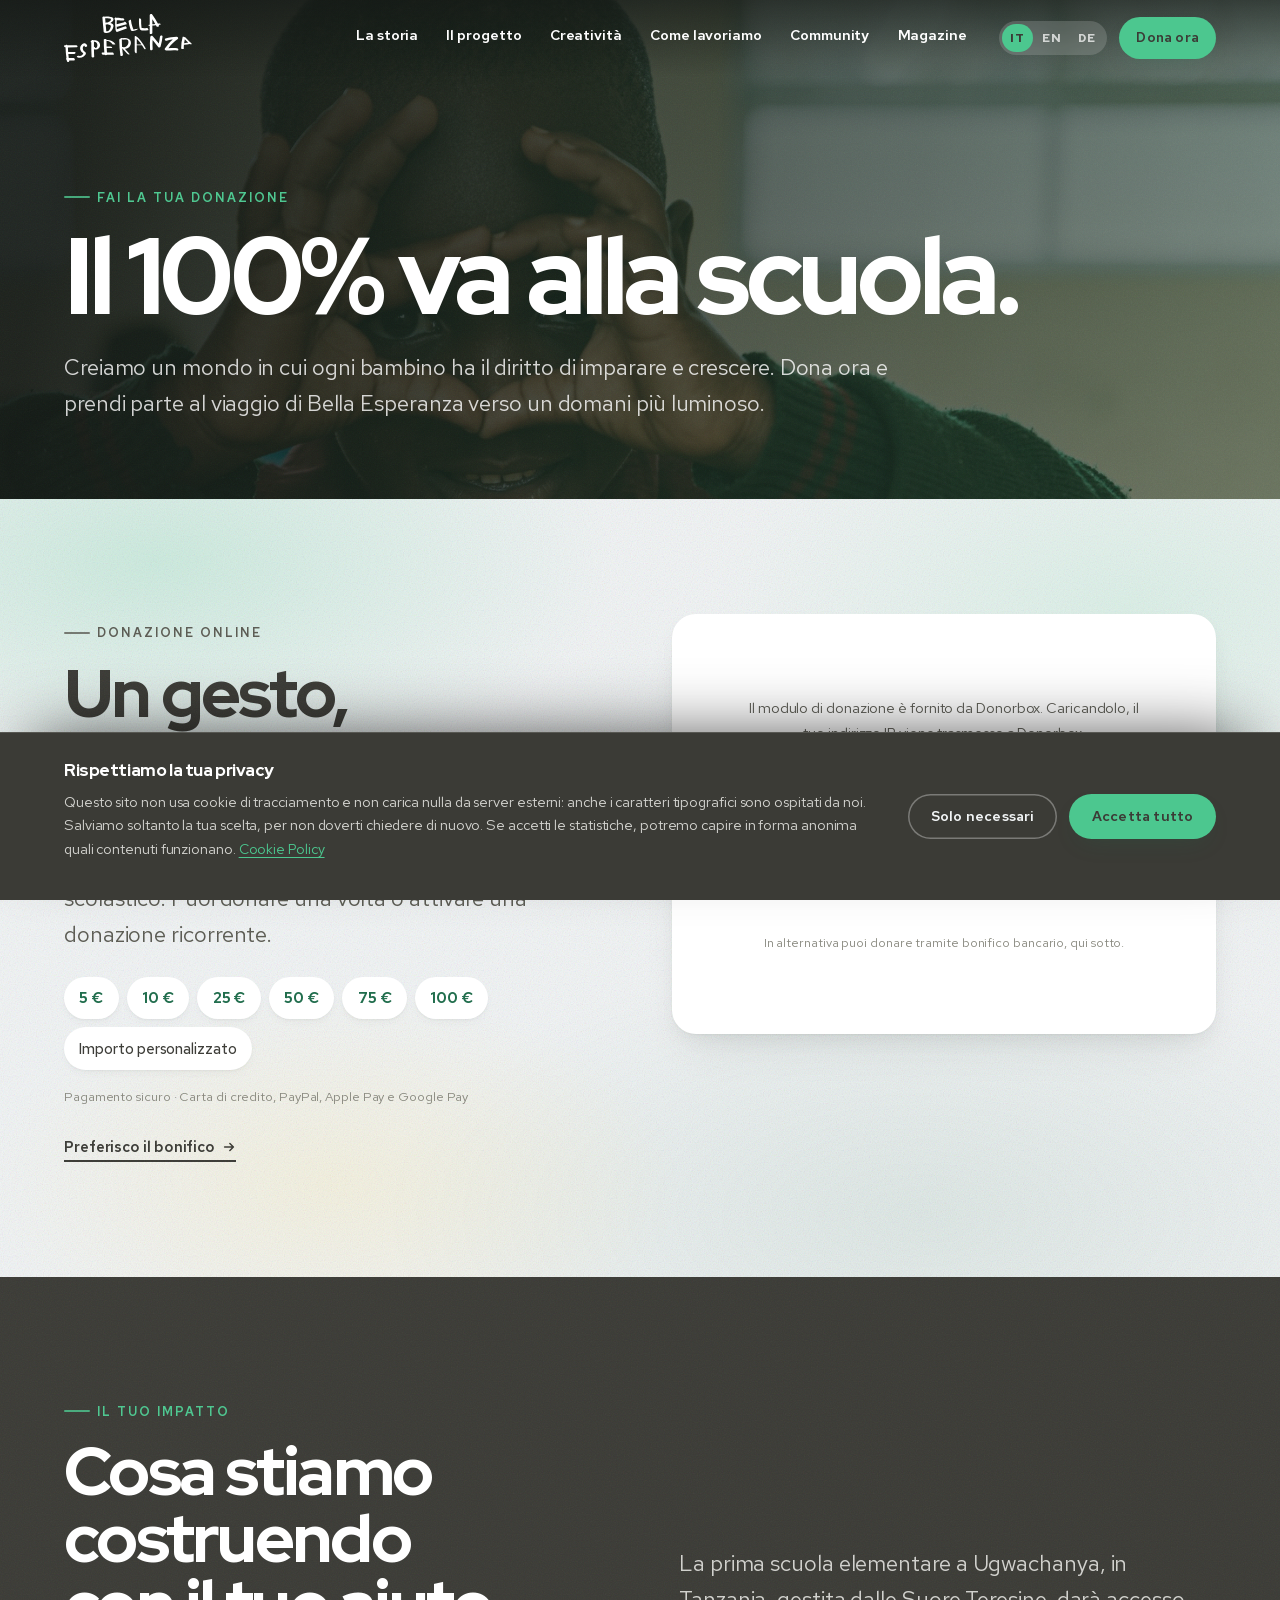
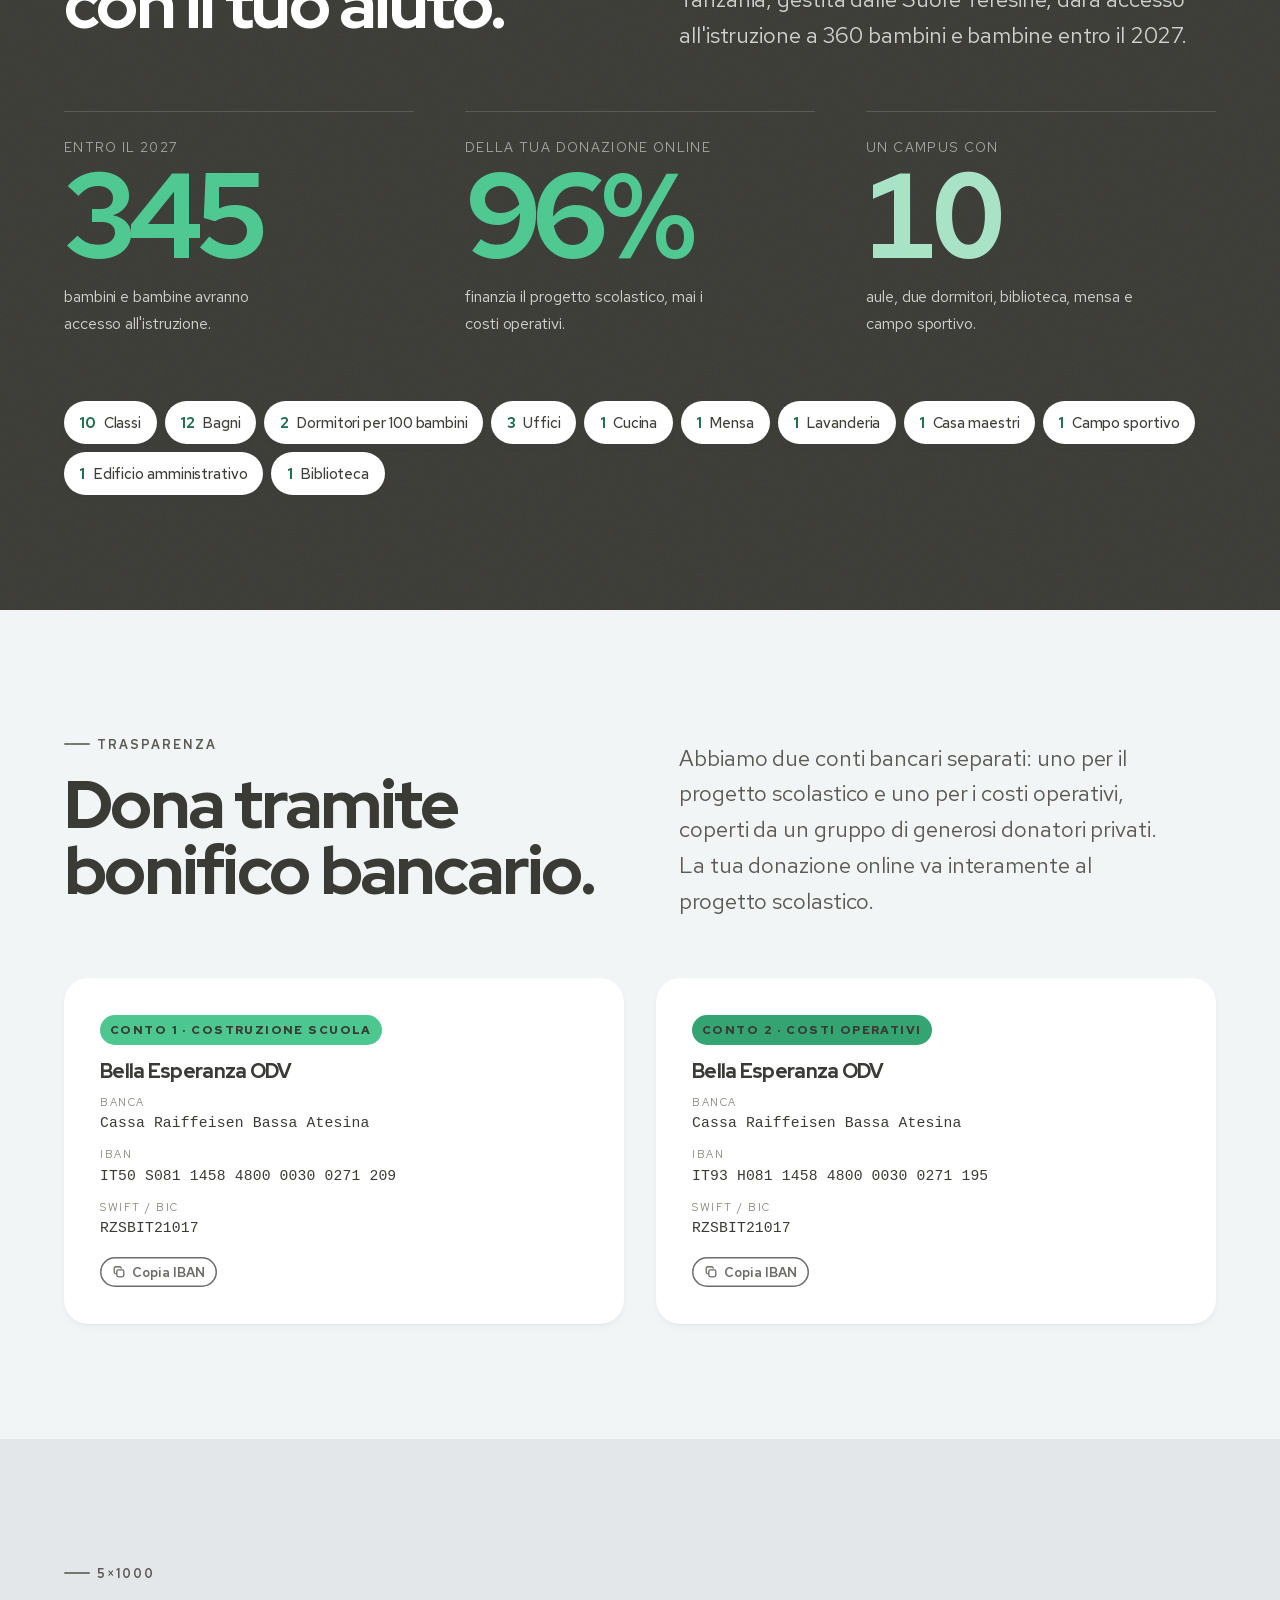
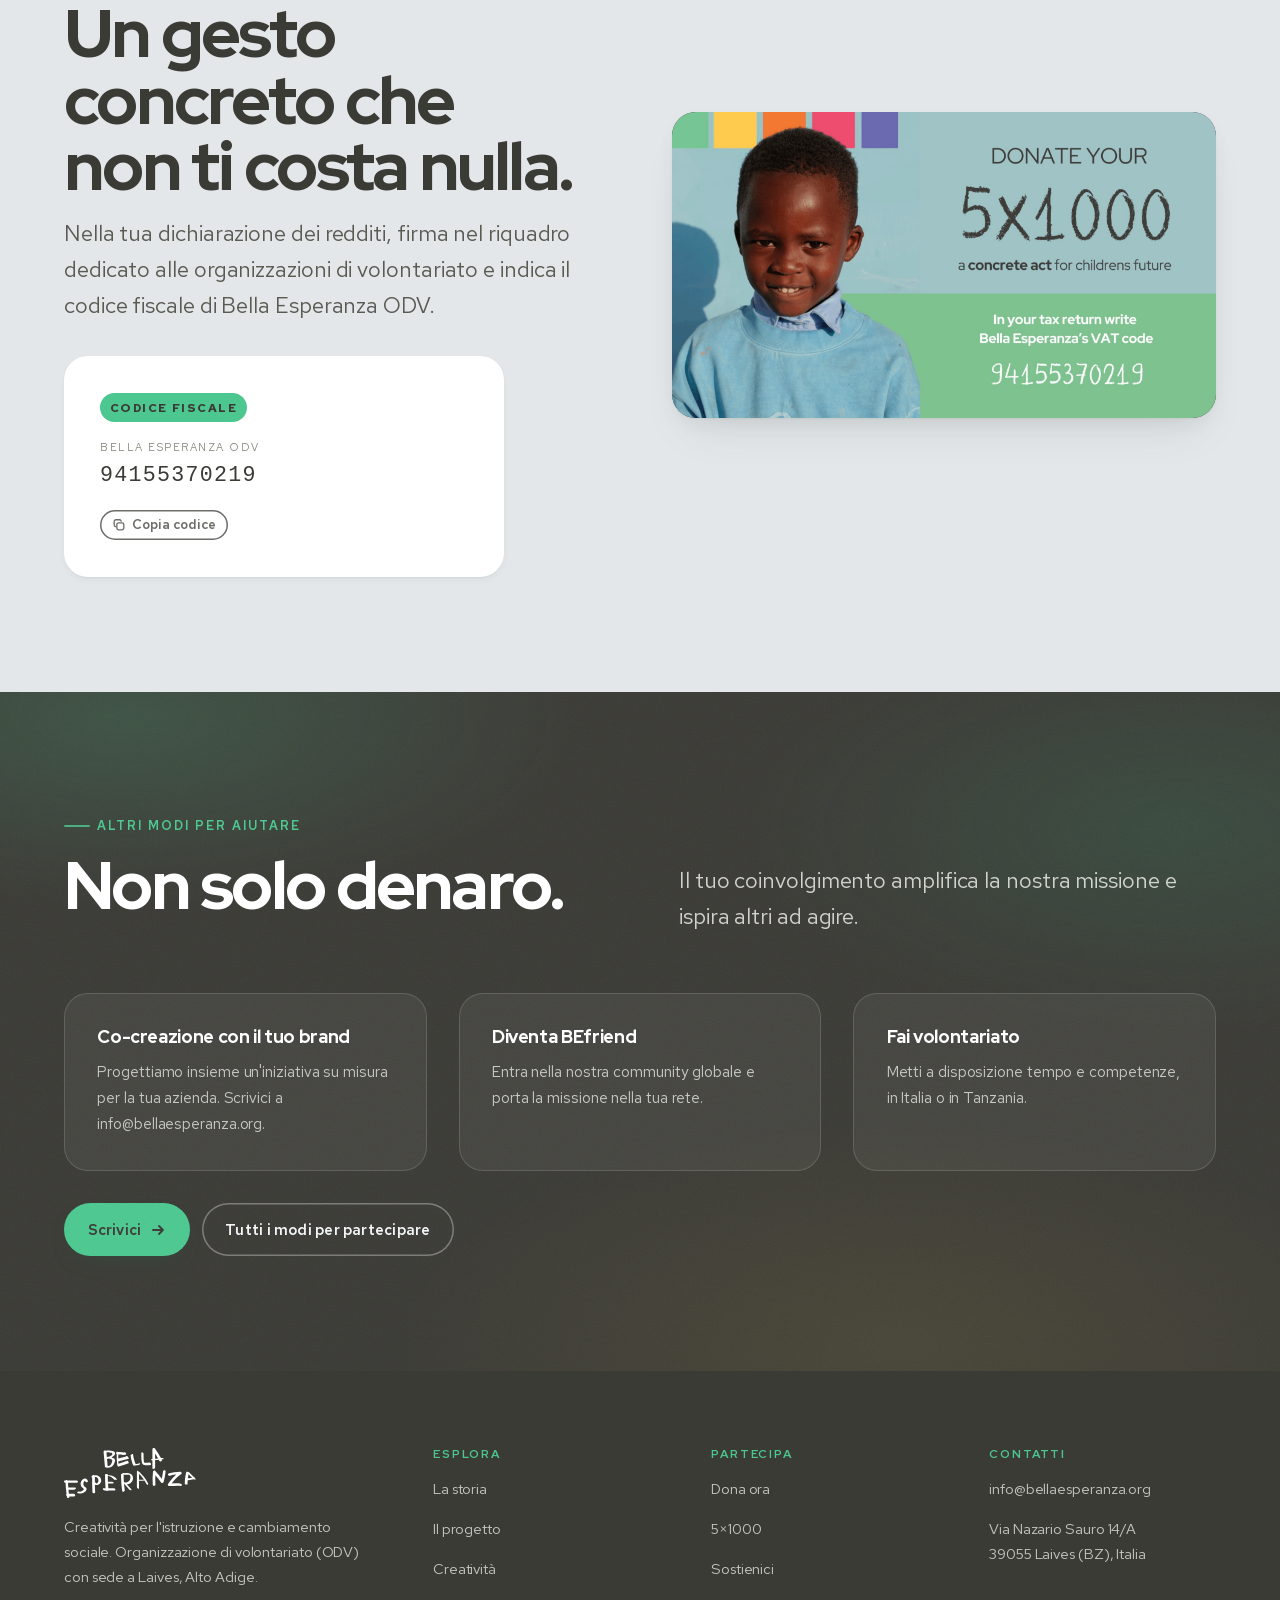
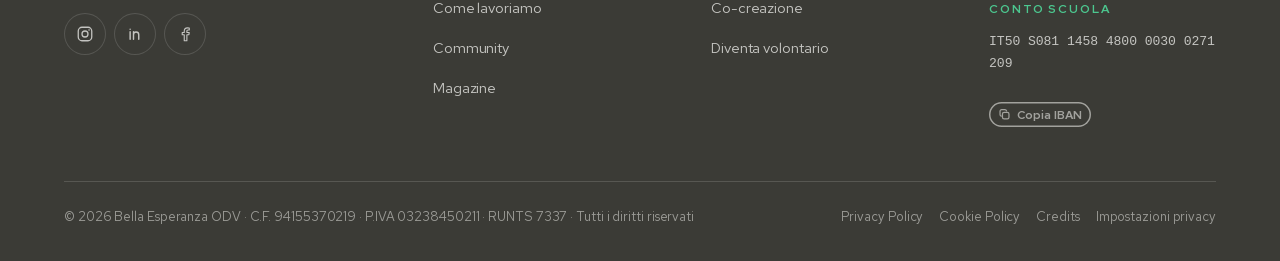
<file: dona.html>
<!DOCTYPE html>
<html lang="it">
<head>
<meta charset="utf-8">
<meta name="viewport" content="width=device-width, initial-scale=1">
<title data-i18n="meta.donaTitle">Dona ora — Bella Esperanza | BE</title>
<meta name="description" data-i18n-content="meta.donaDesc" content="Il 100% della tua donazione online finanzia la costruzione della nostra scuola a Ugwachanya, in Tanzania. Dona online, tramite bonifico o destinaci il tuo 5×1000.">
<link rel="canonical" href="https://www.bellaesperanza.org/dona.html">
<link rel="alternate" hreflang="it" href="https://www.bellaesperanza.org/dona.html">
<link rel="alternate" hreflang="en" href="https://www.bellaesperanza.org/en/dona.html">
<link rel="alternate" hreflang="de" href="https://www.bellaesperanza.org/de/dona.html">
<link rel="alternate" hreflang="x-default" href="https://www.bellaesperanza.org/dona.html">
<meta property="og:type" content="website">
<meta property="og:url" content="https://www.bellaesperanza.org/dona.html">
<meta property="og:title" content="Dona ora — Bella Esperanza | BE">
<meta property="og:description" content="Il 100% della tua donazione online finanzia la costruzione della nostra scuola in Tanzania.">
<meta property="og:image" content="https://www.bellaesperanza.org/assets/img/school-05.jpg">
<meta property="og:locale" content="it_IT">
<meta name="theme-color" content="#3B3B36">
<link rel="icon" href="assets/img/favicon.png" sizes="any">
<link rel="apple-touch-icon" href="assets/img/favicon.png">

<link rel="preload" href="assets/fonts/red-hat-display-latin.woff2" as="font" type="font/woff2" crossorigin>
<link rel="preload" href="assets/fonts/red-hat-text-latin.woff2" as="font" type="font/woff2" crossorigin>
<script>
/* Gestaltungsvarianten aus der URL lesen: ?layout=right und ?corners=sharp.
   Steht inline im Kopf, damit die Seite nicht kurz falsch aufblitzt. */
(function () {
  try {
    var p = new URLSearchParams(location.search);
    var l = p.get('layout');
    if (l === 'right' || l === 'left') document.documentElement.dataset.layout = l;
    var c = p.get('corners');
    if (c === 'sharp' || c === 'round') document.documentElement.dataset.corners = c;
  } catch (e) {}
})();
</script>
<link rel="stylesheet" href="assets/css/style.css">
</head>

<body>
<a class="skip-link" href="#main" data-i18n="a11y.skip">Vai al contenuto</a>

<header class="site-header">
  <div class="header-inner">
    <a class="brand" href="index.html" aria-label="Bella Esperanza — home">
      <img class="logo-light" src="assets/img/logo-white.svg" alt="Bella Esperanza" width="128" height="48">
      <img class="logo-dark" src="assets/img/logo-dark.svg" alt="Bella Esperanza" width="128" height="48">
    </a>
    <nav class="nav" aria-label="Principale">
      <ul class="nav-list">
        <li><a class="nav-link" href="index.html#storia"     data-i18n="nav.story">La storia</a></li>
        <li><a class="nav-link" href="index.html#progetto"   data-i18n="nav.project">Il progetto</a></li>
        <li><a class="nav-link" href="index.html#creativita" data-i18n="nav.creativity">Creatività</a></li>
        <li><a class="nav-link" href="index.html#metodo"     data-i18n="nav.method">Come lavoriamo</a></li>
        <li><a class="nav-link" href="index.html#community"  data-i18n="nav.community">Community</a></li>
        <li><a class="nav-link" href="magazine.html"         data-i18n="nav.magazine">Magazine</a></li>
      </ul>
      <div class="nav-tools">
        <div class="lang" role="group" aria-label="Lingua / Language">
          <span aria-current="true">IT</span>
          <a href="en/dona.html" hreflang="en" lang="en">EN</a>
          <a href="de/dona.html" hreflang="de" lang="de">DE</a>
        </div>
        <a class="btn btn--accent nav-cta" href="#donorbox" data-i18n="nav.donate">Dona ora</a>
        <button class="burger" type="button" aria-expanded="false" aria-controls="drawer" aria-label="Menu"><span></span></button>
      </div>
    </nav>
  </div>
</header>

<div class="drawer" id="drawer">
  <nav aria-label="Menu mobile">
    <ul>
      <li><a href="index.html#storia"     data-i18n="nav.story">La storia</a></li>
      <li><a href="index.html#progetto"   data-i18n="nav.project">Il progetto</a></li>
      <li><a href="index.html#creativita" data-i18n="nav.creativity">Creatività</a></li>
      <li><a href="index.html#metodo"     data-i18n="nav.method">Come lavoriamo</a></li>
      <li><a href="index.html#community"  data-i18n="nav.community">Community</a></li>
      <li><a href="magazine.html"         data-i18n="nav.magazine">Magazine</a></li>
    </ul>
  </nav>
  <a class="btn btn--accent btn--lg" href="#donorbox" data-i18n="nav.donate">Dona ora</a>
</div>

<main id="main">

<!-- ========================================================= PAGE HERO -->
<section class="page-hero grain">
  <div class="cta-band__bg" style="position:absolute;inset:0;z-index:-1">
    <img src="assets/img/school-05.jpg" alt="" width="1800" height="1200" style="width:100%;height:100%;object-fit:cover;object-position:50% 35%">
  </div>
  <div class="wrap">
    <p class="eyebrow" data-i18n="donate.eyebrow">Fai la tua donazione</p>
    <h1 class="display-xl" data-i18n="donate.title">Il 100% va alla scuola.</h1>
    <p class="lede" style="margin-top:var(--s-5)" data-i18n="donate.lede">Creiamo un mondo in cui ogni bambino ha il diritto di imparare e crescere. Dona ora e prendi parte al viaggio di Bella Esperanza verso un domani più luminoso.</p>
  </div>
</section>

<!-- ========================================================== DONORBOX -->
<section class="section mesh grain" id="donorbox">
  <div class="wrap">
    <div class="split split--top">
      <div data-reveal>
        <p class="eyebrow" data-i18n="donate.online">Donazione online</p>
        <h2 class="display-l" data-i18n="donate.onlineTitle">Un gesto, un futuro.</h2>
        <p class="lede" data-i18n="donate.onlineLede">Le donazioni online sono gestite in modo sicuro da Donorbox e vanno interamente al progetto scolastico. Puoi donare una volta o attivare una donazione ricorrente.</p>

        <ul class="facilities" style="margin-top:var(--s-5)">
          <li><b>5&nbsp;€</b></li><li><b>10&nbsp;€</b></li><li><b>25&nbsp;€</b></li>
          <li><b>50&nbsp;€</b></li><li><b>75&nbsp;€</b></li><li><b>100&nbsp;€</b></li>
          <li><span data-i18n="donate.custom">Importo personalizzato</span></li>
        </ul>

        <p class="form-note" style="margin-top:var(--s-4)" data-i18n="donate.secure">Pagamento sicuro · Carta di credito, PayPal, Apple&nbsp;Pay e Google&nbsp;Pay</p>
        <p style="margin-top:var(--s-5)"><a class="tlink" href="#bonifico"><span data-i18n="donate.transferCta">Preferisco il bonifico</span> <svg class="arw" width="14" height="14" viewBox="0 0 16 16" fill="none" aria-hidden="true"><path d="M3 8h10M9 4l4 4-4 4" stroke="currentColor" stroke-width="1.8" stroke-linecap="round" stroke-linejoin="round"/></svg></a></p>
      </div>

      <div class="dbox" data-dbox data-reveal style="--d:120ms">
        <div class="dbox__placeholder">
          <p data-i18n="dbox.intro">Il modulo di donazione è fornito da Donorbox. Caricandolo, il tuo indirizzo IP viene trasmesso a Donorbox.</p>
          <button class="btn btn--accent btn--lg" type="button" data-dbox-load>
            <span data-i18n="dbox.load">Carica il modulo di donazione</span>
            <svg class="arw" width="16" height="16" viewBox="0 0 16 16" fill="none" aria-hidden="true"><path d="M3 8h10M9 4l4 4-4 4" stroke="currentColor" stroke-width="1.8" stroke-linecap="round" stroke-linejoin="round"/></svg>
          </button>
          <small data-i18n="dbox.note">In alternativa puoi donare tramite bonifico bancario, qui sotto.</small>
        </div>
      </div>
    </div>
  </div>
</section>

<!-- ============================================================ IMPATTO -->
<section class="section section--dark grain" id="impatto">
  <div class="wrap">
    <div class="section-head">
      <div data-reveal>
        <p class="eyebrow" data-i18n="donate.impactEyebrow">Il tuo impatto</p>
        <h2 class="display-l" data-i18n="donate.impactTitle">Cosa stiamo costruendo con il tuo aiuto.</h2>
      </div>
      <p class="lede" data-reveal style="--d:100ms" data-i18n="donate.impactLede">La prima scuola elementare a Ugwachanya, in Tanzania, gestita dalle Suore Teresine, darà accesso all'istruzione a 360 bambini e bambine entro il 2027.</p>
    </div>

    <div class="stat-row" style="margin-bottom:clamp(2.5rem,5vw,4rem)">
      <div class="stat" data-reveal>
        <p class="stat__pre" data-i18n="donate.k1pre">Entro il 2027</p>
        <span class="stat__val" data-count="360" style="--stat-color:var(--accent)">360</span>
        <p class="stat__post" data-i18n="donate.k1post">bambini e bambine avranno accesso all'istruzione.</p>
      </div>
      <div class="stat" data-reveal style="--d:120ms">
        <p class="stat__pre" data-i18n="donate.k2pre">Della tua donazione online</p>
        <span class="stat__val" data-count="100" data-suffix="%" style="--stat-color:var(--accent)">100%</span>
        <p class="stat__post" data-i18n="donate.k2post">finanzia il progetto scolastico, mai i costi operativi.</p>
      </div>
      <div class="stat" data-reveal style="--d:240ms">
        <p class="stat__pre" data-i18n="donate.k3pre">Un campus con</p>
        <span class="stat__val" data-count="10" style="--stat-color:var(--accent-soft)">10</span>
        <p class="stat__post" data-i18n="donate.k3post">aule, due dormitori, biblioteca, mensa e campo sportivo.</p>
      </div>
    </div>

    <ul class="facilities" data-reveal>
      <li><b>10</b> <span data-i18n="school.f1">Classi</span></li>
      <li><b>12</b> <span data-i18n="school.f2">Bagni</span></li>
      <li><b>2</b> <span data-i18n="school.f3">Dormitori per 100 bambini</span></li>
      <li><b>3</b> <span data-i18n="school.f4">Uffici</span></li>
      <li><b>1</b> <span data-i18n="school.f5">Cucina</span></li>
      <li><b>1</b> <span data-i18n="school.f6">Mensa</span></li>
      <li><b>1</b> <span data-i18n="school.f7">Lavanderia</span></li>
      <li><b>1</b> <span data-i18n="school.f8">Casa maestri</span></li>
      <li><b>1</b> <span data-i18n="school.f9">Campo sportivo</span></li>
      <li><b>1</b> <span data-i18n="school.f10">Edificio amministrativo</span></li>
      <li><b>1</b> <span data-i18n="school.f11">Biblioteca</span></li>
    </ul>
  </div>
</section>

<!-- ========================================================== BONIFICO -->
<section class="section" id="bonifico">
  <div class="wrap">
    <div class="section-head">
      <div data-reveal>
        <p class="eyebrow" data-i18n="trans.eyebrow">Trasparenza</p>
        <h2 class="display-l" data-i18n="donate.transferTitle">Dona tramite bonifico bancario.</h2>
      </div>
      <p class="lede" data-reveal style="--d:100ms" data-i18n="trans.lede">Abbiamo due conti bancari separati: uno per il progetto scolastico e uno per i costi operativi, coperti da un gruppo di generosi donatori privati. La tua donazione online va interamente al progetto scolastico.</p>
    </div>

    <div class="grid grid--2">
      <div class="acct" data-reveal style="--acct-accent:var(--accent)">
        <span class="acct__tag" style="--acct-accent:var(--accent)" data-i18n="trans.tag1">Conto 1 · Costruzione scuola</span>
        <h3>Bella Esperanza ODV</h3>
        <dl>
          <div><dt data-i18n="trans.bank">Banca</dt><dd>Cassa Raiffeisen Bassa Atesina</dd></div>
          <div><dt>IBAN</dt><dd>IT50 S081 1458 4800 0030 0271 209</dd></div>
          <div><dt>SWIFT / BIC</dt><dd>RZSBIT21017</dd></div>
        </dl>
        <button class="copy-btn" type="button" data-copy="IT50S0811458480000300271209">
          <svg width="14" height="14" viewBox="0 0 16 16" fill="none" aria-hidden="true"><rect x="5.5" y="5.5" width="8" height="8" rx="2" stroke="currentColor" stroke-width="1.5"/><path d="M10.5 3.5A2 2 0 0 0 8.5 2H4.5a2 2 0 0 0-2 2v4a2 2 0 0 0 1.5 1.94" stroke="currentColor" stroke-width="1.5" stroke-linecap="round"/></svg>
          <span class="copy-label" data-idle="Copia IBAN" data-done="Copiato!" data-i18n="ui.copyIban" data-i18n-idle="ui.copyIban" data-i18n-done="ui.copied">Copia IBAN</span>
        </button>
      </div>

      <div class="acct" data-reveal style="--d:120ms;--acct-accent:var(--accent-d)">
        <span class="acct__tag" style="--acct-accent:var(--accent-d)" data-i18n="trans.tag2">Conto 2 · Costi operativi</span>
        <h3>Bella Esperanza ODV</h3>
        <dl>
          <div><dt data-i18n="trans.bank">Banca</dt><dd>Cassa Raiffeisen Bassa Atesina</dd></div>
          <div><dt>IBAN</dt><dd>IT93 H081 1458 4800 0030 0271 195</dd></div>
          <div><dt>SWIFT / BIC</dt><dd>RZSBIT21017</dd></div>
        </dl>
        <button class="copy-btn" type="button" data-copy="IT93H0811458480000300271195">
          <svg width="14" height="14" viewBox="0 0 16 16" fill="none" aria-hidden="true"><rect x="5.5" y="5.5" width="8" height="8" rx="2" stroke="currentColor" stroke-width="1.5"/><path d="M10.5 3.5A2 2 0 0 0 8.5 2H4.5a2 2 0 0 0-2 2v4a2 2 0 0 0 1.5 1.94" stroke="currentColor" stroke-width="1.5" stroke-linecap="round"/></svg>
          <span class="copy-label" data-idle="Copia IBAN" data-done="Copiato!" data-i18n="ui.copyIban" data-i18n-idle="ui.copyIban" data-i18n-done="ui.copied">Copia IBAN</span>
        </button>
      </div>
    </div>
  </div>
</section>

<!-- ======================================================= 5 PER MILLE -->
<section class="section section--paper2" id="cinquepermille">
  <div class="wrap">
    <div class="split">
      <div data-reveal>
        <p class="eyebrow" data-i18n="fivex.eyebrow">5×1000</p>
        <h2 class="display-l" data-i18n="fivex.title">Un gesto concreto che non ti costa nulla.</h2>
        <p class="lede" data-i18n="fivex.lede">Nella tua dichiarazione dei redditi, firma nel riquadro dedicato alle organizzazioni di volontariato e indica il codice fiscale di Bella Esperanza ODV.</p>

        <div class="acct" style="--acct-accent:var(--accent);margin-top:var(--s-6);max-width:440px">
          <span class="acct__tag" style="--acct-accent:var(--accent)" data-i18n="fivex.tag">Codice fiscale</span>
          <dl>
            <div><dt data-i18n="fivex.cf">Bella Esperanza ODV</dt><dd style="font-size:1.35rem;letter-spacing:.06em">94155370219</dd></div>
          </dl>
          <button class="copy-btn" type="button" data-copy="94155370219">
            <svg width="14" height="14" viewBox="0 0 16 16" fill="none" aria-hidden="true"><rect x="5.5" y="5.5" width="8" height="8" rx="2" stroke="currentColor" stroke-width="1.5"/><path d="M10.5 3.5A2 2 0 0 0 8.5 2H4.5a2 2 0 0 0-2 2v4a2 2 0 0 0 1.5 1.94" stroke="currentColor" stroke-width="1.5" stroke-linecap="round"/></svg>
            <span class="copy-label" data-idle="Copia codice" data-done="Copiato!" data-i18n="ui.copyCode" data-i18n-idle="ui.copyCode" data-i18n-done="ui.copied">Copia codice</span>
          </button>
        </div>
      </div>

      <div class="frame ratio-16-9 frame--flat frame--hover" data-reveal style="--d:120ms">
        <img src="assets/img/5x1000.jpg" alt="Campagna 5×1000 di Bella Esperanza" loading="lazy" width="1800" height="1013">
      </div>
    </div>
  </div>
</section>

<!-- ============================================================ ALTRI -->
<section class="section section--dark mesh grain">
  <div class="wrap">
    <div class="section-head">
      <div data-reveal>
        <p class="eyebrow" data-i18n="donate.otherEyebrow">Altri modi per aiutare</p>
        <h2 class="display-l" data-i18n="donate.otherTitle">Non solo denaro.</h2>
      </div>
      <p class="lede" data-reveal style="--d:100ms" data-i18n="donate.otherLede">Il tuo coinvolgimento amplifica la nostra missione e ispira altri ad agire.</p>
    </div>

    <div class="grid grid--3">
      <article class="card" data-reveal style="--card-accent:var(--accent)">
        <h3 data-i18n="donate.o1t">Co-creazione con il tuo brand</h3>
        <p data-i18n="donate.o1p">Progettiamo insieme un'iniziativa su misura per la tua azienda. Scrivici a info@bellaesperanza.org.</p>
      </article>
      <article class="card" data-reveal style="--d:110ms;--card-accent:var(--accent-soft)">
        <h3 data-i18n="donate.o2t">Diventa BEfriend</h3>
        <p data-i18n="donate.o2p">Entra nella nostra community globale e porta la missione nella tua rete.</p>
      </article>
      <article class="card" data-reveal style="--d:220ms;--card-accent:var(--accent-d)">
        <h3 data-i18n="donate.o3t">Fai volontariato</h3>
        <p data-i18n="donate.o3p">Metti a disposizione tempo e competenze, in Italia o in Tanzania.</p>
      </article>
    </div>

    <p class="btn-row" style="margin-top:var(--s-6)" data-reveal>
      <a class="btn btn--accent" href="mailto:info@bellaesperanza.org">
        <span data-i18n="donate.write">Scrivici</span>
        <svg class="arw" width="16" height="16" viewBox="0 0 16 16" fill="none" aria-hidden="true"><path d="M3 8h10M9 4l4 4-4 4" stroke="currentColor" stroke-width="1.8" stroke-linecap="round" stroke-linejoin="round"/></svg>
      </a>
      <a class="btn btn--ghost" href="index.html#supporto" data-i18n="donate.allWays">Tutti i modi per partecipare</a>
    </p>
  </div>
</section>

</main>

<footer class="site-footer">
  <div class="wrap">
    <div class="footer-grid">
      <div>
        <a class="brand" href="index.html" aria-label="Bella Esperanza — home">
          <img src="assets/img/logo-white.svg" alt="Bella Esperanza" width="132" height="50">
        </a>
        <p style="max-width:34ch" data-i18n="footer.tag">Creatività per l'istruzione e cambiamento sociale. Organizzazione di volontariato (ODV) con sede a Laives, Alto Adige.</p>
        <div class="socials" style="margin-top:var(--s-5)">
          <a href="https://www.instagram.com/bellaesperanzacharity/" target="_blank" rel="noopener noreferrer" aria-label="Instagram"><svg width="18" height="18" viewBox="0 0 24 24" fill="none" aria-hidden="true"><rect x="3" y="3" width="18" height="18" rx="5" stroke="currentColor" stroke-width="1.7"/><circle cx="12" cy="12" r="4" stroke="currentColor" stroke-width="1.7"/><circle cx="17.4" cy="6.6" r="1.1" fill="currentColor"/></svg></a>
          <a href="https://www.linkedin.com/company/bella-esperanza-odv/about/" target="_blank" rel="noopener noreferrer" aria-label="LinkedIn"><svg width="18" height="18" viewBox="0 0 24 24" fill="none" aria-hidden="true"><path d="M5.5 9v10M5.5 5.6v.02M10 19V9m0 4c0-2.2 1.4-3.6 3.4-3.6S17 10.8 17 13v6" stroke="currentColor" stroke-width="1.9" stroke-linecap="round"/></svg></a>
          <a href="https://www.facebook.com/bellaesperanzacharity" target="_blank" rel="noopener noreferrer" aria-label="Facebook"><svg width="18" height="18" viewBox="0 0 24 24" fill="none" aria-hidden="true"><path d="M14.5 21v-8h2.7l.4-3h-3.1V8.2c0-.9.3-1.5 1.6-1.5H17.7V4a22 22 0 0 0-2.5-.1c-2.5 0-4.2 1.5-4.2 4.3V10H8.3v3H11v8h3.5Z" stroke="currentColor" stroke-width="1.5" stroke-linejoin="round"/></svg></a>
        </div>
      </div>
      <div>
        <h4 data-i18n="footer.explore">Esplora</h4>
        <ul>
          <li><a href="index.html#storia" data-i18n="nav.story">La storia</a></li>
          <li><a href="index.html#progetto" data-i18n="nav.project">Il progetto</a></li>
          <li><a href="index.html#creativita" data-i18n="nav.creativity">Creatività</a></li>
          <li><a href="index.html#metodo" data-i18n="nav.method">Come lavoriamo</a></li>
          <li><a href="index.html#community" data-i18n="nav.community">Community</a></li>
          <li><a href="magazine.html" data-i18n="nav.magazine">Magazine</a></li>
        </ul>
      </div>
      <div>
        <h4 data-i18n="footer.participate">Partecipa</h4>
        <ul>
          <li><a href="#donorbox" data-i18n="nav.donate">Dona ora</a></li>
          <li><a href="#cinquepermille" data-i18n="footer.5x1000">5×1000</a></li>
          <li><a href="index.html#supporto" data-i18n="footer.support">Sostienici</a></li>
          <li><a href="index.html#cocreate" data-i18n="footer.cocreate">Co-creazione</a></li>
          <li><a href="mailto:info@bellaesperanza.org" data-i18n="footer.volunteer">Diventa volontario</a></li>
        </ul>
      </div>
      <div>
        <h4 data-i18n="footer.contact">Contatti</h4>
        <ul>
          <li><a href="mailto:info@bellaesperanza.org">info@bellaesperanza.org</a></li>
          <li>Via Nazario Sauro 14/A<br>39055 Laives (BZ), Italia</li>
        </ul>
        <h4 style="margin-top:var(--s-6)" data-i18n="footer.bank">Conto scuola</h4>
        <ul>
          <li style="font-family:ui-monospace,Menlo,monospace;font-size:.82rem;word-break:break-all">IT50 S081 1458 4800 0030 0271 209</li>
          <li>
            <button class="copy-btn copy-btn--sm" type="button" data-copy="IT50S0811458480000300271209">
              <svg width="13" height="13" viewBox="0 0 16 16" fill="none" aria-hidden="true"><rect x="5.5" y="5.5" width="8" height="8" rx="2" stroke="currentColor" stroke-width="1.5"/><path d="M10.5 3.5A2 2 0 0 0 8.5 2H4.5a2 2 0 0 0-2 2v4a2 2 0 0 0 1.5 1.94" stroke="currentColor" stroke-width="1.5" stroke-linecap="round"/></svg>
              <span class="copy-label" data-idle="Copia IBAN" data-done="Copiato!" data-i18n="ui.copyIban" data-i18n-idle="ui.copyIban" data-i18n-done="ui.copied">Copia IBAN</span>
            </button>
          </li>
        </ul>
      </div>
    </div>
    <div class="footer-legal">
      <p style="margin:0">© <span data-year>2026</span> Bella Esperanza ODV · C.F. 94155370219 · P.IVA 03238450211 · RUNTS 7337 · <span data-i18n="footer.rights">Tutti i diritti riservati</span></p>
      <nav aria-label="Legale">
        <a href="https://www.bellaesperanza.org/it/privacy-policy-2/" data-i18n="footer.privacy">Privacy Policy</a>
        <a href="https://www.bellaesperanza.org/cookie-policy" data-i18n="footer.cookies">Cookie Policy</a>
        <a href="https://www.bellaesperanza.org/credits" data-i18n="footer.credits">Credits</a>
        <a href="#" data-consent-open data-i18n="footer.consent">Impostazioni privacy</a>
      </nav>
    </div>
  </div>
</footer>


<!-- ================================================= EINWILLIGUNG -->
<section class="consent" data-consent-banner hidden role="region" aria-labelledby="consent-title">
  <div class="consent__inner">
    <p class="consent__text">
      <b id="consent-title" data-i18n="consent.title">Rispettiamo la tua privacy</b>
      <span data-i18n="consent.text">Questo sito non usa cookie di tracciamento e non carica nulla da server esterni: anche i caratteri tipografici sono ospitati da noi. Salviamo soltanto la tua scelta, per non doverti chiedere di nuovo. Se accetti le statistiche, potremo capire in forma anonima quali contenuti funzionano.</span>
      <a href="https://www.bellaesperanza.org/cookie-policy" data-i18n="footer.cookies">Cookie Policy</a>
    </p>
    <div class="consent__actions">
      <button class="btn btn--ghost" type="button" data-consent-set="necessary" data-i18n="consent.reject">Solo necessari</button>
      <button class="btn btn--accent" type="button" data-consent-set="all" data-i18n="consent.accept">Accetta tutto</button>
    </div>
  </div>
</section>

<button class="to-top" type="button" data-to-top aria-label="Torna all'inizio" data-i18n-aria="ui.toTop">
  <svg width="18" height="18" viewBox="0 0 16 16" fill="none" aria-hidden="true"><path d="M8 13V3M4 7l4-4 4 4" stroke="currentColor" stroke-width="1.9" stroke-linecap="round" stroke-linejoin="round"/></svg>
</button>


<!-- =========================================== SPENDEN-OVERLAY (Donorbox) -->
<div class="dbox-modal" data-dbox-modal hidden role="dialog" aria-modal="true" aria-labelledby="dbox-modal-title">
  <div class="dbox-modal__panel">
    <div class="dbox-modal__head">
      <div>
        <h2 id="dbox-modal-title" data-i18n="dbox.modalTitle">Dona ora</h2>
        <p data-i18n="dbox.modalSub">Il 100% della tua donazione online finanzia la scuola.</p>
      </div>
      <button class="dbox-modal__close" type="button" data-dbox-close aria-label="Chiudi">
        <svg width="16" height="16" viewBox="0 0 16 16" fill="none" aria-hidden="true"><path d="M4 4l8 8M12 4l-8 8" stroke="currentColor" stroke-width="1.9" stroke-linecap="round"/></svg>
      </button>
    </div>
    <div class="dbox-modal__body">
      <div class="dbox" data-dbox>
        <div class="dbox__placeholder">
          <p data-i18n="dbox.intro">Il modulo di donazione è fornito da Donorbox. Caricandolo, il tuo indirizzo IP viene trasmesso a Donorbox.</p>
          <button class="btn btn--accent btn--lg" type="button" data-dbox-load>
            <span data-i18n="dbox.load">Carica il modulo di donazione</span>
          </button>
          <small data-i18n="dbox.modalAlt">Preferisci il bonifico? Trovi gli IBAN sulla pagina Donazione.</small>
        </div>
      </div>
    </div>
  </div>
</div>

<script src="assets/js/main.js"></script>
</body>
</html>
</file>
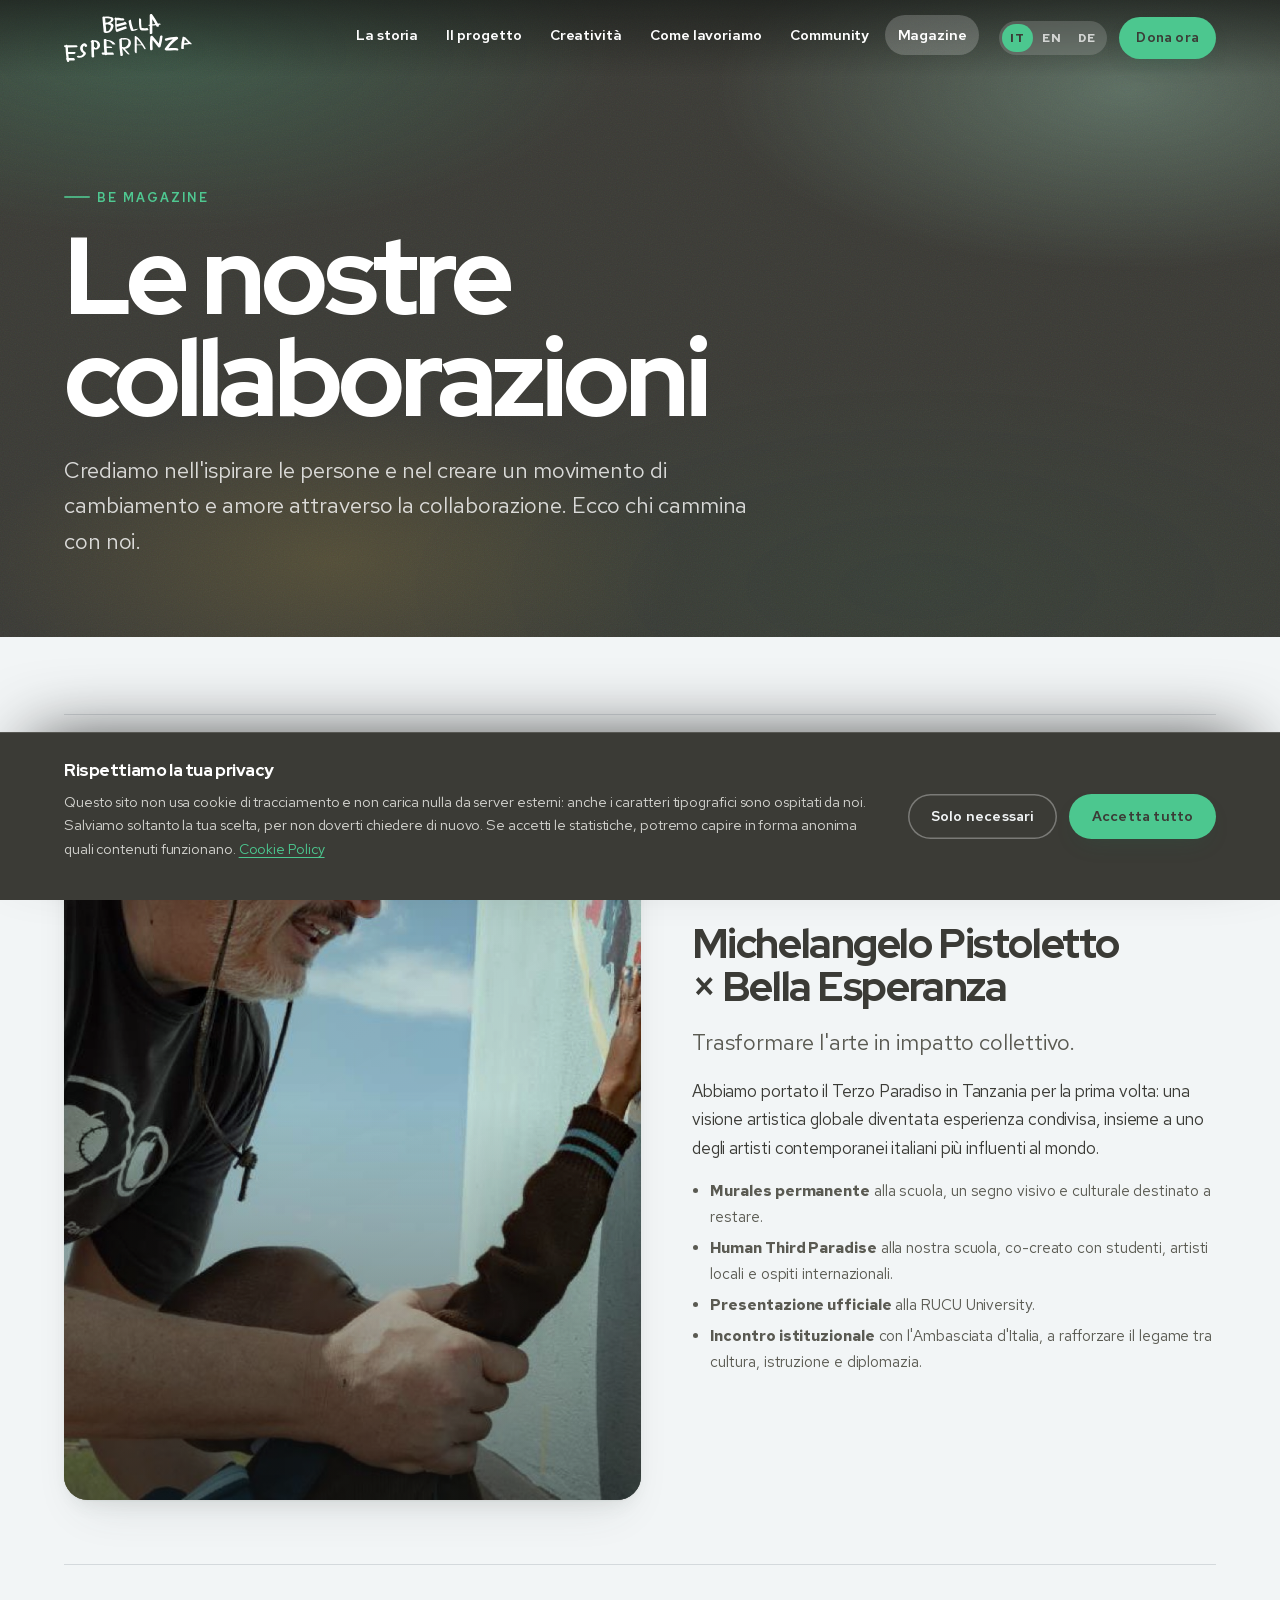
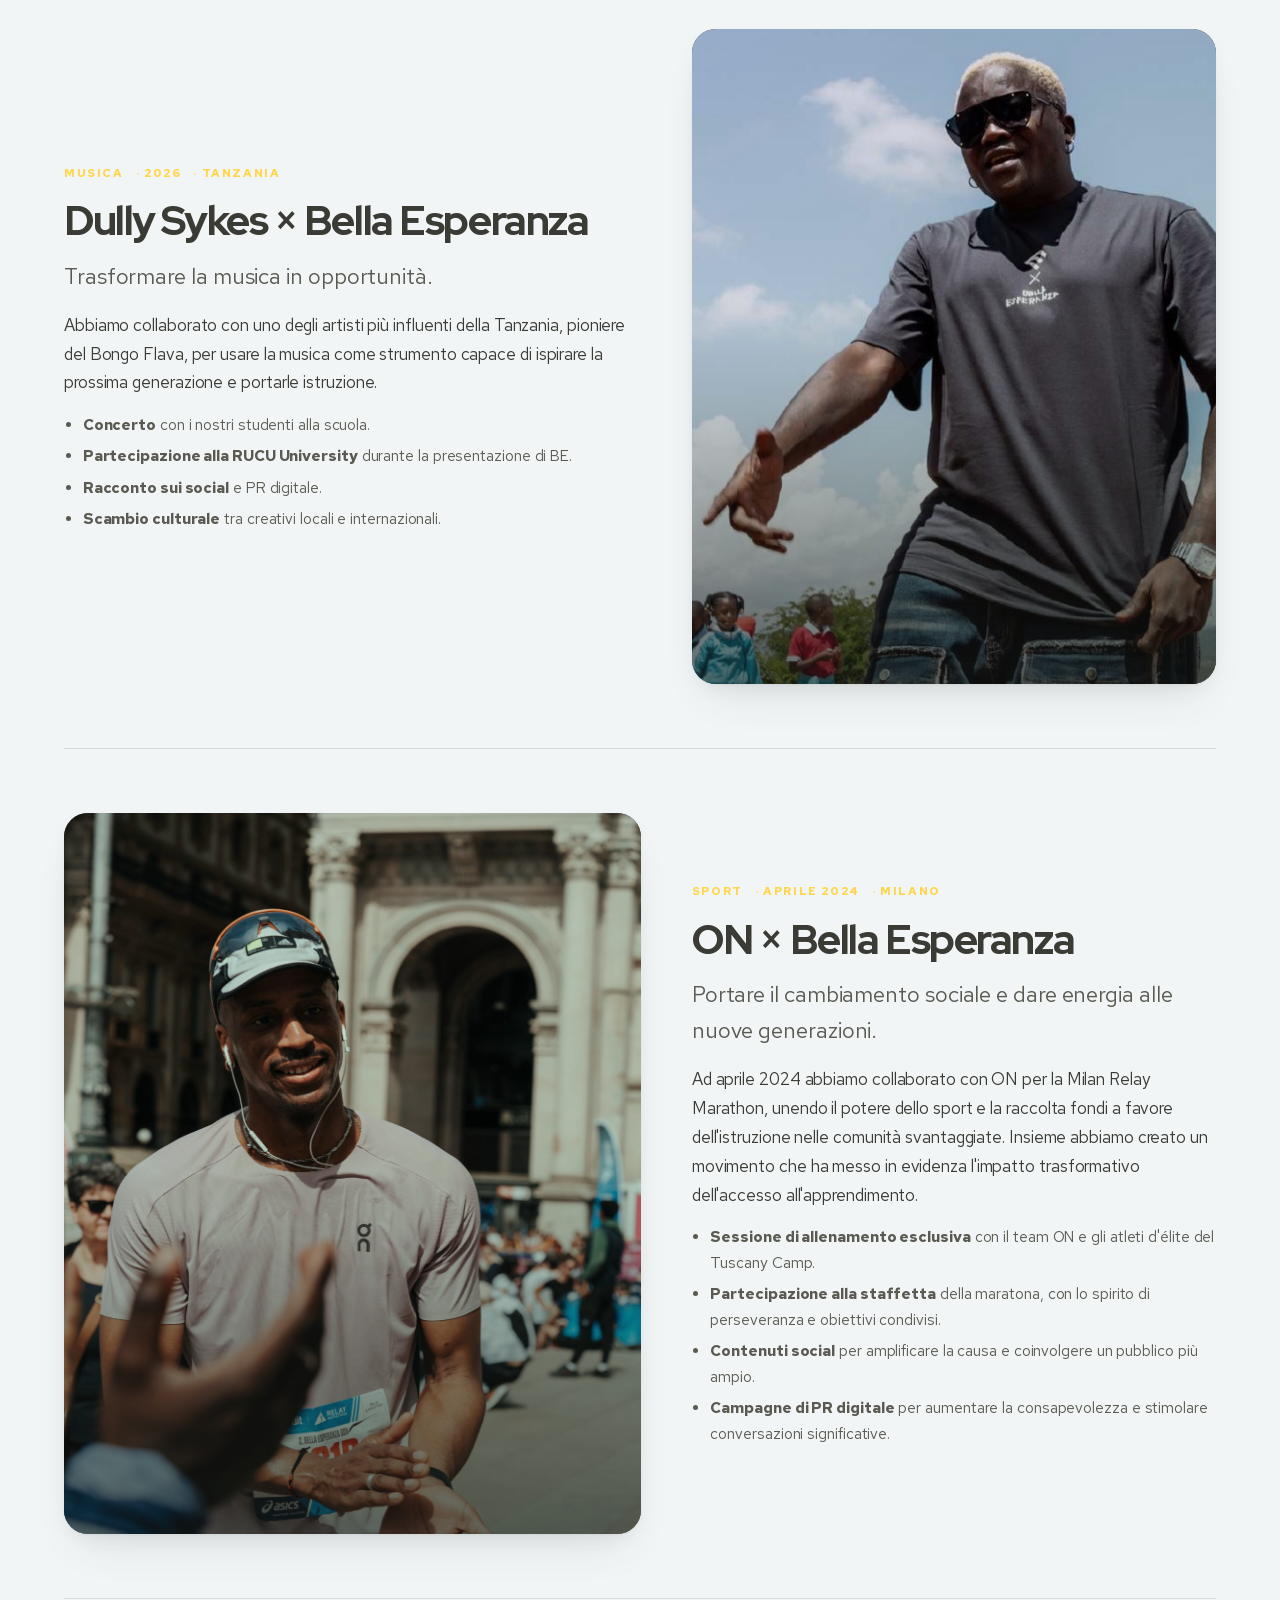
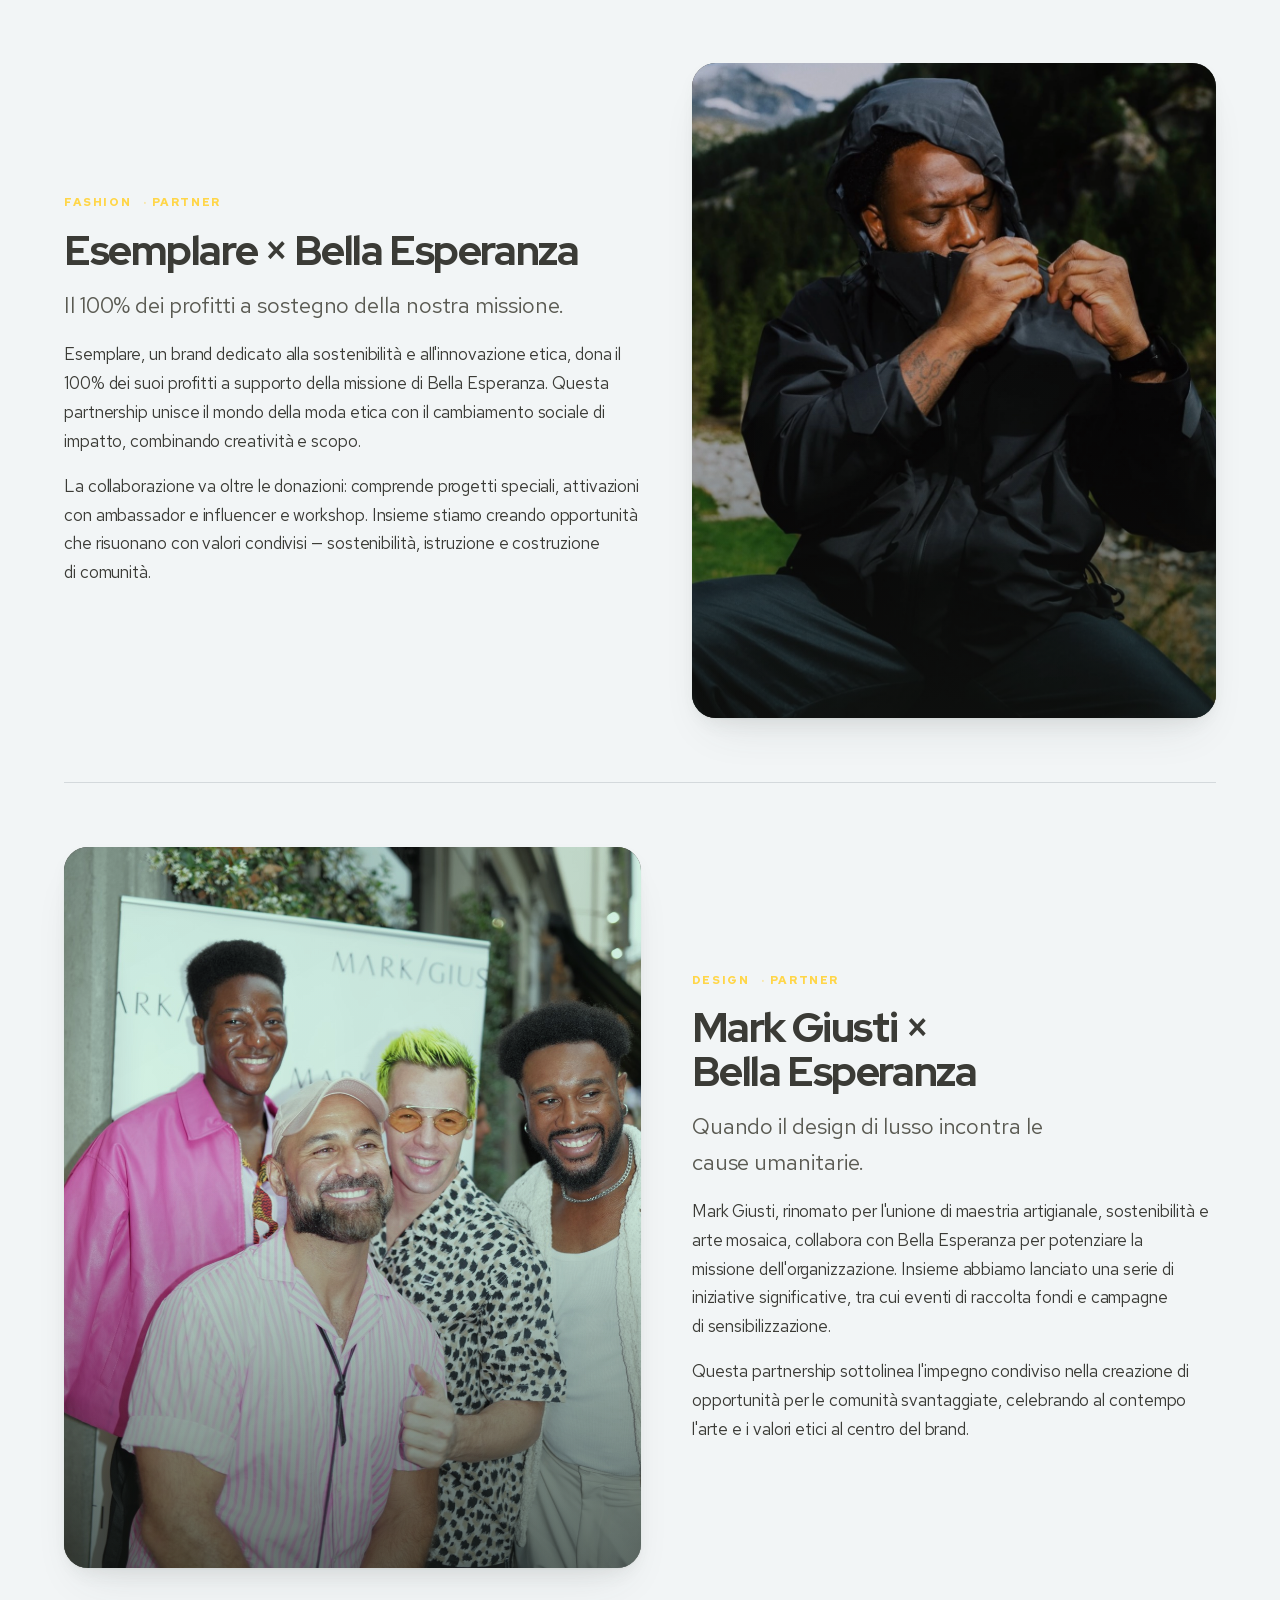
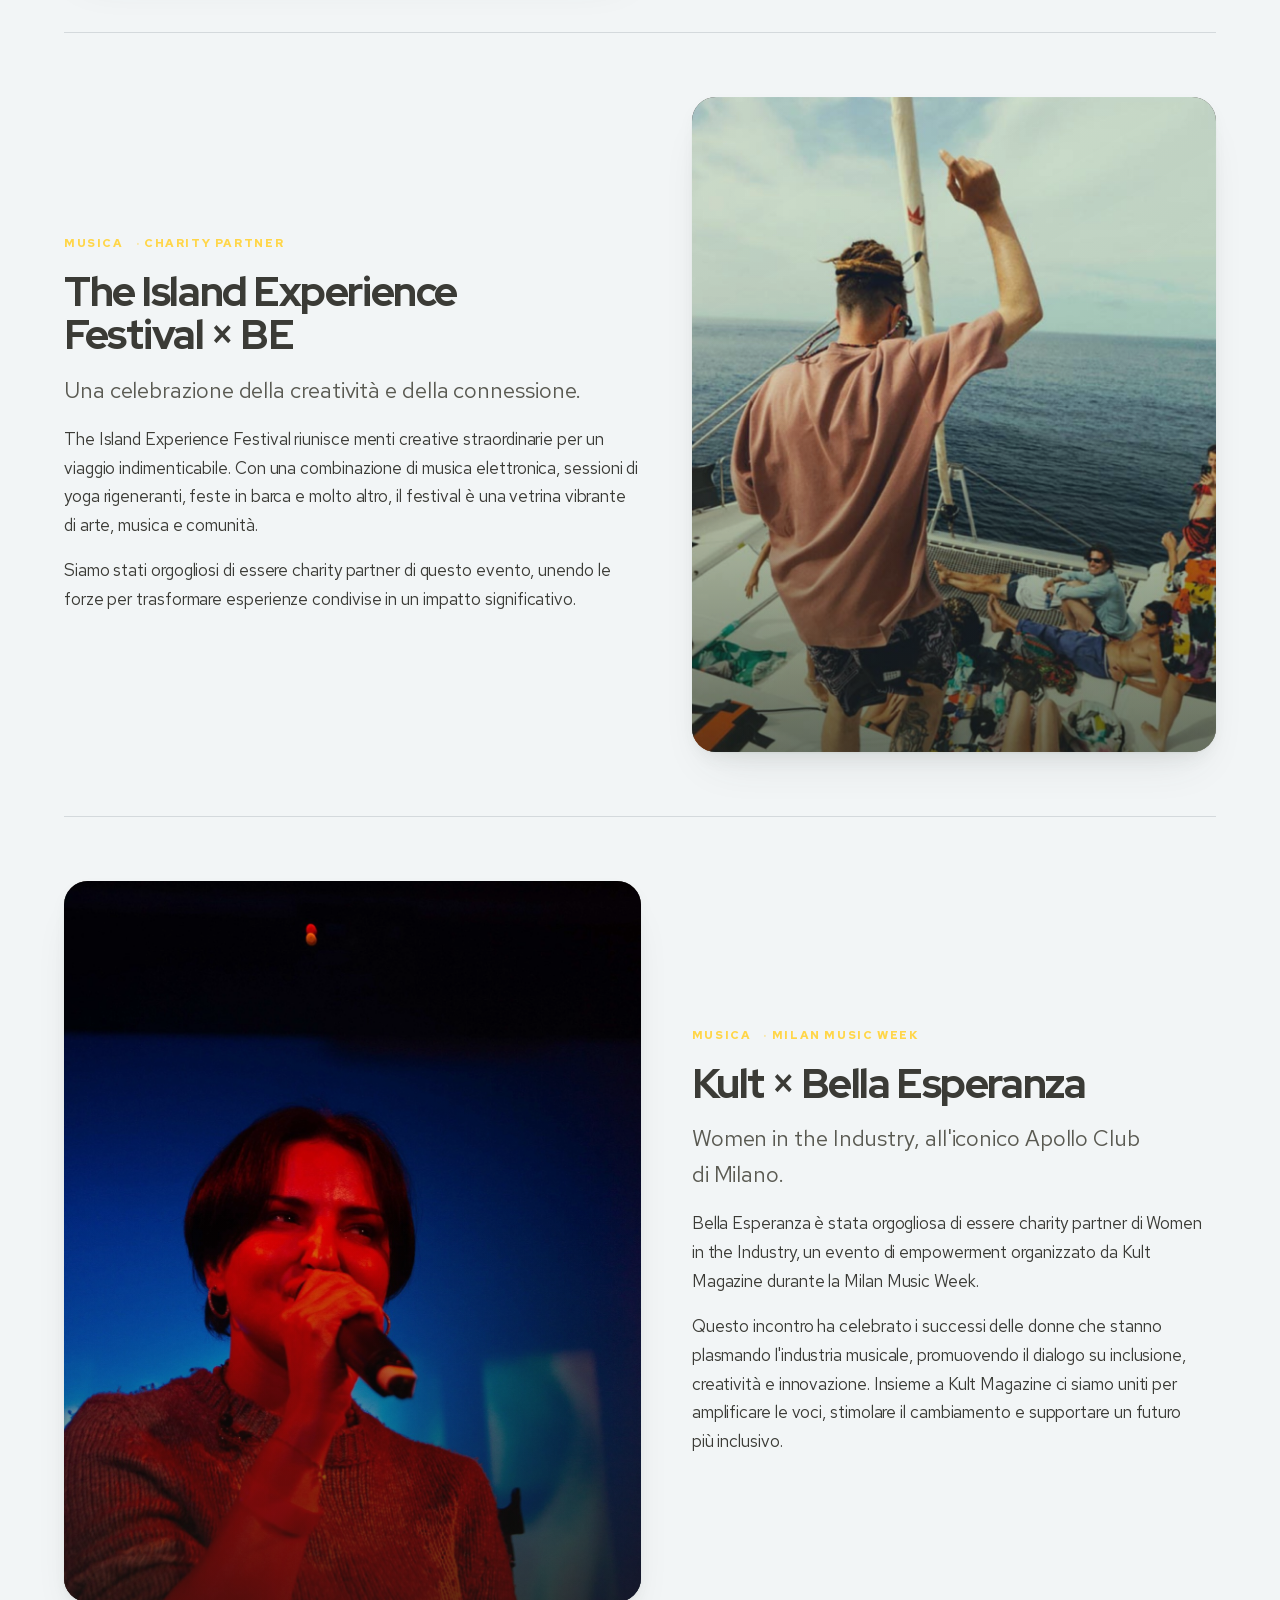
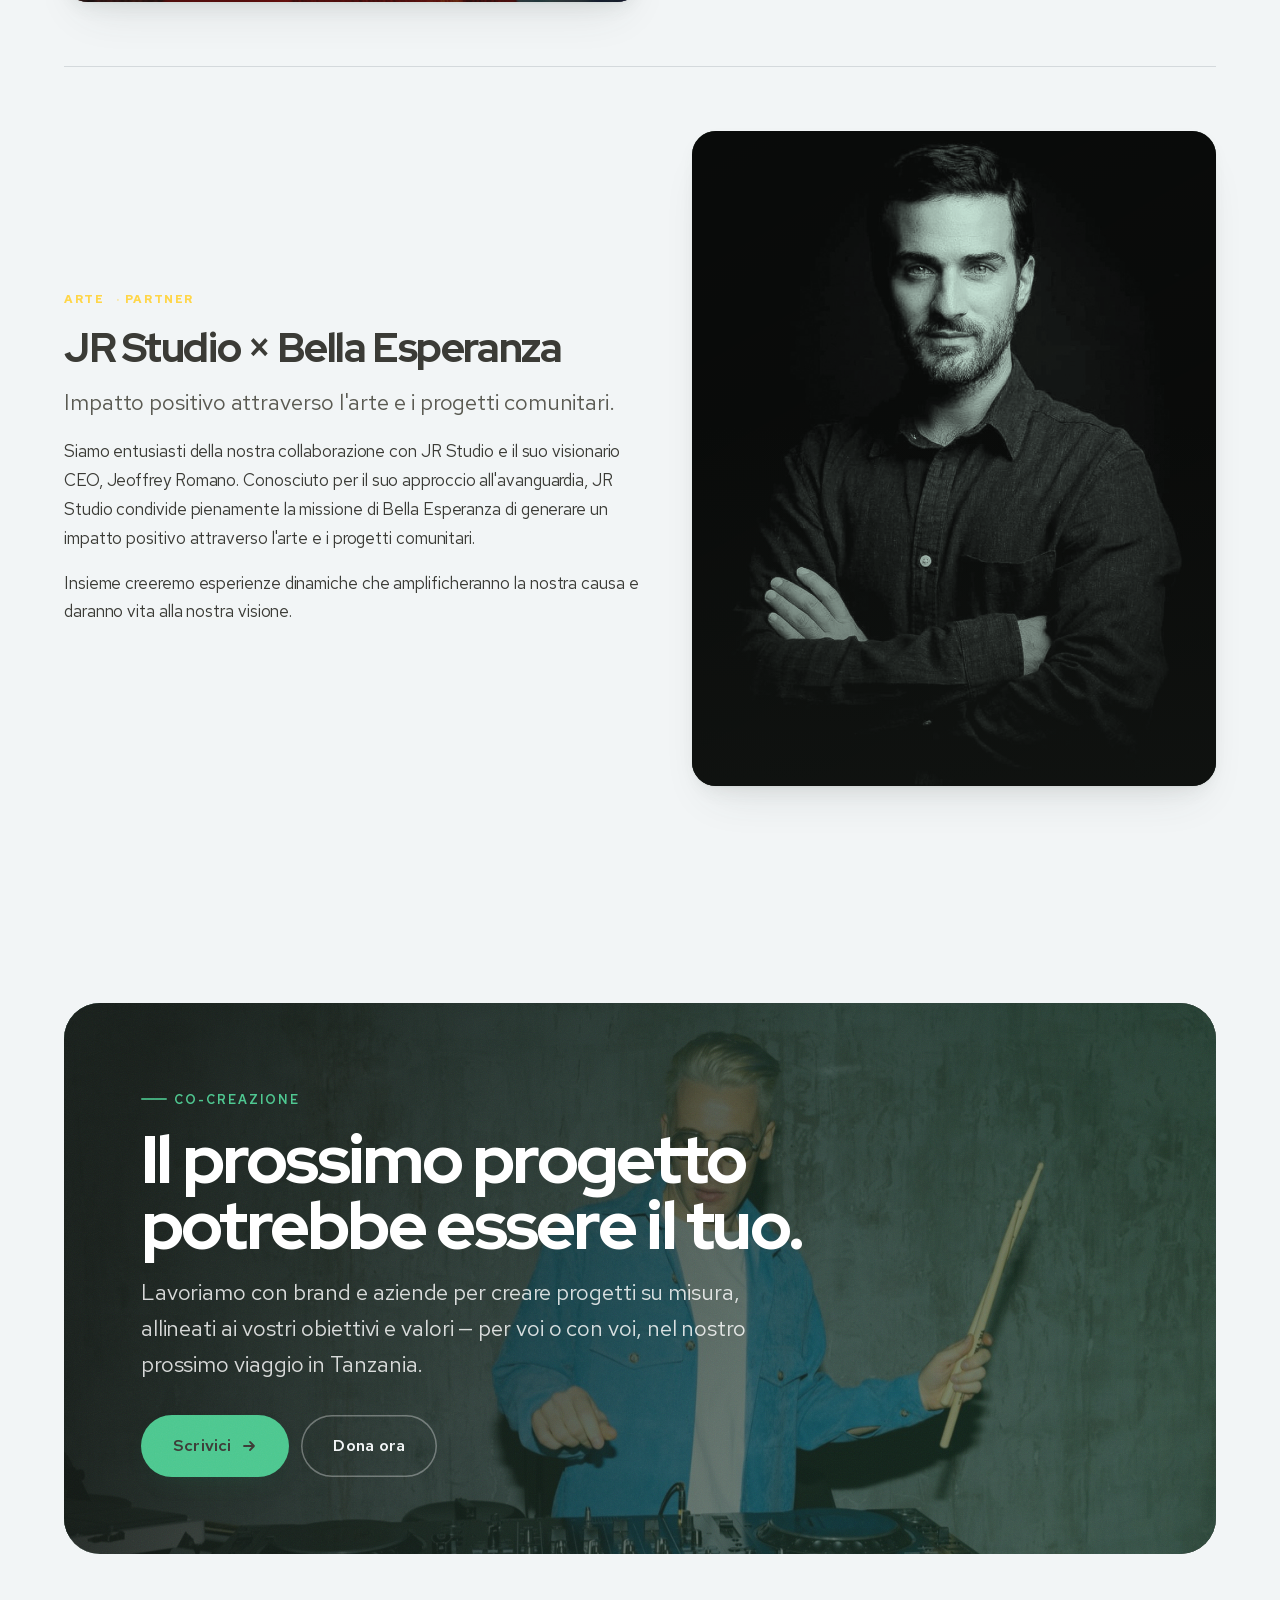
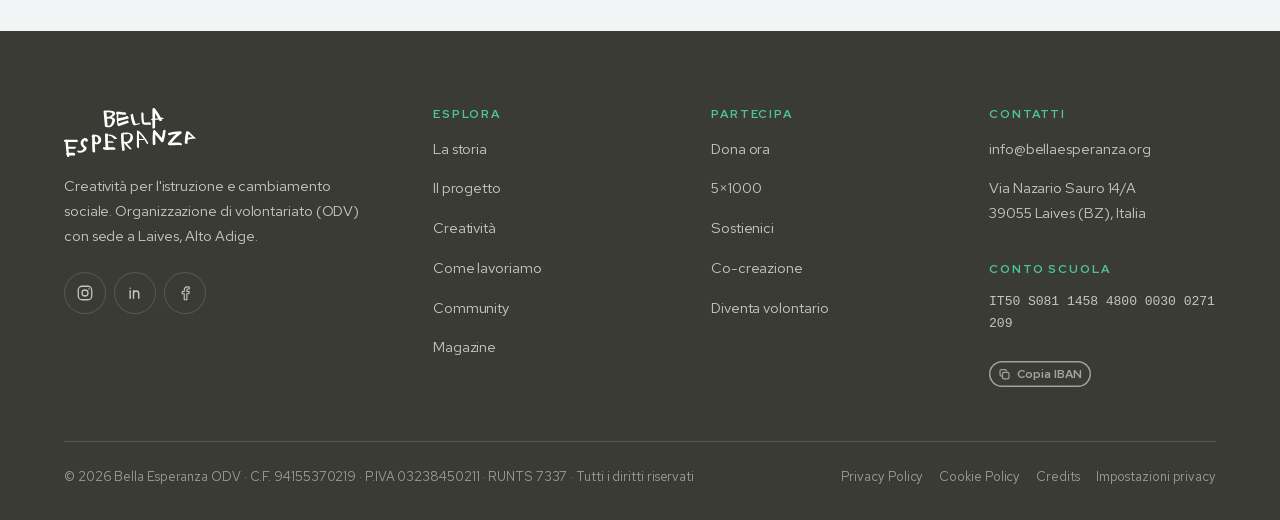
<file: magazine.html>
<!DOCTYPE html>
<html lang="it">
<head>
<meta charset="utf-8">
<meta name="viewport" content="width=device-width, initial-scale=1">
<title data-i18n="meta.magTitle">BE Magazine — Bella Esperanza | BE</title>
<meta name="description" data-i18n-content="meta.magDesc" content="Le collaborazioni di Bella Esperanza con Michelangelo Pistoletto, Dully Sykes, JR Studio, The Island Experience Festival, Mark Giusti, Esemplare, ON e Kult Magazine. Arte, moda, musica e sport al servizio dell'istruzione.">
<link rel="canonical" href="https://www.bellaesperanza.org/magazine.html">
<link rel="alternate" hreflang="it" href="https://www.bellaesperanza.org/magazine.html">
<link rel="alternate" hreflang="en" href="https://www.bellaesperanza.org/en/magazine.html">
<link rel="alternate" hreflang="de" href="https://www.bellaesperanza.org/de/magazine.html">
<link rel="alternate" hreflang="x-default" href="https://www.bellaesperanza.org/magazine.html">
<meta property="og:type" content="website">
<meta property="og:url" content="https://www.bellaesperanza.org/magazine.html">
<meta property="og:title" content="BE Magazine — Bella Esperanza | BE">
<meta property="og:description" content="Arte, moda, musica e sport al servizio dell'istruzione. Tutte le collaborazioni di Bella Esperanza.">
<meta property="og:image" content="https://www.bellaesperanza.org/assets/img/mag-on.jpg">
<meta property="og:locale" content="it_IT">
<meta name="theme-color" content="#3B3B36">
<link rel="icon" href="assets/img/favicon.png" sizes="any">
<link rel="apple-touch-icon" href="assets/img/favicon.png">

<link rel="preload" href="assets/fonts/red-hat-display-latin.woff2" as="font" type="font/woff2" crossorigin>
<link rel="preload" href="assets/fonts/red-hat-text-latin.woff2" as="font" type="font/woff2" crossorigin>
<script>
/* Gestaltungsvarianten aus der URL lesen: ?layout=right und ?corners=sharp.
   Steht inline im Kopf, damit die Seite nicht kurz falsch aufblitzt. */
(function () {
  try {
    var p = new URLSearchParams(location.search);
    var l = p.get('layout');
    if (l === 'right' || l === 'left') document.documentElement.dataset.layout = l;
    var c = p.get('corners');
    if (c === 'sharp' || c === 'round') document.documentElement.dataset.corners = c;
  } catch (e) {}
})();
</script>
<link rel="stylesheet" href="assets/css/style.css">

<style>
  /* article layout — only used on this page */
  .article {
    display: grid;
    grid-template-columns: minmax(0, 1.1fr) minmax(0, 1fr);
    gap: clamp(1.75rem, 4vw, 4rem);
    align-items: center;
    padding-block: clamp(2.5rem, 5vw, 4.5rem);
    border-top: 1px solid var(--line);
  }
  .article:nth-child(even) .article__media { order: 2; }
  .section--dark .article { border-top-color: var(--line-dark); }
  @media (max-width: 880px) {
    .article { grid-template-columns: minmax(0, 1fr); }
    .article:nth-child(even) .article__media { order: 0; }
  }
  .article__meta {
    display: flex; flex-wrap: wrap; gap: var(--s-3);
    font-size: .72rem; letter-spacing: .14em; text-transform: uppercase;
    font-weight: 700; color: var(--sun);
    margin-bottom: var(--s-4);
  }
  .article__meta span:not(:first-child)::before { content: "· "; opacity: .5; }
  .article ul { padding-left: 1.1em; }
  .article ul li { font-size: .95rem; color: var(--ink-3); }
</style>
</head>

<body>
<a class="skip-link" href="#main" data-i18n="a11y.skip">Vai al contenuto</a>

<header class="site-header">
  <div class="header-inner">
    <a class="brand" href="index.html" aria-label="Bella Esperanza — home">
      <img class="logo-light" src="assets/img/logo-white.svg" alt="Bella Esperanza" width="128" height="48">
      <img class="logo-dark" src="assets/img/logo-dark.svg" alt="Bella Esperanza" width="128" height="48">
    </a>
    <nav class="nav" aria-label="Principale">
      <ul class="nav-list">
        <li><a class="nav-link" href="index.html#storia"     data-i18n="nav.story">La storia</a></li>
        <li><a class="nav-link" href="index.html#progetto"   data-i18n="nav.project">Il progetto</a></li>
        <li><a class="nav-link" href="index.html#creativita" data-i18n="nav.creativity">Creatività</a></li>
        <li><a class="nav-link" href="index.html#metodo"     data-i18n="nav.method">Come lavoriamo</a></li>
        <li><a class="nav-link" href="index.html#community"  data-i18n="nav.community">Community</a></li>
        <li><a class="nav-link is-active" href="magazine.html" data-i18n="nav.magazine">Magazine</a></li>
      </ul>
      <div class="nav-tools">
        <div class="lang" role="group" aria-label="Lingua / Language">
          <span aria-current="true">IT</span>
          <a href="en/magazine.html" hreflang="en" lang="en">EN</a>
          <a href="de/magazine.html" hreflang="de" lang="de">DE</a>
        </div>
        <a class="btn btn--accent nav-cta" href="dona.html" data-dbox-open data-i18n="nav.donate">Dona ora</a>
        <button class="burger" type="button" aria-expanded="false" aria-controls="drawer" aria-label="Menu"><span></span></button>
      </div>
    </nav>
  </div>
</header>

<div class="drawer" id="drawer">
  <nav aria-label="Menu mobile">
    <ul>
      <li><a href="index.html#storia"     data-i18n="nav.story">La storia</a></li>
      <li><a href="index.html#progetto"   data-i18n="nav.project">Il progetto</a></li>
      <li><a href="index.html#creativita" data-i18n="nav.creativity">Creatività</a></li>
      <li><a href="index.html#metodo"     data-i18n="nav.method">Come lavoriamo</a></li>
      <li><a href="index.html#community"  data-i18n="nav.community">Community</a></li>
      <li><a href="magazine.html"         data-i18n="nav.magazine">Magazine</a></li>
    </ul>
  </nav>
  <a class="btn btn--accent btn--lg" href="dona.html" data-dbox-open data-i18n="nav.donate">Dona ora</a>
</div>

<main id="main">

<section class="page-hero mesh grain">
  <div class="wrap">
    <p class="eyebrow" data-i18n="mag.eyebrow">BE Magazine</p>
    <h1 class="display-xl" data-i18n="magpage.title">Le nostre collaborazioni</h1>
    <p class="lede" style="margin-top:var(--s-5);max-width:52ch" data-i18n="magpage.lede">Crediamo nell'ispirare le persone e nel creare un movimento di cambiamento e amore attraverso la collaborazione. Ecco chi cammina con noi.</p>
  </div>
</section>

<section class="section section--tight">
  <div class="wrap">

    <!-- Pistoletto -->
    <article class="article" id="pistoletto" data-reveal>
      <div class="article__media">
        <div class="frame ratio-4-5 frame--hover frame--tint" style="--focus:50% 40%;--tint:var(--tint-2)">
          <img src="assets/img/mag-pistoletto.jpg" alt="Michelangelo Pistoletto dipinge il murales della nostra scuola insieme a un bambino" loading="lazy" width="1400" height="928">
        </div>
      </div>
      <div>
        <p class="article__meta"><span>Arte</span><span>2026</span><span>Ugwachanya</span></p>
        <h2 class="display-m">Michelangelo Pistoletto × Bella Esperanza</h2>
        <p class="lede" data-i18n="magpage.pist.sub">Trasformare l'arte in impatto collettivo.</p>
        <p data-i18n="magpage.pist.p1">Abbiamo portato il Terzo Paradiso in Tanzania per la prima volta: una visione artistica globale diventata esperienza condivisa, insieme a uno degli artisti contemporanei italiani più influenti al mondo.</p>
        <ul>
          <li data-i18n="magpage.pist.l1"><b>Murales permanente</b> alla scuola, un segno visivo e culturale destinato a restare.</li>
          <li data-i18n="magpage.pist.l2"><b>Human Third Paradise</b> alla nostra scuola, co-creato con studenti, artisti locali e ospiti internazionali.</li>
          <li data-i18n="magpage.pist.l3"><b>Presentazione ufficiale</b> alla RUCU University.</li>
          <li data-i18n="magpage.pist.l4"><b>Incontro istituzionale</b> con l'Ambasciata d'Italia, a rafforzare il legame tra cultura, istruzione e diplomazia.</li>
        </ul>
      </div>
    </article>

    <!-- Dully Sykes -->
    <article class="article" id="dully" data-reveal>
      <div class="article__media">
        <div class="frame ratio-4-5 frame--hover frame--tint" style="--focus:50% 35%;--tint:var(--tint-5)">
          <img src="assets/img/mag-dully.jpg" alt="Dully Sykes durante la sua esibizione alla nostra scuola" loading="lazy" width="1400" height="738">
        </div>
      </div>
      <div>
        <p class="article__meta"><span>Musica</span><span>2026</span><span>Tanzania</span></p>
        <h2 class="display-m">Dully Sykes × Bella Esperanza</h2>
        <p class="lede" data-i18n="magpage.dully.sub">Trasformare la musica in opportunità.</p>
        <p data-i18n="magpage.dully.p1">Abbiamo collaborato con uno degli artisti più influenti della Tanzania, pioniere del Bongo Flava, per usare la musica come strumento capace di ispirare la prossima generazione e portarle istruzione.</p>
        <ul>
          <li data-i18n="magpage.dully.l1"><b>Concerto</b> con i nostri studenti alla scuola.</li>
          <li data-i18n="magpage.dully.l2"><b>Partecipazione alla RUCU University</b> durante la presentazione di BE.</li>
          <li data-i18n="magpage.dully.l3"><b>Racconto sui social</b> e PR digitale.</li>
          <li data-i18n="magpage.dully.l4"><b>Scambio culturale</b> tra creativi locali e internazionali.</li>
        </ul>
      </div>
    </article>

    <!-- ON -->
    <article class="article" id="on" data-reveal>
      <div class="article__media">
        <div class="frame ratio-4-5 frame--hover frame--tint" style="--focus:50% 18%;--tint:var(--tint-4)">
          <img src="assets/img/mag-on.jpg" alt="Milan Relay Marathon insieme a ON" loading="lazy" width="1200" height="1800">
        </div>
      </div>
      <div>
        <p class="article__meta"><span>Sport</span><span>Aprile 2024</span><span>Milano</span></p>
        <h2 class="display-m">ON × Bella Esperanza</h2>
        <p class="lede" data-i18n="magpage.on.sub">Portare il cambiamento sociale e dare energia alle nuove generazioni.</p>
        <p data-i18n="magpage.on.p1">Ad aprile 2024 abbiamo collaborato con ON per la Milan Relay Marathon, unendo il potere dello sport e la raccolta fondi a favore dell'istruzione nelle comunità svantaggiate. Insieme abbiamo creato un movimento che ha messo in evidenza l'impatto trasformativo dell'accesso all'apprendimento.</p>
        <ul>
          <li data-i18n="magpage.on.l1"><b>Sessione di allenamento esclusiva</b> con il team ON e gli atleti d'élite del Tuscany Camp.</li>
          <li data-i18n="magpage.on.l2"><b>Partecipazione alla staffetta</b> della maratona, con lo spirito di perseveranza e obiettivi condivisi.</li>
          <li data-i18n="magpage.on.l3"><b>Contenuti social</b> per amplificare la causa e coinvolgere un pubblico più ampio.</li>
          <li data-i18n="magpage.on.l4"><b>Campagne di PR digitale</b> per aumentare la consapevolezza e stimolare conversazioni significative.</li>
        </ul>
      </div>
    </article>

    <!-- Esemplare -->
    <article class="article" id="esemplare" data-reveal>
      <div class="article__media">
        <div class="frame ratio-4-5 frame--hover frame--tint" style="--focus:50% 26%;--tint:var(--tint-5)">
          <img src="assets/img/mag-esemplare.jpg" alt="Capi Esemplare, il brand che dona il 100% dei profitti" loading="lazy" width="1128" height="1400">
        </div>
      </div>
      <div>
        <p class="article__meta"><span>Fashion</span><span data-i18n="magpage.partner">Partner</span></p>
        <h2 class="display-m">Esemplare × Bella Esperanza</h2>
        <p class="lede" data-i18n="magpage.ese.sub">Il 100% dei profitti a sostegno della nostra missione.</p>
        <p data-i18n="magpage.ese.p1">Esemplare, un brand dedicato alla sostenibilità e all'innovazione etica, dona il 100% dei suoi profitti a supporto della missione di Bella Esperanza. Questa partnership unisce il mondo della moda etica con il cambiamento sociale di impatto, combinando creatività e scopo.</p>
        <p data-i18n="magpage.ese.p2">La collaborazione va oltre le donazioni: comprende progetti speciali, attivazioni con ambassador e influencer e workshop. Insieme stiamo creando opportunità che risuonano con valori condivisi — sostenibilità, istruzione e costruzione di comunità.</p>
      </div>
    </article>

    <!-- Mark Giusti -->
    <article class="article" id="giusti" data-reveal>
      <div class="article__media">
        <div class="frame ratio-4-5 frame--hover frame--tint" style="--focus:50% 34%;--tint:var(--tint-6)">
          <img src="assets/img/mag-giusti.jpg" alt="Evento Mark Giusti a sostegno di Bella Esperanza" loading="lazy" width="1235" height="1400">
        </div>
      </div>
      <div>
        <p class="article__meta"><span>Design</span><span data-i18n="magpage.partner">Partner</span></p>
        <h2 class="display-m">Mark Giusti × Bella Esperanza</h2>
        <p class="lede" data-i18n="magpage.mg.sub">Quando il design di lusso incontra le cause umanitarie.</p>
        <p data-i18n="magpage.mg.p1">Mark Giusti, rinomato per l'unione di maestria artigianale, sostenibilità e arte mosaica, collabora con Bella Esperanza per potenziare la missione dell'organizzazione. Insieme abbiamo lanciato una serie di iniziative significative, tra cui eventi di raccolta fondi e campagne di sensibilizzazione.</p>
        <p data-i18n="magpage.mg.p2">Questa partnership sottolinea l'impegno condiviso nella creazione di opportunità per le comunità svantaggiate, celebrando al contempo l'arte e i valori etici al centro del brand.</p>
      </div>
    </article>

    <!-- Island -->
    <article class="article" id="island" data-reveal>
      <div class="article__media">
        <div class="frame ratio-4-5 frame--hover frame--tint" style="--focus:50% 42%;--tint:var(--tint-7)">
          <img src="assets/img/mag-island.jpg" alt="The Island Experience Festival, boat party" loading="lazy" width="1400" height="1373">
        </div>
      </div>
      <div>
        <p class="article__meta"><span>Musica</span><span data-i18n="magpage.charity">Charity partner</span></p>
        <h2 class="display-m">The Island Experience Festival × BE</h2>
        <p class="lede" data-i18n="magpage.isl.sub">Una celebrazione della creatività e della connessione.</p>
        <p data-i18n="magpage.isl.p1">The Island Experience Festival riunisce menti creative straordinarie per un viaggio indimenticabile. Con una combinazione di musica elettronica, sessioni di yoga rigeneranti, feste in barca e molto altro, il festival è una vetrina vibrante di arte, musica e comunità.</p>
        <p data-i18n="magpage.isl.p2">Siamo stati orgogliosi di essere charity partner di questo evento, unendo le forze per trasformare esperienze condivise in un impatto significativo.</p>
      </div>
    </article>

    <!-- Kult -->
    <article class="article" id="kult" data-reveal>
      <div class="article__media">
        <div class="frame ratio-4-5 frame--hover frame--tint" style="--focus:50% 28%;--tint:var(--tint-8)">
          <img src="assets/img/mag-kult.jpg" alt="Bella Esperanza sul palco di Women in the Industry, Milan Music Week" loading="lazy" width="1200" height="1800">
        </div>
      </div>
      <div>
        <p class="article__meta"><span>Musica</span><span>Milan Music Week</span></p>
        <h2 class="display-m">Kult × Bella Esperanza</h2>
        <p class="lede" data-i18n="magpage.kult.sub">Women in the Industry, all'iconico Apollo Club di Milano.</p>
        <p data-i18n="magpage.kult.p1">Bella Esperanza è stata orgogliosa di essere charity partner di Women in the Industry, un evento di empowerment organizzato da Kult Magazine durante la Milan Music Week.</p>
        <p data-i18n="magpage.kult.p2">Questo incontro ha celebrato i successi delle donne che stanno plasmando l'industria musicale, promuovendo il dialogo su inclusione, creatività e innovazione. Insieme a Kult Magazine ci siamo uniti per amplificare le voci, stimolare il cambiamento e supportare un futuro più inclusivo.</p>
      </div>
    </article>

    <!-- JR Studio -->
    <article class="article" id="jrstudio" data-reveal>
      <div class="article__media">
        <div class="frame ratio-4-5 frame--hover frame--tint" style="--focus:50% 16%;--tint:var(--tint-9)">
          <img src="assets/img/mag-jr.jpg" alt="Jeoffrey Romano, CEO di JR Studio" loading="lazy" width="932" height="1400">
        </div>
      </div>
      <div>
        <p class="article__meta"><span>Arte</span><span data-i18n="magpage.partner">Partner</span></p>
        <h2 class="display-m">JR Studio × Bella Esperanza</h2>
        <p class="lede" data-i18n="magpage.jr.sub">Impatto positivo attraverso l'arte e i progetti comunitari.</p>
        <p data-i18n="magpage.jr.p1">Siamo entusiasti della nostra collaborazione con JR Studio e il suo visionario CEO, Jeoffrey Romano. Conosciuto per il suo approccio all'avanguardia, JR Studio condivide pienamente la missione di Bella Esperanza di generare un impatto positivo attraverso l'arte e i progetti comunitari.</p>
        <p data-i18n="magpage.jr.p2">Insieme creeremo esperienze dinamiche che amplificheranno la nostra causa e daranno vita alla nostra visione.</p>
      </div>
    </article>

  </div>
</section>

<!-- =============================================================== CTA -->
<section class="section section--tight">
  <div class="wrap">
    <div class="cta-band grain" data-reveal>
      <div class="cta-band__bg"><img src="assets/img/mag-dj.jpg" alt="" loading="lazy" width="1400" height="933"></div>
      <p class="eyebrow" data-i18n="cocreate.eyebrow">Co-creazione</p>
      <h2 class="display-l" data-i18n="magpage.ctaTitle">Il prossimo progetto potrebbe essere il tuo.</h2>
      <p class="lede" data-i18n="magpage.ctaLede">Lavoriamo con brand e aziende per creare progetti su misura, allineati ai vostri obiettivi e valori — per voi o con voi, nel nostro prossimo viaggio in Tanzania.</p>
      <div class="btn-row" style="margin-top:var(--s-6)">
        <a class="btn btn--accent btn--lg" href="mailto:info@bellaesperanza.org?subject=Co-Create%20con%20Bella%20Esperanza">
          <span data-i18n="cocreate.cta">Scrivici</span>
          <svg class="arw" width="16" height="16" viewBox="0 0 16 16" fill="none" aria-hidden="true"><path d="M3 8h10M9 4l4 4-4 4" stroke="currentColor" stroke-width="1.8" stroke-linecap="round" stroke-linejoin="round"/></svg>
        </a>
        <a class="btn btn--ghost btn--lg" href="dona.html" data-i18n="cta.donate">Dona ora</a>
      </div>
    </div>
  </div>
</section>

</main>

<footer class="site-footer">
  <div class="wrap">
    <div class="footer-grid">
      <div>
        <a class="brand" href="index.html" aria-label="Bella Esperanza — home">
          <img src="assets/img/logo-white.svg" alt="Bella Esperanza" width="132" height="50">
        </a>
        <p style="max-width:34ch" data-i18n="footer.tag">Creatività per l'istruzione e cambiamento sociale. Organizzazione di volontariato (ODV) con sede a Laives, Alto Adige.</p>
        <div class="socials" style="margin-top:var(--s-5)">
          <a href="https://www.instagram.com/bellaesperanzacharity/" target="_blank" rel="noopener noreferrer" aria-label="Instagram"><svg width="18" height="18" viewBox="0 0 24 24" fill="none" aria-hidden="true"><rect x="3" y="3" width="18" height="18" rx="5" stroke="currentColor" stroke-width="1.7"/><circle cx="12" cy="12" r="4" stroke="currentColor" stroke-width="1.7"/><circle cx="17.4" cy="6.6" r="1.1" fill="currentColor"/></svg></a>
          <a href="https://www.linkedin.com/company/bella-esperanza-odv/about/" target="_blank" rel="noopener noreferrer" aria-label="LinkedIn"><svg width="18" height="18" viewBox="0 0 24 24" fill="none" aria-hidden="true"><path d="M5.5 9v10M5.5 5.6v.02M10 19V9m0 4c0-2.2 1.4-3.6 3.4-3.6S17 10.8 17 13v6" stroke="currentColor" stroke-width="1.9" stroke-linecap="round"/></svg></a>
          <a href="https://www.facebook.com/bellaesperanzacharity" target="_blank" rel="noopener noreferrer" aria-label="Facebook"><svg width="18" height="18" viewBox="0 0 24 24" fill="none" aria-hidden="true"><path d="M14.5 21v-8h2.7l.4-3h-3.1V8.2c0-.9.3-1.5 1.6-1.5H17.7V4a22 22 0 0 0-2.5-.1c-2.5 0-4.2 1.5-4.2 4.3V10H8.3v3H11v8h3.5Z" stroke="currentColor" stroke-width="1.5" stroke-linejoin="round"/></svg></a>
        </div>
      </div>
      <div>
        <h4 data-i18n="footer.explore">Esplora</h4>
        <ul>
          <li><a href="index.html#storia" data-i18n="nav.story">La storia</a></li>
          <li><a href="index.html#progetto" data-i18n="nav.project">Il progetto</a></li>
          <li><a href="index.html#creativita" data-i18n="nav.creativity">Creatività</a></li>
          <li><a href="index.html#metodo" data-i18n="nav.method">Come lavoriamo</a></li>
          <li><a href="index.html#community" data-i18n="nav.community">Community</a></li>
          <li><a href="magazine.html" data-i18n="nav.magazine">Magazine</a></li>
        </ul>
      </div>
      <div>
        <h4 data-i18n="footer.participate">Partecipa</h4>
        <ul>
          <li><a href="dona.html" data-i18n="nav.donate">Dona ora</a></li>
          <li><a href="dona.html#cinquepermille" data-i18n="footer.5x1000">5×1000</a></li>
          <li><a href="index.html#supporto" data-i18n="footer.support">Sostienici</a></li>
          <li><a href="index.html#cocreate" data-i18n="footer.cocreate">Co-creazione</a></li>
          <li><a href="mailto:info@bellaesperanza.org" data-i18n="footer.volunteer">Diventa volontario</a></li>
        </ul>
      </div>
      <div>
        <h4 data-i18n="footer.contact">Contatti</h4>
        <ul>
          <li><a href="mailto:info@bellaesperanza.org">info@bellaesperanza.org</a></li>
          <li>Via Nazario Sauro 14/A<br>39055 Laives (BZ), Italia</li>
        </ul>
        <h4 style="margin-top:var(--s-6)" data-i18n="footer.bank">Conto scuola</h4>
        <ul>
          <li style="font-family:ui-monospace,Menlo,monospace;font-size:.82rem;word-break:break-all">IT50 S081 1458 4800 0030 0271 209</li>
          <li>
            <button class="copy-btn copy-btn--sm" type="button" data-copy="IT50S0811458480000300271209">
              <svg width="13" height="13" viewBox="0 0 16 16" fill="none" aria-hidden="true"><rect x="5.5" y="5.5" width="8" height="8" rx="2" stroke="currentColor" stroke-width="1.5"/><path d="M10.5 3.5A2 2 0 0 0 8.5 2H4.5a2 2 0 0 0-2 2v4a2 2 0 0 0 1.5 1.94" stroke="currentColor" stroke-width="1.5" stroke-linecap="round"/></svg>
              <span class="copy-label" data-idle="Copia IBAN" data-done="Copiato!" data-i18n="ui.copyIban" data-i18n-idle="ui.copyIban" data-i18n-done="ui.copied">Copia IBAN</span>
            </button>
          </li>
        </ul>
      </div>
    </div>
    <div class="footer-legal">
      <p style="margin:0">© <span data-year>2026</span> Bella Esperanza ODV · C.F. 94155370219 · P.IVA 03238450211 · RUNTS 7337 · <span data-i18n="footer.rights">Tutti i diritti riservati</span></p>
      <nav aria-label="Legale">
        <a href="https://www.bellaesperanza.org/it/privacy-policy-2/" data-i18n="footer.privacy">Privacy Policy</a>
        <a href="https://www.bellaesperanza.org/cookie-policy" data-i18n="footer.cookies">Cookie Policy</a>
        <a href="https://www.bellaesperanza.org/credits" data-i18n="footer.credits">Credits</a>
        <a href="#" data-consent-open data-i18n="footer.consent">Impostazioni privacy</a>
      </nav>
    </div>
  </div>
</footer>


<!-- ================================================= EINWILLIGUNG -->
<section class="consent" data-consent-banner hidden role="region" aria-labelledby="consent-title">
  <div class="consent__inner">
    <p class="consent__text">
      <b id="consent-title" data-i18n="consent.title">Rispettiamo la tua privacy</b>
      <span data-i18n="consent.text">Questo sito non usa cookie di tracciamento e non carica nulla da server esterni: anche i caratteri tipografici sono ospitati da noi. Salviamo soltanto la tua scelta, per non doverti chiedere di nuovo. Se accetti le statistiche, potremo capire in forma anonima quali contenuti funzionano.</span>
      <a href="https://www.bellaesperanza.org/cookie-policy" data-i18n="footer.cookies">Cookie Policy</a>
    </p>
    <div class="consent__actions">
      <button class="btn btn--ghost" type="button" data-consent-set="necessary" data-i18n="consent.reject">Solo necessari</button>
      <button class="btn btn--accent" type="button" data-consent-set="all" data-i18n="consent.accept">Accetta tutto</button>
    </div>
  </div>
</section>

<button class="to-top" type="button" data-to-top aria-label="Torna all'inizio" data-i18n-aria="ui.toTop">
  <svg width="18" height="18" viewBox="0 0 16 16" fill="none" aria-hidden="true"><path d="M8 13V3M4 7l4-4 4 4" stroke="currentColor" stroke-width="1.9" stroke-linecap="round" stroke-linejoin="round"/></svg>
</button>


<!-- =========================================== SPENDEN-OVERLAY (Donorbox) -->
<div class="dbox-modal" data-dbox-modal hidden role="dialog" aria-modal="true" aria-labelledby="dbox-modal-title">
  <div class="dbox-modal__panel">
    <div class="dbox-modal__head">
      <div>
        <h2 id="dbox-modal-title" data-i18n="dbox.modalTitle">Dona ora</h2>
        <p data-i18n="dbox.modalSub">Il 100% della tua donazione online finanzia la scuola.</p>
      </div>
      <button class="dbox-modal__close" type="button" data-dbox-close aria-label="Chiudi">
        <svg width="16" height="16" viewBox="0 0 16 16" fill="none" aria-hidden="true"><path d="M4 4l8 8M12 4l-8 8" stroke="currentColor" stroke-width="1.9" stroke-linecap="round"/></svg>
      </button>
    </div>
    <div class="dbox-modal__body">
      <div class="dbox" data-dbox>
        <div class="dbox__placeholder">
          <p data-i18n="dbox.intro">Il modulo di donazione è fornito da Donorbox. Caricandolo, il tuo indirizzo IP viene trasmesso a Donorbox.</p>
          <button class="btn btn--accent btn--lg" type="button" data-dbox-load>
            <span data-i18n="dbox.load">Carica il modulo di donazione</span>
          </button>
          <small data-i18n="dbox.modalAlt">Preferisci il bonifico? Trovi gli IBAN sulla pagina Donazione.</small>
        </div>
      </div>
    </div>
  </div>
</div>

<script src="assets/js/main.js"></script>
</body>
</html>
</file>
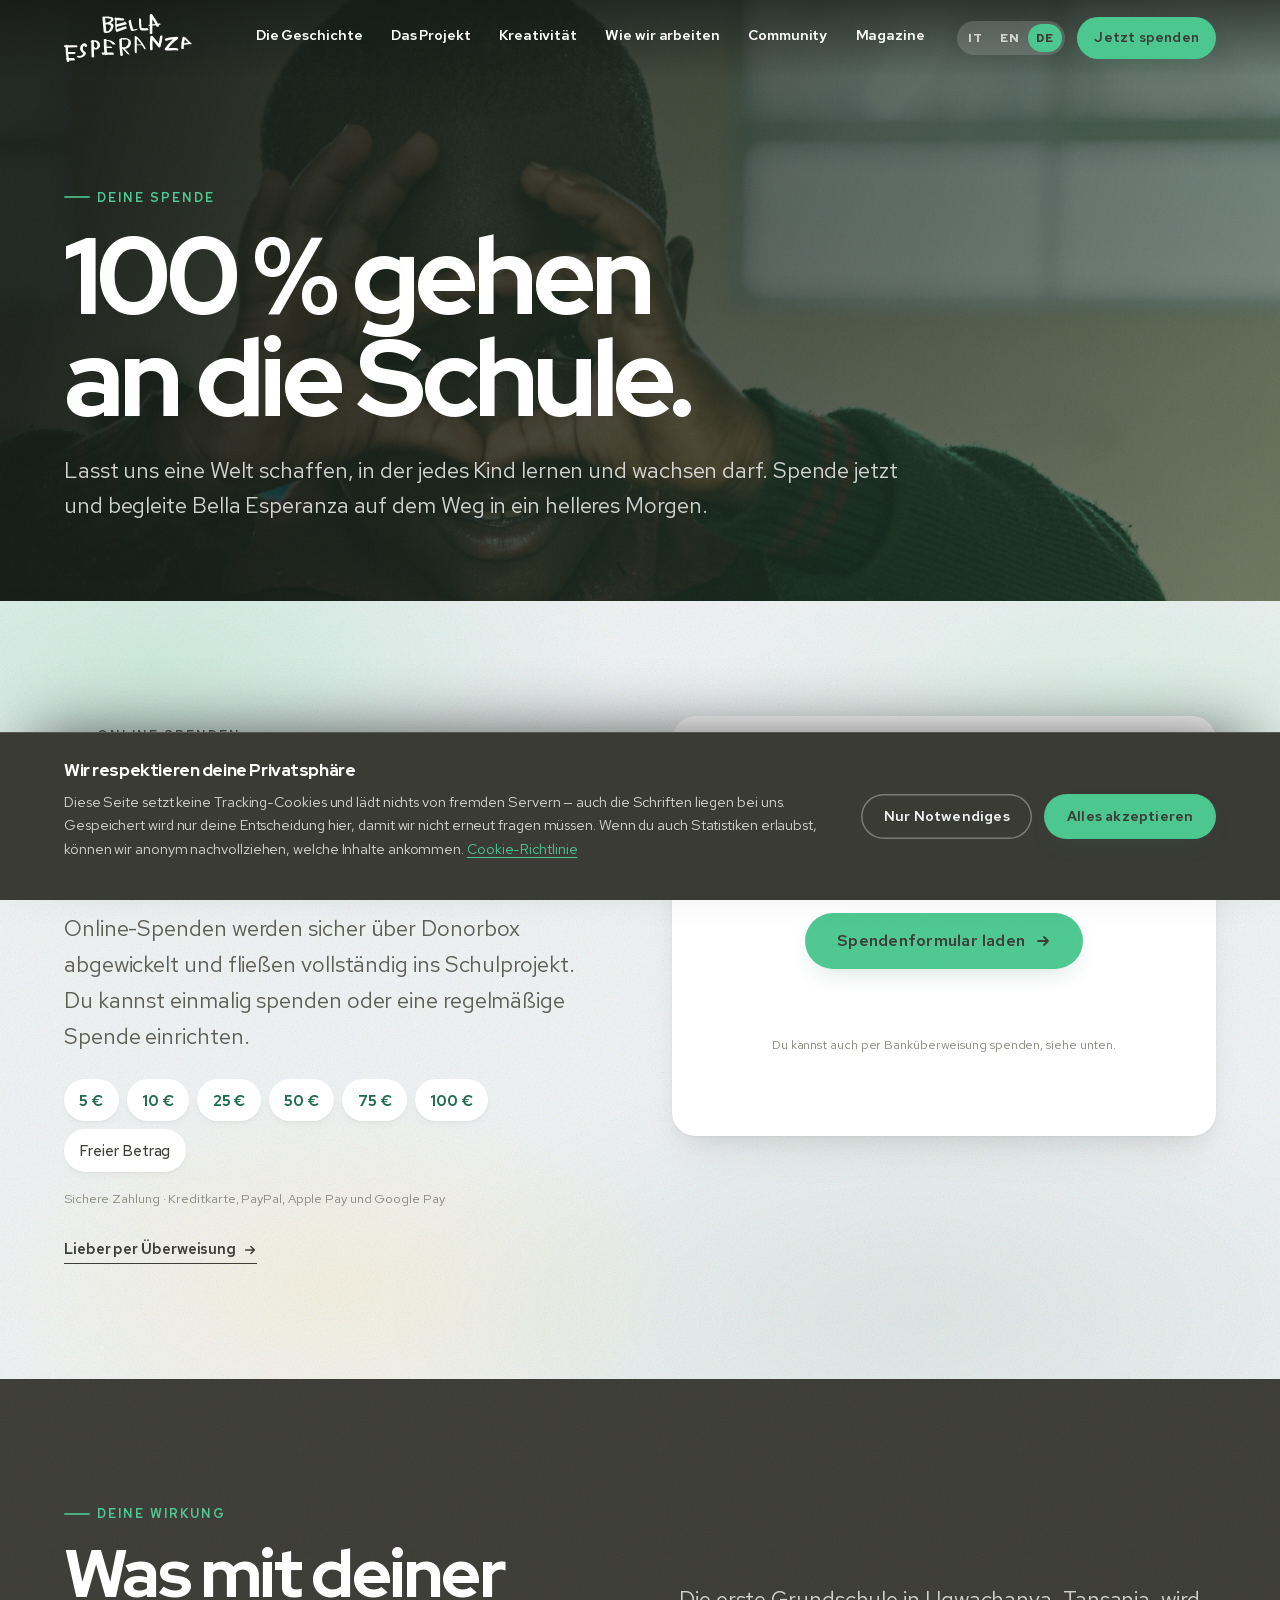
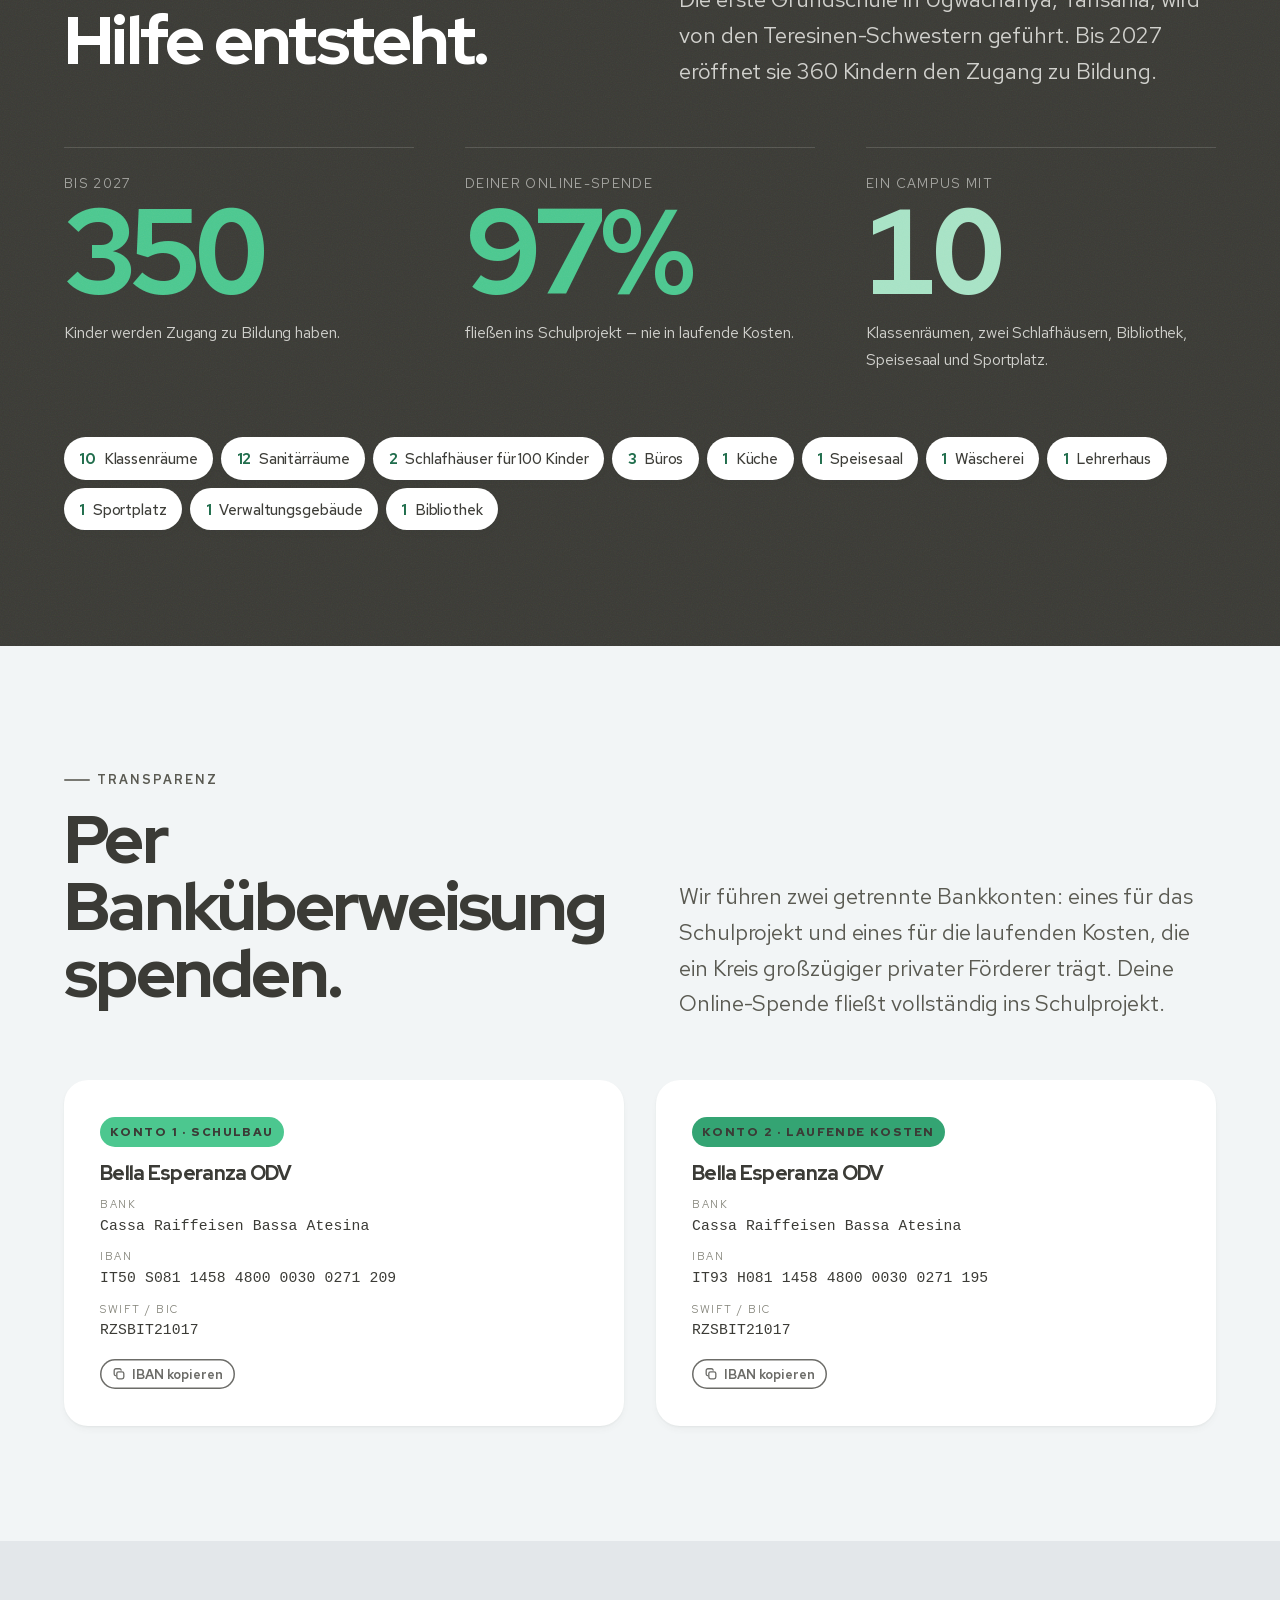
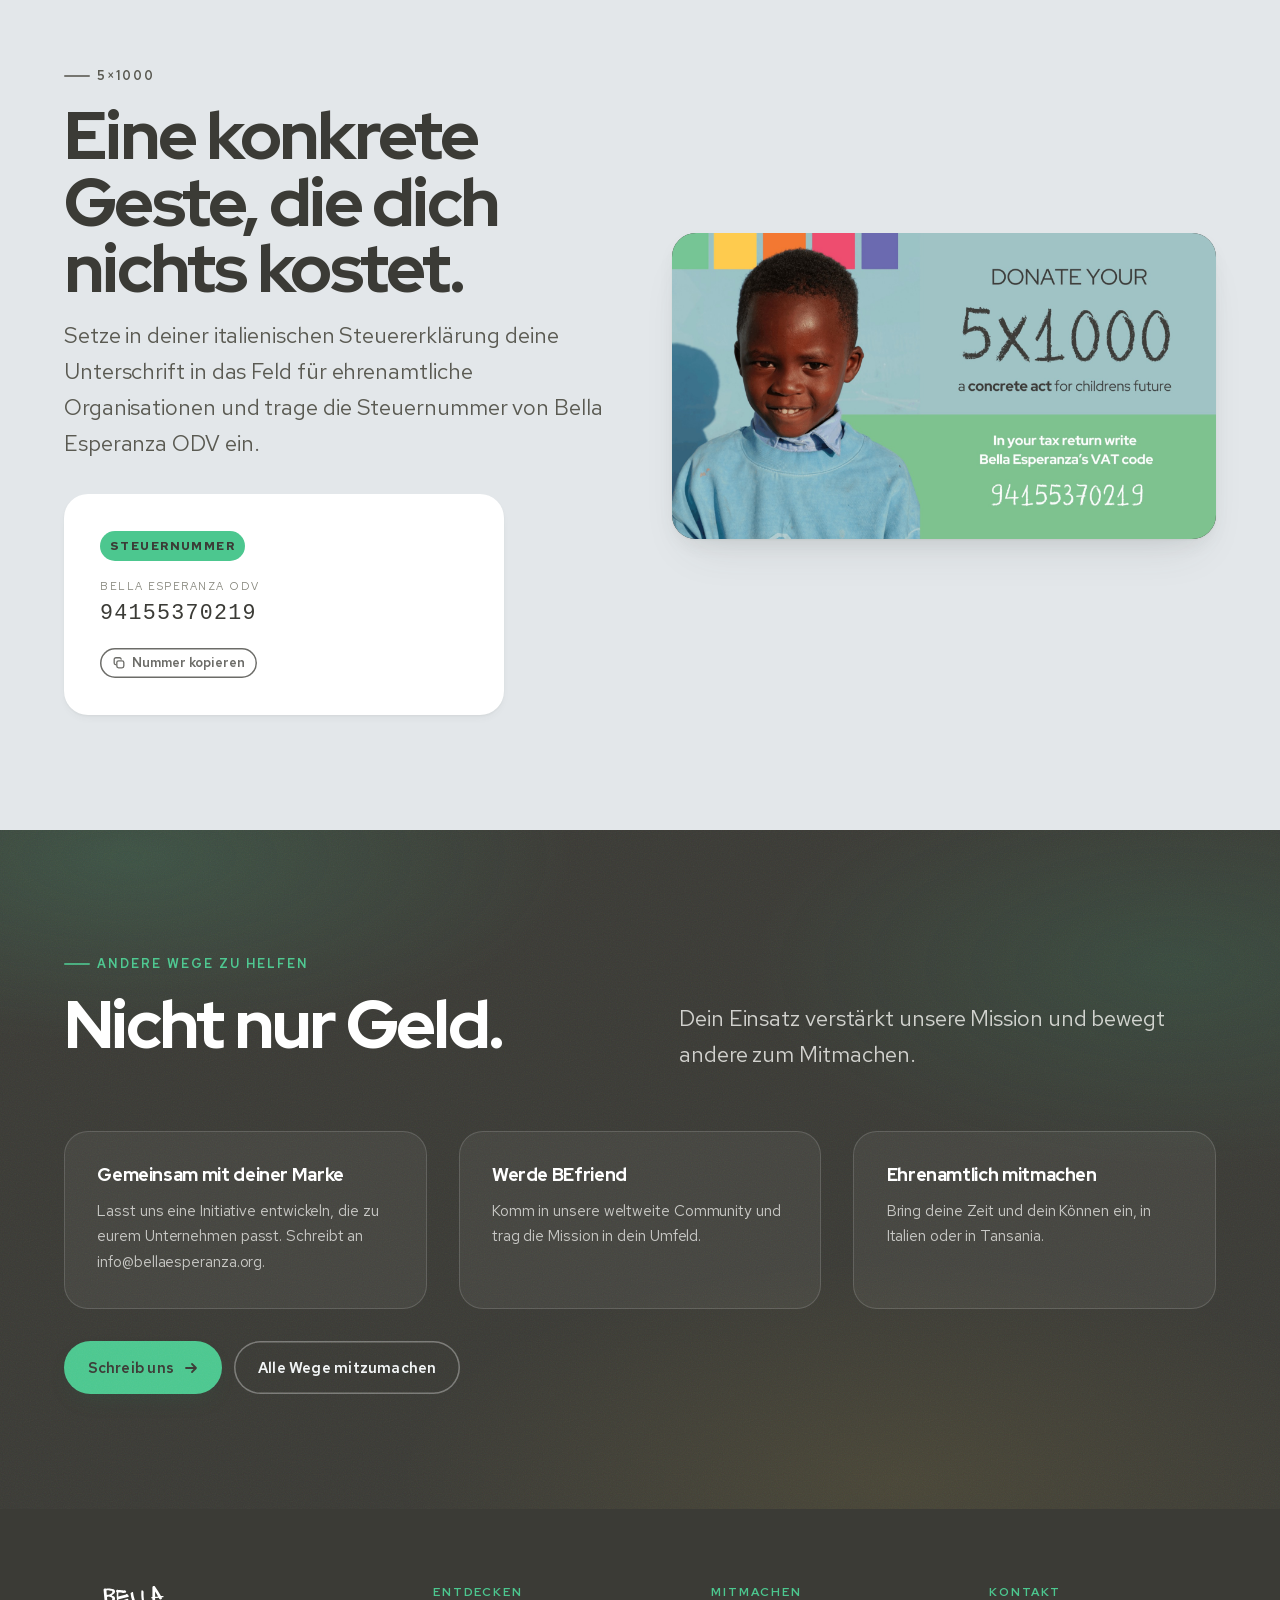
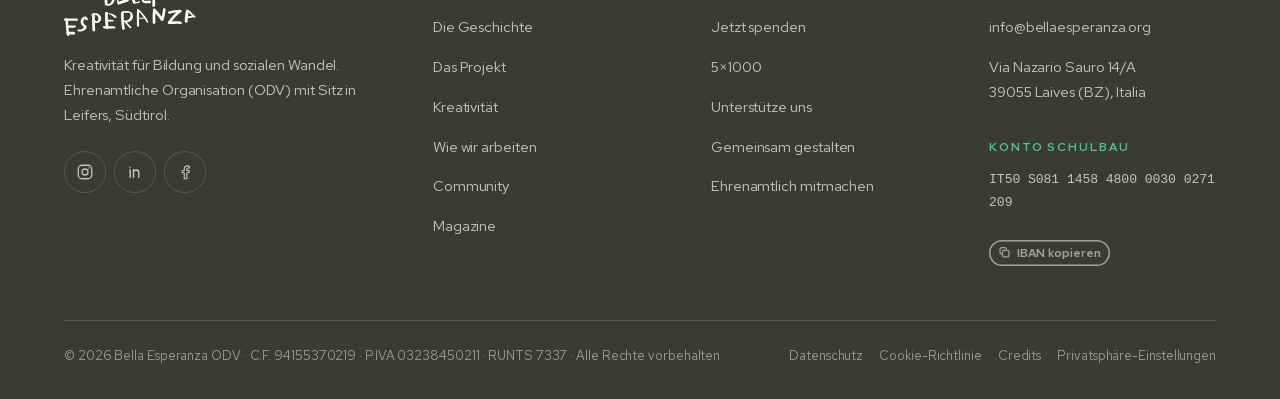
<file: de/dona.html>
<!DOCTYPE html>
<html lang="de">
<head>
<!-- Automatisch erzeugt aus dona.html + i18n/de.json (python3 build.py). Nicht direkt bearbeiten. -->
<meta charset="utf-8">
<meta name="viewport" content="width=device-width, initial-scale=1">
<title>Jetzt spenden — Bella Esperanza | BE</title>
<meta name="description" content="100 % deiner Online-Spende fließen in den Bau unserer Schule in Ugwachanya, Tansania. Spende online, per Überweisung oder über das italienische 5×1000.">
<link rel="canonical" href="https://www.bellaesperanza.org/de/dona.html">
<link rel="alternate" hreflang="it" href="https://www.bellaesperanza.org/dona.html">
<link rel="alternate" hreflang="en" href="https://www.bellaesperanza.org/en/dona.html">
<link rel="alternate" hreflang="de" href="https://www.bellaesperanza.org/de/dona.html">
<link rel="alternate" hreflang="x-default" href="https://www.bellaesperanza.org/dona.html">
<meta property="og:type" content="website">
<meta property="og:url" content="https://www.bellaesperanza.org/de/dona.html">
<meta property="og:title" content="Jetzt spenden — Bella Esperanza | BE">
<meta property="og:description" content="100 % deiner Online-Spende fließen in den Bau unserer Schule in Ugwachanya, Tansania. Spende online, per Überweisung oder über das italienische 5×1000.">
<meta property="og:image" content="https://www.bellaesperanza.org/assets/img/school-05.jpg">
<meta property="og:locale" content="de_DE">
<meta property="og:locale:alternate" content="it_IT">
<meta name="theme-color" content="#3B3B36">
<link rel="icon" href="../assets/img/favicon.png" sizes="any">
<link rel="apple-touch-icon" href="../assets/img/favicon.png">

<link rel="preload" href="../assets/fonts/red-hat-display-latin.woff2" as="font" type="font/woff2" crossorigin>
<link rel="preload" href="../assets/fonts/red-hat-text-latin.woff2" as="font" type="font/woff2" crossorigin>
<script>
/* Gestaltungsvarianten aus der URL lesen: ?layout=right und ?corners=sharp.
   Steht inline im Kopf, damit die Seite nicht kurz falsch aufblitzt. */
(function () {
  try {
    var p = new URLSearchParams(location.search);
    var l = p.get('layout');
    if (l === 'right' || l === 'left') document.documentElement.dataset.layout = l;
    var c = p.get('corners');
    if (c === 'sharp' || c === 'round') document.documentElement.dataset.corners = c;
  } catch (e) {}
})();
</script>
<link rel="stylesheet" href="../assets/css/style.css">
</head>

<body>
<a class="skip-link" href="#main">Zum Inhalt springen</a>

<header class="site-header">
  <div class="header-inner">
    <a class="brand" href="index.html" aria-label="Bella Esperanza — home">
      <img class="logo-light" src="../assets/img/logo-white.svg" alt="Bella Esperanza" width="128" height="48">
      <img class="logo-dark" src="../assets/img/logo-dark.svg" alt="Bella Esperanza" width="128" height="48">
    </a>
    <nav class="nav" aria-label="Principale">
      <ul class="nav-list">
        <li><a class="nav-link" href="index.html#storia">Die Geschichte</a></li>
        <li><a class="nav-link" href="index.html#progetto">Das Projekt</a></li>
        <li><a class="nav-link" href="index.html#creativita">Kreativität</a></li>
        <li><a class="nav-link" href="index.html#metodo">Wie wir arbeiten</a></li>
        <li><a class="nav-link" href="index.html#community">Community</a></li>
        <li><a class="nav-link" href="magazine.html">Magazine</a></li>
      </ul>
      <div class="nav-tools">
        <div class="lang" role="group" aria-label="Lingua / Language">
          <a href="../dona.html" hreflang="it" lang="it">IT</a>
          <a href="../en/dona.html" hreflang="en" lang="en">EN</a>
          <span aria-current="true">DE</span>
        </div>
        <a class="btn btn--accent nav-cta" href="#donorbox">Jetzt spenden</a>
        <button class="burger" type="button" aria-expanded="false" aria-controls="drawer" aria-label="Menu"><span></span></button>
      </div>
    </nav>
  </div>
</header>

<div class="drawer" id="drawer">
  <nav aria-label="Menu mobile">
    <ul>
      <li><a href="index.html#storia">Die Geschichte</a></li>
      <li><a href="index.html#progetto">Das Projekt</a></li>
      <li><a href="index.html#creativita">Kreativität</a></li>
      <li><a href="index.html#metodo">Wie wir arbeiten</a></li>
      <li><a href="index.html#community">Community</a></li>
      <li><a href="magazine.html">Magazine</a></li>
    </ul>
  </nav>
  <a class="btn btn--accent btn--lg" href="#donorbox">Jetzt spenden</a>
</div>

<main id="main">

<!-- ========================================================= PAGE HERO -->
<section class="page-hero grain">
  <div class="cta-band__bg" style="position:absolute;inset:0;z-index:-1">
    <img src="../assets/img/school-05.jpg" alt="" width="1800" height="1200" style="width:100%;height:100%;object-fit:cover;object-position:50% 35%">
  </div>
  <div class="wrap">
    <p class="eyebrow">Deine Spende</p>
    <h1 class="display-xl">100 % gehen an die Schule.</h1>
    <p class="lede" style="margin-top:var(--s-5)">Lasst uns eine Welt schaffen, in der jedes Kind lernen und wachsen darf. Spende jetzt und begleite Bella Esperanza auf dem Weg in ein helleres Morgen.</p>
  </div>
</section>

<!-- ========================================================== DONORBOX -->
<section class="section mesh grain" id="donorbox">
  <div class="wrap">
    <div class="split split--top">
      <div data-reveal>
        <p class="eyebrow">Online spenden</p>
        <h2 class="display-l">Eine Geste, eine Zukunft.</h2>
        <p class="lede">Online-Spenden werden sicher über Donorbox abgewickelt und fließen vollständig ins Schulprojekt. Du kannst einmalig spenden oder eine regelmäßige Spende einrichten.</p>

        <ul class="facilities" style="margin-top:var(--s-5)">
          <li><b>5&nbsp;€</b></li><li><b>10&nbsp;€</b></li><li><b>25&nbsp;€</b></li>
          <li><b>50&nbsp;€</b></li><li><b>75&nbsp;€</b></li><li><b>100&nbsp;€</b></li>
          <li><span>Freier Betrag</span></li>
        </ul>

        <p class="form-note" style="margin-top:var(--s-4)">Sichere Zahlung · Kreditkarte, PayPal, Apple&nbsp;Pay und Google&nbsp;Pay</p>
        <p style="margin-top:var(--s-5)"><a class="tlink" href="#bonifico"><span>Lieber per Überweisung</span> <svg class="arw" width="14" height="14" viewBox="0 0 16 16" fill="none" aria-hidden="true"><path d="M3 8h10M9 4l4 4-4 4" stroke="currentColor" stroke-width="1.8" stroke-linecap="round" stroke-linejoin="round"/></svg></a></p>
      </div>

      <div class="dbox" data-dbox data-reveal style="--d:120ms">
        <div class="dbox__placeholder">
          <p>Das Spendenformular stammt von Donorbox. Beim Laden wird deine IP-Adresse an Donorbox übertragen.</p>
          <button class="btn btn--accent btn--lg" type="button" data-dbox-load>
            <span>Spendenformular laden</span>
            <svg class="arw" width="16" height="16" viewBox="0 0 16 16" fill="none" aria-hidden="true"><path d="M3 8h10M9 4l4 4-4 4" stroke="currentColor" stroke-width="1.8" stroke-linecap="round" stroke-linejoin="round"/></svg>
          </button>
          <small>Du kannst auch per Banküberweisung spenden, siehe unten.</small>
        </div>
      </div>
    </div>
  </div>
</section>

<!-- ============================================================ IMPATTO -->
<section class="section section--dark grain" id="impatto">
  <div class="wrap">
    <div class="section-head">
      <div data-reveal>
        <p class="eyebrow">Deine Wirkung</p>
        <h2 class="display-l">Was mit deiner Hilfe entsteht.</h2>
      </div>
      <p class="lede" data-reveal style="--d:100ms">Die erste Grundschule in Ugwachanya, Tansania, wird von den Teresinen-Schwestern geführt. Bis 2027 eröffnet sie 360 Kindern den Zugang zu Bildung.</p>
    </div>

    <div class="stat-row" style="margin-bottom:clamp(2.5rem,5vw,4rem)">
      <div class="stat" data-reveal>
        <p class="stat__pre">Bis 2027</p>
        <span class="stat__val" data-count="360" style="--stat-color:var(--accent)">360</span>
        <p class="stat__post">Kinder werden Zugang zu Bildung haben.</p>
      </div>
      <div class="stat" data-reveal style="--d:120ms">
        <p class="stat__pre">Deiner Online-Spende</p>
        <span class="stat__val" data-count="100" data-suffix="%" style="--stat-color:var(--accent)">100%</span>
        <p class="stat__post">fließen ins Schulprojekt — nie in laufende Kosten.</p>
      </div>
      <div class="stat" data-reveal style="--d:240ms">
        <p class="stat__pre">Ein Campus mit</p>
        <span class="stat__val" data-count="10" style="--stat-color:var(--accent-soft)">10</span>
        <p class="stat__post">Klassenräumen, zwei Schlafhäusern, Bibliothek, Speisesaal und Sportplatz.</p>
      </div>
    </div>

    <ul class="facilities" data-reveal>
      <li><b>10</b> <span>Klassenräume</span></li>
      <li><b>12</b> <span>Sanitärräume</span></li>
      <li><b>2</b> <span>Schlafhäuser für 100 Kinder</span></li>
      <li><b>3</b> <span>Büros</span></li>
      <li><b>1</b> <span>Küche</span></li>
      <li><b>1</b> <span>Speisesaal</span></li>
      <li><b>1</b> <span>Wäscherei</span></li>
      <li><b>1</b> <span>Lehrerhaus</span></li>
      <li><b>1</b> <span>Sportplatz</span></li>
      <li><b>1</b> <span>Verwaltungsgebäude</span></li>
      <li><b>1</b> <span>Bibliothek</span></li>
    </ul>
  </div>
</section>

<!-- ========================================================== BONIFICO -->
<section class="section" id="bonifico">
  <div class="wrap">
    <div class="section-head">
      <div data-reveal>
        <p class="eyebrow">Transparenz</p>
        <h2 class="display-l">Per Banküberweisung spenden.</h2>
      </div>
      <p class="lede" data-reveal style="--d:100ms">Wir führen zwei getrennte Bankkonten: eines für das Schulprojekt und eines für die laufenden Kosten, die ein Kreis großzügiger privater Förderer trägt. Deine Online-Spende fließt vollständig ins Schulprojekt.</p>
    </div>

    <div class="grid grid--2">
      <div class="acct" data-reveal style="--acct-accent:var(--accent)">
        <span class="acct__tag" style="--acct-accent:var(--accent)">Konto 1 · Schulbau</span>
        <h3>Bella Esperanza ODV</h3>
        <dl>
          <div><dt>Bank</dt><dd>Cassa Raiffeisen Bassa Atesina</dd></div>
          <div><dt>IBAN</dt><dd>IT50 S081 1458 4800 0030 0271 209</dd></div>
          <div><dt>SWIFT / BIC</dt><dd>RZSBIT21017</dd></div>
        </dl>
        <button class="copy-btn" type="button" data-copy="IT50S0811458480000300271209">
          <svg width="14" height="14" viewBox="0 0 16 16" fill="none" aria-hidden="true"><rect x="5.5" y="5.5" width="8" height="8" rx="2" stroke="currentColor" stroke-width="1.5"/><path d="M10.5 3.5A2 2 0 0 0 8.5 2H4.5a2 2 0 0 0-2 2v4a2 2 0 0 0 1.5 1.94" stroke="currentColor" stroke-width="1.5" stroke-linecap="round"/></svg>
          <span class="copy-label" data-idle="IBAN kopieren" data-done="Kopiert!">IBAN kopieren</span>
        </button>
      </div>

      <div class="acct" data-reveal style="--d:120ms;--acct-accent:var(--accent-d)">
        <span class="acct__tag" style="--acct-accent:var(--accent-d)">Konto 2 · Laufende Kosten</span>
        <h3>Bella Esperanza ODV</h3>
        <dl>
          <div><dt>Bank</dt><dd>Cassa Raiffeisen Bassa Atesina</dd></div>
          <div><dt>IBAN</dt><dd>IT93 H081 1458 4800 0030 0271 195</dd></div>
          <div><dt>SWIFT / BIC</dt><dd>RZSBIT21017</dd></div>
        </dl>
        <button class="copy-btn" type="button" data-copy="IT93H0811458480000300271195">
          <svg width="14" height="14" viewBox="0 0 16 16" fill="none" aria-hidden="true"><rect x="5.5" y="5.5" width="8" height="8" rx="2" stroke="currentColor" stroke-width="1.5"/><path d="M10.5 3.5A2 2 0 0 0 8.5 2H4.5a2 2 0 0 0-2 2v4a2 2 0 0 0 1.5 1.94" stroke="currentColor" stroke-width="1.5" stroke-linecap="round"/></svg>
          <span class="copy-label" data-idle="IBAN kopieren" data-done="Kopiert!">IBAN kopieren</span>
        </button>
      </div>
    </div>
  </div>
</section>

<!-- ======================================================= 5 PER MILLE -->
<section class="section section--paper2" id="cinquepermille">
  <div class="wrap">
    <div class="split">
      <div data-reveal>
        <p class="eyebrow">5×1000</p>
        <h2 class="display-l">Eine konkrete Geste, die dich nichts kostet.</h2>
        <p class="lede">Setze in deiner italienischen Steuererklärung deine Unterschrift in das Feld für ehrenamtliche Organisationen und trage die Steuernummer von Bella Esperanza ODV ein.</p>

        <div class="acct" style="--acct-accent:var(--accent);margin-top:var(--s-6);max-width:440px">
          <span class="acct__tag" style="--acct-accent:var(--accent)">Steuernummer</span>
          <dl>
            <div><dt>Bella Esperanza ODV</dt><dd style="font-size:1.35rem;letter-spacing:.06em">94155370219</dd></div>
          </dl>
          <button class="copy-btn" type="button" data-copy="94155370219">
            <svg width="14" height="14" viewBox="0 0 16 16" fill="none" aria-hidden="true"><rect x="5.5" y="5.5" width="8" height="8" rx="2" stroke="currentColor" stroke-width="1.5"/><path d="M10.5 3.5A2 2 0 0 0 8.5 2H4.5a2 2 0 0 0-2 2v4a2 2 0 0 0 1.5 1.94" stroke="currentColor" stroke-width="1.5" stroke-linecap="round"/></svg>
            <span class="copy-label" data-idle="Nummer kopieren" data-done="Kopiert!">Nummer kopieren</span>
          </button>
        </div>
      </div>

      <div class="frame ratio-16-9 frame--flat frame--hover" data-reveal style="--d:120ms">
        <img src="../assets/img/5x1000.jpg" alt="Campagna 5×1000 di Bella Esperanza" loading="lazy" width="1800" height="1013">
      </div>
    </div>
  </div>
</section>

<!-- ============================================================ ALTRI -->
<section class="section section--dark mesh grain">
  <div class="wrap">
    <div class="section-head">
      <div data-reveal>
        <p class="eyebrow">Andere Wege zu helfen</p>
        <h2 class="display-l">Nicht nur Geld.</h2>
      </div>
      <p class="lede" data-reveal style="--d:100ms">Dein Einsatz verstärkt unsere Mission und bewegt andere zum Mitmachen.</p>
    </div>

    <div class="grid grid--3">
      <article class="card" data-reveal style="--card-accent:var(--accent)">
        <h3>Gemeinsam mit deiner Marke</h3>
        <p>Lasst uns eine Initiative entwickeln, die zu eurem Unternehmen passt. Schreibt an info@bellaesperanza.org.</p>
      </article>
      <article class="card" data-reveal style="--d:110ms;--card-accent:var(--accent-soft)">
        <h3>Werde BEfriend</h3>
        <p>Komm in unsere weltweite Community und trag die Mission in dein Umfeld.</p>
      </article>
      <article class="card" data-reveal style="--d:220ms;--card-accent:var(--accent-d)">
        <h3>Ehrenamtlich mitmachen</h3>
        <p>Bring deine Zeit und dein Können ein, in Italien oder in Tansania.</p>
      </article>
    </div>

    <p class="btn-row" style="margin-top:var(--s-6)" data-reveal>
      <a class="btn btn--accent" href="mailto:info@bellaesperanza.org">
        <span>Schreib uns</span>
        <svg class="arw" width="16" height="16" viewBox="0 0 16 16" fill="none" aria-hidden="true"><path d="M3 8h10M9 4l4 4-4 4" stroke="currentColor" stroke-width="1.8" stroke-linecap="round" stroke-linejoin="round"/></svg>
      </a>
      <a class="btn btn--ghost" href="index.html#supporto">Alle Wege mitzumachen</a>
    </p>
  </div>
</section>

</main>

<footer class="site-footer">
  <div class="wrap">
    <div class="footer-grid">
      <div>
        <a class="brand" href="index.html" aria-label="Bella Esperanza — home">
          <img src="../assets/img/logo-white.svg" alt="Bella Esperanza" width="132" height="50">
        </a>
        <p style="max-width:34ch">Kreativität für Bildung und sozialen Wandel. Ehrenamtliche Organisation (ODV) mit Sitz in Leifers, Südtirol.</p>
        <div class="socials" style="margin-top:var(--s-5)">
          <a href="https://www.instagram.com/bellaesperanzacharity/" target="_blank" rel="noopener noreferrer" aria-label="Instagram"><svg width="18" height="18" viewBox="0 0 24 24" fill="none" aria-hidden="true"><rect x="3" y="3" width="18" height="18" rx="5" stroke="currentColor" stroke-width="1.7"/><circle cx="12" cy="12" r="4" stroke="currentColor" stroke-width="1.7"/><circle cx="17.4" cy="6.6" r="1.1" fill="currentColor"/></svg></a>
          <a href="https://www.linkedin.com/company/bella-esperanza-odv/about/" target="_blank" rel="noopener noreferrer" aria-label="LinkedIn"><svg width="18" height="18" viewBox="0 0 24 24" fill="none" aria-hidden="true"><path d="M5.5 9v10M5.5 5.6v.02M10 19V9m0 4c0-2.2 1.4-3.6 3.4-3.6S17 10.8 17 13v6" stroke="currentColor" stroke-width="1.9" stroke-linecap="round"/></svg></a>
          <a href="https://www.facebook.com/bellaesperanzacharity" target="_blank" rel="noopener noreferrer" aria-label="Facebook"><svg width="18" height="18" viewBox="0 0 24 24" fill="none" aria-hidden="true"><path d="M14.5 21v-8h2.7l.4-3h-3.1V8.2c0-.9.3-1.5 1.6-1.5H17.7V4a22 22 0 0 0-2.5-.1c-2.5 0-4.2 1.5-4.2 4.3V10H8.3v3H11v8h3.5Z" stroke="currentColor" stroke-width="1.5" stroke-linejoin="round"/></svg></a>
        </div>
      </div>
      <div>
        <h4>Entdecken</h4>
        <ul>
          <li><a href="index.html#storia">Die Geschichte</a></li>
          <li><a href="index.html#progetto">Das Projekt</a></li>
          <li><a href="index.html#creativita">Kreativität</a></li>
          <li><a href="index.html#metodo">Wie wir arbeiten</a></li>
          <li><a href="index.html#community">Community</a></li>
          <li><a href="magazine.html">Magazine</a></li>
        </ul>
      </div>
      <div>
        <h4>Mitmachen</h4>
        <ul>
          <li><a href="#donorbox">Jetzt spenden</a></li>
          <li><a href="#cinquepermille">5×1000</a></li>
          <li><a href="index.html#supporto">Unterstütze uns</a></li>
          <li><a href="index.html#cocreate">Gemeinsam gestalten</a></li>
          <li><a href="mailto:info@bellaesperanza.org">Ehrenamtlich mitmachen</a></li>
        </ul>
      </div>
      <div>
        <h4>Kontakt</h4>
        <ul>
          <li><a href="mailto:info@bellaesperanza.org">info@bellaesperanza.org</a></li>
          <li>Via Nazario Sauro 14/A<br>39055 Laives (BZ), Italia</li>
        </ul>
        <h4 style="margin-top:var(--s-6)">Konto Schulbau</h4>
        <ul>
          <li style="font-family:ui-monospace,Menlo,monospace;font-size:.82rem;word-break:break-all">IT50 S081 1458 4800 0030 0271 209</li>
          <li>
            <button class="copy-btn copy-btn--sm" type="button" data-copy="IT50S0811458480000300271209">
              <svg width="13" height="13" viewBox="0 0 16 16" fill="none" aria-hidden="true"><rect x="5.5" y="5.5" width="8" height="8" rx="2" stroke="currentColor" stroke-width="1.5"/><path d="M10.5 3.5A2 2 0 0 0 8.5 2H4.5a2 2 0 0 0-2 2v4a2 2 0 0 0 1.5 1.94" stroke="currentColor" stroke-width="1.5" stroke-linecap="round"/></svg>
              <span class="copy-label" data-idle="IBAN kopieren" data-done="Kopiert!">IBAN kopieren</span>
            </button>
          </li>
        </ul>
      </div>
    </div>
    <div class="footer-legal">
      <p style="margin:0">© <span data-year>2026</span> Bella Esperanza ODV · C.F. 94155370219 · P.IVA 03238450211 · RUNTS 7337 · <span>Alle Rechte vorbehalten</span></p>
      <nav aria-label="Legale">
        <a href="https://www.bellaesperanza.org/it/privacy-policy-2/">Datenschutz</a>
        <a href="https://www.bellaesperanza.org/cookie-policy">Cookie-Richtlinie</a>
        <a href="https://www.bellaesperanza.org/credits">Credits</a>
        <a href="#" data-consent-open>Privatsphäre-Einstellungen</a>
      </nav>
    </div>
  </div>
</footer>


<!-- ================================================= EINWILLIGUNG -->
<section class="consent" data-consent-banner hidden role="region" aria-labelledby="consent-title">
  <div class="consent__inner">
    <p class="consent__text">
      <b id="consent-title">Wir respektieren deine Privatsphäre</b>
      <span>Diese Seite setzt keine Tracking-Cookies und lädt nichts von fremden Servern — auch die Schriften liegen bei uns. Gespeichert wird nur deine Entscheidung hier, damit wir nicht erneut fragen müssen. Wenn du auch Statistiken erlaubst, können wir anonym nachvollziehen, welche Inhalte ankommen.</span>
      <a href="https://www.bellaesperanza.org/cookie-policy">Cookie-Richtlinie</a>
    </p>
    <div class="consent__actions">
      <button class="btn btn--ghost" type="button" data-consent-set="necessary">Nur Notwendiges</button>
      <button class="btn btn--accent" type="button" data-consent-set="all">Alles akzeptieren</button>
    </div>
  </div>
</section>

<button class="to-top" type="button" data-to-top aria-label="Nach oben">
  <svg width="18" height="18" viewBox="0 0 16 16" fill="none" aria-hidden="true"><path d="M8 13V3M4 7l4-4 4 4" stroke="currentColor" stroke-width="1.9" stroke-linecap="round" stroke-linejoin="round"/></svg>
</button>


<!-- =========================================== SPENDEN-OVERLAY (Donorbox) -->
<div class="dbox-modal" data-dbox-modal hidden role="dialog" aria-modal="true" aria-labelledby="dbox-modal-title">
  <div class="dbox-modal__panel">
    <div class="dbox-modal__head">
      <div>
        <h2 id="dbox-modal-title">Jetzt spenden</h2>
        <p>100 % deiner Online-Spende fließen in die Schule.</p>
      </div>
      <button class="dbox-modal__close" type="button" data-dbox-close aria-label="Chiudi">
        <svg width="16" height="16" viewBox="0 0 16 16" fill="none" aria-hidden="true"><path d="M4 4l8 8M12 4l-8 8" stroke="currentColor" stroke-width="1.9" stroke-linecap="round"/></svg>
      </button>
    </div>
    <div class="dbox-modal__body">
      <div class="dbox" data-dbox>
        <div class="dbox__placeholder">
          <p>Das Spendenformular stammt von Donorbox. Beim Laden wird deine IP-Adresse an Donorbox übertragen.</p>
          <button class="btn btn--accent btn--lg" type="button" data-dbox-load>
            <span>Spendenformular laden</span>
          </button>
          <small>Lieber überweisen? Die IBANs stehen auf der Spendenseite.</small>
        </div>
      </div>
    </div>
  </div>
</div>

<script src="../assets/js/main.js"></script>
</body>
</html>
</file>
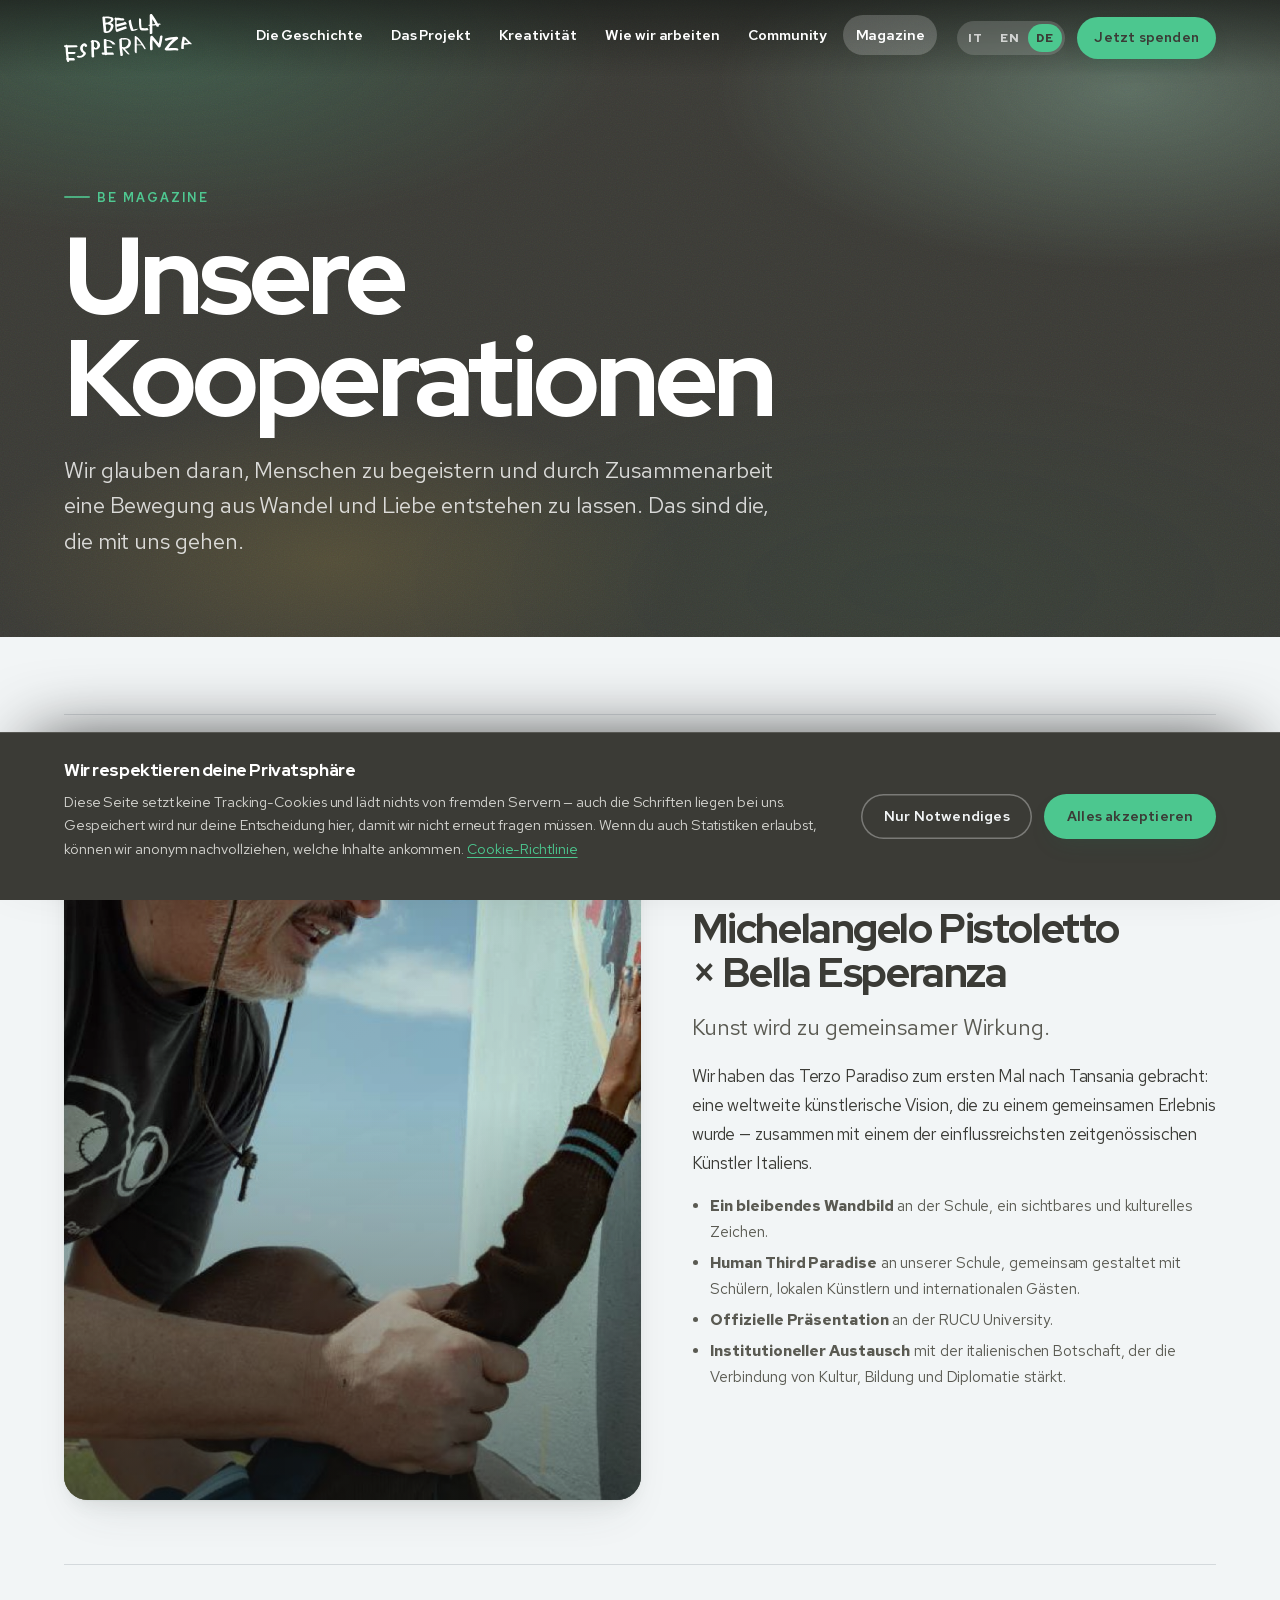
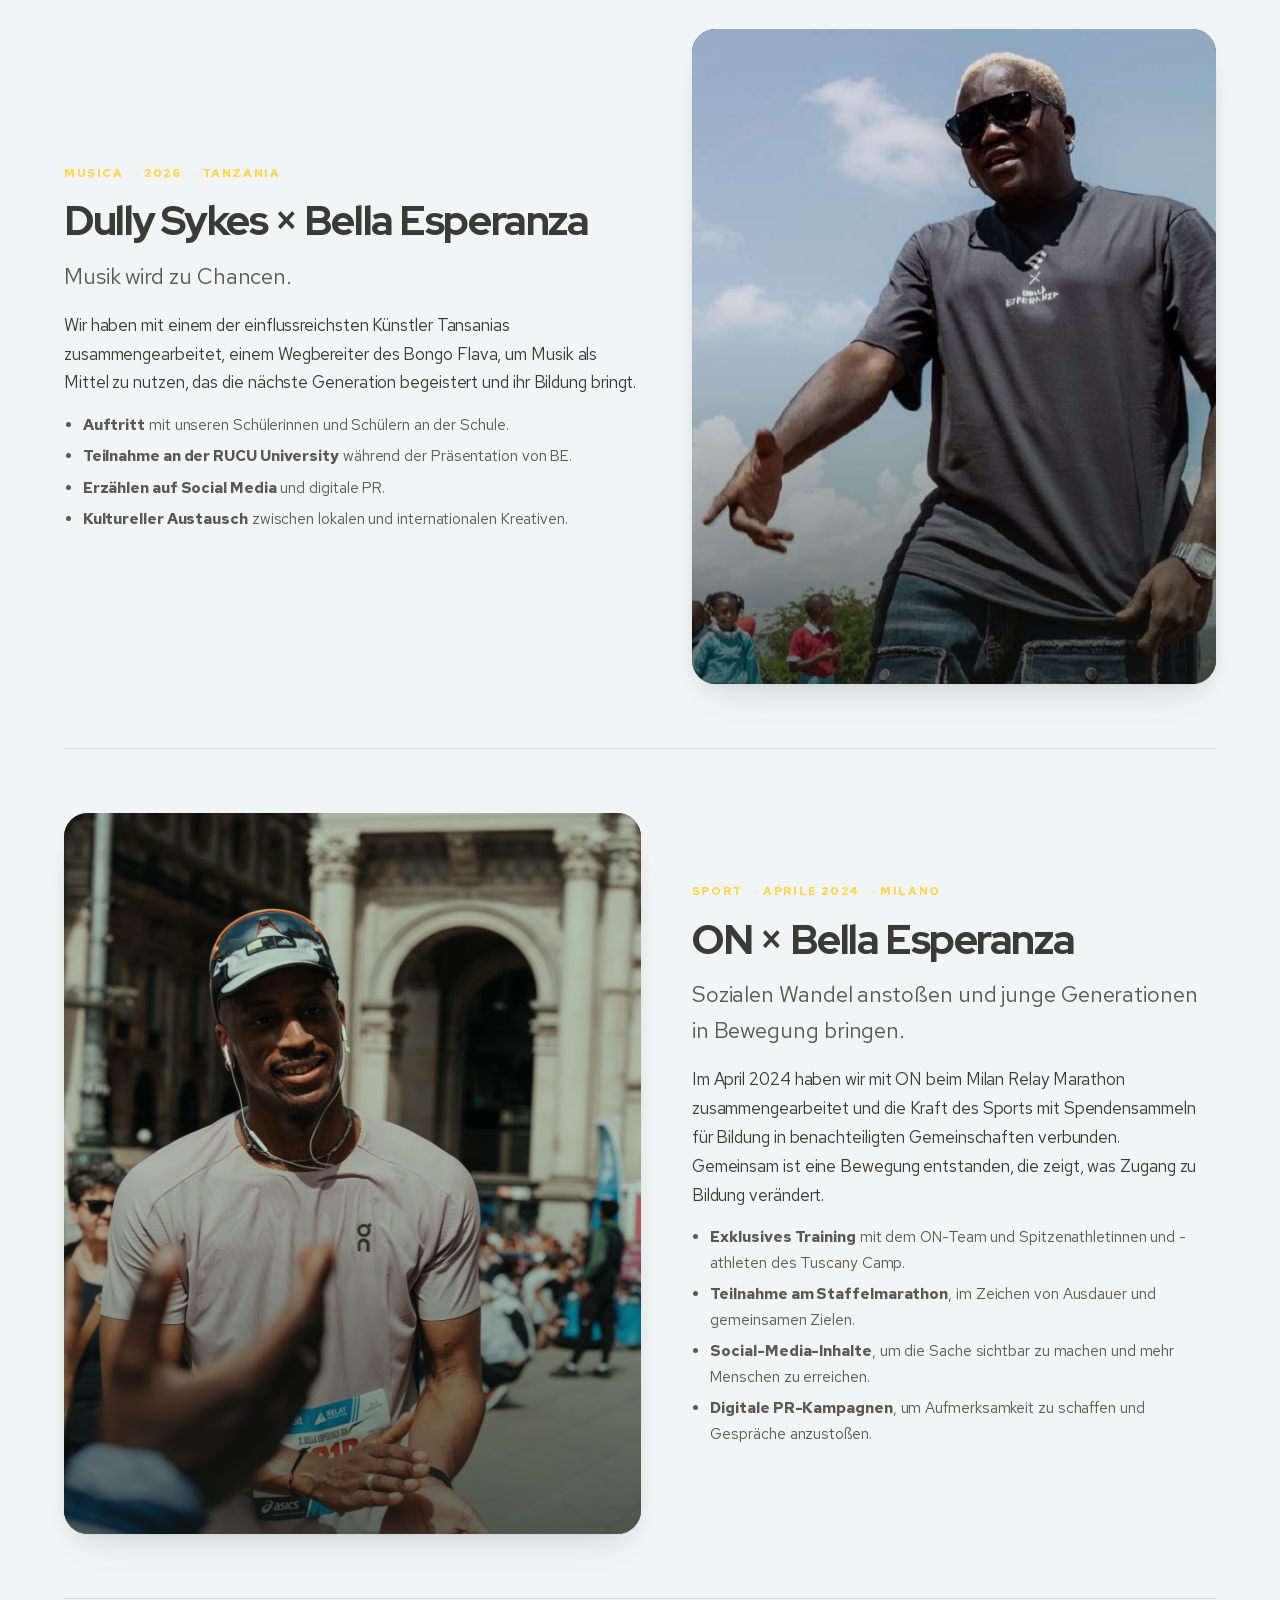
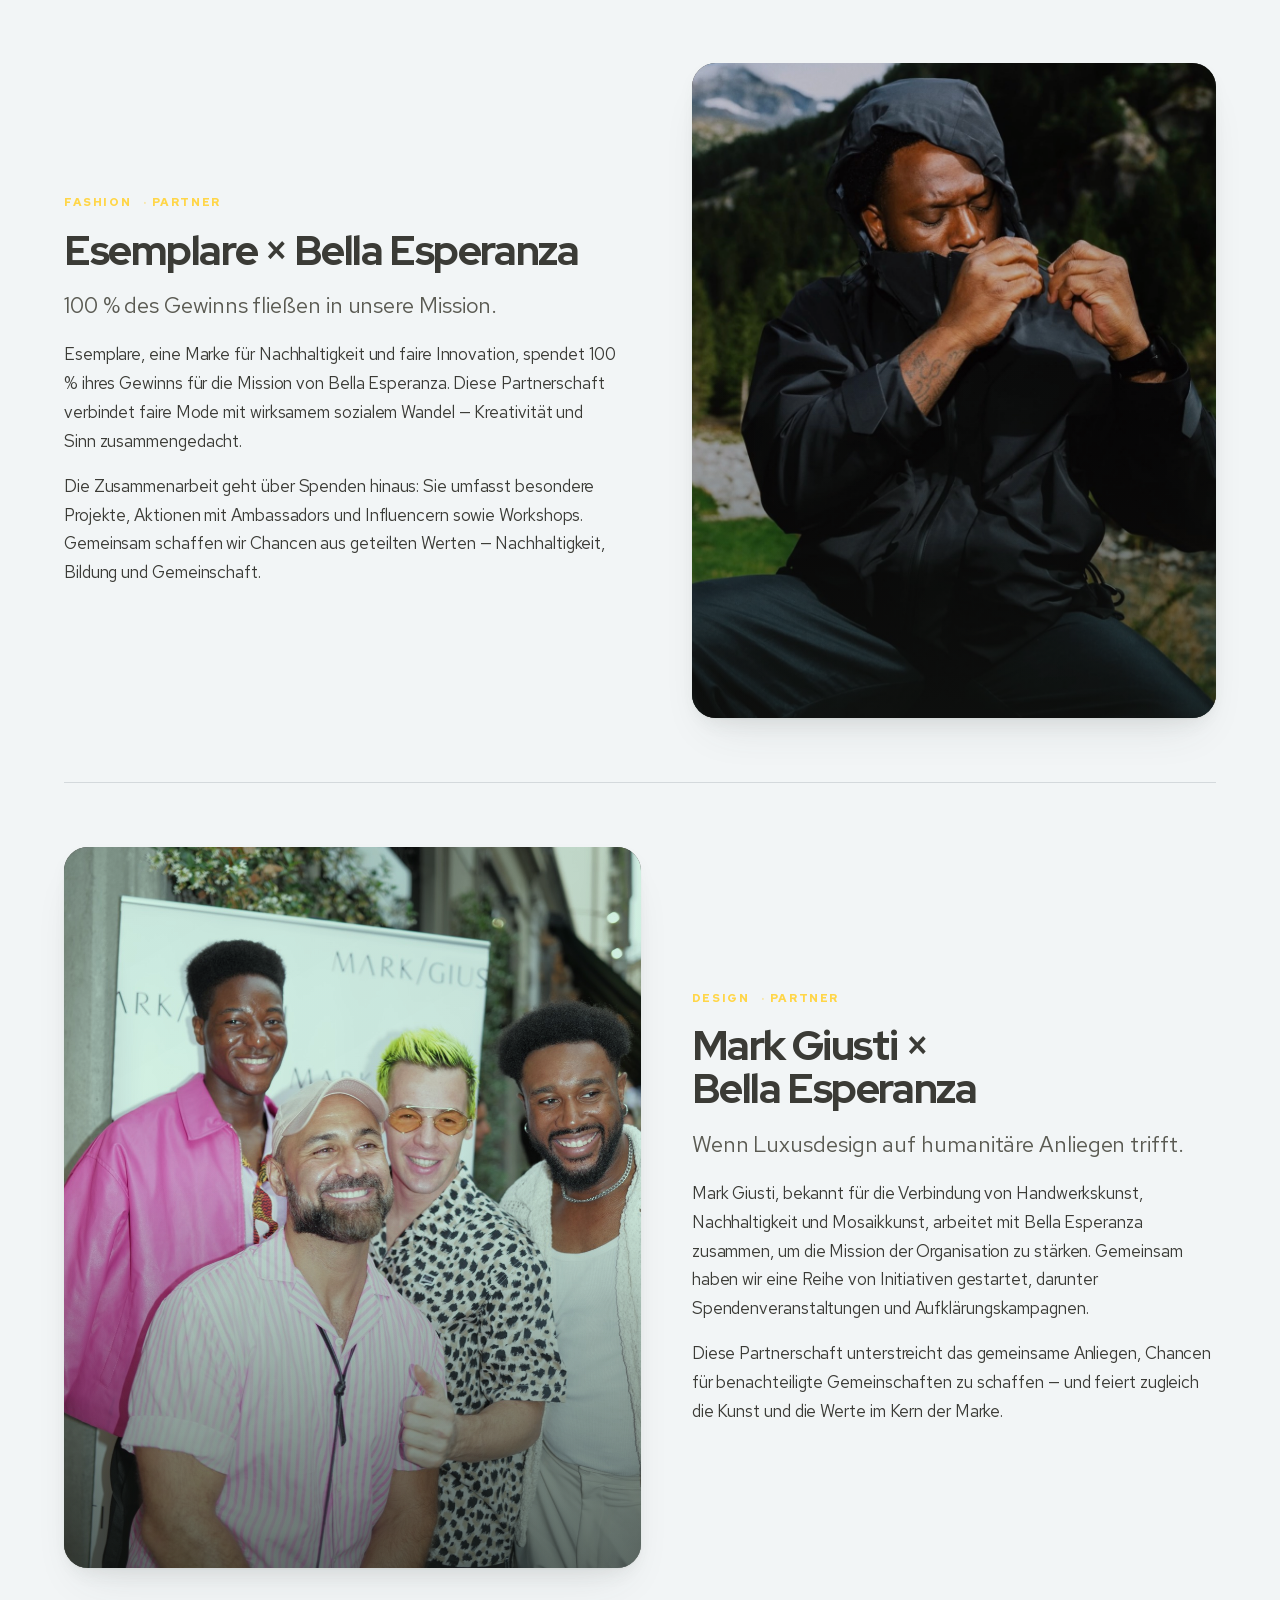
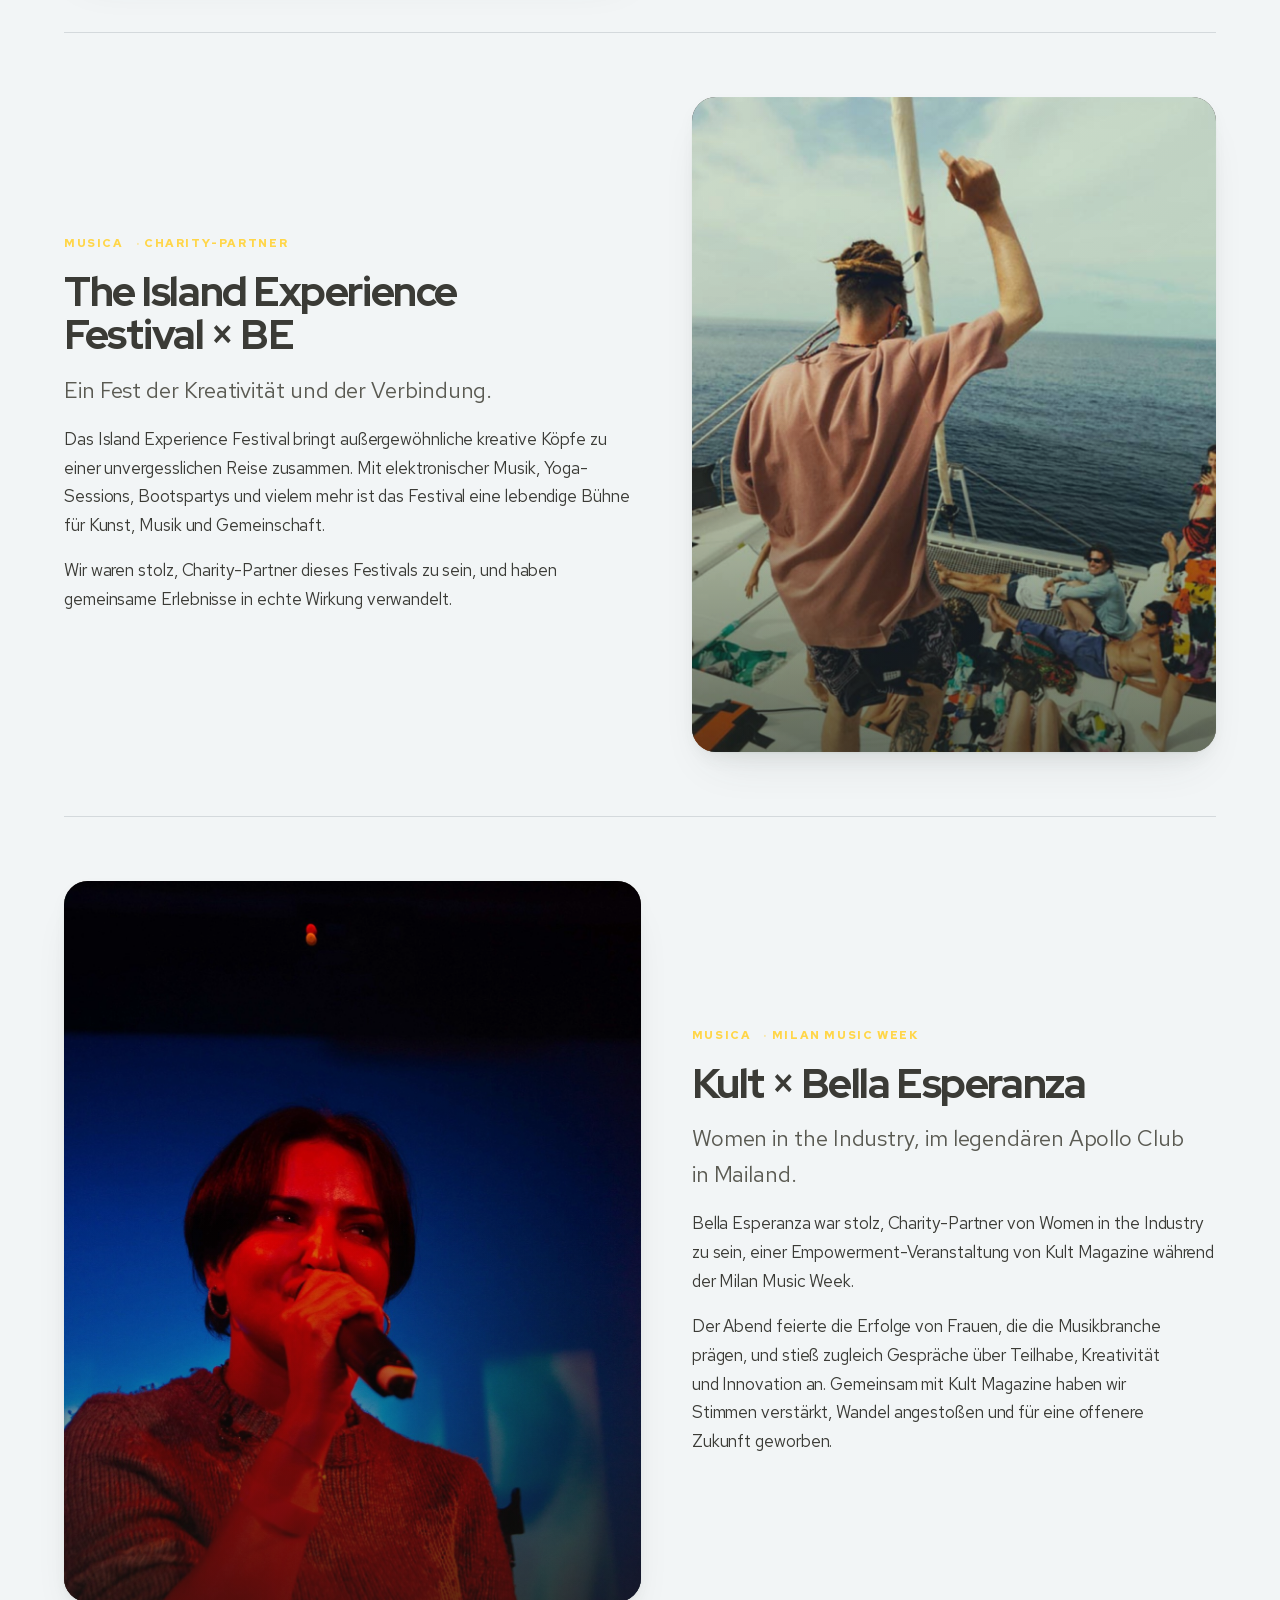
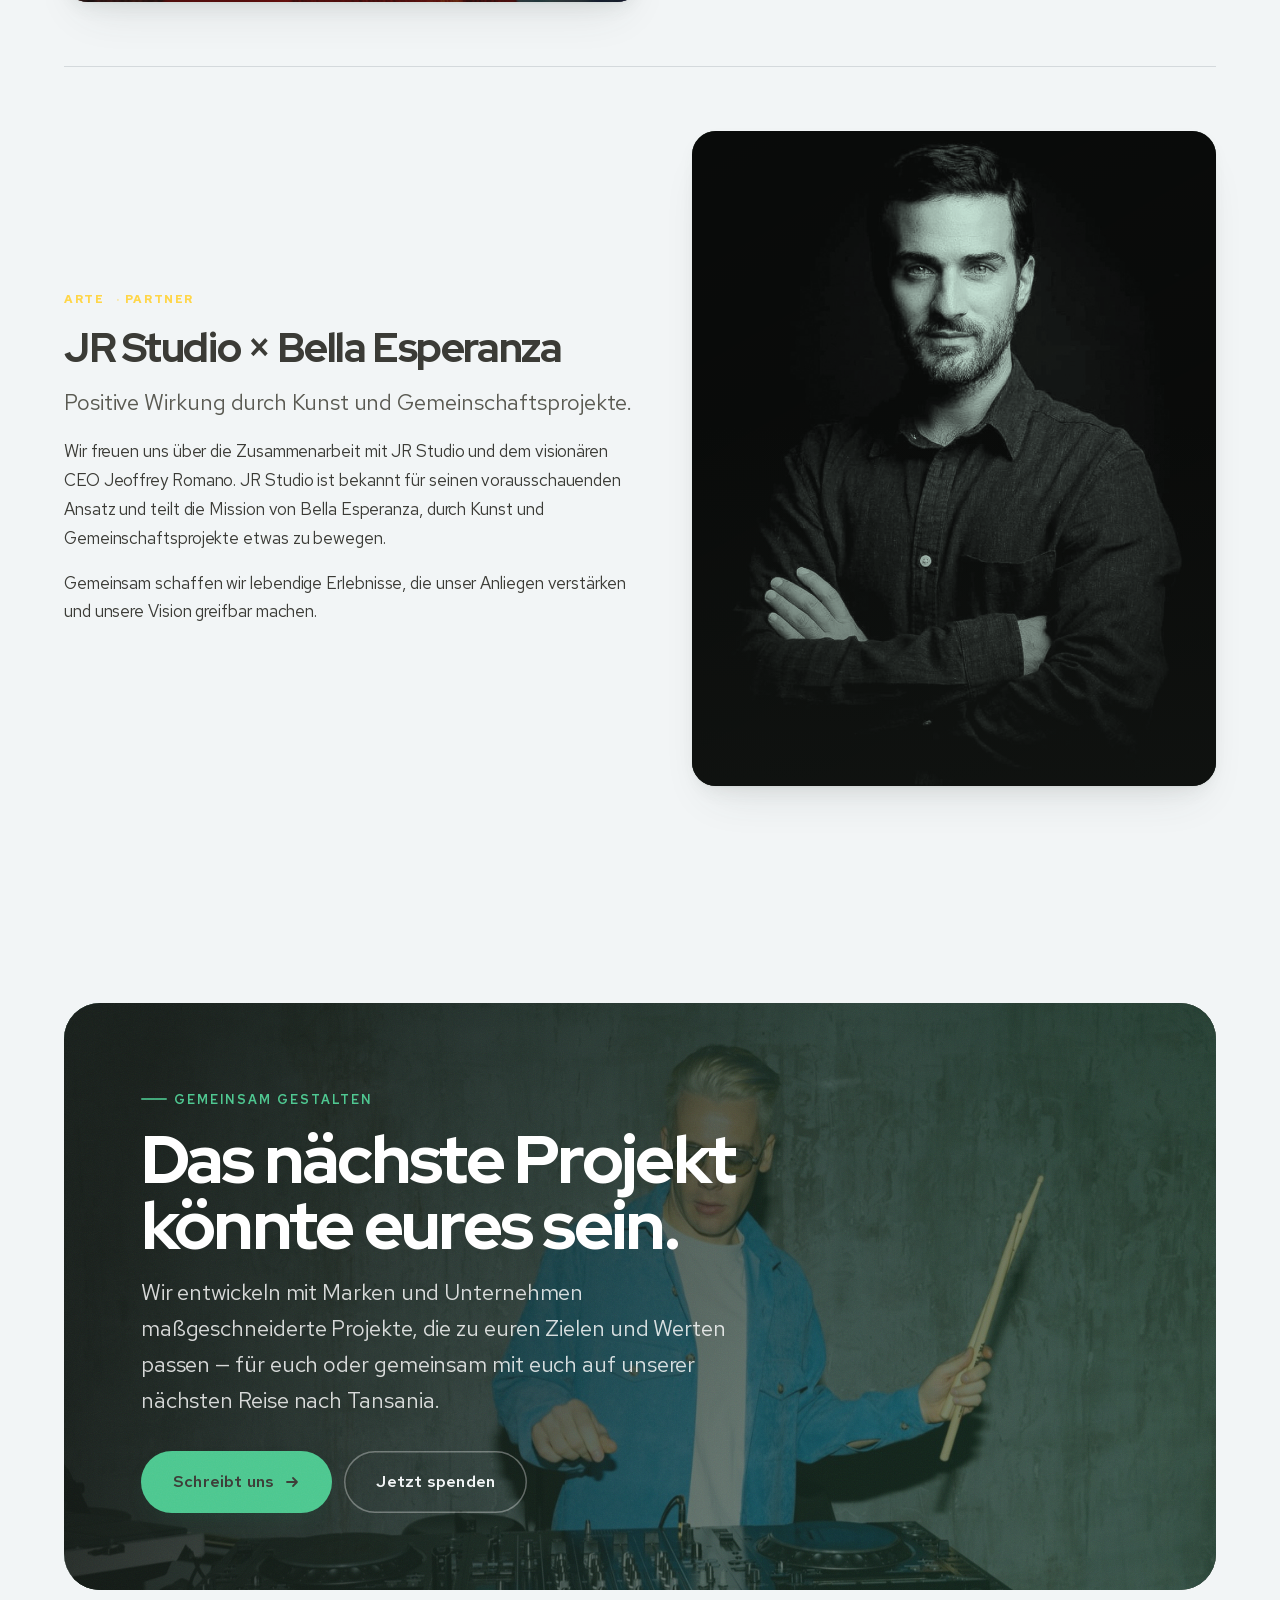
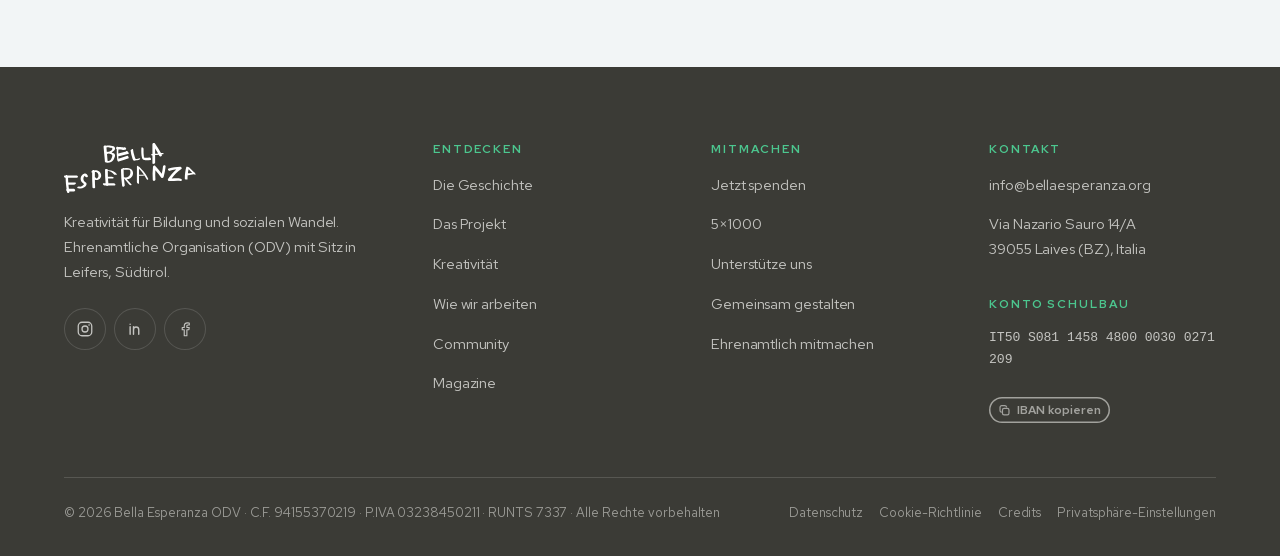
<file: de/magazine.html>
<!DOCTYPE html>
<html lang="de">
<head>
<!-- Automatisch erzeugt aus magazine.html + i18n/de.json (python3 build.py). Nicht direkt bearbeiten. -->
<meta charset="utf-8">
<meta name="viewport" content="width=device-width, initial-scale=1">
<title>BE Magazine — Bella Esperanza | BE</title>
<meta name="description" content="Die Kooperationen von Bella Esperanza mit JR Studio, The Island Experience Festival, Mark Giusti, Esemplare, ON und Kult Magazine. Kunst, Mode, Musik und Sport im Dienst der Bildung.">
<link rel="canonical" href="https://www.bellaesperanza.org/de/magazine.html">
<link rel="alternate" hreflang="it" href="https://www.bellaesperanza.org/magazine.html">
<link rel="alternate" hreflang="en" href="https://www.bellaesperanza.org/en/magazine.html">
<link rel="alternate" hreflang="de" href="https://www.bellaesperanza.org/de/magazine.html">
<link rel="alternate" hreflang="x-default" href="https://www.bellaesperanza.org/magazine.html">
<meta property="og:type" content="website">
<meta property="og:url" content="https://www.bellaesperanza.org/de/magazine.html">
<meta property="og:title" content="BE Magazine — Bella Esperanza | BE">
<meta property="og:description" content="Die Kooperationen von Bella Esperanza mit JR Studio, The Island Experience Festival, Mark Giusti, Esemplare, ON und Kult Magazine. Kunst, Mode, Musik und Sport im Dienst der Bildung.">
<meta property="og:image" content="https://www.bellaesperanza.org/assets/img/mag-on.jpg">
<meta property="og:locale" content="de_DE">
<meta property="og:locale:alternate" content="it_IT">
<meta name="theme-color" content="#3B3B36">
<link rel="icon" href="../assets/img/favicon.png" sizes="any">
<link rel="apple-touch-icon" href="../assets/img/favicon.png">

<link rel="preload" href="../assets/fonts/red-hat-display-latin.woff2" as="font" type="font/woff2" crossorigin>
<link rel="preload" href="../assets/fonts/red-hat-text-latin.woff2" as="font" type="font/woff2" crossorigin>
<script>
/* Gestaltungsvarianten aus der URL lesen: ?layout=right und ?corners=sharp.
   Steht inline im Kopf, damit die Seite nicht kurz falsch aufblitzt. */
(function () {
  try {
    var p = new URLSearchParams(location.search);
    var l = p.get('layout');
    if (l === 'right' || l === 'left') document.documentElement.dataset.layout = l;
    var c = p.get('corners');
    if (c === 'sharp' || c === 'round') document.documentElement.dataset.corners = c;
  } catch (e) {}
})();
</script>
<link rel="stylesheet" href="../assets/css/style.css">

<style>
  /* article layout — only used on this page */
  .article {
    display: grid;
    grid-template-columns: minmax(0, 1.1fr) minmax(0, 1fr);
    gap: clamp(1.75rem, 4vw, 4rem);
    align-items: center;
    padding-block: clamp(2.5rem, 5vw, 4.5rem);
    border-top: 1px solid var(--line);
  }
  .article:nth-child(even) .article__media { order: 2; }
  .section--dark .article { border-top-color: var(--line-dark); }
  @media (max-width: 880px) {
    .article { grid-template-columns: minmax(0, 1fr); }
    .article:nth-child(even) .article__media { order: 0; }
  }
  .article__meta {
    display: flex; flex-wrap: wrap; gap: var(--s-3);
    font-size: .72rem; letter-spacing: .14em; text-transform: uppercase;
    font-weight: 700; color: var(--sun);
    margin-bottom: var(--s-4);
  }
  .article__meta span:not(:first-child)::before { content: "· "; opacity: .5; }
  .article ul { padding-left: 1.1em; }
  .article ul li { font-size: .95rem; color: var(--ink-3); }
</style>
</head>

<body>
<a class="skip-link" href="#main">Zum Inhalt springen</a>

<header class="site-header">
  <div class="header-inner">
    <a class="brand" href="index.html" aria-label="Bella Esperanza — home">
      <img class="logo-light" src="../assets/img/logo-white.svg" alt="Bella Esperanza" width="128" height="48">
      <img class="logo-dark" src="../assets/img/logo-dark.svg" alt="Bella Esperanza" width="128" height="48">
    </a>
    <nav class="nav" aria-label="Principale">
      <ul class="nav-list">
        <li><a class="nav-link" href="index.html#storia">Die Geschichte</a></li>
        <li><a class="nav-link" href="index.html#progetto">Das Projekt</a></li>
        <li><a class="nav-link" href="index.html#creativita">Kreativität</a></li>
        <li><a class="nav-link" href="index.html#metodo">Wie wir arbeiten</a></li>
        <li><a class="nav-link" href="index.html#community">Community</a></li>
        <li><a class="nav-link is-active" href="magazine.html">Magazine</a></li>
      </ul>
      <div class="nav-tools">
        <div class="lang" role="group" aria-label="Lingua / Language">
          <a href="../magazine.html" hreflang="it" lang="it">IT</a>
          <a href="../en/magazine.html" hreflang="en" lang="en">EN</a>
          <span aria-current="true">DE</span>
        </div>
        <a class="btn btn--accent nav-cta" href="dona.html" data-dbox-open>Jetzt spenden</a>
        <button class="burger" type="button" aria-expanded="false" aria-controls="drawer" aria-label="Menu"><span></span></button>
      </div>
    </nav>
  </div>
</header>

<div class="drawer" id="drawer">
  <nav aria-label="Menu mobile">
    <ul>
      <li><a href="index.html#storia">Die Geschichte</a></li>
      <li><a href="index.html#progetto">Das Projekt</a></li>
      <li><a href="index.html#creativita">Kreativität</a></li>
      <li><a href="index.html#metodo">Wie wir arbeiten</a></li>
      <li><a href="index.html#community">Community</a></li>
      <li><a href="magazine.html">Magazine</a></li>
    </ul>
  </nav>
  <a class="btn btn--accent btn--lg" href="dona.html" data-dbox-open>Jetzt spenden</a>
</div>

<main id="main">

<section class="page-hero mesh grain">
  <div class="wrap">
    <p class="eyebrow">BE Magazine</p>
    <h1 class="display-xl">Unsere Kooperationen</h1>
    <p class="lede" style="margin-top:var(--s-5);max-width:52ch">Wir glauben daran, Menschen zu begeistern und durch Zusammenarbeit eine Bewegung aus Wandel und Liebe entstehen zu lassen. Das sind die, die mit uns gehen.</p>
  </div>
</section>

<section class="section section--tight">
  <div class="wrap">

    <!-- Pistoletto -->
    <article class="article" id="pistoletto" data-reveal>
      <div class="article__media">
        <div class="frame ratio-4-5 frame--hover frame--tint" style="--focus:50% 40%;--tint:var(--tint-2)">
          <img src="../assets/img/mag-pistoletto.jpg" alt="Michelangelo Pistoletto dipinge il murales della nostra scuola insieme a un bambino" loading="lazy" width="1400" height="928">
        </div>
      </div>
      <div>
        <p class="article__meta"><span>Arte</span><span>2026</span><span>Ugwachanya</span></p>
        <h2 class="display-m">Michelangelo Pistoletto × Bella Esperanza</h2>
        <p class="lede">Kunst wird zu gemeinsamer Wirkung.</p>
        <p>Wir haben das Terzo Paradiso zum ersten Mal nach Tansania gebracht: eine weltweite künstlerische Vision, die zu einem gemeinsamen Erlebnis wurde — zusammen mit einem der einflussreichsten zeitgenössischen Künstler Italiens.</p>
        <ul>
          <li><b>Ein bleibendes Wandbild</b> an der Schule, ein sichtbares und kulturelles Zeichen.</li>
          <li><b>Human Third Paradise</b> an unserer Schule, gemeinsam gestaltet mit Schülern, lokalen Künstlern und internationalen Gästen.</li>
          <li><b>Offizielle Präsentation</b> an der RUCU University.</li>
          <li><b>Institutioneller Austausch</b> mit der italienischen Botschaft, der die Verbindung von Kultur, Bildung und Diplomatie stärkt.</li>
        </ul>
      </div>
    </article>

    <!-- Dully Sykes -->
    <article class="article" id="dully" data-reveal>
      <div class="article__media">
        <div class="frame ratio-4-5 frame--hover frame--tint" style="--focus:50% 35%;--tint:var(--tint-5)">
          <img src="../assets/img/mag-dully.jpg" alt="Dully Sykes durante la sua esibizione alla nostra scuola" loading="lazy" width="1400" height="738">
        </div>
      </div>
      <div>
        <p class="article__meta"><span>Musica</span><span>2026</span><span>Tanzania</span></p>
        <h2 class="display-m">Dully Sykes × Bella Esperanza</h2>
        <p class="lede">Musik wird zu Chancen.</p>
        <p>Wir haben mit einem der einflussreichsten Künstler Tansanias zusammengearbeitet, einem Wegbereiter des Bongo Flava, um Musik als Mittel zu nutzen, das die nächste Generation begeistert und ihr Bildung bringt.</p>
        <ul>
          <li><b>Auftritt</b> mit unseren Schülerinnen und Schülern an der Schule.</li>
          <li><b>Teilnahme an der RUCU University</b> während der Präsentation von BE.</li>
          <li><b>Erzählen auf Social Media</b> und digitale PR.</li>
          <li><b>Kultureller Austausch</b> zwischen lokalen und internationalen Kreativen.</li>
        </ul>
      </div>
    </article>

    <!-- ON -->
    <article class="article" id="on" data-reveal>
      <div class="article__media">
        <div class="frame ratio-4-5 frame--hover frame--tint" style="--focus:50% 18%;--tint:var(--tint-4)">
          <img src="../assets/img/mag-on.jpg" alt="Milan Relay Marathon insieme a ON" loading="lazy" width="1200" height="1800">
        </div>
      </div>
      <div>
        <p class="article__meta"><span>Sport</span><span>Aprile 2024</span><span>Milano</span></p>
        <h2 class="display-m">ON × Bella Esperanza</h2>
        <p class="lede">Sozialen Wandel anstoßen und junge Generationen in Bewegung bringen.</p>
        <p>Im April 2024 haben wir mit ON beim Milan Relay Marathon zusammengearbeitet und die Kraft des Sports mit Spendensammeln für Bildung in benachteiligten Gemeinschaften verbunden. Gemeinsam ist eine Bewegung entstanden, die zeigt, was Zugang zu Bildung verändert.</p>
        <ul>
          <li><b>Exklusives Training</b> mit dem ON-Team und Spitzenathletinnen und -athleten des Tuscany Camp.</li>
          <li><b>Teilnahme am Staffelmarathon</b>, im Zeichen von Ausdauer und gemeinsamen Zielen.</li>
          <li><b>Social-Media-Inhalte</b>, um die Sache sichtbar zu machen und mehr Menschen zu erreichen.</li>
          <li><b>Digitale PR-Kampagnen</b>, um Aufmerksamkeit zu schaffen und Gespräche anzustoßen.</li>
        </ul>
      </div>
    </article>

    <!-- Esemplare -->
    <article class="article" id="esemplare" data-reveal>
      <div class="article__media">
        <div class="frame ratio-4-5 frame--hover frame--tint" style="--focus:50% 26%;--tint:var(--tint-5)">
          <img src="../assets/img/mag-esemplare.jpg" alt="Capi Esemplare, il brand che dona il 100% dei profitti" loading="lazy" width="1128" height="1400">
        </div>
      </div>
      <div>
        <p class="article__meta"><span>Fashion</span><span>Partner</span></p>
        <h2 class="display-m">Esemplare × Bella Esperanza</h2>
        <p class="lede">100 % des Gewinns fließen in unsere Mission.</p>
        <p>Esemplare, eine Marke für Nachhaltigkeit und faire Innovation, spendet 100 % ihres Gewinns für die Mission von Bella Esperanza. Diese Partnerschaft verbindet faire Mode mit wirksamem sozialem Wandel — Kreativität und Sinn zusammengedacht.</p>
        <p>Die Zusammenarbeit geht über Spenden hinaus: Sie umfasst besondere Projekte, Aktionen mit Ambassadors und Influencern sowie Workshops. Gemeinsam schaffen wir Chancen aus geteilten Werten — Nachhaltigkeit, Bildung und Gemeinschaft.</p>
      </div>
    </article>

    <!-- Mark Giusti -->
    <article class="article" id="giusti" data-reveal>
      <div class="article__media">
        <div class="frame ratio-4-5 frame--hover frame--tint" style="--focus:50% 34%;--tint:var(--tint-6)">
          <img src="../assets/img/mag-giusti.jpg" alt="Evento Mark Giusti a sostegno di Bella Esperanza" loading="lazy" width="1235" height="1400">
        </div>
      </div>
      <div>
        <p class="article__meta"><span>Design</span><span>Partner</span></p>
        <h2 class="display-m">Mark Giusti × Bella Esperanza</h2>
        <p class="lede">Wenn Luxusdesign auf humanitäre Anliegen trifft.</p>
        <p>Mark Giusti, bekannt für die Verbindung von Handwerkskunst, Nachhaltigkeit und Mosaikkunst, arbeitet mit Bella Esperanza zusammen, um die Mission der Organisation zu stärken. Gemeinsam haben wir eine Reihe von Initiativen gestartet, darunter Spendenveranstaltungen und Aufklärungskampagnen.</p>
        <p>Diese Partnerschaft unterstreicht das gemeinsame Anliegen, Chancen für benachteiligte Gemeinschaften zu schaffen — und feiert zugleich die Kunst und die Werte im Kern der Marke.</p>
      </div>
    </article>

    <!-- Island -->
    <article class="article" id="island" data-reveal>
      <div class="article__media">
        <div class="frame ratio-4-5 frame--hover frame--tint" style="--focus:50% 42%;--tint:var(--tint-7)">
          <img src="../assets/img/mag-island.jpg" alt="The Island Experience Festival, boat party" loading="lazy" width="1400" height="1373">
        </div>
      </div>
      <div>
        <p class="article__meta"><span>Musica</span><span>Charity-Partner</span></p>
        <h2 class="display-m">The Island Experience Festival × BE</h2>
        <p class="lede">Ein Fest der Kreativität und der Verbindung.</p>
        <p>Das Island Experience Festival bringt außergewöhnliche kreative Köpfe zu einer unvergesslichen Reise zusammen. Mit elektronischer Musik, Yoga-Sessions, Bootspartys und vielem mehr ist das Festival eine lebendige Bühne für Kunst, Musik und Gemeinschaft.</p>
        <p>Wir waren stolz, Charity-Partner dieses Festivals zu sein, und haben gemeinsame Erlebnisse in echte Wirkung verwandelt.</p>
      </div>
    </article>

    <!-- Kult -->
    <article class="article" id="kult" data-reveal>
      <div class="article__media">
        <div class="frame ratio-4-5 frame--hover frame--tint" style="--focus:50% 28%;--tint:var(--tint-8)">
          <img src="../assets/img/mag-kult.jpg" alt="Bella Esperanza sul palco di Women in the Industry, Milan Music Week" loading="lazy" width="1200" height="1800">
        </div>
      </div>
      <div>
        <p class="article__meta"><span>Musica</span><span>Milan Music Week</span></p>
        <h2 class="display-m">Kult × Bella Esperanza</h2>
        <p class="lede">Women in the Industry, im legendären Apollo Club in Mailand.</p>
        <p>Bella Esperanza war stolz, Charity-Partner von Women in the Industry zu sein, einer Empowerment-Veranstaltung von Kult Magazine während der Milan Music Week.</p>
        <p>Der Abend feierte die Erfolge von Frauen, die die Musikbranche prägen, und stieß zugleich Gespräche über Teilhabe, Kreativität und Innovation an. Gemeinsam mit Kult Magazine haben wir Stimmen verstärkt, Wandel angestoßen und für eine offenere Zukunft geworben.</p>
      </div>
    </article>

    <!-- JR Studio -->
    <article class="article" id="jrstudio" data-reveal>
      <div class="article__media">
        <div class="frame ratio-4-5 frame--hover frame--tint" style="--focus:50% 16%;--tint:var(--tint-9)">
          <img src="../assets/img/mag-jr.jpg" alt="Jeoffrey Romano, CEO di JR Studio" loading="lazy" width="932" height="1400">
        </div>
      </div>
      <div>
        <p class="article__meta"><span>Arte</span><span>Partner</span></p>
        <h2 class="display-m">JR Studio × Bella Esperanza</h2>
        <p class="lede">Positive Wirkung durch Kunst und Gemeinschaftsprojekte.</p>
        <p>Wir freuen uns über die Zusammenarbeit mit JR Studio und dem visionären CEO Jeoffrey Romano. JR Studio ist bekannt für seinen vorausschauenden Ansatz und teilt die Mission von Bella Esperanza, durch Kunst und Gemeinschaftsprojekte etwas zu bewegen.</p>
        <p>Gemeinsam schaffen wir lebendige Erlebnisse, die unser Anliegen verstärken und unsere Vision greifbar machen.</p>
      </div>
    </article>

  </div>
</section>

<!-- =============================================================== CTA -->
<section class="section section--tight">
  <div class="wrap">
    <div class="cta-band grain" data-reveal>
      <div class="cta-band__bg"><img src="../assets/img/mag-dj.jpg" alt="" loading="lazy" width="1400" height="933"></div>
      <p class="eyebrow">Gemeinsam gestalten</p>
      <h2 class="display-l">Das nächste Projekt könnte eures sein.</h2>
      <p class="lede">Wir entwickeln mit Marken und Unternehmen maßgeschneiderte Projekte, die zu euren Zielen und Werten passen — für euch oder gemeinsam mit euch auf unserer nächsten Reise nach Tansania.</p>
      <div class="btn-row" style="margin-top:var(--s-6)">
        <a class="btn btn--accent btn--lg" href="mailto:info@bellaesperanza.org?subject=Co-Create%20con%20Bella%20Esperanza">
          <span>Schreibt uns</span>
          <svg class="arw" width="16" height="16" viewBox="0 0 16 16" fill="none" aria-hidden="true"><path d="M3 8h10M9 4l4 4-4 4" stroke="currentColor" stroke-width="1.8" stroke-linecap="round" stroke-linejoin="round"/></svg>
        </a>
        <a class="btn btn--ghost btn--lg" href="dona.html">Jetzt spenden</a>
      </div>
    </div>
  </div>
</section>

</main>

<footer class="site-footer">
  <div class="wrap">
    <div class="footer-grid">
      <div>
        <a class="brand" href="index.html" aria-label="Bella Esperanza — home">
          <img src="../assets/img/logo-white.svg" alt="Bella Esperanza" width="132" height="50">
        </a>
        <p style="max-width:34ch">Kreativität für Bildung und sozialen Wandel. Ehrenamtliche Organisation (ODV) mit Sitz in Leifers, Südtirol.</p>
        <div class="socials" style="margin-top:var(--s-5)">
          <a href="https://www.instagram.com/bellaesperanzacharity/" target="_blank" rel="noopener noreferrer" aria-label="Instagram"><svg width="18" height="18" viewBox="0 0 24 24" fill="none" aria-hidden="true"><rect x="3" y="3" width="18" height="18" rx="5" stroke="currentColor" stroke-width="1.7"/><circle cx="12" cy="12" r="4" stroke="currentColor" stroke-width="1.7"/><circle cx="17.4" cy="6.6" r="1.1" fill="currentColor"/></svg></a>
          <a href="https://www.linkedin.com/company/bella-esperanza-odv/about/" target="_blank" rel="noopener noreferrer" aria-label="LinkedIn"><svg width="18" height="18" viewBox="0 0 24 24" fill="none" aria-hidden="true"><path d="M5.5 9v10M5.5 5.6v.02M10 19V9m0 4c0-2.2 1.4-3.6 3.4-3.6S17 10.8 17 13v6" stroke="currentColor" stroke-width="1.9" stroke-linecap="round"/></svg></a>
          <a href="https://www.facebook.com/bellaesperanzacharity" target="_blank" rel="noopener noreferrer" aria-label="Facebook"><svg width="18" height="18" viewBox="0 0 24 24" fill="none" aria-hidden="true"><path d="M14.5 21v-8h2.7l.4-3h-3.1V8.2c0-.9.3-1.5 1.6-1.5H17.7V4a22 22 0 0 0-2.5-.1c-2.5 0-4.2 1.5-4.2 4.3V10H8.3v3H11v8h3.5Z" stroke="currentColor" stroke-width="1.5" stroke-linejoin="round"/></svg></a>
        </div>
      </div>
      <div>
        <h4>Entdecken</h4>
        <ul>
          <li><a href="index.html#storia">Die Geschichte</a></li>
          <li><a href="index.html#progetto">Das Projekt</a></li>
          <li><a href="index.html#creativita">Kreativität</a></li>
          <li><a href="index.html#metodo">Wie wir arbeiten</a></li>
          <li><a href="index.html#community">Community</a></li>
          <li><a href="magazine.html">Magazine</a></li>
        </ul>
      </div>
      <div>
        <h4>Mitmachen</h4>
        <ul>
          <li><a href="dona.html">Jetzt spenden</a></li>
          <li><a href="dona.html#cinquepermille">5×1000</a></li>
          <li><a href="index.html#supporto">Unterstütze uns</a></li>
          <li><a href="index.html#cocreate">Gemeinsam gestalten</a></li>
          <li><a href="mailto:info@bellaesperanza.org">Ehrenamtlich mitmachen</a></li>
        </ul>
      </div>
      <div>
        <h4>Kontakt</h4>
        <ul>
          <li><a href="mailto:info@bellaesperanza.org">info@bellaesperanza.org</a></li>
          <li>Via Nazario Sauro 14/A<br>39055 Laives (BZ), Italia</li>
        </ul>
        <h4 style="margin-top:var(--s-6)">Konto Schulbau</h4>
        <ul>
          <li style="font-family:ui-monospace,Menlo,monospace;font-size:.82rem;word-break:break-all">IT50 S081 1458 4800 0030 0271 209</li>
          <li>
            <button class="copy-btn copy-btn--sm" type="button" data-copy="IT50S0811458480000300271209">
              <svg width="13" height="13" viewBox="0 0 16 16" fill="none" aria-hidden="true"><rect x="5.5" y="5.5" width="8" height="8" rx="2" stroke="currentColor" stroke-width="1.5"/><path d="M10.5 3.5A2 2 0 0 0 8.5 2H4.5a2 2 0 0 0-2 2v4a2 2 0 0 0 1.5 1.94" stroke="currentColor" stroke-width="1.5" stroke-linecap="round"/></svg>
              <span class="copy-label" data-idle="IBAN kopieren" data-done="Kopiert!">IBAN kopieren</span>
            </button>
          </li>
        </ul>
      </div>
    </div>
    <div class="footer-legal">
      <p style="margin:0">© <span data-year>2026</span> Bella Esperanza ODV · C.F. 94155370219 · P.IVA 03238450211 · RUNTS 7337 · <span>Alle Rechte vorbehalten</span></p>
      <nav aria-label="Legale">
        <a href="https://www.bellaesperanza.org/it/privacy-policy-2/">Datenschutz</a>
        <a href="https://www.bellaesperanza.org/cookie-policy">Cookie-Richtlinie</a>
        <a href="https://www.bellaesperanza.org/credits">Credits</a>
        <a href="#" data-consent-open>Privatsphäre-Einstellungen</a>
      </nav>
    </div>
  </div>
</footer>


<!-- ================================================= EINWILLIGUNG -->
<section class="consent" data-consent-banner hidden role="region" aria-labelledby="consent-title">
  <div class="consent__inner">
    <p class="consent__text">
      <b id="consent-title">Wir respektieren deine Privatsphäre</b>
      <span>Diese Seite setzt keine Tracking-Cookies und lädt nichts von fremden Servern — auch die Schriften liegen bei uns. Gespeichert wird nur deine Entscheidung hier, damit wir nicht erneut fragen müssen. Wenn du auch Statistiken erlaubst, können wir anonym nachvollziehen, welche Inhalte ankommen.</span>
      <a href="https://www.bellaesperanza.org/cookie-policy">Cookie-Richtlinie</a>
    </p>
    <div class="consent__actions">
      <button class="btn btn--ghost" type="button" data-consent-set="necessary">Nur Notwendiges</button>
      <button class="btn btn--accent" type="button" data-consent-set="all">Alles akzeptieren</button>
    </div>
  </div>
</section>

<button class="to-top" type="button" data-to-top aria-label="Nach oben">
  <svg width="18" height="18" viewBox="0 0 16 16" fill="none" aria-hidden="true"><path d="M8 13V3M4 7l4-4 4 4" stroke="currentColor" stroke-width="1.9" stroke-linecap="round" stroke-linejoin="round"/></svg>
</button>


<!-- =========================================== SPENDEN-OVERLAY (Donorbox) -->
<div class="dbox-modal" data-dbox-modal hidden role="dialog" aria-modal="true" aria-labelledby="dbox-modal-title">
  <div class="dbox-modal__panel">
    <div class="dbox-modal__head">
      <div>
        <h2 id="dbox-modal-title">Jetzt spenden</h2>
        <p>100 % deiner Online-Spende fließen in die Schule.</p>
      </div>
      <button class="dbox-modal__close" type="button" data-dbox-close aria-label="Chiudi">
        <svg width="16" height="16" viewBox="0 0 16 16" fill="none" aria-hidden="true"><path d="M4 4l8 8M12 4l-8 8" stroke="currentColor" stroke-width="1.9" stroke-linecap="round"/></svg>
      </button>
    </div>
    <div class="dbox-modal__body">
      <div class="dbox" data-dbox>
        <div class="dbox__placeholder">
          <p>Das Spendenformular stammt von Donorbox. Beim Laden wird deine IP-Adresse an Donorbox übertragen.</p>
          <button class="btn btn--accent btn--lg" type="button" data-dbox-load>
            <span>Spendenformular laden</span>
          </button>
          <small>Lieber überweisen? Die IBANs stehen auf der Spendenseite.</small>
        </div>
      </div>
    </div>
  </div>
</div>

<script src="../assets/js/main.js"></script>
</body>
</html>
</file>
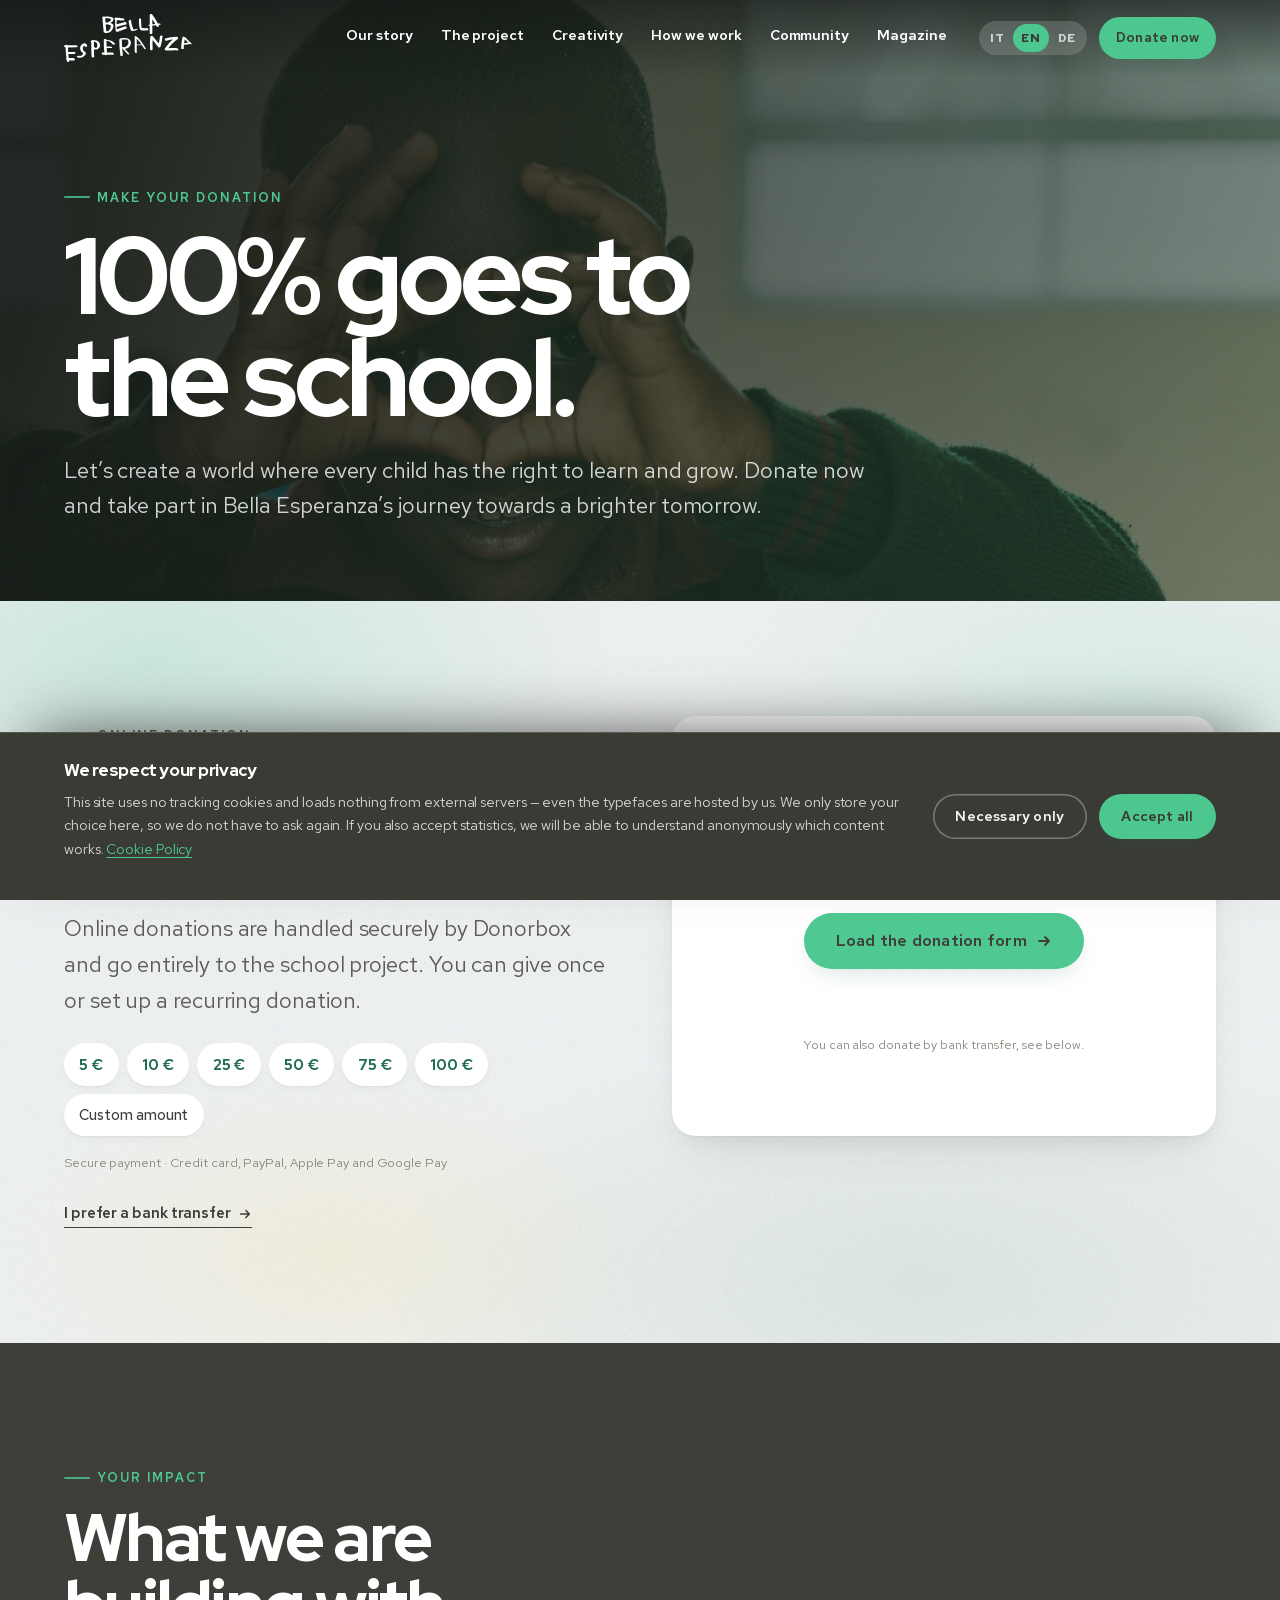
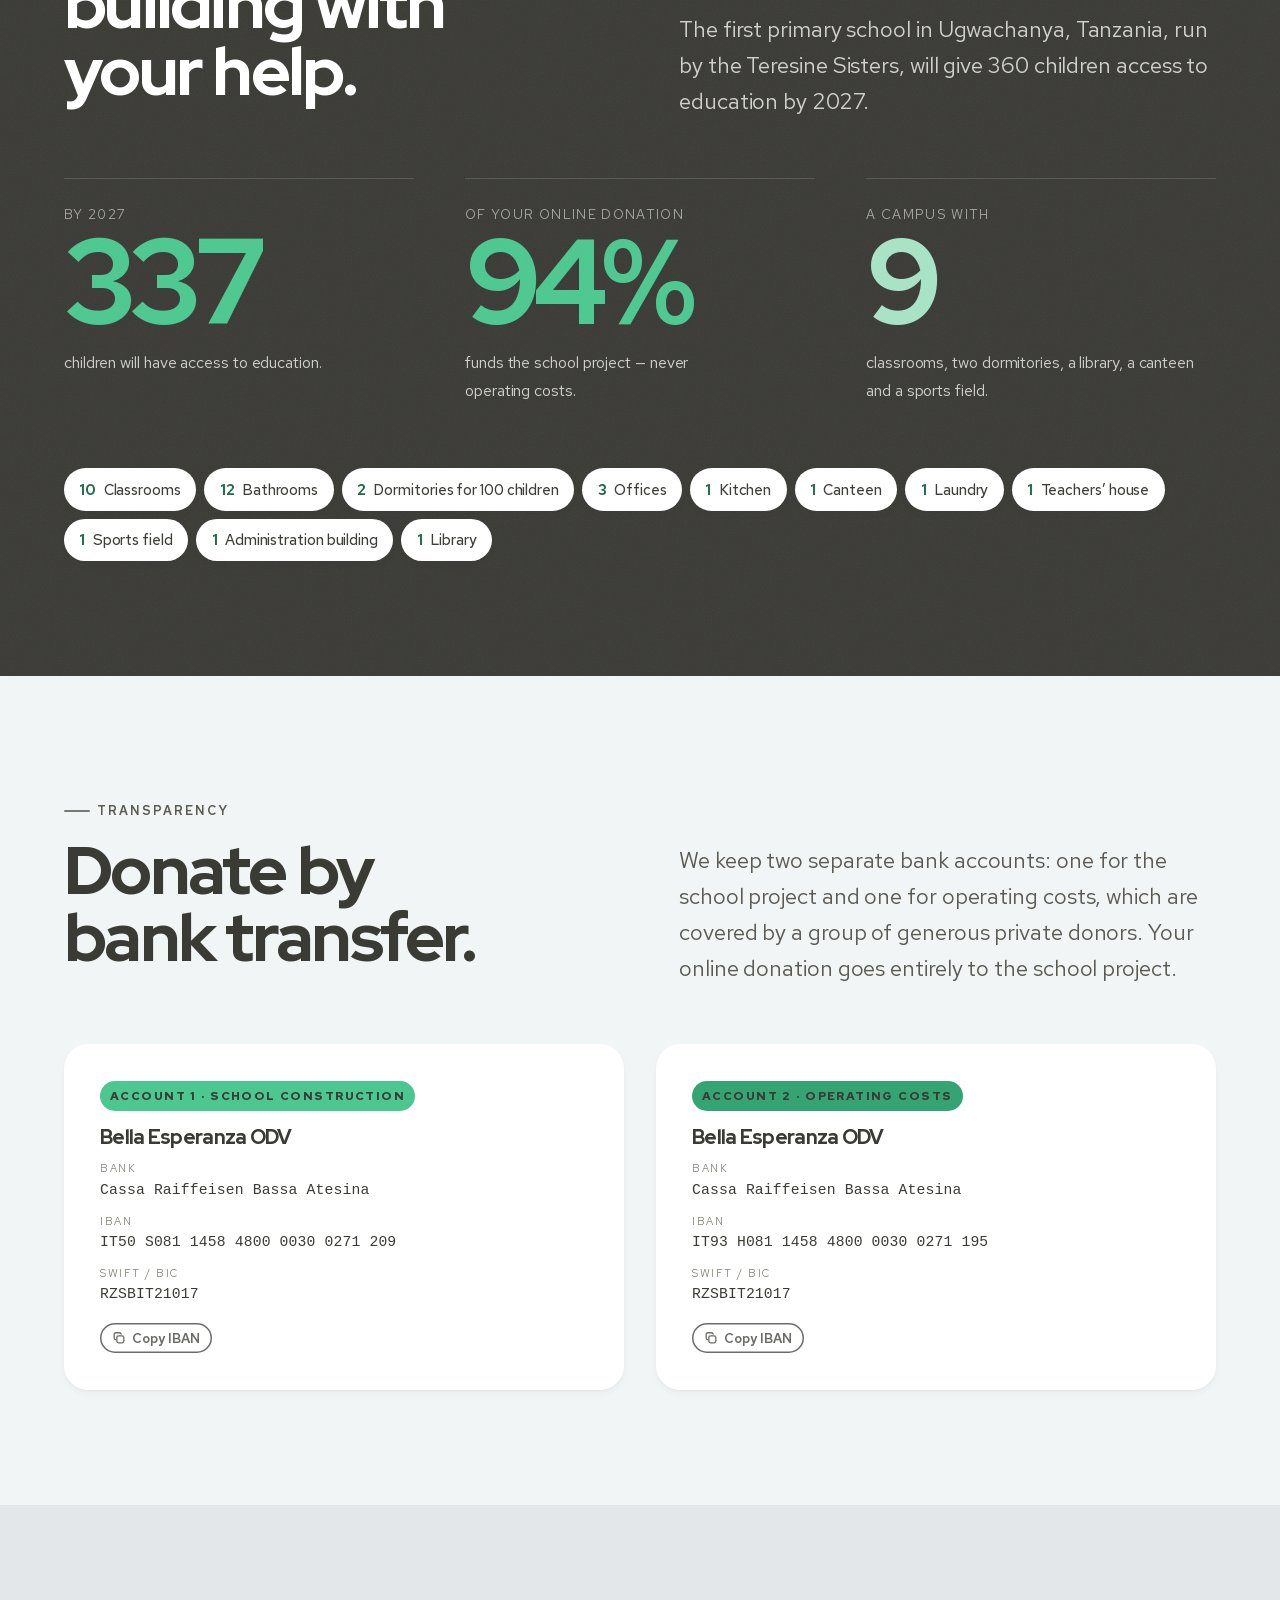
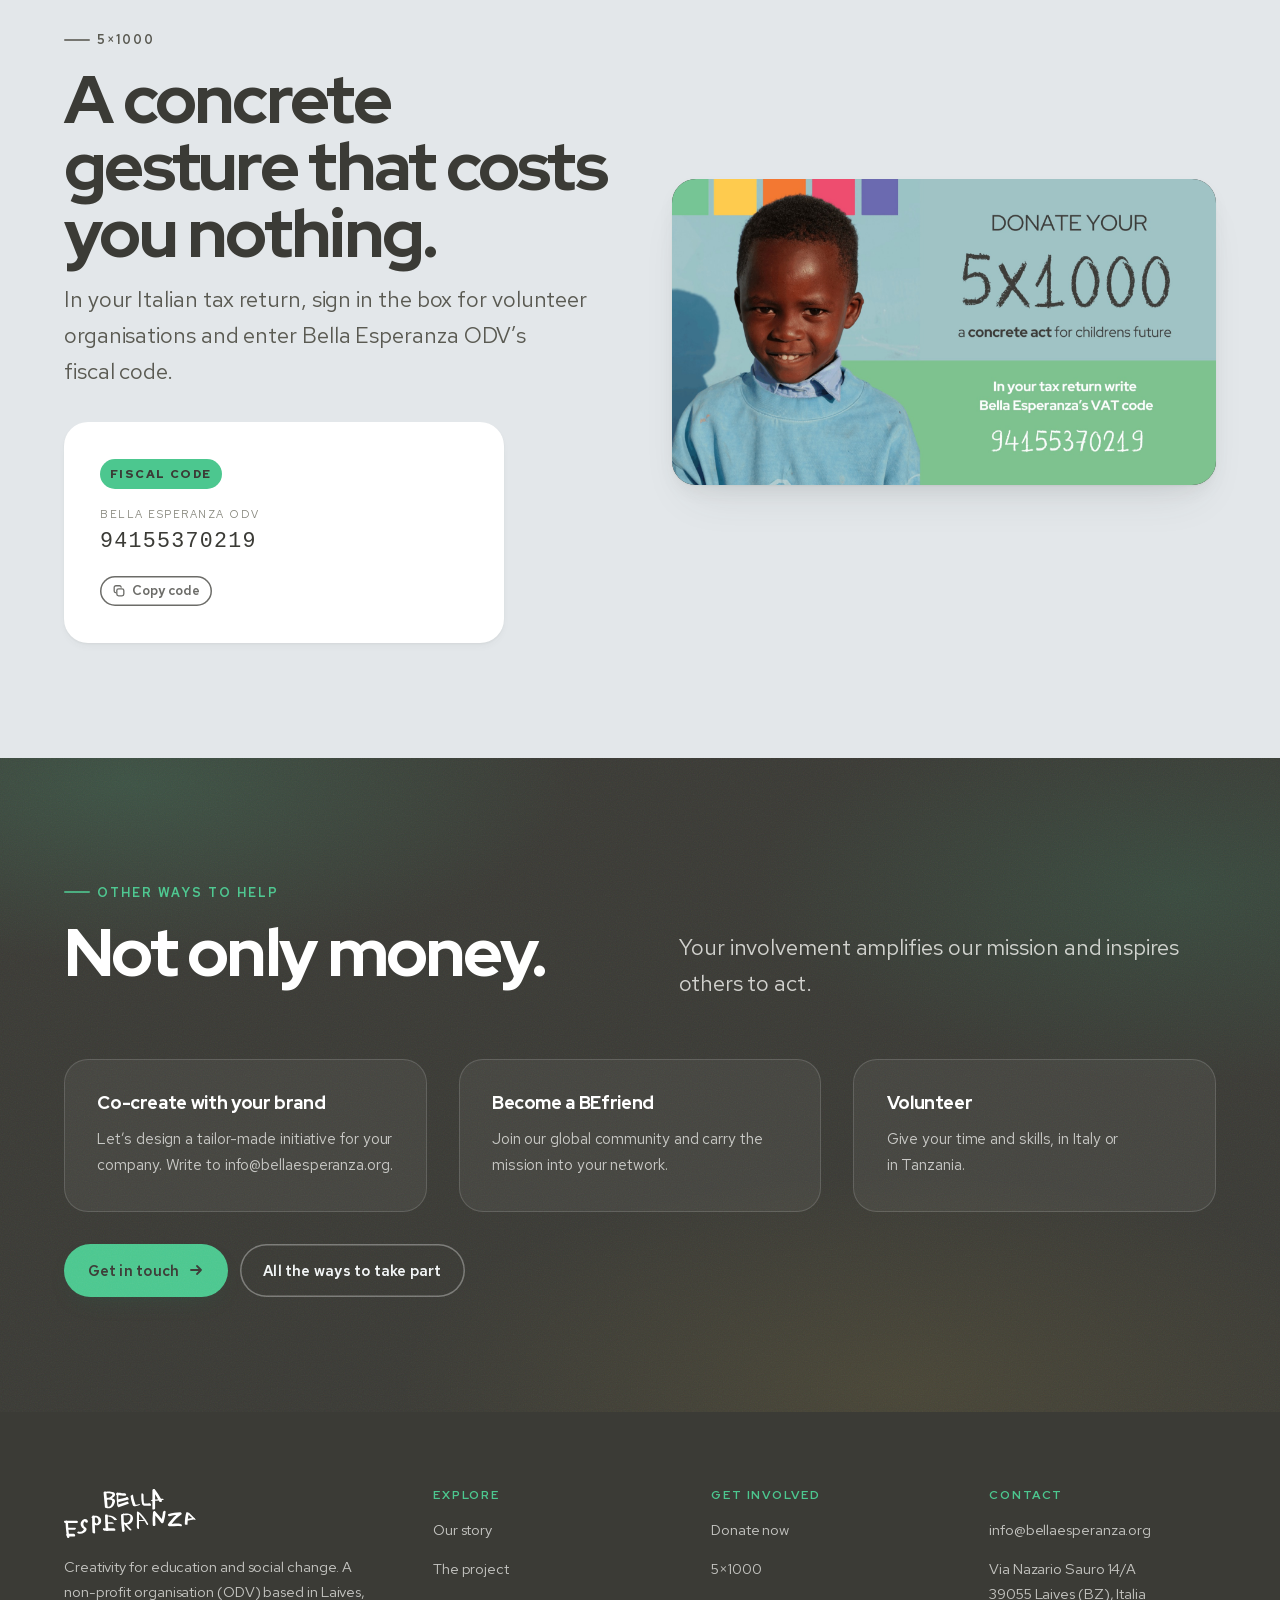
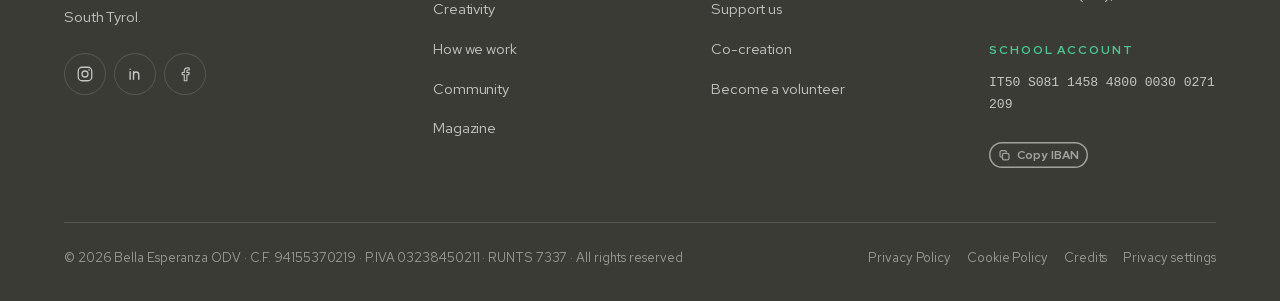
<file: en/dona.html>
<!DOCTYPE html>
<html lang="en">
<head>
<!-- Automatisch erzeugt aus dona.html + i18n/en.json (python3 build.py). Nicht direkt bearbeiten. -->
<meta charset="utf-8">
<meta name="viewport" content="width=device-width, initial-scale=1">
<title>Donate now — Bella Esperanza | BE</title>
<meta name="description" content="100% of your online donation funds the construction of our school in Ugwachanya, Tanzania. Give online, by bank transfer, or through the Italian 5×1000.">
<link rel="canonical" href="https://www.bellaesperanza.org/en/dona.html">
<link rel="alternate" hreflang="it" href="https://www.bellaesperanza.org/dona.html">
<link rel="alternate" hreflang="en" href="https://www.bellaesperanza.org/en/dona.html">
<link rel="alternate" hreflang="de" href="https://www.bellaesperanza.org/de/dona.html">
<link rel="alternate" hreflang="x-default" href="https://www.bellaesperanza.org/dona.html">
<meta property="og:type" content="website">
<meta property="og:url" content="https://www.bellaesperanza.org/en/dona.html">
<meta property="og:title" content="Donate now — Bella Esperanza | BE">
<meta property="og:description" content="100% of your online donation funds the construction of our school in Ugwachanya, Tanzania. Give online, by bank transfer, or through the Italian 5×1000.">
<meta property="og:image" content="https://www.bellaesperanza.org/assets/img/school-05.jpg">
<meta property="og:locale" content="en_GB">
<meta property="og:locale:alternate" content="it_IT">
<meta name="theme-color" content="#3B3B36">
<link rel="icon" href="../assets/img/favicon.png" sizes="any">
<link rel="apple-touch-icon" href="../assets/img/favicon.png">

<link rel="preload" href="../assets/fonts/red-hat-display-latin.woff2" as="font" type="font/woff2" crossorigin>
<link rel="preload" href="../assets/fonts/red-hat-text-latin.woff2" as="font" type="font/woff2" crossorigin>
<script>
/* Gestaltungsvarianten aus der URL lesen: ?layout=right und ?corners=sharp.
   Steht inline im Kopf, damit die Seite nicht kurz falsch aufblitzt. */
(function () {
  try {
    var p = new URLSearchParams(location.search);
    var l = p.get('layout');
    if (l === 'right' || l === 'left') document.documentElement.dataset.layout = l;
    var c = p.get('corners');
    if (c === 'sharp' || c === 'round') document.documentElement.dataset.corners = c;
  } catch (e) {}
})();
</script>
<link rel="stylesheet" href="../assets/css/style.css">
</head>

<body>
<a class="skip-link" href="#main">Skip to content</a>

<header class="site-header">
  <div class="header-inner">
    <a class="brand" href="index.html" aria-label="Bella Esperanza — home">
      <img class="logo-light" src="../assets/img/logo-white.svg" alt="Bella Esperanza" width="128" height="48">
      <img class="logo-dark" src="../assets/img/logo-dark.svg" alt="Bella Esperanza" width="128" height="48">
    </a>
    <nav class="nav" aria-label="Principale">
      <ul class="nav-list">
        <li><a class="nav-link" href="index.html#storia">Our story</a></li>
        <li><a class="nav-link" href="index.html#progetto">The project</a></li>
        <li><a class="nav-link" href="index.html#creativita">Creativity</a></li>
        <li><a class="nav-link" href="index.html#metodo">How we work</a></li>
        <li><a class="nav-link" href="index.html#community">Community</a></li>
        <li><a class="nav-link" href="magazine.html">Magazine</a></li>
      </ul>
      <div class="nav-tools">
        <div class="lang" role="group" aria-label="Lingua / Language">
          <a href="../dona.html" hreflang="it" lang="it">IT</a>
          <span aria-current="true">EN</span>
          <a href="../de/dona.html" hreflang="de" lang="de">DE</a>
        </div>
        <a class="btn btn--accent nav-cta" href="#donorbox">Donate now</a>
        <button class="burger" type="button" aria-expanded="false" aria-controls="drawer" aria-label="Menu"><span></span></button>
      </div>
    </nav>
  </div>
</header>

<div class="drawer" id="drawer">
  <nav aria-label="Menu mobile">
    <ul>
      <li><a href="index.html#storia">Our story</a></li>
      <li><a href="index.html#progetto">The project</a></li>
      <li><a href="index.html#creativita">Creativity</a></li>
      <li><a href="index.html#metodo">How we work</a></li>
      <li><a href="index.html#community">Community</a></li>
      <li><a href="magazine.html">Magazine</a></li>
    </ul>
  </nav>
  <a class="btn btn--accent btn--lg" href="#donorbox">Donate now</a>
</div>

<main id="main">

<!-- ========================================================= PAGE HERO -->
<section class="page-hero grain">
  <div class="cta-band__bg" style="position:absolute;inset:0;z-index:-1">
    <img src="../assets/img/school-05.jpg" alt="" width="1800" height="1200" style="width:100%;height:100%;object-fit:cover;object-position:50% 35%">
  </div>
  <div class="wrap">
    <p class="eyebrow">Make your donation</p>
    <h1 class="display-xl">100% goes to the school.</h1>
    <p class="lede" style="margin-top:var(--s-5)">Let’s create a world where every child has the right to learn and grow. Donate now and take part in Bella Esperanza’s journey towards a brighter tomorrow.</p>
  </div>
</section>

<!-- ========================================================== DONORBOX -->
<section class="section mesh grain" id="donorbox">
  <div class="wrap">
    <div class="split split--top">
      <div data-reveal>
        <p class="eyebrow">Online donation</p>
        <h2 class="display-l">One gesture, one future.</h2>
        <p class="lede">Online donations are handled securely by Donorbox and go entirely to the school project. You can give once or set up a recurring donation.</p>

        <ul class="facilities" style="margin-top:var(--s-5)">
          <li><b>5&nbsp;€</b></li><li><b>10&nbsp;€</b></li><li><b>25&nbsp;€</b></li>
          <li><b>50&nbsp;€</b></li><li><b>75&nbsp;€</b></li><li><b>100&nbsp;€</b></li>
          <li><span>Custom amount</span></li>
        </ul>

        <p class="form-note" style="margin-top:var(--s-4)">Secure payment · Credit card, PayPal, Apple&nbsp;Pay and Google&nbsp;Pay</p>
        <p style="margin-top:var(--s-5)"><a class="tlink" href="#bonifico"><span>I prefer a bank transfer</span> <svg class="arw" width="14" height="14" viewBox="0 0 16 16" fill="none" aria-hidden="true"><path d="M3 8h10M9 4l4 4-4 4" stroke="currentColor" stroke-width="1.8" stroke-linecap="round" stroke-linejoin="round"/></svg></a></p>
      </div>

      <div class="dbox" data-dbox data-reveal style="--d:120ms">
        <div class="dbox__placeholder">
          <p>The donation form is provided by Donorbox. Loading it transmits your IP address to Donorbox.</p>
          <button class="btn btn--accent btn--lg" type="button" data-dbox-load>
            <span>Load the donation form</span>
            <svg class="arw" width="16" height="16" viewBox="0 0 16 16" fill="none" aria-hidden="true"><path d="M3 8h10M9 4l4 4-4 4" stroke="currentColor" stroke-width="1.8" stroke-linecap="round" stroke-linejoin="round"/></svg>
          </button>
          <small>You can also donate by bank transfer, see below.</small>
        </div>
      </div>
    </div>
  </div>
</section>

<!-- ============================================================ IMPATTO -->
<section class="section section--dark grain" id="impatto">
  <div class="wrap">
    <div class="section-head">
      <div data-reveal>
        <p class="eyebrow">Your impact</p>
        <h2 class="display-l">What we are building with your help.</h2>
      </div>
      <p class="lede" data-reveal style="--d:100ms">The first primary school in Ugwachanya, Tanzania, run by the Teresine Sisters, will give 360 children access to education by 2027.</p>
    </div>

    <div class="stat-row" style="margin-bottom:clamp(2.5rem,5vw,4rem)">
      <div class="stat" data-reveal>
        <p class="stat__pre">By 2027</p>
        <span class="stat__val" data-count="360" style="--stat-color:var(--accent)">360</span>
        <p class="stat__post">children will have access to education.</p>
      </div>
      <div class="stat" data-reveal style="--d:120ms">
        <p class="stat__pre">Of your online donation</p>
        <span class="stat__val" data-count="100" data-suffix="%" style="--stat-color:var(--accent)">100%</span>
        <p class="stat__post">funds the school project — never operating costs.</p>
      </div>
      <div class="stat" data-reveal style="--d:240ms">
        <p class="stat__pre">A campus with</p>
        <span class="stat__val" data-count="10" style="--stat-color:var(--accent-soft)">10</span>
        <p class="stat__post">classrooms, two dormitories, a library, a canteen and a sports field.</p>
      </div>
    </div>

    <ul class="facilities" data-reveal>
      <li><b>10</b> <span>Classrooms</span></li>
      <li><b>12</b> <span>Bathrooms</span></li>
      <li><b>2</b> <span>Dormitories for 100 children</span></li>
      <li><b>3</b> <span>Offices</span></li>
      <li><b>1</b> <span>Kitchen</span></li>
      <li><b>1</b> <span>Canteen</span></li>
      <li><b>1</b> <span>Laundry</span></li>
      <li><b>1</b> <span>Teachers’ house</span></li>
      <li><b>1</b> <span>Sports field</span></li>
      <li><b>1</b> <span>Administration building</span></li>
      <li><b>1</b> <span>Library</span></li>
    </ul>
  </div>
</section>

<!-- ========================================================== BONIFICO -->
<section class="section" id="bonifico">
  <div class="wrap">
    <div class="section-head">
      <div data-reveal>
        <p class="eyebrow">Transparency</p>
        <h2 class="display-l">Donate by bank transfer.</h2>
      </div>
      <p class="lede" data-reveal style="--d:100ms">We keep two separate bank accounts: one for the school project and one for operating costs, which are covered by a group of generous private donors. Your online donation goes entirely to the school project.</p>
    </div>

    <div class="grid grid--2">
      <div class="acct" data-reveal style="--acct-accent:var(--accent)">
        <span class="acct__tag" style="--acct-accent:var(--accent)">Account 1 · School construction</span>
        <h3>Bella Esperanza ODV</h3>
        <dl>
          <div><dt>Bank</dt><dd>Cassa Raiffeisen Bassa Atesina</dd></div>
          <div><dt>IBAN</dt><dd>IT50 S081 1458 4800 0030 0271 209</dd></div>
          <div><dt>SWIFT / BIC</dt><dd>RZSBIT21017</dd></div>
        </dl>
        <button class="copy-btn" type="button" data-copy="IT50S0811458480000300271209">
          <svg width="14" height="14" viewBox="0 0 16 16" fill="none" aria-hidden="true"><rect x="5.5" y="5.5" width="8" height="8" rx="2" stroke="currentColor" stroke-width="1.5"/><path d="M10.5 3.5A2 2 0 0 0 8.5 2H4.5a2 2 0 0 0-2 2v4a2 2 0 0 0 1.5 1.94" stroke="currentColor" stroke-width="1.5" stroke-linecap="round"/></svg>
          <span class="copy-label" data-idle="Copy IBAN" data-done="Copied!">Copy IBAN</span>
        </button>
      </div>

      <div class="acct" data-reveal style="--d:120ms;--acct-accent:var(--accent-d)">
        <span class="acct__tag" style="--acct-accent:var(--accent-d)">Account 2 · Operating costs</span>
        <h3>Bella Esperanza ODV</h3>
        <dl>
          <div><dt>Bank</dt><dd>Cassa Raiffeisen Bassa Atesina</dd></div>
          <div><dt>IBAN</dt><dd>IT93 H081 1458 4800 0030 0271 195</dd></div>
          <div><dt>SWIFT / BIC</dt><dd>RZSBIT21017</dd></div>
        </dl>
        <button class="copy-btn" type="button" data-copy="IT93H0811458480000300271195">
          <svg width="14" height="14" viewBox="0 0 16 16" fill="none" aria-hidden="true"><rect x="5.5" y="5.5" width="8" height="8" rx="2" stroke="currentColor" stroke-width="1.5"/><path d="M10.5 3.5A2 2 0 0 0 8.5 2H4.5a2 2 0 0 0-2 2v4a2 2 0 0 0 1.5 1.94" stroke="currentColor" stroke-width="1.5" stroke-linecap="round"/></svg>
          <span class="copy-label" data-idle="Copy IBAN" data-done="Copied!">Copy IBAN</span>
        </button>
      </div>
    </div>
  </div>
</section>

<!-- ======================================================= 5 PER MILLE -->
<section class="section section--paper2" id="cinquepermille">
  <div class="wrap">
    <div class="split">
      <div data-reveal>
        <p class="eyebrow">5×1000</p>
        <h2 class="display-l">A concrete gesture that costs you nothing.</h2>
        <p class="lede">In your Italian tax return, sign in the box for volunteer organisations and enter Bella Esperanza ODV’s fiscal code.</p>

        <div class="acct" style="--acct-accent:var(--accent);margin-top:var(--s-6);max-width:440px">
          <span class="acct__tag" style="--acct-accent:var(--accent)">Fiscal code</span>
          <dl>
            <div><dt>Bella Esperanza ODV</dt><dd style="font-size:1.35rem;letter-spacing:.06em">94155370219</dd></div>
          </dl>
          <button class="copy-btn" type="button" data-copy="94155370219">
            <svg width="14" height="14" viewBox="0 0 16 16" fill="none" aria-hidden="true"><rect x="5.5" y="5.5" width="8" height="8" rx="2" stroke="currentColor" stroke-width="1.5"/><path d="M10.5 3.5A2 2 0 0 0 8.5 2H4.5a2 2 0 0 0-2 2v4a2 2 0 0 0 1.5 1.94" stroke="currentColor" stroke-width="1.5" stroke-linecap="round"/></svg>
            <span class="copy-label" data-idle="Copy code" data-done="Copied!">Copy code</span>
          </button>
        </div>
      </div>

      <div class="frame ratio-16-9 frame--flat frame--hover" data-reveal style="--d:120ms">
        <img src="../assets/img/5x1000.jpg" alt="Campagna 5×1000 di Bella Esperanza" loading="lazy" width="1800" height="1013">
      </div>
    </div>
  </div>
</section>

<!-- ============================================================ ALTRI -->
<section class="section section--dark mesh grain">
  <div class="wrap">
    <div class="section-head">
      <div data-reveal>
        <p class="eyebrow">Other ways to help</p>
        <h2 class="display-l">Not only money.</h2>
      </div>
      <p class="lede" data-reveal style="--d:100ms">Your involvement amplifies our mission and inspires others to act.</p>
    </div>

    <div class="grid grid--3">
      <article class="card" data-reveal style="--card-accent:var(--accent)">
        <h3>Co-create with your brand</h3>
        <p>Let’s design a tailor-made initiative for your company. Write to info@bellaesperanza.org.</p>
      </article>
      <article class="card" data-reveal style="--d:110ms;--card-accent:var(--accent-soft)">
        <h3>Become a BEfriend</h3>
        <p>Join our global community and carry the mission into your network.</p>
      </article>
      <article class="card" data-reveal style="--d:220ms;--card-accent:var(--accent-d)">
        <h3>Volunteer</h3>
        <p>Give your time and skills, in Italy or in Tanzania.</p>
      </article>
    </div>

    <p class="btn-row" style="margin-top:var(--s-6)" data-reveal>
      <a class="btn btn--accent" href="mailto:info@bellaesperanza.org">
        <span>Get in touch</span>
        <svg class="arw" width="16" height="16" viewBox="0 0 16 16" fill="none" aria-hidden="true"><path d="M3 8h10M9 4l4 4-4 4" stroke="currentColor" stroke-width="1.8" stroke-linecap="round" stroke-linejoin="round"/></svg>
      </a>
      <a class="btn btn--ghost" href="index.html#supporto">All the ways to take part</a>
    </p>
  </div>
</section>

</main>

<footer class="site-footer">
  <div class="wrap">
    <div class="footer-grid">
      <div>
        <a class="brand" href="index.html" aria-label="Bella Esperanza — home">
          <img src="../assets/img/logo-white.svg" alt="Bella Esperanza" width="132" height="50">
        </a>
        <p style="max-width:34ch">Creativity for education and social change. A non-profit organisation (ODV) based in Laives, South Tyrol.</p>
        <div class="socials" style="margin-top:var(--s-5)">
          <a href="https://www.instagram.com/bellaesperanzacharity/" target="_blank" rel="noopener noreferrer" aria-label="Instagram"><svg width="18" height="18" viewBox="0 0 24 24" fill="none" aria-hidden="true"><rect x="3" y="3" width="18" height="18" rx="5" stroke="currentColor" stroke-width="1.7"/><circle cx="12" cy="12" r="4" stroke="currentColor" stroke-width="1.7"/><circle cx="17.4" cy="6.6" r="1.1" fill="currentColor"/></svg></a>
          <a href="https://www.linkedin.com/company/bella-esperanza-odv/about/" target="_blank" rel="noopener noreferrer" aria-label="LinkedIn"><svg width="18" height="18" viewBox="0 0 24 24" fill="none" aria-hidden="true"><path d="M5.5 9v10M5.5 5.6v.02M10 19V9m0 4c0-2.2 1.4-3.6 3.4-3.6S17 10.8 17 13v6" stroke="currentColor" stroke-width="1.9" stroke-linecap="round"/></svg></a>
          <a href="https://www.facebook.com/bellaesperanzacharity" target="_blank" rel="noopener noreferrer" aria-label="Facebook"><svg width="18" height="18" viewBox="0 0 24 24" fill="none" aria-hidden="true"><path d="M14.5 21v-8h2.7l.4-3h-3.1V8.2c0-.9.3-1.5 1.6-1.5H17.7V4a22 22 0 0 0-2.5-.1c-2.5 0-4.2 1.5-4.2 4.3V10H8.3v3H11v8h3.5Z" stroke="currentColor" stroke-width="1.5" stroke-linejoin="round"/></svg></a>
        </div>
      </div>
      <div>
        <h4>Explore</h4>
        <ul>
          <li><a href="index.html#storia">Our story</a></li>
          <li><a href="index.html#progetto">The project</a></li>
          <li><a href="index.html#creativita">Creativity</a></li>
          <li><a href="index.html#metodo">How we work</a></li>
          <li><a href="index.html#community">Community</a></li>
          <li><a href="magazine.html">Magazine</a></li>
        </ul>
      </div>
      <div>
        <h4>Get involved</h4>
        <ul>
          <li><a href="#donorbox">Donate now</a></li>
          <li><a href="#cinquepermille">5×1000</a></li>
          <li><a href="index.html#supporto">Support us</a></li>
          <li><a href="index.html#cocreate">Co-creation</a></li>
          <li><a href="mailto:info@bellaesperanza.org">Become a volunteer</a></li>
        </ul>
      </div>
      <div>
        <h4>Contact</h4>
        <ul>
          <li><a href="mailto:info@bellaesperanza.org">info@bellaesperanza.org</a></li>
          <li>Via Nazario Sauro 14/A<br>39055 Laives (BZ), Italia</li>
        </ul>
        <h4 style="margin-top:var(--s-6)">School account</h4>
        <ul>
          <li style="font-family:ui-monospace,Menlo,monospace;font-size:.82rem;word-break:break-all">IT50 S081 1458 4800 0030 0271 209</li>
          <li>
            <button class="copy-btn copy-btn--sm" type="button" data-copy="IT50S0811458480000300271209">
              <svg width="13" height="13" viewBox="0 0 16 16" fill="none" aria-hidden="true"><rect x="5.5" y="5.5" width="8" height="8" rx="2" stroke="currentColor" stroke-width="1.5"/><path d="M10.5 3.5A2 2 0 0 0 8.5 2H4.5a2 2 0 0 0-2 2v4a2 2 0 0 0 1.5 1.94" stroke="currentColor" stroke-width="1.5" stroke-linecap="round"/></svg>
              <span class="copy-label" data-idle="Copy IBAN" data-done="Copied!">Copy IBAN</span>
            </button>
          </li>
        </ul>
      </div>
    </div>
    <div class="footer-legal">
      <p style="margin:0">© <span data-year>2026</span> Bella Esperanza ODV · C.F. 94155370219 · P.IVA 03238450211 · RUNTS 7337 · <span>All rights reserved</span></p>
      <nav aria-label="Legale">
        <a href="https://www.bellaesperanza.org/it/privacy-policy-2/">Privacy Policy</a>
        <a href="https://www.bellaesperanza.org/cookie-policy">Cookie Policy</a>
        <a href="https://www.bellaesperanza.org/credits">Credits</a>
        <a href="#" data-consent-open>Privacy settings</a>
      </nav>
    </div>
  </div>
</footer>


<!-- ================================================= EINWILLIGUNG -->
<section class="consent" data-consent-banner hidden role="region" aria-labelledby="consent-title">
  <div class="consent__inner">
    <p class="consent__text">
      <b id="consent-title">We respect your privacy</b>
      <span>This site uses no tracking cookies and loads nothing from external servers — even the typefaces are hosted by us. We only store your choice here, so we do not have to ask again. If you also accept statistics, we will be able to understand anonymously which content works.</span>
      <a href="https://www.bellaesperanza.org/cookie-policy">Cookie Policy</a>
    </p>
    <div class="consent__actions">
      <button class="btn btn--ghost" type="button" data-consent-set="necessary">Necessary only</button>
      <button class="btn btn--accent" type="button" data-consent-set="all">Accept all</button>
    </div>
  </div>
</section>

<button class="to-top" type="button" data-to-top aria-label="Back to top">
  <svg width="18" height="18" viewBox="0 0 16 16" fill="none" aria-hidden="true"><path d="M8 13V3M4 7l4-4 4 4" stroke="currentColor" stroke-width="1.9" stroke-linecap="round" stroke-linejoin="round"/></svg>
</button>


<!-- =========================================== SPENDEN-OVERLAY (Donorbox) -->
<div class="dbox-modal" data-dbox-modal hidden role="dialog" aria-modal="true" aria-labelledby="dbox-modal-title">
  <div class="dbox-modal__panel">
    <div class="dbox-modal__head">
      <div>
        <h2 id="dbox-modal-title">Donate now</h2>
        <p>100% of your online donation funds the school.</p>
      </div>
      <button class="dbox-modal__close" type="button" data-dbox-close aria-label="Chiudi">
        <svg width="16" height="16" viewBox="0 0 16 16" fill="none" aria-hidden="true"><path d="M4 4l8 8M12 4l-8 8" stroke="currentColor" stroke-width="1.9" stroke-linecap="round"/></svg>
      </button>
    </div>
    <div class="dbox-modal__body">
      <div class="dbox" data-dbox>
        <div class="dbox__placeholder">
          <p>The donation form is provided by Donorbox. Loading it transmits your IP address to Donorbox.</p>
          <button class="btn btn--accent btn--lg" type="button" data-dbox-load>
            <span>Load the donation form</span>
          </button>
          <small>Prefer a bank transfer? The IBANs are on the donation page.</small>
        </div>
      </div>
    </div>
  </div>
</div>

<script src="../assets/js/main.js"></script>
</body>
</html>
</file>
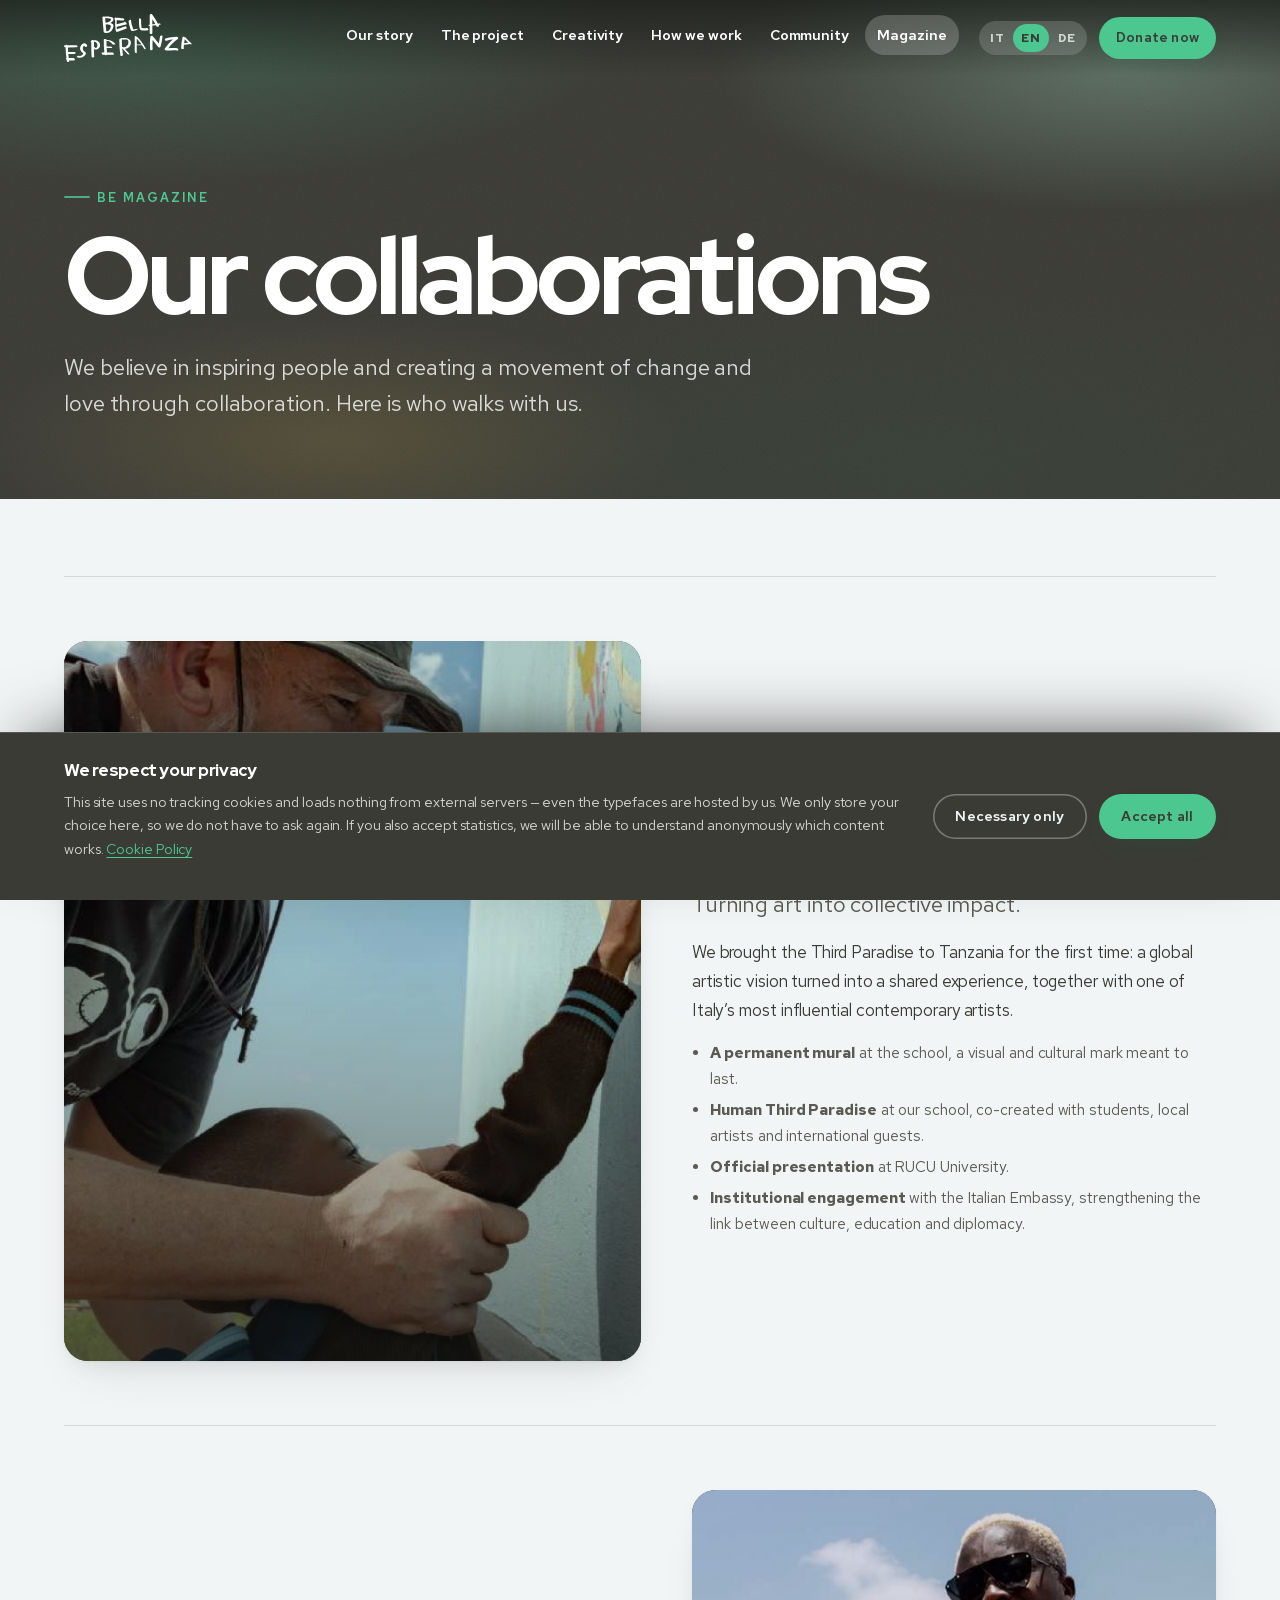
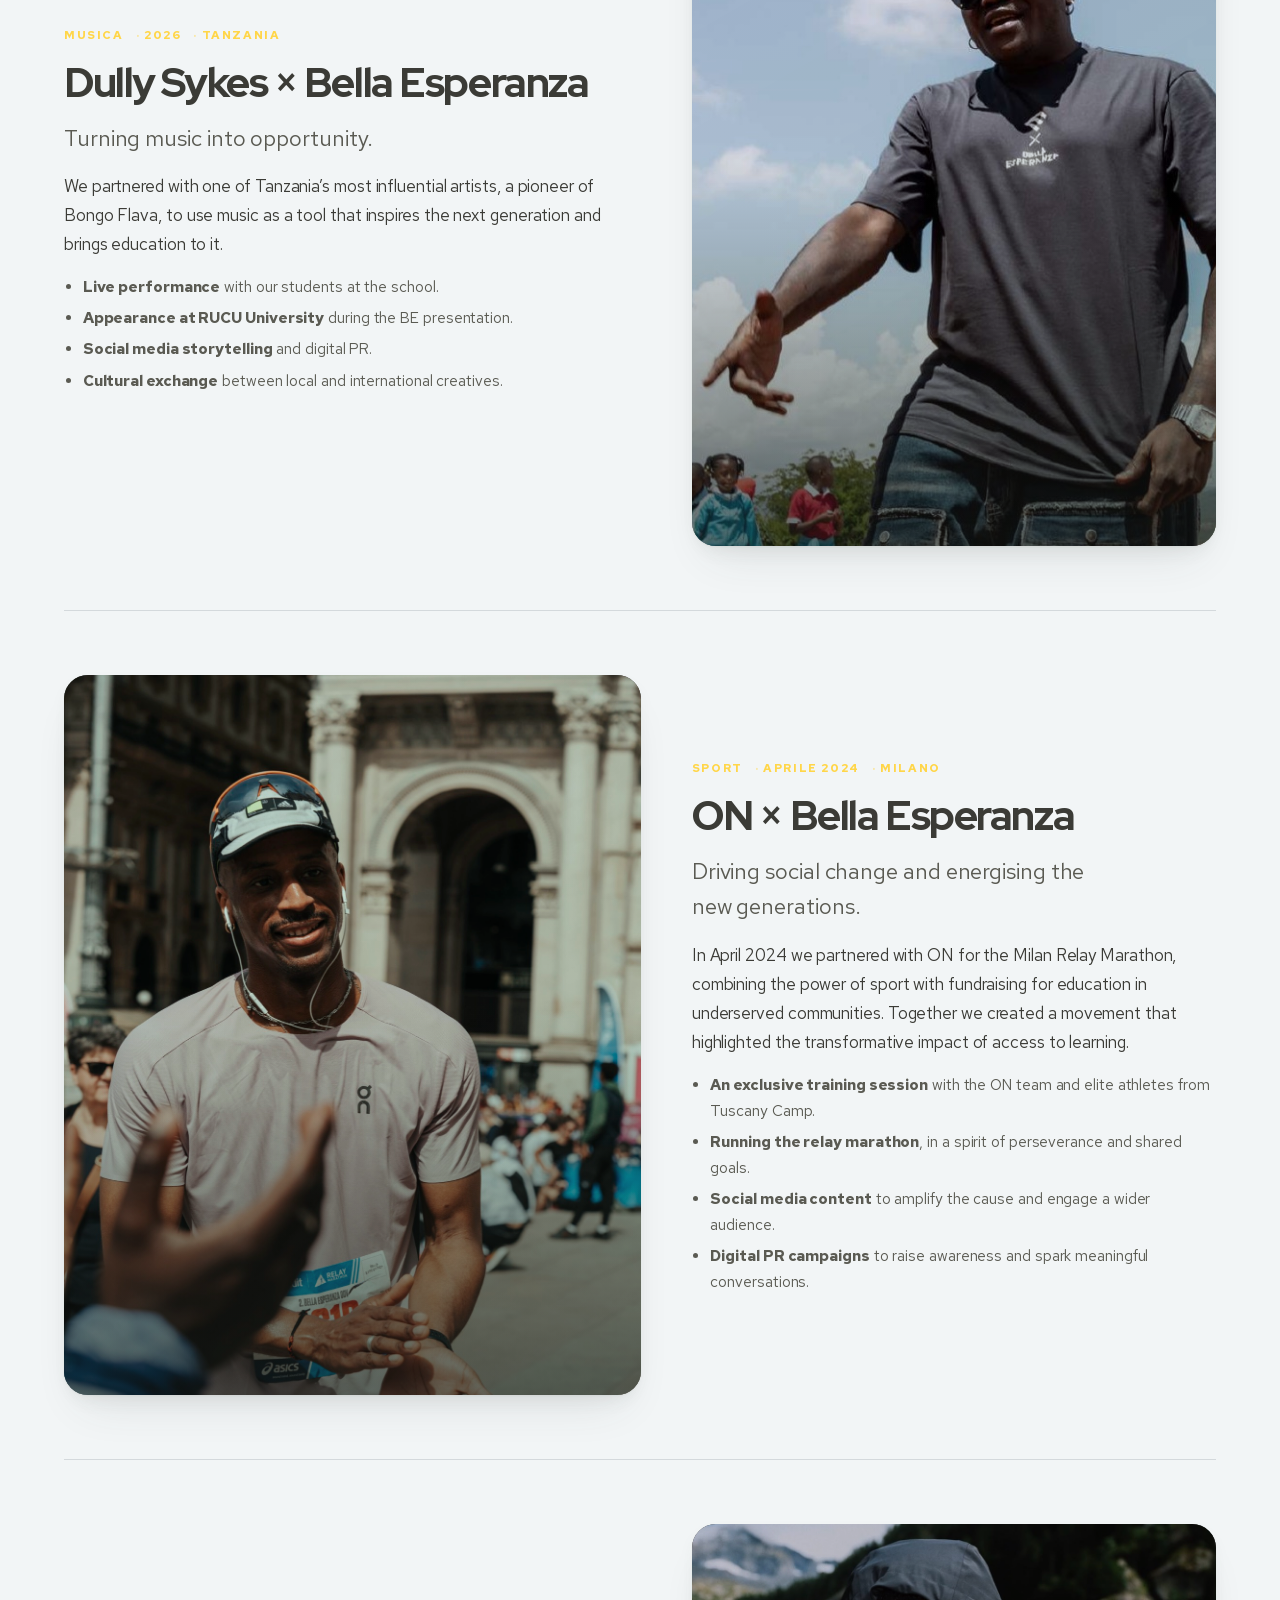
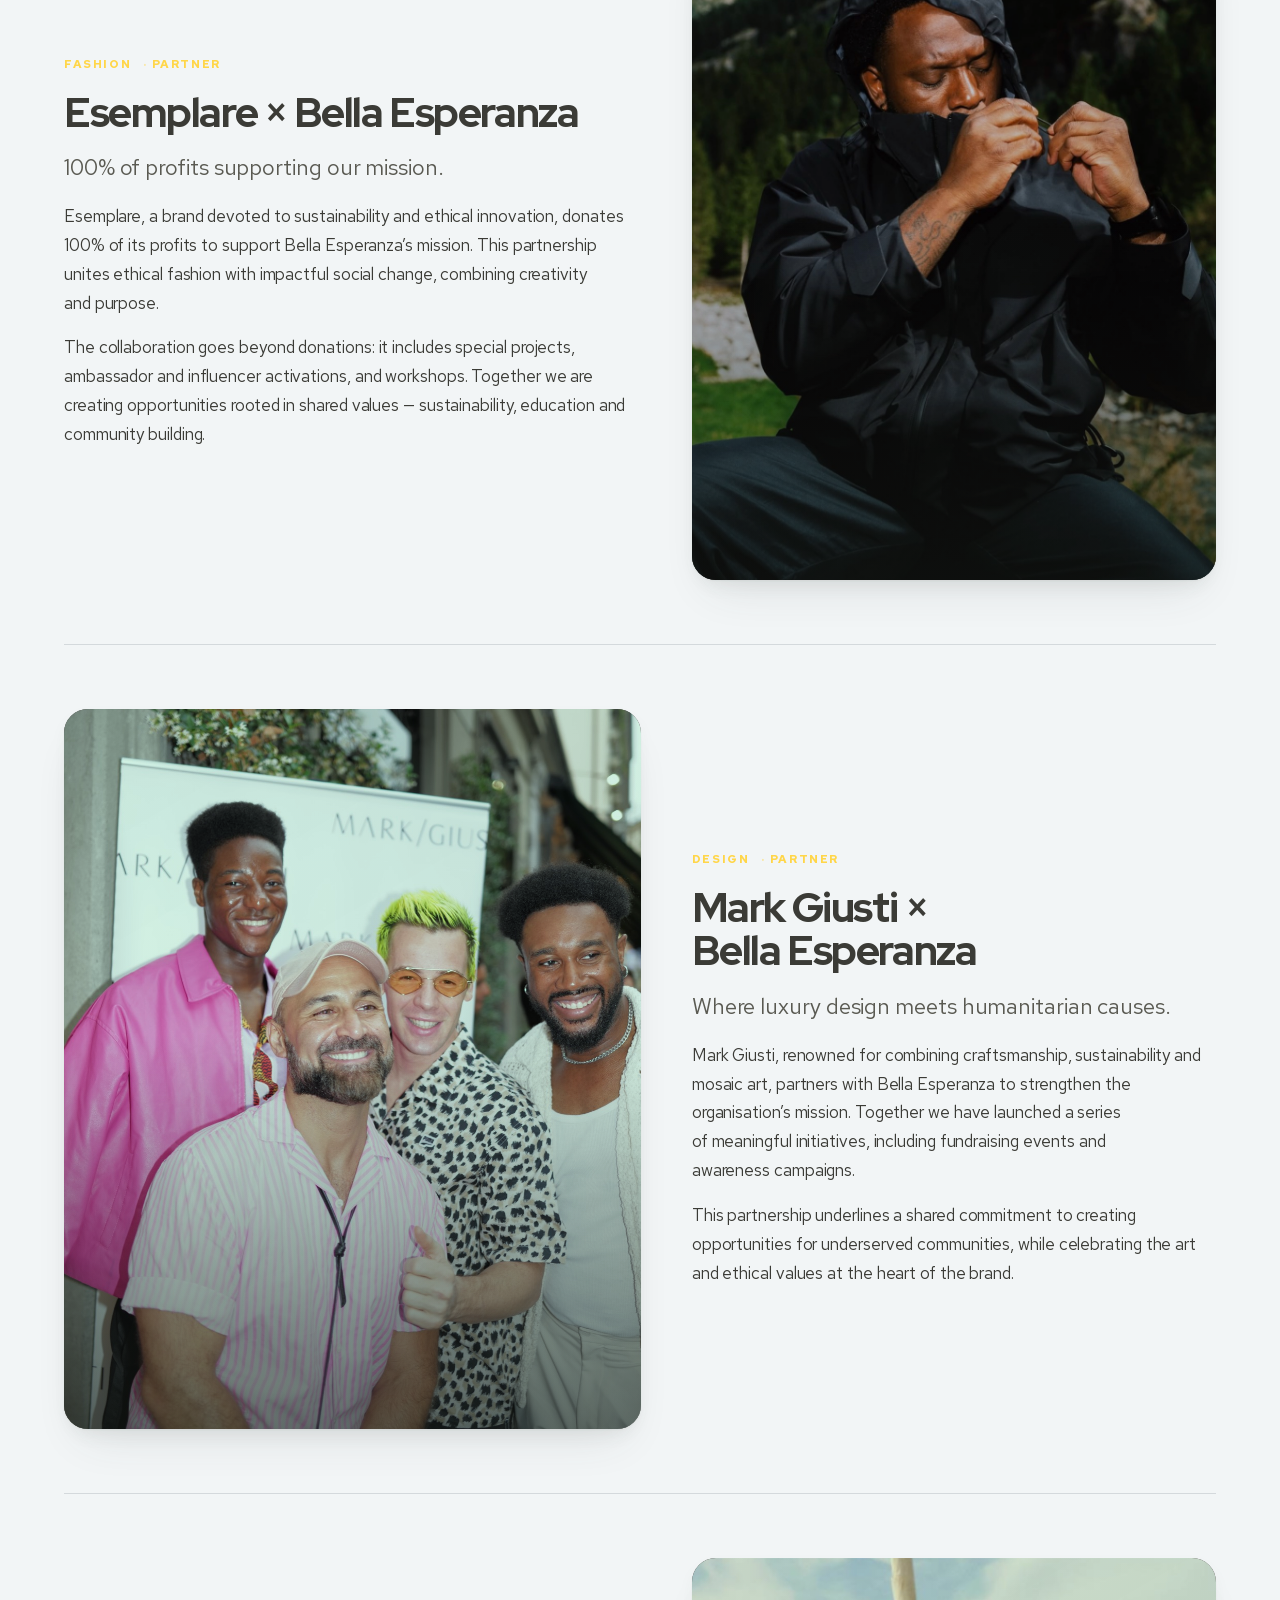
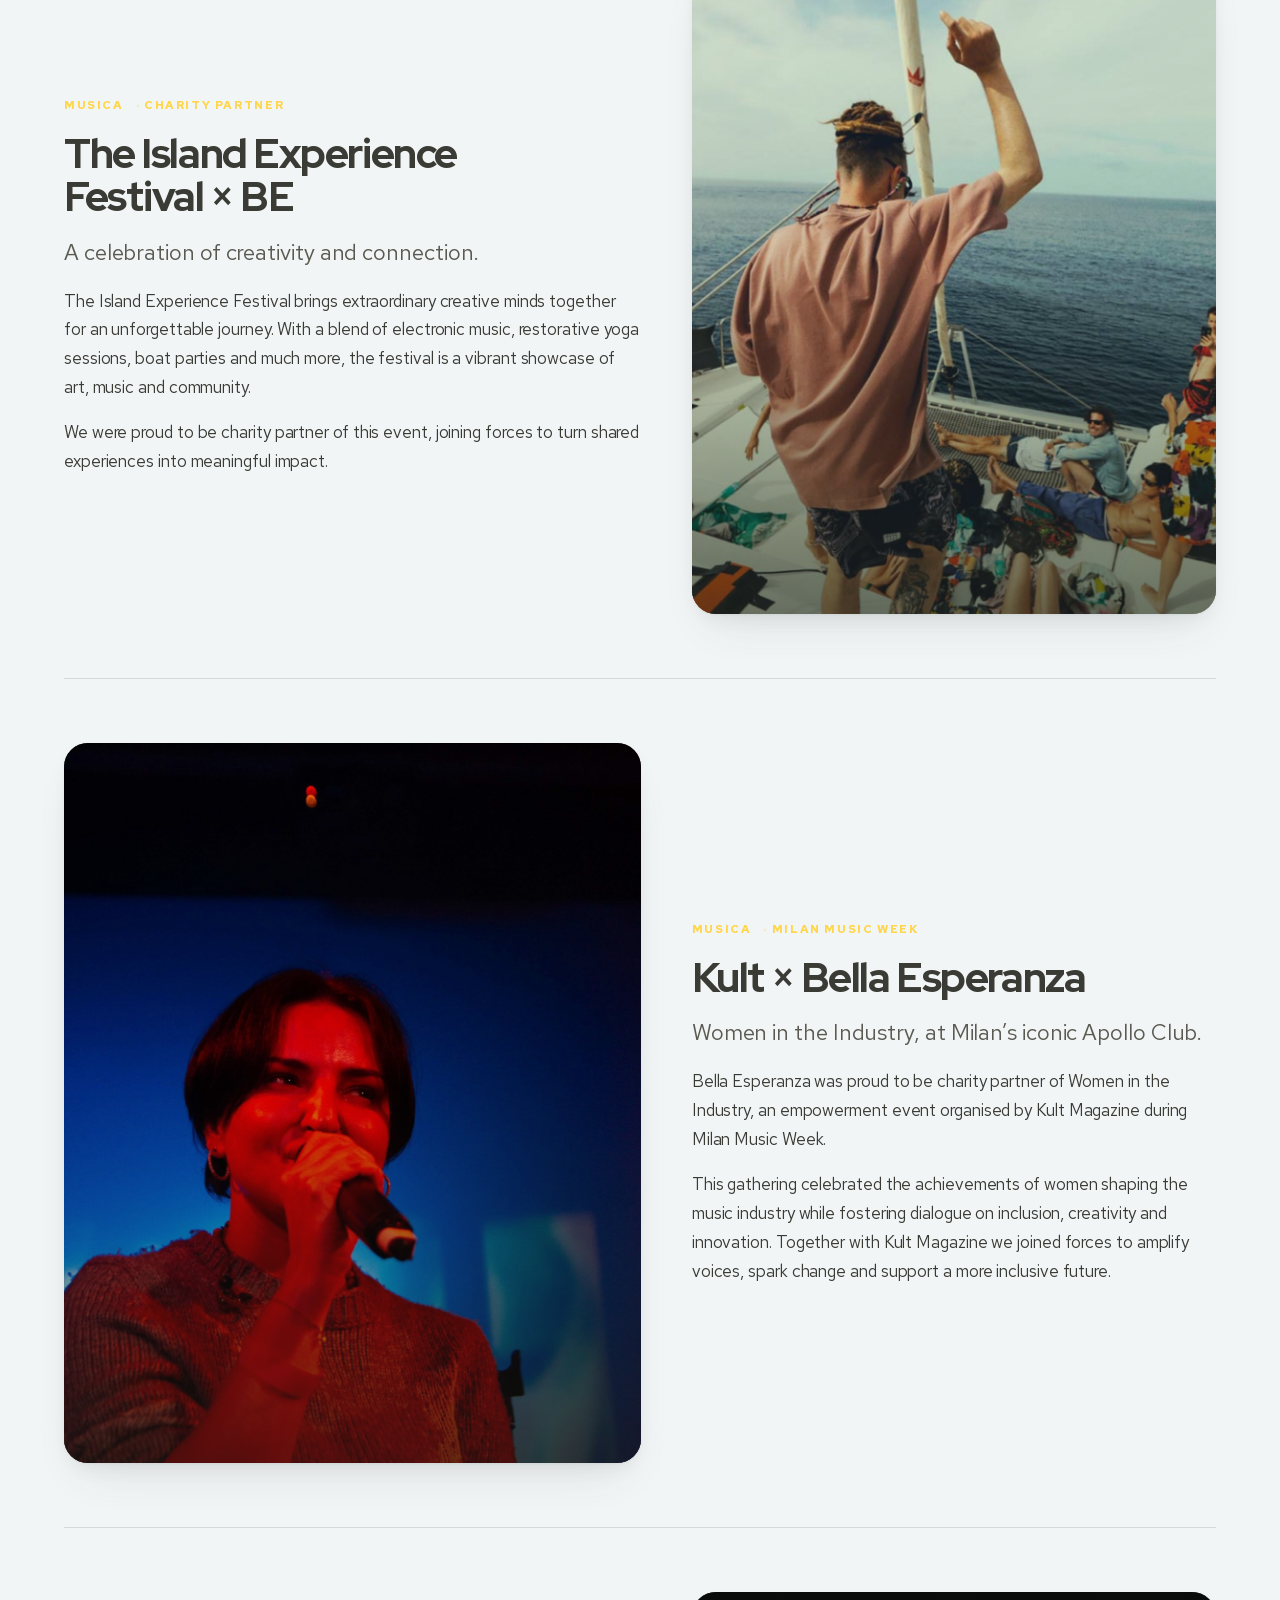
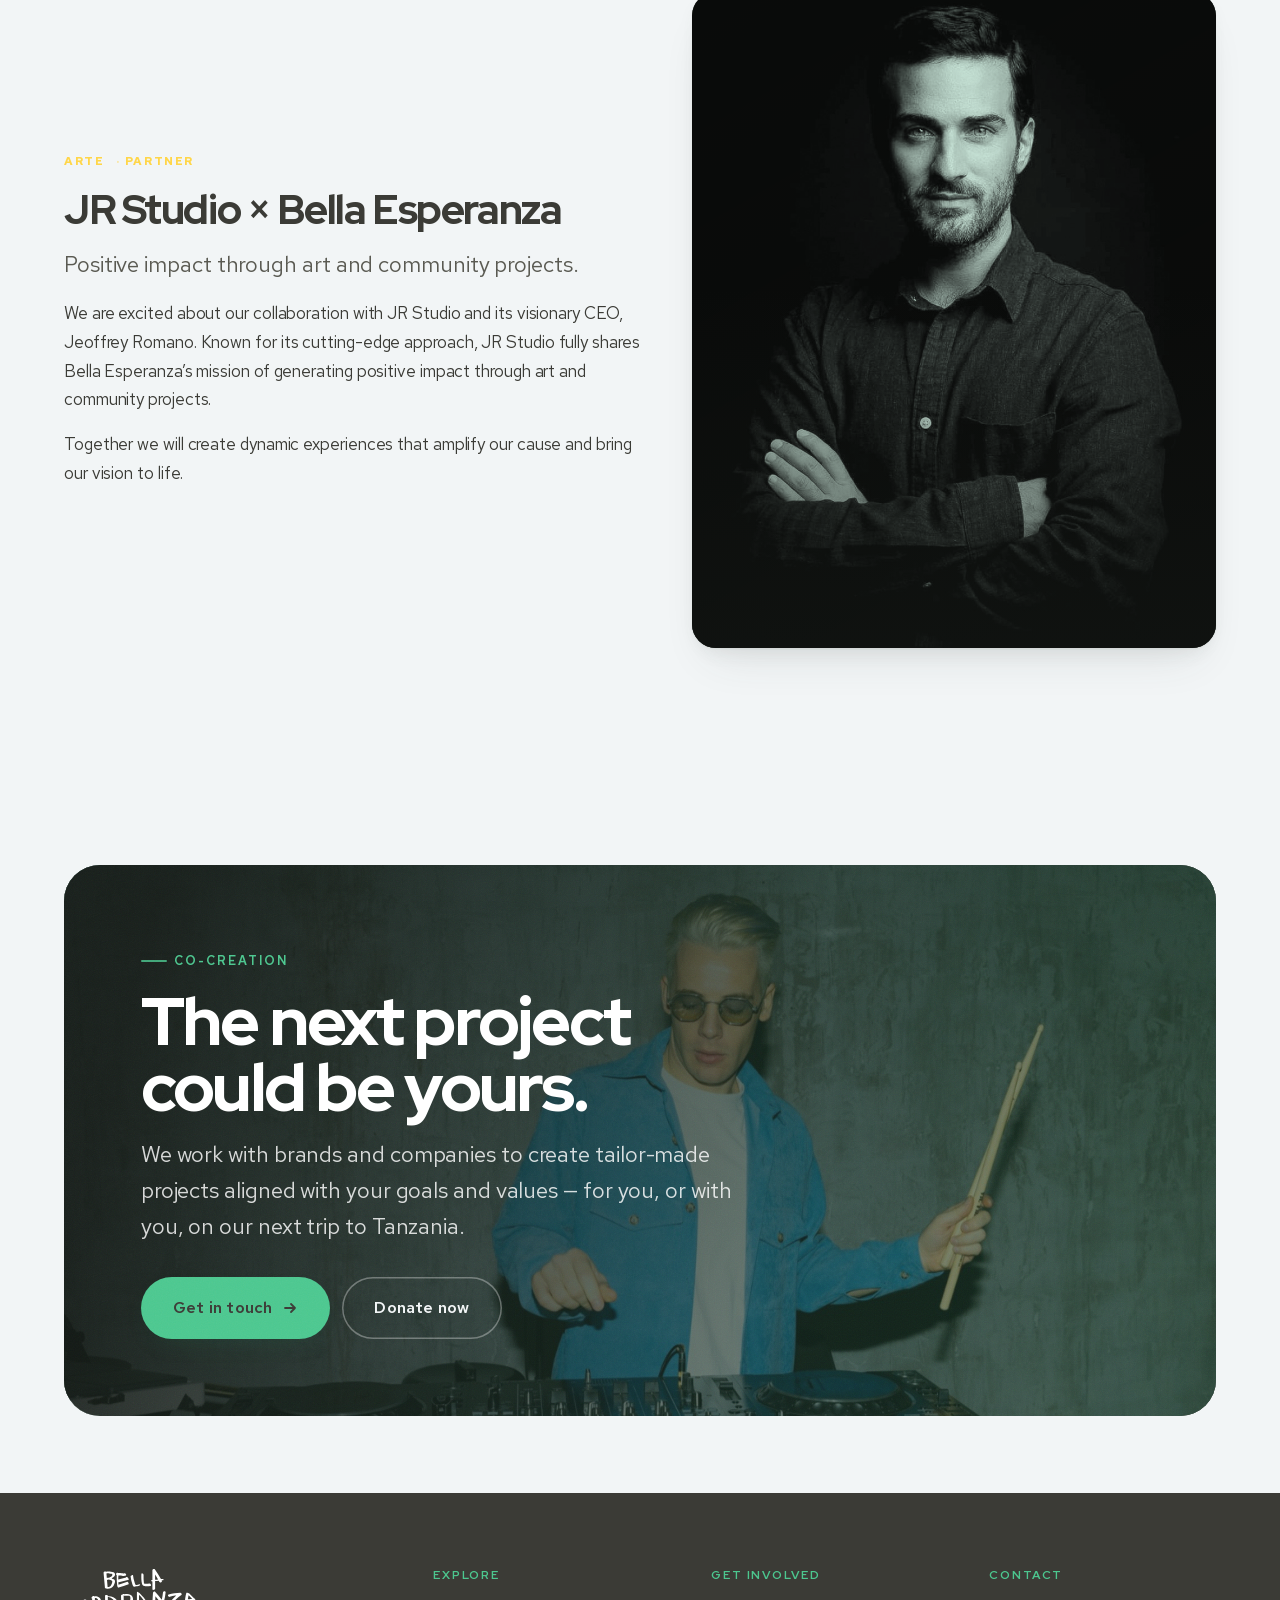
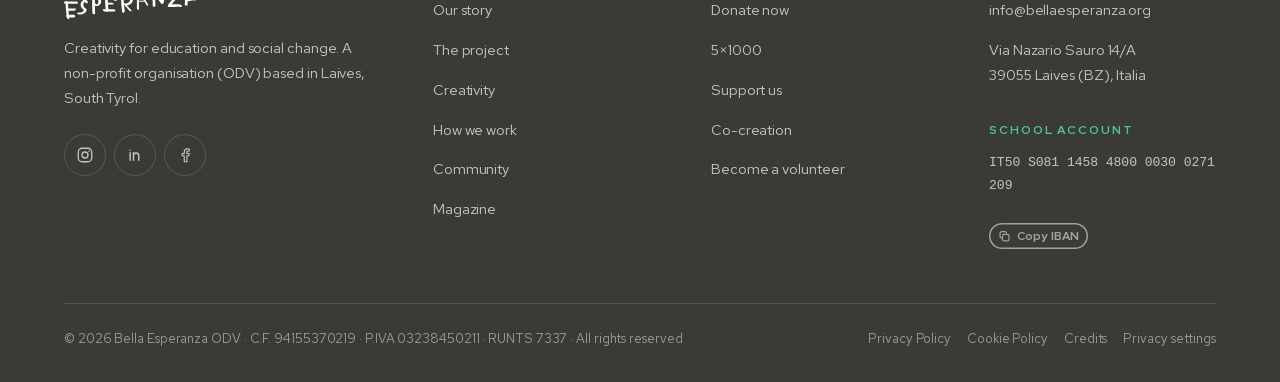
<file: en/magazine.html>
<!DOCTYPE html>
<html lang="en">
<head>
<!-- Automatisch erzeugt aus magazine.html + i18n/en.json (python3 build.py). Nicht direkt bearbeiten. -->
<meta charset="utf-8">
<meta name="viewport" content="width=device-width, initial-scale=1">
<title>BE Magazine — Bella Esperanza | BE</title>
<meta name="description" content="Bella Esperanza’s collaborations with JR Studio, The Island Experience Festival, Mark Giusti, Esemplare, ON and Kult Magazine. Art, fashion, music and sport in the service of education.">
<link rel="canonical" href="https://www.bellaesperanza.org/en/magazine.html">
<link rel="alternate" hreflang="it" href="https://www.bellaesperanza.org/magazine.html">
<link rel="alternate" hreflang="en" href="https://www.bellaesperanza.org/en/magazine.html">
<link rel="alternate" hreflang="de" href="https://www.bellaesperanza.org/de/magazine.html">
<link rel="alternate" hreflang="x-default" href="https://www.bellaesperanza.org/magazine.html">
<meta property="og:type" content="website">
<meta property="og:url" content="https://www.bellaesperanza.org/en/magazine.html">
<meta property="og:title" content="BE Magazine — Bella Esperanza | BE">
<meta property="og:description" content="Bella Esperanza’s collaborations with JR Studio, The Island Experience Festival, Mark Giusti, Esemplare, ON and Kult Magazine. Art, fashion, music and sport in the service of education.">
<meta property="og:image" content="https://www.bellaesperanza.org/assets/img/mag-on.jpg">
<meta property="og:locale" content="en_GB">
<meta property="og:locale:alternate" content="it_IT">
<meta name="theme-color" content="#3B3B36">
<link rel="icon" href="../assets/img/favicon.png" sizes="any">
<link rel="apple-touch-icon" href="../assets/img/favicon.png">

<link rel="preload" href="../assets/fonts/red-hat-display-latin.woff2" as="font" type="font/woff2" crossorigin>
<link rel="preload" href="../assets/fonts/red-hat-text-latin.woff2" as="font" type="font/woff2" crossorigin>
<script>
/* Gestaltungsvarianten aus der URL lesen: ?layout=right und ?corners=sharp.
   Steht inline im Kopf, damit die Seite nicht kurz falsch aufblitzt. */
(function () {
  try {
    var p = new URLSearchParams(location.search);
    var l = p.get('layout');
    if (l === 'right' || l === 'left') document.documentElement.dataset.layout = l;
    var c = p.get('corners');
    if (c === 'sharp' || c === 'round') document.documentElement.dataset.corners = c;
  } catch (e) {}
})();
</script>
<link rel="stylesheet" href="../assets/css/style.css">

<style>
  /* article layout — only used on this page */
  .article {
    display: grid;
    grid-template-columns: minmax(0, 1.1fr) minmax(0, 1fr);
    gap: clamp(1.75rem, 4vw, 4rem);
    align-items: center;
    padding-block: clamp(2.5rem, 5vw, 4.5rem);
    border-top: 1px solid var(--line);
  }
  .article:nth-child(even) .article__media { order: 2; }
  .section--dark .article { border-top-color: var(--line-dark); }
  @media (max-width: 880px) {
    .article { grid-template-columns: minmax(0, 1fr); }
    .article:nth-child(even) .article__media { order: 0; }
  }
  .article__meta {
    display: flex; flex-wrap: wrap; gap: var(--s-3);
    font-size: .72rem; letter-spacing: .14em; text-transform: uppercase;
    font-weight: 700; color: var(--sun);
    margin-bottom: var(--s-4);
  }
  .article__meta span:not(:first-child)::before { content: "· "; opacity: .5; }
  .article ul { padding-left: 1.1em; }
  .article ul li { font-size: .95rem; color: var(--ink-3); }
</style>
</head>

<body>
<a class="skip-link" href="#main">Skip to content</a>

<header class="site-header">
  <div class="header-inner">
    <a class="brand" href="index.html" aria-label="Bella Esperanza — home">
      <img class="logo-light" src="../assets/img/logo-white.svg" alt="Bella Esperanza" width="128" height="48">
      <img class="logo-dark" src="../assets/img/logo-dark.svg" alt="Bella Esperanza" width="128" height="48">
    </a>
    <nav class="nav" aria-label="Principale">
      <ul class="nav-list">
        <li><a class="nav-link" href="index.html#storia">Our story</a></li>
        <li><a class="nav-link" href="index.html#progetto">The project</a></li>
        <li><a class="nav-link" href="index.html#creativita">Creativity</a></li>
        <li><a class="nav-link" href="index.html#metodo">How we work</a></li>
        <li><a class="nav-link" href="index.html#community">Community</a></li>
        <li><a class="nav-link is-active" href="magazine.html">Magazine</a></li>
      </ul>
      <div class="nav-tools">
        <div class="lang" role="group" aria-label="Lingua / Language">
          <a href="../magazine.html" hreflang="it" lang="it">IT</a>
          <span aria-current="true">EN</span>
          <a href="../de/magazine.html" hreflang="de" lang="de">DE</a>
        </div>
        <a class="btn btn--accent nav-cta" href="dona.html" data-dbox-open>Donate now</a>
        <button class="burger" type="button" aria-expanded="false" aria-controls="drawer" aria-label="Menu"><span></span></button>
      </div>
    </nav>
  </div>
</header>

<div class="drawer" id="drawer">
  <nav aria-label="Menu mobile">
    <ul>
      <li><a href="index.html#storia">Our story</a></li>
      <li><a href="index.html#progetto">The project</a></li>
      <li><a href="index.html#creativita">Creativity</a></li>
      <li><a href="index.html#metodo">How we work</a></li>
      <li><a href="index.html#community">Community</a></li>
      <li><a href="magazine.html">Magazine</a></li>
    </ul>
  </nav>
  <a class="btn btn--accent btn--lg" href="dona.html" data-dbox-open>Donate now</a>
</div>

<main id="main">

<section class="page-hero mesh grain">
  <div class="wrap">
    <p class="eyebrow">BE Magazine</p>
    <h1 class="display-xl">Our collaborations</h1>
    <p class="lede" style="margin-top:var(--s-5);max-width:52ch">We believe in inspiring people and creating a movement of change and love through collaboration. Here is who walks with us.</p>
  </div>
</section>

<section class="section section--tight">
  <div class="wrap">

    <!-- Pistoletto -->
    <article class="article" id="pistoletto" data-reveal>
      <div class="article__media">
        <div class="frame ratio-4-5 frame--hover frame--tint" style="--focus:50% 40%;--tint:var(--tint-2)">
          <img src="../assets/img/mag-pistoletto.jpg" alt="Michelangelo Pistoletto dipinge il murales della nostra scuola insieme a un bambino" loading="lazy" width="1400" height="928">
        </div>
      </div>
      <div>
        <p class="article__meta"><span>Arte</span><span>2026</span><span>Ugwachanya</span></p>
        <h2 class="display-m">Michelangelo Pistoletto × Bella Esperanza</h2>
        <p class="lede">Turning art into collective impact.</p>
        <p>We brought the Third Paradise to Tanzania for the first time: a global artistic vision turned into a shared experience, together with one of Italy’s most influential contemporary artists.</p>
        <ul>
          <li><b>A permanent mural</b> at the school, a visual and cultural mark meant to last.</li>
          <li><b>Human Third Paradise</b> at our school, co-created with students, local artists and international guests.</li>
          <li><b>Official presentation</b> at RUCU University.</li>
          <li><b>Institutional engagement</b> with the Italian Embassy, strengthening the link between culture, education and diplomacy.</li>
        </ul>
      </div>
    </article>

    <!-- Dully Sykes -->
    <article class="article" id="dully" data-reveal>
      <div class="article__media">
        <div class="frame ratio-4-5 frame--hover frame--tint" style="--focus:50% 35%;--tint:var(--tint-5)">
          <img src="../assets/img/mag-dully.jpg" alt="Dully Sykes durante la sua esibizione alla nostra scuola" loading="lazy" width="1400" height="738">
        </div>
      </div>
      <div>
        <p class="article__meta"><span>Musica</span><span>2026</span><span>Tanzania</span></p>
        <h2 class="display-m">Dully Sykes × Bella Esperanza</h2>
        <p class="lede">Turning music into opportunity.</p>
        <p>We partnered with one of Tanzania’s most influential artists, a pioneer of Bongo Flava, to use music as a tool that inspires the next generation and brings education to it.</p>
        <ul>
          <li><b>Live performance</b> with our students at the school.</li>
          <li><b>Appearance at RUCU University</b> during the BE presentation.</li>
          <li><b>Social media storytelling</b> and digital PR.</li>
          <li><b>Cultural exchange</b> between local and international creatives.</li>
        </ul>
      </div>
    </article>

    <!-- ON -->
    <article class="article" id="on" data-reveal>
      <div class="article__media">
        <div class="frame ratio-4-5 frame--hover frame--tint" style="--focus:50% 18%;--tint:var(--tint-4)">
          <img src="../assets/img/mag-on.jpg" alt="Milan Relay Marathon insieme a ON" loading="lazy" width="1200" height="1800">
        </div>
      </div>
      <div>
        <p class="article__meta"><span>Sport</span><span>Aprile 2024</span><span>Milano</span></p>
        <h2 class="display-m">ON × Bella Esperanza</h2>
        <p class="lede">Driving social change and energising the new generations.</p>
        <p>In April 2024 we partnered with ON for the Milan Relay Marathon, combining the power of sport with fundraising for education in underserved communities. Together we created a movement that highlighted the transformative impact of access to learning.</p>
        <ul>
          <li><b>An exclusive training session</b> with the ON team and elite athletes from Tuscany Camp.</li>
          <li><b>Running the relay marathon</b>, in a spirit of perseverance and shared goals.</li>
          <li><b>Social media content</b> to amplify the cause and engage a wider audience.</li>
          <li><b>Digital PR campaigns</b> to raise awareness and spark meaningful conversations.</li>
        </ul>
      </div>
    </article>

    <!-- Esemplare -->
    <article class="article" id="esemplare" data-reveal>
      <div class="article__media">
        <div class="frame ratio-4-5 frame--hover frame--tint" style="--focus:50% 26%;--tint:var(--tint-5)">
          <img src="../assets/img/mag-esemplare.jpg" alt="Capi Esemplare, il brand che dona il 100% dei profitti" loading="lazy" width="1128" height="1400">
        </div>
      </div>
      <div>
        <p class="article__meta"><span>Fashion</span><span>Partner</span></p>
        <h2 class="display-m">Esemplare × Bella Esperanza</h2>
        <p class="lede">100% of profits supporting our mission.</p>
        <p>Esemplare, a brand devoted to sustainability and ethical innovation, donates 100% of its profits to support Bella Esperanza’s mission. This partnership unites ethical fashion with impactful social change, combining creativity and purpose.</p>
        <p>The collaboration goes beyond donations: it includes special projects, ambassador and influencer activations, and workshops. Together we are creating opportunities rooted in shared values — sustainability, education and community building.</p>
      </div>
    </article>

    <!-- Mark Giusti -->
    <article class="article" id="giusti" data-reveal>
      <div class="article__media">
        <div class="frame ratio-4-5 frame--hover frame--tint" style="--focus:50% 34%;--tint:var(--tint-6)">
          <img src="../assets/img/mag-giusti.jpg" alt="Evento Mark Giusti a sostegno di Bella Esperanza" loading="lazy" width="1235" height="1400">
        </div>
      </div>
      <div>
        <p class="article__meta"><span>Design</span><span>Partner</span></p>
        <h2 class="display-m">Mark Giusti × Bella Esperanza</h2>
        <p class="lede">Where luxury design meets humanitarian causes.</p>
        <p>Mark Giusti, renowned for combining craftsmanship, sustainability and mosaic art, partners with Bella Esperanza to strengthen the organisation’s mission. Together we have launched a series of meaningful initiatives, including fundraising events and awareness campaigns.</p>
        <p>This partnership underlines a shared commitment to creating opportunities for underserved communities, while celebrating the art and ethical values at the heart of the brand.</p>
      </div>
    </article>

    <!-- Island -->
    <article class="article" id="island" data-reveal>
      <div class="article__media">
        <div class="frame ratio-4-5 frame--hover frame--tint" style="--focus:50% 42%;--tint:var(--tint-7)">
          <img src="../assets/img/mag-island.jpg" alt="The Island Experience Festival, boat party" loading="lazy" width="1400" height="1373">
        </div>
      </div>
      <div>
        <p class="article__meta"><span>Musica</span><span>Charity partner</span></p>
        <h2 class="display-m">The Island Experience Festival × BE</h2>
        <p class="lede">A celebration of creativity and connection.</p>
        <p>The Island Experience Festival brings extraordinary creative minds together for an unforgettable journey. With a blend of electronic music, restorative yoga sessions, boat parties and much more, the festival is a vibrant showcase of art, music and community.</p>
        <p>We were proud to be charity partner of this event, joining forces to turn shared experiences into meaningful impact.</p>
      </div>
    </article>

    <!-- Kult -->
    <article class="article" id="kult" data-reveal>
      <div class="article__media">
        <div class="frame ratio-4-5 frame--hover frame--tint" style="--focus:50% 28%;--tint:var(--tint-8)">
          <img src="../assets/img/mag-kult.jpg" alt="Bella Esperanza sul palco di Women in the Industry, Milan Music Week" loading="lazy" width="1200" height="1800">
        </div>
      </div>
      <div>
        <p class="article__meta"><span>Musica</span><span>Milan Music Week</span></p>
        <h2 class="display-m">Kult × Bella Esperanza</h2>
        <p class="lede">Women in the Industry, at Milan’s iconic Apollo Club.</p>
        <p>Bella Esperanza was proud to be charity partner of Women in the Industry, an empowerment event organised by Kult Magazine during Milan Music Week.</p>
        <p>This gathering celebrated the achievements of women shaping the music industry while fostering dialogue on inclusion, creativity and innovation. Together with Kult Magazine we joined forces to amplify voices, spark change and support a more inclusive future.</p>
      </div>
    </article>

    <!-- JR Studio -->
    <article class="article" id="jrstudio" data-reveal>
      <div class="article__media">
        <div class="frame ratio-4-5 frame--hover frame--tint" style="--focus:50% 16%;--tint:var(--tint-9)">
          <img src="../assets/img/mag-jr.jpg" alt="Jeoffrey Romano, CEO di JR Studio" loading="lazy" width="932" height="1400">
        </div>
      </div>
      <div>
        <p class="article__meta"><span>Arte</span><span>Partner</span></p>
        <h2 class="display-m">JR Studio × Bella Esperanza</h2>
        <p class="lede">Positive impact through art and community projects.</p>
        <p>We are excited about our collaboration with JR Studio and its visionary CEO, Jeoffrey Romano. Known for its cutting-edge approach, JR Studio fully shares Bella Esperanza’s mission of generating positive impact through art and community projects.</p>
        <p>Together we will create dynamic experiences that amplify our cause and bring our vision to life.</p>
      </div>
    </article>

  </div>
</section>

<!-- =============================================================== CTA -->
<section class="section section--tight">
  <div class="wrap">
    <div class="cta-band grain" data-reveal>
      <div class="cta-band__bg"><img src="../assets/img/mag-dj.jpg" alt="" loading="lazy" width="1400" height="933"></div>
      <p class="eyebrow">Co-creation</p>
      <h2 class="display-l">The next project could be yours.</h2>
      <p class="lede">We work with brands and companies to create tailor-made projects aligned with your goals and values — for you, or with you, on our next trip to Tanzania.</p>
      <div class="btn-row" style="margin-top:var(--s-6)">
        <a class="btn btn--accent btn--lg" href="mailto:info@bellaesperanza.org?subject=Co-Create%20con%20Bella%20Esperanza">
          <span>Get in touch</span>
          <svg class="arw" width="16" height="16" viewBox="0 0 16 16" fill="none" aria-hidden="true"><path d="M3 8h10M9 4l4 4-4 4" stroke="currentColor" stroke-width="1.8" stroke-linecap="round" stroke-linejoin="round"/></svg>
        </a>
        <a class="btn btn--ghost btn--lg" href="dona.html">Donate now</a>
      </div>
    </div>
  </div>
</section>

</main>

<footer class="site-footer">
  <div class="wrap">
    <div class="footer-grid">
      <div>
        <a class="brand" href="index.html" aria-label="Bella Esperanza — home">
          <img src="../assets/img/logo-white.svg" alt="Bella Esperanza" width="132" height="50">
        </a>
        <p style="max-width:34ch">Creativity for education and social change. A non-profit organisation (ODV) based in Laives, South Tyrol.</p>
        <div class="socials" style="margin-top:var(--s-5)">
          <a href="https://www.instagram.com/bellaesperanzacharity/" target="_blank" rel="noopener noreferrer" aria-label="Instagram"><svg width="18" height="18" viewBox="0 0 24 24" fill="none" aria-hidden="true"><rect x="3" y="3" width="18" height="18" rx="5" stroke="currentColor" stroke-width="1.7"/><circle cx="12" cy="12" r="4" stroke="currentColor" stroke-width="1.7"/><circle cx="17.4" cy="6.6" r="1.1" fill="currentColor"/></svg></a>
          <a href="https://www.linkedin.com/company/bella-esperanza-odv/about/" target="_blank" rel="noopener noreferrer" aria-label="LinkedIn"><svg width="18" height="18" viewBox="0 0 24 24" fill="none" aria-hidden="true"><path d="M5.5 9v10M5.5 5.6v.02M10 19V9m0 4c0-2.2 1.4-3.6 3.4-3.6S17 10.8 17 13v6" stroke="currentColor" stroke-width="1.9" stroke-linecap="round"/></svg></a>
          <a href="https://www.facebook.com/bellaesperanzacharity" target="_blank" rel="noopener noreferrer" aria-label="Facebook"><svg width="18" height="18" viewBox="0 0 24 24" fill="none" aria-hidden="true"><path d="M14.5 21v-8h2.7l.4-3h-3.1V8.2c0-.9.3-1.5 1.6-1.5H17.7V4a22 22 0 0 0-2.5-.1c-2.5 0-4.2 1.5-4.2 4.3V10H8.3v3H11v8h3.5Z" stroke="currentColor" stroke-width="1.5" stroke-linejoin="round"/></svg></a>
        </div>
      </div>
      <div>
        <h4>Explore</h4>
        <ul>
          <li><a href="index.html#storia">Our story</a></li>
          <li><a href="index.html#progetto">The project</a></li>
          <li><a href="index.html#creativita">Creativity</a></li>
          <li><a href="index.html#metodo">How we work</a></li>
          <li><a href="index.html#community">Community</a></li>
          <li><a href="magazine.html">Magazine</a></li>
        </ul>
      </div>
      <div>
        <h4>Get involved</h4>
        <ul>
          <li><a href="dona.html">Donate now</a></li>
          <li><a href="dona.html#cinquepermille">5×1000</a></li>
          <li><a href="index.html#supporto">Support us</a></li>
          <li><a href="index.html#cocreate">Co-creation</a></li>
          <li><a href="mailto:info@bellaesperanza.org">Become a volunteer</a></li>
        </ul>
      </div>
      <div>
        <h4>Contact</h4>
        <ul>
          <li><a href="mailto:info@bellaesperanza.org">info@bellaesperanza.org</a></li>
          <li>Via Nazario Sauro 14/A<br>39055 Laives (BZ), Italia</li>
        </ul>
        <h4 style="margin-top:var(--s-6)">School account</h4>
        <ul>
          <li style="font-family:ui-monospace,Menlo,monospace;font-size:.82rem;word-break:break-all">IT50 S081 1458 4800 0030 0271 209</li>
          <li>
            <button class="copy-btn copy-btn--sm" type="button" data-copy="IT50S0811458480000300271209">
              <svg width="13" height="13" viewBox="0 0 16 16" fill="none" aria-hidden="true"><rect x="5.5" y="5.5" width="8" height="8" rx="2" stroke="currentColor" stroke-width="1.5"/><path d="M10.5 3.5A2 2 0 0 0 8.5 2H4.5a2 2 0 0 0-2 2v4a2 2 0 0 0 1.5 1.94" stroke="currentColor" stroke-width="1.5" stroke-linecap="round"/></svg>
              <span class="copy-label" data-idle="Copy IBAN" data-done="Copied!">Copy IBAN</span>
            </button>
          </li>
        </ul>
      </div>
    </div>
    <div class="footer-legal">
      <p style="margin:0">© <span data-year>2026</span> Bella Esperanza ODV · C.F. 94155370219 · P.IVA 03238450211 · RUNTS 7337 · <span>All rights reserved</span></p>
      <nav aria-label="Legale">
        <a href="https://www.bellaesperanza.org/it/privacy-policy-2/">Privacy Policy</a>
        <a href="https://www.bellaesperanza.org/cookie-policy">Cookie Policy</a>
        <a href="https://www.bellaesperanza.org/credits">Credits</a>
        <a href="#" data-consent-open>Privacy settings</a>
      </nav>
    </div>
  </div>
</footer>


<!-- ================================================= EINWILLIGUNG -->
<section class="consent" data-consent-banner hidden role="region" aria-labelledby="consent-title">
  <div class="consent__inner">
    <p class="consent__text">
      <b id="consent-title">We respect your privacy</b>
      <span>This site uses no tracking cookies and loads nothing from external servers — even the typefaces are hosted by us. We only store your choice here, so we do not have to ask again. If you also accept statistics, we will be able to understand anonymously which content works.</span>
      <a href="https://www.bellaesperanza.org/cookie-policy">Cookie Policy</a>
    </p>
    <div class="consent__actions">
      <button class="btn btn--ghost" type="button" data-consent-set="necessary">Necessary only</button>
      <button class="btn btn--accent" type="button" data-consent-set="all">Accept all</button>
    </div>
  </div>
</section>

<button class="to-top" type="button" data-to-top aria-label="Back to top">
  <svg width="18" height="18" viewBox="0 0 16 16" fill="none" aria-hidden="true"><path d="M8 13V3M4 7l4-4 4 4" stroke="currentColor" stroke-width="1.9" stroke-linecap="round" stroke-linejoin="round"/></svg>
</button>


<!-- =========================================== SPENDEN-OVERLAY (Donorbox) -->
<div class="dbox-modal" data-dbox-modal hidden role="dialog" aria-modal="true" aria-labelledby="dbox-modal-title">
  <div class="dbox-modal__panel">
    <div class="dbox-modal__head">
      <div>
        <h2 id="dbox-modal-title">Donate now</h2>
        <p>100% of your online donation funds the school.</p>
      </div>
      <button class="dbox-modal__close" type="button" data-dbox-close aria-label="Chiudi">
        <svg width="16" height="16" viewBox="0 0 16 16" fill="none" aria-hidden="true"><path d="M4 4l8 8M12 4l-8 8" stroke="currentColor" stroke-width="1.9" stroke-linecap="round"/></svg>
      </button>
    </div>
    <div class="dbox-modal__body">
      <div class="dbox" data-dbox>
        <div class="dbox__placeholder">
          <p>The donation form is provided by Donorbox. Loading it transmits your IP address to Donorbox.</p>
          <button class="btn btn--accent btn--lg" type="button" data-dbox-load>
            <span>Load the donation form</span>
          </button>
          <small>Prefer a bank transfer? The IBANs are on the donation page.</small>
        </div>
      </div>
    </div>
  </div>
</div>

<script src="../assets/js/main.js"></script>
</body>
</html>
</file>
<file: assets/css/style.css>
/* ==========================================================================
   Bella Esperanza | BE — Design System
   Farben und Schriften nach dem offiziellen Brand Book v0.6 (Oktober 2024).
   Type: Red Hat Display (Ueberschriften) · Red Hat Text (Fliesstext)
   ========================================================================== */

/* --------------------------------------------------------------------------
   0. Schriften — lokal ausgeliefert
   Red Hat Display ist im Brand Book (Seite 19) als Hausschrift festgelegt.
   Red Hat Text stammt aus derselben Familie und ist fuer Fliesstext
   gezeichnet, deshalb das Paar Display + Text.
   Beide sind Variable Fonts: eine Datei je Zeichensatz deckt alle
   Strichstaerken ab. Keine Verbindung zu Google-Servern, damit keine
   IP-Adressen der Besucher an Dritte gehen (DSGVO, LG Muenchen I,
   3 O 17493/20). SIL Open Font License 1.1.
   -------------------------------------------------------------------------- */
@font-face {
  font-family: "Red Hat Display";
  font-style: normal;
  font-weight: 300 900;
  font-display: swap;
  src: url("../fonts/red-hat-display-latin-ext.woff2") format("woff2");
  unicode-range: U+0100-02BA, U+02BD-02C5, U+02C7-02CC, U+02CE-02D7, U+02DD-02FF, U+0304, U+0308, U+0329, U+1D00-1DBF, U+1E00-1E9F, U+1EF2-1EFF, U+2020, U+20A0-20AB, U+20AD-20C0, U+2113, U+2C60-2C7F, U+A720-A7FF;
}
@font-face {
  font-family: "Red Hat Display";
  font-style: normal;
  font-weight: 300 900;
  font-display: swap;
  src: url("../fonts/red-hat-display-latin.woff2") format("woff2");
  unicode-range: U+0000-00FF, U+0131, U+0152-0153, U+02BB-02BC, U+02C6, U+02DA, U+02DC, U+0304, U+0308, U+0329, U+2000-206F, U+20AC, U+2122, U+2191, U+2193, U+2212, U+2215, U+FEFF, U+FFFD;
}
@font-face {
  font-family: "Red Hat Text";
  font-style: normal;
  font-weight: 300 700;
  font-display: swap;
  src: url("../fonts/red-hat-text-latin-ext.woff2") format("woff2");
  unicode-range: U+0100-02BA, U+02BD-02C5, U+02C7-02CC, U+02CE-02D7, U+02DD-02FF, U+0304, U+0308, U+0329, U+1D00-1DBF, U+1E00-1E9F, U+1EF2-1EFF, U+2020, U+20A0-20AB, U+20AD-20C0, U+2113, U+2C60-2C7F, U+A720-A7FF;
}
@font-face {
  font-family: "Red Hat Text";
  font-style: normal;
  font-weight: 300 700;
  font-display: swap;
  src: url("../fonts/red-hat-text-latin.woff2") format("woff2");
  unicode-range: U+0000-00FF, U+0131, U+0152-0153, U+02BB-02BC, U+02C6, U+02DA, U+02DC, U+0304, U+0308, U+0329, U+2000-206F, U+20AC, U+2122, U+2191, U+2193, U+2212, U+2215, U+FEFF, U+FFFD;
}

/* --------------------------------------------------------------------------
   1. Tokens
   -------------------------------------------------------------------------- */
:root {
  /* --- Farbwelt nach Brand Book v0.6 -------------------------------------
     Schluesselfarben Seite 13: Green hope, Chalkboard gray, Cloud white.
     Die Sekundaerfarben (Seite 14) kommen sehr sparsam dazu — vor allem
     dort, wo sie im Brand Book selbst stehen: Gelb fuer Art, Violett fuer
     Music, Orange fuer Sport.
     -------------------------------------------------------------------- */
  --accent:      #4CC78F;   /* Green hope — Leitfarbe                     */
  --accent-d:    #34A473;   /* abgedunkelt, fuer Hover und zweite Ebene   */
  --accent-deep: #1E6B4A;   /* Tannengruen, Text auf hellem Grund         */
  --accent-soft: #A7E2C5;   /* aufgehellt, fuer Flaechen                  */

  --sun:         #FFD649;   /* Sunflower yellow — Akzent, sparsam         */
  --violet:      #6E67A8;   /* Lavander violet                            */
  --sunset:      #FF7325;   /* Sunset orange                              */

  --ink:       #3B3B36;     /* Chalkboard gray                            */
  --ink-2:     #2F2F2B;
  --ink-3:     #5A5A52;
  --mute:      #85857B;
  --line:      #D4D9DC;
  --line-dark: rgba(255, 255, 255, .14);
  --paper:     #F2F5F6;
  --paper-2:   #E3E7EA;     /* Cloud white                                */
  --white:     #FFFFFF;

  --mesh-light:
    radial-gradient(58% 46% at 12% 8%,  rgba(76, 199, 143, .22), transparent 62%),
    radial-gradient(50% 44% at 88% 14%, rgba(167, 226, 197, .30), transparent 64%),
    radial-gradient(64% 52% at 72% 92%, rgba(30, 107, 74, .09),  transparent 66%),
    radial-gradient(44% 40% at 26% 88%, rgba(255, 214, 73, .12), transparent 62%);
  --mesh-dark:
    radial-gradient(56% 44% at 10% 4%,  rgba(76, 199, 143, .17), transparent 62%),
    radial-gradient(52% 46% at 92% 20%, rgba(52, 164, 115, .15), transparent 64%),
    radial-gradient(60% 50% at 70% 96%, rgba(255, 214, 73, .07), transparent 66%);
  --tint-hero: linear-gradient(122deg, rgba(30, 107, 74, .36), rgba(52, 164, 115, .22) 55%, rgba(59, 59, 54, .24));
  --tint-cta:  linear-gradient(200deg, rgba(30, 107, 74, .40), rgba(76, 199, 143, .20));
  --tint-frame: linear-gradient(140deg, rgba(30, 107, 74, .30), rgba(76, 199, 143, .22));
  --tint-post:  linear-gradient(150deg, rgba(76, 199, 143, .26), rgba(30, 107, 74, .22));
  --ring: rgba(76, 199, 143, .42);

  --tint-1: linear-gradient(150deg, rgba(76, 199, 143, .26), rgba(255, 214, 73, .16));
  --tint-2: linear-gradient(150deg, rgba(30, 107, 74, .28),  rgba(167, 226, 197, .22));
  --tint-3: linear-gradient(150deg, rgba(52, 164, 115, .26), rgba(30, 107, 74, .20));
  --tint-4: linear-gradient(150deg, rgba(167, 226, 197, .30), rgba(76, 199, 143, .20));
  --tint-5: linear-gradient(150deg, rgba(110, 103, 168, .20), rgba(30, 107, 74, .24));
  --tint-6: linear-gradient(150deg, rgba(76, 199, 143, .26), rgba(52, 164, 115, .22));
  --tint-7: linear-gradient(150deg, rgba(167, 226, 197, .28), rgba(76, 199, 143, .22));
  --tint-8: linear-gradient(150deg, rgba(255, 115, 37, .16),  rgba(30, 107, 74, .26));
  --tint-9: linear-gradient(150deg, rgba(76, 199, 143, .26), rgba(52, 164, 115, .22));

  --sh-warm:
    0 10px 24px -10px rgba(30, 107, 74, .24),
    0 30px 60px -28px rgba(30, 107, 74, .18);

  /* --- semantic --------------------------------------------------------- */
  --bg:        var(--paper);
  --fg:        var(--ink);
  --focus-ring: var(--accent-deep);

  /* --- spacing scale ---------------------------------------------------- */
  --s-1:  .25rem;
  --s-2:  .5rem;
  --s-3:  .75rem;
  --s-4:  1rem;
  --s-5:  1.5rem;
  --s-6:  2rem;
  --s-7:  3rem;
  --s-8:  4rem;
  --s-9:  6rem;
  --s-10: 8rem;

  --gutter: clamp(1.25rem, 5vw, 4.5rem);
  --maxw: 1360px;
  --maxw-text: 68ch;

  /* --- radii ------------------------------------------------------------ */
  --r-sm: 6px;
  --r-md: 14px;
  --r-lg: 24px;
  --r-xl: 36px;
  --r-pill: 999px;

  /* --- layered, colour-tinted shadows ----------------------------------- */
  --sh-1:
    0 1px 2px rgba(65, 74, 68, .05),
    0 4px 10px -3px rgba(65, 74, 68, .07);
  --sh-2:
    0 1px 2px rgba(65, 74, 68, .05),
    0 8px 20px -6px rgba(65, 74, 68, .10),
    0 24px 48px -20px rgba(65, 74, 68, .14);
  --sh-3:
    0 2px 4px rgba(30, 37, 32, .06),
    0 14px 34px -10px rgba(30, 37, 32, .16),
    0 44px 80px -30px rgba(30, 37, 32, .24);

  /* --- motion ----------------------------------------------------------- */
  --ease-out:    cubic-bezier(.16, 1, .3, 1);
  --ease-spring: cubic-bezier(.22, 1.2, .36, 1);
  --t-fast: 180ms;
  --t-mid:  340ms;
  --t-slow: 720ms;

  /* --- header ----------------------------------------------------------- */
  --header-h: 76px;
}

/* --------------------------------------------------------------------------
   1c. Kantige Variante (?corners=sharp)
   Der Verein arbeitet sonst nicht mit runden Ecken. Da saemtliche Radien
   als Variablen definiert sind, genuegt es, sie hier auf null zu setzen:
   Bilder, Karten, Knoepfe, Eingabefelder und die Sprachwahl werden damit
   in einem Zug kantig. Ausgenommen bleiben nur die Striche des Menue-Icons
   und die Bildlaufleiste, die sonst hart wirken.
   -------------------------------------------------------------------------- */
:root[data-corners="sharp"] {
  --r-sm: 0;
  --r-md: 0;
  --r-lg: 0;
  --r-xl: 0;
  --r-pill: 0;
}
/* Portraets werden zu Quadraten statt Kreisen */
:root[data-corners="sharp"] .crew img,
:root[data-corners="sharp"] .artist__ph,
:root[data-corners="sharp"] .quote__by img,
:root[data-corners="sharp"] .socials a { border-radius: 0; }

/* Der Fokusrahmen darf eine Spur weich bleiben, sonst wirkt er wie ein Fehler */
:root[data-corners="sharp"] :focus-visible { border-radius: 0; }

/* --------------------------------------------------------------------------
   2. Reset & base
   -------------------------------------------------------------------------- */
*, *::before, *::after { box-sizing: border-box; }

html {
  -webkit-text-size-adjust: 100%;
  scroll-behavior: smooth;
  scroll-padding-top: calc(var(--header-h) + 12px);
}

body {
  margin: 0;
  background: var(--bg);
  color: var(--fg);
  font-family: "Red Hat Text", system-ui, -apple-system, "Segoe UI", sans-serif;
  font-size: clamp(1rem, .96rem + .18vw, 1.0625rem);
  line-height: 1.7;
  font-weight: 400;
  letter-spacing: -.005em;
  -webkit-font-smoothing: antialiased;
  text-rendering: optimizeLegibility;
  overflow-x: hidden;
}

body.is-locked { overflow: hidden; }

img, svg, video { display: block; max-width: 100%; height: auto; }

h1, h2, h3, h4 {
  font-family: "Red Hat Display", system-ui, sans-serif;
  font-weight: 800;
  line-height: 1.02;
  letter-spacing: -.035em;
  margin: 0 0 var(--s-4);
  text-wrap: balance;
}

p { margin: 0 0 var(--s-4); text-wrap: pretty; }
p:last-child { margin-bottom: 0; }

ul, ol { margin: 0 0 var(--s-4); padding-left: 1.15em; }
li { margin-bottom: .35em; }

a { color: inherit; text-decoration-thickness: 1px; text-underline-offset: 3px; }

strong, b { font-weight: 700; }

:focus-visible {
  outline: 3px solid var(--accent-deep);
  outline-offset: 3px;
  border-radius: 4px;
}

::selection { background: var(--accent); color: var(--ink); }

.visually-hidden {
  position: absolute; width: 1px; height: 1px;
  padding: 0; margin: -1px; overflow: hidden;
  clip: rect(0 0 0 0); white-space: nowrap; border: 0;
}

.skip-link {
  position: absolute; top: -100px; left: var(--s-4); z-index: 999;
  background: var(--ink); color: var(--white);
  padding: var(--s-3) var(--s-5); border-radius: var(--r-pill);
  font-weight: 600; text-decoration: none;
  transition: transform var(--t-fast) var(--ease-out);
}
.skip-link:focus { top: var(--s-4); }

/* --------------------------------------------------------------------------
   3. Layout helpers
   -------------------------------------------------------------------------- */
.wrap {
  width: 100%;
  max-width: var(--maxw);
  margin-inline: auto;
  padding-inline: var(--gutter);
}
.wrap--narrow { max-width: 980px; }

.section { padding-block: clamp(4rem, 9vw, 8.5rem); position: relative; }
.section--tight { padding-block: clamp(3rem, 6vw, 5.5rem); }

.section--dark {
  background: var(--ink);
  color: var(--paper);
}
.section--dark h1, .section--dark h2, .section--dark h3 { color: var(--white); }
.section--paper2 { background: var(--paper-2); }

/* subtle grain overlay for depth ------------------------------------------ */
.grain::after {
  content: "";
  position: absolute; inset: 0;
  pointer-events: none;
  opacity: .5;
  mix-blend-mode: soft-light;
  background-image: url("data:image/svg+xml,%3Csvg xmlns='http://www.w3.org/2000/svg' width='180' height='180'%3E%3Cfilter id='n'%3E%3CfeTurbulence type='fractalNoise' baseFrequency='.85' numOctaves='3' stitchTiles='stitch'/%3E%3C/filter%3E%3Crect width='100%25' height='100%25' filter='url(%23n)' opacity='.42'/%3E%3C/svg%3E");
}

/* layered radial mesh ------------------------------------------------------ */
.mesh { position: relative; isolation: isolate; }
.mesh::before {
  content: "";
  position: absolute; inset: 0; z-index: -1;
  background: var(--mesh-light);
}
.section--dark.mesh::before {
  background: var(--mesh-dark);
}

.grid { display: grid; gap: var(--s-6); }
.grid--2 { grid-template-columns: repeat(2, minmax(0, 1fr)); }
.grid--3 { grid-template-columns: repeat(3, minmax(0, 1fr)); }
.grid--4 { grid-template-columns: repeat(4, minmax(0, 1fr)); }

@media (max-width: 900px) {
  .grid--3, .grid--4 { grid-template-columns: repeat(2, minmax(0, 1fr)); }
}
@media (max-width: 620px) {
  .grid--2, .grid--3, .grid--4 { grid-template-columns: minmax(0, 1fr); }
}

/* --------------------------------------------------------------------------
   4. Typography components
   -------------------------------------------------------------------------- */
.eyebrow {
  display: inline-flex; align-items: center; gap: .55em;
  font-family: "Red Hat Text", sans-serif;
  font-size: .78rem;
  font-weight: 600;
  letter-spacing: .16em;
  text-transform: uppercase;
  color: var(--ink-3);
  margin: 0 0 var(--s-4);
}
.section--dark .eyebrow,
.hero .eyebrow,
.page-hero .eyebrow,
.cta-band .eyebrow { color: var(--accent); }
.eyebrow::before {
  content: "";
  width: 26px; height: 2px;
  background: currentColor;
  border-radius: 2px;
  opacity: .8;
}

.display-xl { font-size: clamp(2.85rem, 8.5vw, 7rem); letter-spacing: -.045em; line-height: .94; }
.display-l  { font-size: clamp(2.3rem, 5.4vw, 4.25rem); letter-spacing: -.04em;  line-height: .98; }
.display-m  { font-size: clamp(1.75rem, 3.2vw, 2.65rem); letter-spacing: -.035em; line-height: 1.06; }
.display-s  { font-size: clamp(1.2rem, 1.7vw, 1.4rem);  letter-spacing: -.02em;  line-height: 1.2; }

.lede {
  font-size: clamp(1.075rem, 1.05rem + .42vw, 1.4rem);
  line-height: 1.62;
  color: var(--ink-3);
  max-width: 60ch;
}
.section--dark .lede { color: rgba(250, 250, 246, .78); }

.serif {
  font-family: "Red Hat Display", Georgia, serif;
  font-style: normal;
  font-weight: 400;
  letter-spacing: -.01em;
}

.mark {
  background-image: linear-gradient(transparent 58%, var(--accent) 58%);
  padding-inline: .06em;
}

/* --------------------------------------------------------------------------
   5. Buttons
   -------------------------------------------------------------------------- */
.btn {
  --btn-bg: var(--ink);
  --btn-fg: var(--paper);
  display: inline-flex;
  align-items: center;
  justify-content: center;
  gap: .6em;
  padding: .95em 1.6em;
  border: 0;
  border-radius: var(--r-pill);
  background: var(--btn-bg);
  color: var(--btn-fg);
  font-family: "Red Hat Text", sans-serif;
  font-size: .92rem;
  font-weight: 600;
  letter-spacing: .015em;
  text-decoration: none;
  cursor: pointer;
  box-shadow: var(--sh-1);
  transition:
    transform var(--t-fast) var(--ease-spring),
    box-shadow var(--t-mid) var(--ease-out),
    background-color var(--t-fast) var(--ease-out),
    color var(--t-fast) var(--ease-out);
}
.btn:hover { transform: translateY(-2px); box-shadow: var(--sh-2); }
.btn:active { transform: translateY(0) scale(.985); }
.btn:focus-visible { outline: 3px solid var(--accent-deep); outline-offset: 3px; }

.btn--accent {
  --btn-bg: var(--accent);
  --btn-fg: var(--ink);
  box-shadow: var(--sh-warm);
}
.btn--accent:hover { --btn-bg: #FFD873; }

.btn--light { --btn-bg: var(--white); --btn-fg: var(--ink); }

.btn--ghost {
  --btn-bg: transparent;
  --btn-fg: var(--ink);
  box-shadow: inset 0 0 0 1.5px rgba(20, 24, 21, .22);
}
.btn--ghost:hover { --btn-bg: rgba(20, 24, 21, .05); box-shadow: inset 0 0 0 1.5px rgba(20, 24, 21, .4); }

.section--dark .btn--ghost,
.consent .btn--ghost,
.hero .btn--ghost,
.page-hero .btn--ghost,
.cta-band .btn--ghost {
  --btn-fg: var(--paper);
  box-shadow: inset 0 0 0 1.5px rgba(255, 255, 255, .32);
}
.section--dark .btn--ghost:hover,
.consent .btn--ghost:hover,
.hero .btn--ghost:hover,
.page-hero .btn--ghost:hover,
.cta-band .btn--ghost:hover { --btn-bg: rgba(255, 255, 255, .1); box-shadow: inset 0 0 0 1.5px rgba(255, 255, 255, .6); }

.btn--lg { padding: 1.1em 2em; font-size: 1rem; }

.btn .arw { transition: transform var(--t-mid) var(--ease-spring); }
.btn:hover .arw { transform: translateX(3px); }

.btn-row { display: flex; flex-wrap: wrap; gap: var(--s-3); }

/* text link with animated underline --------------------------------------- */
.tlink {
  display: inline-flex; align-items: center; gap: .45em;
  font-weight: 600; font-size: .93rem;
  text-decoration: none;
  color: inherit;
  position: relative;
  padding-block: 2px;
}
.tlink::after {
  content: "";
  position: absolute; left: 0; right: 0; bottom: 0;
  height: 1.5px; background: currentColor;
  transform: scaleX(1); transform-origin: right;
  transition: transform var(--t-mid) var(--ease-out);
}
.tlink:hover::after { transform: scaleX(0); }
.tlink .arw { transition: transform var(--t-mid) var(--ease-spring); }
.tlink:hover .arw { transform: translateX(4px); }

/* --------------------------------------------------------------------------
   6. Header / navigation
   -------------------------------------------------------------------------- */
.site-header {
  position: fixed;
  inset: 0 0 auto 0;
  z-index: 100;
  height: var(--header-h);
  display: flex; align-items: center;
  transition:
    background-color var(--t-mid) var(--ease-out),
    box-shadow var(--t-mid) var(--ease-out),
    backdrop-filter var(--t-mid) var(--ease-out);
}
.site-header::after {
  content: "";
  position: absolute; inset: 0; z-index: -1;
  background: linear-gradient(to bottom, rgba(20, 24, 21, .62), rgba(20, 24, 21, 0));
  opacity: 1;
  transition: opacity var(--t-mid) var(--ease-out);
}
.site-header.is-stuck {
  background: rgba(250, 250, 246, .88);
  backdrop-filter: saturate(1.6) blur(14px);
  -webkit-backdrop-filter: saturate(1.6) blur(14px);
  box-shadow: 0 1px 0 rgba(20, 24, 21, .08), 0 10px 30px -18px rgba(20, 24, 21, .35);
}
.site-header.is-stuck::after { opacity: 0; }

.header-inner {
  width: 100%; max-width: var(--maxw);
  margin-inline: auto;
  padding-inline: var(--gutter);
  display: flex; align-items: center; gap: var(--s-5);
}

.brand { display: flex; align-items: center; flex: 0 0 auto; text-decoration: none; }
.brand img { width: 128px; transition: opacity var(--t-mid) var(--ease-out); }
.brand .logo-dark { display: none; }
.is-stuck .brand .logo-light { display: none; }
.is-stuck .brand .logo-dark { display: block; }
.brand:hover img { opacity: .78; }

.nav { margin-left: auto; display: flex; align-items: center; gap: var(--s-2); }

.nav-list {
  display: flex; align-items: center; gap: var(--s-1);
  list-style: none; margin: 0; padding: 0;
}
.nav-link {
  display: block;
  padding: .55em .85em;
  border-radius: var(--r-pill);
  font-size: .89rem; font-weight: 600;
  color: var(--white);
  text-decoration: none;
  transition:
    background-color var(--t-fast) var(--ease-out),
    color var(--t-fast) var(--ease-out),
    transform var(--t-fast) var(--ease-spring);
}
.is-stuck .nav-link { color: var(--ink); }
.nav-link:hover { background: rgba(255, 255, 255, .16); transform: translateY(-1px); }
.is-stuck .nav-link:hover { background: rgba(20, 24, 21, .07); }
.nav-link.is-active { background: rgba(255, 255, 255, .2); }
.is-stuck .nav-link.is-active { background: rgba(20, 24, 21, .08); }

.nav-tools { display: flex; align-items: center; gap: var(--s-3); margin-left: var(--s-3); }

/* language switch --------------------------------------------------------- */
.lang {
  display: inline-flex; align-items: center;
  padding: 3px;
  border-radius: var(--r-pill);
  background: rgba(255, 255, 255, .16);
  backdrop-filter: blur(6px);
}
.is-stuck .lang { background: rgba(20, 24, 21, .07); }
/* Der Umschalter besteht aus echten Links: die aktive Sprache ist ein
   <span>, die andere ein <a> auf die entsprechende URL. */
.lang a,
.lang span {
  display: block;
  font-family: "Red Hat Text", sans-serif;
  font-size: .74rem; font-weight: 700; letter-spacing: .08em;
  color: rgba(255, 255, 255, .72);
  padding: .35em .7em;
  border-radius: var(--r-pill);
  text-decoration: none;
  transition: background-color var(--t-fast) var(--ease-out), color var(--t-fast) var(--ease-out);
}
.is-stuck .lang a,
.is-stuck .lang span { color: var(--mute); }
.lang a:hover { color: var(--white); background: rgba(255, 255, 255, .16); }
.is-stuck .lang a:hover { color: var(--ink); background: rgba(20, 24, 21, .08); }
.lang [aria-current="true"] { background: var(--accent); color: var(--ink); }
.is-stuck .lang [aria-current="true"] { background: var(--accent); color: var(--ink); }

.nav-cta { padding: .7em 1.25em; font-size: .85rem; }

/* burger ------------------------------------------------------------------ */
.burger {
  display: none;
  width: 44px; height: 44px;
  align-items: center; justify-content: center;
  border: 0; border-radius: var(--r-pill);
  background: rgba(255, 255, 255, .16);
  cursor: pointer;
  transition: background-color var(--t-fast) var(--ease-out), transform var(--t-fast) var(--ease-spring);
}
.is-stuck .burger { background: rgba(20, 24, 21, .07); }
.burger:hover { transform: scale(1.06); }
.burger span {
  display: block; position: relative;
  width: 18px; height: 1.8px; border-radius: 2px;
  background: var(--white);
  transition: transform var(--t-mid) var(--ease-spring), opacity var(--t-fast) var(--ease-out);
}
.is-stuck .burger span { background: var(--ink); }
.burger span::before, .burger span::after {
  content: ""; position: absolute; left: 0;
  width: 18px; height: 1.8px; border-radius: 2px;
  background: inherit;
  transition: transform var(--t-mid) var(--ease-spring);
}
.burger span::before { top: -6px; }
.burger span::after  { top: 6px; }
.burger[aria-expanded="true"] span { background: transparent; }
.burger[aria-expanded="true"] span::before { transform: translateY(6px) rotate(45deg); background: var(--ink); }
.burger[aria-expanded="true"] span::after  { transform: translateY(-6px) rotate(-45deg); background: var(--ink); }

/* mobile drawer ----------------------------------------------------------- */
.drawer {
  position: fixed; inset: 0; z-index: 99;
  background: var(--paper);
  padding: calc(var(--header-h) + var(--s-6)) var(--gutter) var(--s-7);
  display: flex; flex-direction: column; gap: var(--s-5);
  opacity: 0; visibility: hidden;
  transform: translateY(-12px);
  transition:
    opacity var(--t-mid) var(--ease-out),
    transform var(--t-mid) var(--ease-out),
    visibility var(--t-mid);
  overflow-y: auto;
}
.drawer.is-open { opacity: 1; visibility: visible; transform: translateY(0); }
.drawer ul { list-style: none; margin: 0; padding: 0; display: flex; flex-direction: column; }
.drawer a {
  display: block;
  font-family: "Red Hat Display", sans-serif;
  font-size: clamp(1.75rem, 8vw, 2.5rem);
  font-weight: 800; letter-spacing: -.035em;
  text-decoration: none;
  padding: .32em 0;
  border-bottom: 1px solid var(--line);
  transition: color var(--t-fast) var(--ease-out), transform var(--t-fast) var(--ease-spring);
}
.drawer a:hover { color: var(--accent-deep); transform: translateX(6px); }

@media (max-width: 1040px) {
  .nav-list { display: none; }
  .burger { display: inline-flex; }
  .nav-cta { display: none; }
}
@media (max-width: 420px) {
  .brand img { width: 104px; }
}

/* --------------------------------------------------------------------------
   7. Hero
   -------------------------------------------------------------------------- */
.hero {
  position: relative;
  min-height: min(100svh, 900px);
  display: flex; align-items: flex-end;
  /* --consent-h wird von main.js gesetzt, solange der Einwilligungs-Banner
     offen ist. So rutscht die Spendenbox darueber statt dahinter. */
  padding-block:
    calc(var(--header-h) + clamp(1rem, 2vw, 1.75rem))
    calc(clamp(1.75rem, 3.5vw, 3rem) + var(--consent-h, 0px));
  transition: padding-bottom var(--t-mid) var(--ease-out);
  overflow: hidden;
  background: var(--ink);
  isolation: isolate;
}
.hero__media { position: absolute; inset: 0; z-index: -2; }
.hero__media img {
  width: 100%; height: 100%; object-fit: cover;
  object-position: 62% 40%;
  animation: heroZoom 18s var(--ease-out) forwards;
}
@keyframes heroZoom {
  from { transform: scale(1.09); }
  to   { transform: scale(1); }
}
.hero__media::before {
  content: ""; position: absolute; inset: 0; z-index: 1;
  background: linear-gradient(180deg, rgba(20, 24, 21, .55) 0%, rgba(20, 24, 21, .18) 34%, rgba(20, 24, 21, .82) 100%);
}
.hero__media::after {
  content: ""; position: absolute; inset: 0; z-index: 2;
  background: var(--tint-hero);
  mix-blend-mode: multiply;
}

.hero__inner { position: relative; z-index: 3; width: 100%; }
/* bewusst kleiner als display-xl: die Spendenbox soll beim ersten Blick
   vollstaendig im Bild sein */
.hero h1 {
  color: var(--white);
  font-size: clamp(2.35rem, 5.6vw, 4.6rem);
  max-width: 16ch;
  margin-bottom: var(--s-4);
}
.hero .lede {
  color: rgba(255, 255, 255, .88);
  max-width: 44ch;
  font-size: clamp(1rem, .96rem + .3vw, 1.18rem);
}
.hero .eyebrow { color: var(--accent); }

.hero__foot {
  display: grid;
  grid-template-columns: auto minmax(0, 1fr);
  align-items: center;
  gap: clamp(1.5rem, 4vw, 3.5rem);
  margin-top: clamp(1rem, 1.8vw, 1.5rem);
}

/* senkrecht neben der Box statt darunter — spart Hoehe im ersten Blick */
.hero__stats {
  display: flex; flex-direction: column;
  gap: clamp(1rem, 2vw, 1.6rem);
}
@media (max-width: 860px) {
  .hero__foot { grid-template-columns: minmax(0, 1fr); }
  .hero__stats { flex-direction: row; flex-wrap: wrap; gap: var(--s-5) var(--s-6); }
}
.hero__stat { color: var(--white); }
.hero__stat b {
  display: block;
  font-family: "Red Hat Display", sans-serif;
  font-size: clamp(1.7rem, 2.6vw, 2.35rem);
  font-weight: 800; letter-spacing: -.04em; line-height: 1;
  color: var(--accent);
}
/* nur die Beschriftung, nicht die Zahl im <b> darueber */
.hero__stat > span {
  display: block; margin-top: .3em;
  font-size: .8rem; font-weight: 500;
  letter-spacing: .1em; text-transform: uppercase;
  color: rgba(255, 255, 255, .68);
}

.scroll-cue {
  position: absolute; right: var(--gutter); bottom: var(--s-5);
  z-index: 3;
  color: rgba(255, 255, 255, .5);
  font-size: .7rem; letter-spacing: .2em; text-transform: uppercase;
  display: flex; flex-direction: column; align-items: center; gap: .5em;
  text-decoration: none;
  transition: color var(--t-fast) var(--ease-out);
}
.scroll-cue:hover { color: var(--white); }
.scroll-cue i {
  display: block; width: 1px; height: 34px;
  background: linear-gradient(to bottom, currentColor, transparent);
  animation: cue 2.4s var(--ease-out) infinite;
}
@keyframes cue {
  0%, 100% { transform: scaleY(.4); transform-origin: top; opacity: .4; }
  50%      { transform: scaleY(1);  transform-origin: top; opacity: 1; }
}
@media (max-width: 760px) { .scroll-cue { display: none; } }

/* --------------------------------------------------------------------------
   7b. Hero rechtsbuendig (?layout=right)
   Spiegelbild der Standardfassung: Text und Spendenbox rechts, die
   Kennzahlen links daneben. Wird ueber ein Inline-Skript im Kopf gesetzt.
   -------------------------------------------------------------------------- */
:root[data-layout="right"] .hero__inner { text-align: right; }
:root[data-layout="right"] .hero h1,
:root[data-layout="right"] .hero .lede { margin-left: auto; }

/* Der Strich der Rubrik muss auf die andere Seite wandern */
:root[data-layout="right"] .hero .eyebrow { flex-direction: row-reverse; }

:root[data-layout="right"] .hero__foot {
  grid-template-columns: minmax(0, 1fr) auto;
  justify-items: end;
}
/* Reihenfolge tauschen: Kennzahlen links, Box ganz aussen rechts */
:root[data-layout="right"] .hero__stats { order: 1; align-items: flex-end; }
:root[data-layout="right"] .give { order: 2; }
:root[data-layout="right"] .give { text-align: left; }
:root[data-layout="right"] .hero__media img { object-position: 34% 40%; }
:root[data-layout="right"] .hero__media::after {
  background: linear-gradient(238deg, rgba(30, 107, 74, .36), rgba(52, 164, 115, .22) 55%, rgba(59, 59, 54, .24));
}
:root[data-layout="right"] .scroll-cue { right: auto; left: var(--gutter); }

@media (max-width: 860px) {
  :root[data-layout="right"] .hero__foot { grid-template-columns: minmax(0, 1fr); justify-items: stretch; }
  :root[data-layout="right"] .hero__stats { align-items: flex-start; }
}

/* --------------------------------------------------------------------------
   8. Marquee
   -------------------------------------------------------------------------- */
.marquee {
  background: var(--accent);
  color: var(--ink);
  padding-block: var(--s-4);
  overflow: hidden;
  border-block: 1.5px solid var(--ink);
  position: relative;
}
.marquee__track {
  display: flex; width: max-content;
  animation: slide 34s linear infinite;
  will-change: transform;
}
.marquee:hover .marquee__track { animation-play-state: paused; }
.marquee__group {
  display: flex; align-items: center; gap: clamp(1.5rem, 4vw, 3.25rem);
  padding-right: clamp(1.5rem, 4vw, 3.25rem);
  font-family: "Red Hat Display", sans-serif;
  font-weight: 800;
  font-size: clamp(1rem, 2vw, 1.5rem);
  letter-spacing: -.02em;
  text-transform: uppercase;
  white-space: nowrap;
}
.marquee__group i { font-style: normal; opacity: .45; }
@keyframes slide { to { transform: translateX(-50%); } }

/* --------------------------------------------------------------------------
   9. Cards & generic blocks
   -------------------------------------------------------------------------- */
.card {
  position: relative;
  background: var(--white);
  border-radius: var(--r-lg);
  padding: clamp(1.5rem, 2.6vw, 2.25rem);
  box-shadow: var(--sh-1);
  overflow: hidden;
  transition: transform var(--t-mid) var(--ease-spring), box-shadow var(--t-mid) var(--ease-out);
}
.card::before {
  content: "";
  position: absolute; inset: 0 0 auto 0; height: 4px;
  background: var(--card-accent, var(--accent));
  transform: scaleX(0); transform-origin: left;
  transition: transform var(--t-mid) var(--ease-out);
}
.card:hover { transform: translateY(-4px); box-shadow: var(--sh-2); }
.card:hover::before { transform: scaleX(1); }
.card h3 { font-size: 1.12rem; letter-spacing: -.02em; line-height: 1.25; margin-bottom: var(--s-3); }
.card p { font-size: .95rem; color: var(--ink-3); margin: 0; }

.section--dark .card {
  background: rgba(255, 255, 255, .05);
  box-shadow: inset 0 0 0 1px var(--line-dark);
}
.section--dark .card p { color: rgba(250, 250, 246, .72); }
.section--dark .card:hover { background: rgba(255, 255, 255, .08); }

.card__num {
  display: inline-flex; align-items: center; justify-content: center;
  width: 40px; height: 40px;
  border-radius: var(--r-pill);
  background: var(--card-accent, var(--accent));
  color: var(--ink);
  font-family: "Red Hat Display", sans-serif;
  font-weight: 800; font-size: .95rem;
  margin-bottom: var(--s-4);
}

/* image frame ------------------------------------------------------------- */
.frame {
  position: relative;
  overflow: hidden;
  border-radius: var(--r-lg);
  background: var(--ink-2);
  isolation: isolate;
  box-shadow: var(--sh-2);
}
.frame img {
  width: 100%; height: 100%; object-fit: cover;
  /* --focus verschiebt den Bildausschnitt, damit bei Hochformat-Aufnahmen
     in einem breiteren Rahmen keine Koepfe abgeschnitten werden. */
  object-position: var(--focus, 50% 50%);
  transition: transform var(--t-slow) var(--ease-out);
}
.frame::after {
  content: ""; position: absolute; inset: 0; z-index: 2;
  background: linear-gradient(to top, rgba(20, 24, 21, .55), rgba(20, 24, 21, 0) 55%);
  pointer-events: none;
}
.frame--flat::after { display: none; }
.frame--tint::before {
  content: ""; position: absolute; inset: 0; z-index: 1;
  background: var(--tint, var(--tint-frame));
  mix-blend-mode: multiply;
  pointer-events: none;
}
a.frame:hover img, .frame--hover:hover img { transform: scale(1.045); }

.frame__cap {
  position: absolute; left: 0; right: 0; bottom: 0; z-index: 3;
  padding: var(--s-5);
  color: var(--white);
  font-size: .85rem; font-weight: 600;
  letter-spacing: .01em;
}
.frame__cap b {
  display: block;
  font-family: "Red Hat Display", sans-serif;
  font-size: 1.05rem; font-weight: 800; letter-spacing: -.02em;
  margin-bottom: .15em;
}

.ratio-4-5  { aspect-ratio: 4 / 5; }
.ratio-3-4  { aspect-ratio: 3 / 4; }
.ratio-1-1  { aspect-ratio: 1 / 1; }
.ratio-3-2  { aspect-ratio: 3 / 2; }
.ratio-16-9 { aspect-ratio: 16 / 9; }

/* split layout ------------------------------------------------------------ */
.split {
  display: grid;
  grid-template-columns: repeat(2, minmax(0, 1fr));
  gap: clamp(2rem, 5vw, 5rem);
  align-items: center;
}
.split--top { align-items: start; }
@media (max-width: 900px) { .split { grid-template-columns: minmax(0, 1fr); } }

.section-head {
  display: grid;
  grid-template-columns: minmax(0, 1.05fr) minmax(0, 1fr);
  gap: clamp(1.5rem, 4vw, 4rem);
  align-items: end;
  margin-bottom: clamp(2.25rem, 4.5vw, 4rem);
}
@media (max-width: 860px) { .section-head { grid-template-columns: minmax(0, 1fr); align-items: start; } }

/* --------------------------------------------------------------------------
   10. Big statistics
   -------------------------------------------------------------------------- */
.stat-row { display: grid; grid-template-columns: repeat(3, minmax(0, 1fr)); gap: clamp(1.5rem, 4vw, 3.5rem); }
@media (max-width: 800px) { .stat-row { grid-template-columns: minmax(0, 1fr); } }

.stat { position: relative; padding-top: var(--s-5); border-top: 1.5px solid var(--line-dark); }
.section:not(.section--dark) .stat { border-top-color: var(--line); }
.stat__pre { font-size: .84rem; letter-spacing: .1em; text-transform: uppercase; color: rgba(250, 250, 246, .55); margin-bottom: .35em; }
.section:not(.section--dark) .stat__pre { color: var(--mute); }
.stat__val {
  font-family: "Red Hat Display", sans-serif;
  font-size: clamp(3.6rem, 10vw, 7.5rem);
  font-weight: 800; letter-spacing: -.055em; line-height: .86;
  color: var(--stat-color, var(--accent));
  display: block;
  font-variant-numeric: tabular-nums;
}
.stat__post { margin-top: var(--s-4); font-size: 1rem; color: rgba(250, 250, 246, .78); max-width: 30ch; }
.section:not(.section--dark) .stat__post { color: var(--ink-3); }

/* --------------------------------------------------------------------------
   11. Pillars (art / music / culture)
   -------------------------------------------------------------------------- */
.pillars { display: grid; grid-template-columns: repeat(3, minmax(0, 1fr)); gap: var(--s-4); }
@media (max-width: 820px) { .pillars { grid-template-columns: minmax(0, 1fr); } }

.pillar {
  position: relative; overflow: hidden;
  border-radius: var(--r-lg);
  aspect-ratio: 4 / 5;
  isolation: isolate;
  box-shadow: var(--sh-2);
}
.pillar img {
  position: absolute; inset: 0; z-index: 0;
  width: 100%; height: 100%; object-fit: cover;
  transition: transform var(--t-slow) var(--ease-out);
}
.pillar::after {
  content: ""; position: absolute; inset: 0; z-index: 1;
  background: linear-gradient(to top, rgba(20, 24, 21, .78), rgba(20, 24, 21, .05) 62%);
}
.pillar:hover img { transform: scale(1.05); }
.pillar__label {
  position: absolute; z-index: 2; left: 0; right: 0; bottom: 0;
  padding: clamp(1.25rem, 2.4vw, 2rem);
  color: var(--white);
}
.pillar__label b {
  display: block;
  font-family: "Red Hat Display", sans-serif;
  font-size: clamp(1.5rem, 3vw, 2.1rem);
  font-weight: 800; letter-spacing: -.04em;
}
.pillar__label span { font-size: .9rem; color: rgba(255, 255, 255, .8); }

/* --------------------------------------------------------------------------
   12. Facility list (school)
   -------------------------------------------------------------------------- */
.facilities { display: flex; flex-wrap: wrap; gap: var(--s-2); list-style: none; margin: 0; padding: 0; }
.facilities li {
  display: inline-flex; align-items: baseline; gap: .5em;
  padding: .6em 1.05em;
  border-radius: var(--r-pill);
  background: var(--white);
  box-shadow: var(--sh-1);
  font-size: .92rem; font-weight: 500;
  margin: 0;
  transition: transform var(--t-fast) var(--ease-spring), box-shadow var(--t-mid) var(--ease-out);
}
.facilities li:hover { transform: translateY(-2px); box-shadow: var(--sh-2); }
.facilities li b { font-family: "Red Hat Display", sans-serif; font-weight: 800; color: var(--accent-deep); }
/* white pills keep dark text even inside dark sections */
.section--dark .facilities li { color: var(--ink); }

/* --------------------------------------------------------------------------
   13. Timeline (volunteering artists)
   -------------------------------------------------------------------------- */
.tl-year {
  font-family: "Red Hat Display", sans-serif;
  font-size: clamp(2.75rem, 7vw, 5rem);
  font-weight: 800; letter-spacing: -.05em; line-height: 1;
  color: transparent;
  -webkit-text-stroke: 1.5px rgba(250, 250, 246, .38);
  margin: 0 0 var(--s-5);
}
.section:not(.section--dark) .tl-year { -webkit-text-stroke-color: rgba(20, 24, 21, .28); }

.artist { display: flex; gap: var(--s-4); align-items: flex-start; }
.artist__ph {
  flex: 0 0 84px; width: 84px; aspect-ratio: 1/1;
  border-radius: var(--r-pill); overflow: hidden;
  box-shadow: 0 0 0 2px var(--line-dark);
}
.section:not(.section--dark) .artist__ph { box-shadow: 0 0 0 2px var(--line); }
.artist__ph img { width: 100%; height: 100%; object-fit: cover; filter: grayscale(1) contrast(1.05); transition: filter var(--t-mid) var(--ease-out), transform var(--t-slow) var(--ease-out); }
.artist:hover .artist__ph img { filter: grayscale(0); transform: scale(1.06); }
.artist h4 { font-size: 1.05rem; margin-bottom: .2em; }
.artist__meta { font-size: .74rem; letter-spacing: .12em; text-transform: uppercase; color: var(--accent); margin-bottom: .6em; }
.artist p { font-size: .9rem; color: rgba(250, 250, 246, .7); margin: 0; }
.section:not(.section--dark) .artist p { color: var(--ink-3); }
.section:not(.section--dark) .artist__meta { color: var(--accent-deep); }

/* --------------------------------------------------------------------------
   14. Values chips
   -------------------------------------------------------------------------- */
.values { display: flex; flex-wrap: wrap; gap: var(--s-3); }
.value {
  position: relative;
  padding: 1.15em 1.4em;
  border-radius: var(--r-md);
  background: var(--white);
  box-shadow: var(--sh-1);
  flex: 1 1 240px;
  min-width: 220px;
  transition: transform var(--t-mid) var(--ease-spring), box-shadow var(--t-mid) var(--ease-out);
}
.value:hover { transform: translateY(-3px); box-shadow: var(--sh-2); }
.value b {
  display: block;
  font-family: "Red Hat Display", sans-serif;
  font-size: .78rem; font-weight: 800;
  letter-spacing: .14em; text-transform: uppercase;
  color: var(--v-accent, var(--accent-deep));
  margin-bottom: .45em;
}
.value p { font-size: .88rem; color: var(--ink-3); margin: 0; line-height: 1.6; }

/* --------------------------------------------------------------------------
   15. Transparency / bank accounts
   -------------------------------------------------------------------------- */
.acct {
  border-radius: var(--r-lg);
  padding: clamp(1.5rem, 3vw, 2.25rem);
  background: rgba(255, 255, 255, .05);
  box-shadow: inset 0 0 0 1px var(--line-dark);
}
.section:not(.section--dark) .acct { background: var(--white); box-shadow: var(--sh-1); }
.acct__tag {
  display: inline-flex; align-items: center; gap: .5em;
  font-size: .74rem; font-weight: 700; letter-spacing: .12em; text-transform: uppercase;
  padding: .4em .85em; border-radius: var(--r-pill);
  background: var(--acct-accent, var(--accent)); color: var(--ink);
  margin-bottom: var(--s-4);
}
.acct h3 { font-size: 1.25rem; margin-bottom: var(--s-3); }
.acct dl { margin: 0; display: grid; gap: .55rem; }
.acct dt {
  font-size: .68rem; letter-spacing: .14em; text-transform: uppercase;
  color: rgba(250, 250, 246, .5);
}
.section:not(.section--dark) .acct dt { color: var(--mute); }
.acct dd {
  margin: 0;
  font-family: ui-monospace, "SF Mono", Menlo, monospace;
  font-size: .92rem; letter-spacing: .01em;
  word-break: break-all;
}
.copy-btn {
  margin-top: var(--s-4);
  display: inline-flex; align-items: center; gap: .5em;
  border: 0; cursor: pointer;
  background: transparent;
  font-family: "Red Hat Text", sans-serif; font-size: .82rem; font-weight: 600;
  color: inherit;
  padding: .5em .9em; border-radius: var(--r-pill);
  box-shadow: inset 0 0 0 1.5px currentColor;
  opacity: .75;
  transition: opacity var(--t-fast) var(--ease-out), transform var(--t-fast) var(--ease-spring);
}
.copy-btn:hover { opacity: 1; transform: translateY(-1px); }
.copy-btn:active { transform: translateY(0) scale(.97); }
.copy-btn.is-done { color: var(--accent);  opacity: 1; }
.copy-btn--sm { margin-top: var(--s-3); font-size: .74rem; padding: .4em .75em; }

/* --------------------------------------------------------------------------
   16. Testimonials (BE Friends)
   -------------------------------------------------------------------------- */
.rail {
  display: flex; gap: var(--s-5);
  overflow-x: auto;
  scroll-snap-type: x mandatory;
  padding-bottom: var(--s-5);
  margin-inline: calc(var(--gutter) * -1);
  padding-inline: var(--gutter);
  scrollbar-width: thin;
  scrollbar-color: rgba(20, 24, 21, .25) transparent;
}
.rail::-webkit-scrollbar { height: 6px; }
.rail::-webkit-scrollbar-thumb { background: rgba(20, 24, 21, .22); border-radius: 99px; }
.section--dark .rail::-webkit-scrollbar-thumb { background: rgba(255, 255, 255, .25); }

.quote {
  flex: 0 0 min(400px, 82vw);
  scroll-snap-align: start;
  background: var(--white);
  border-radius: var(--r-lg);
  padding: clamp(1.5rem, 2.6vw, 2.15rem);
  box-shadow: var(--sh-1);
  display: flex; flex-direction: column;
  transition: transform var(--t-mid) var(--ease-spring), box-shadow var(--t-mid) var(--ease-out);
}
.quote:hover { transform: translateY(-4px); box-shadow: var(--sh-2); }
.section--dark .quote { background: rgba(255, 255, 255, .05); box-shadow: inset 0 0 0 1px var(--line-dark); }
.quote__mark {
  font-family: "Red Hat Display", serif;
  font-size: 3.4rem; line-height: .6; color: var(--q-accent, var(--accent));
  margin-bottom: var(--s-3);
}
.quote p {
  font-size: .96rem; line-height: 1.68; color: var(--ink-3);
  flex: 1;
}
.section--dark .quote p { color: rgba(250, 250, 246, .8); }
.quote__by { display: flex; align-items: center; gap: var(--s-3); margin-top: var(--s-5); }
.quote__by img {
  width: 48px; height: 48px; border-radius: var(--r-pill);
  object-fit: cover; flex: 0 0 48px;
  filter: grayscale(1); transition: filter var(--t-mid) var(--ease-out);
}
.quote:hover .quote__by img { filter: grayscale(0); }
.quote__by b { display: block; font-family: "Red Hat Display", sans-serif; font-size: .95rem; font-weight: 700; letter-spacing: -.015em; }
.quote__by span { display: block; font-size: .78rem; color: var(--mute); }
.section--dark .quote__by span { color: rgba(250, 250, 246, .55); }

.rail-nav { display: flex; gap: var(--s-2); }
.rail-nav button {
  width: 44px; height: 44px; border-radius: var(--r-pill);
  border: 0; cursor: pointer;
  background: transparent;
  box-shadow: inset 0 0 0 1.5px currentColor;
  color: inherit; opacity: .55;
  display: grid; place-items: center;
  transition: opacity var(--t-fast) var(--ease-out), transform var(--t-fast) var(--ease-spring);
}
.rail-nav button:hover { opacity: 1; transform: scale(1.07); }
.rail-nav button:active { transform: scale(.95); }

/* --------------------------------------------------------------------------
   17. Team
   -------------------------------------------------------------------------- */
.person { text-align: left; }
.person .frame { margin-bottom: var(--s-4); }
.person img { filter: grayscale(1) contrast(1.04); transition: filter var(--t-slow) var(--ease-out), transform var(--t-slow) var(--ease-out); }
.person:hover img { filter: grayscale(0); transform: scale(1.04); }
.person h3 { font-size: 1.2rem; margin-bottom: .15em; }
.person span { font-size: .78rem; letter-spacing: .12em; text-transform: uppercase; color: var(--accent-d); display: block; margin-bottom: .6em; }
.person a { font-size: .9rem; color: var(--ink-3); text-decoration: none; border-bottom: 1px solid var(--line); transition: color var(--t-fast) var(--ease-out), border-color var(--t-fast) var(--ease-out); }
.person a:hover { color: var(--ink); border-color: var(--accent-deep); }

/* --------------------------------------------------------------------------
   18. Magazine cards
   -------------------------------------------------------------------------- */
.post {
  display: flex; flex-direction: column;
  text-decoration: none; color: inherit;
  border-radius: var(--r-lg);
  overflow: hidden;
  background: var(--white);
  box-shadow: var(--sh-1);
  transition: transform var(--t-mid) var(--ease-spring), box-shadow var(--t-mid) var(--ease-out);
}
.post:hover { transform: translateY(-5px); box-shadow: var(--sh-3); }
.section--dark .post { background: rgba(255, 255, 255, .05); box-shadow: inset 0 0 0 1px var(--line-dark); }
.post__img { position: relative; aspect-ratio: 4/5; overflow: hidden; background: var(--ink-2); isolation: isolate; }
.post__img img {
  width: 100%; height: 100%; object-fit: cover;
  object-position: var(--focus, 50% 50%);
  transition: transform var(--t-slow) var(--ease-out);
}
.post:hover .post__img img { transform: scale(1.06); }
.post__img::after {
  content: ""; position: absolute; inset: 0;
  background: var(--tint, var(--tint-post));
  mix-blend-mode: multiply;
  opacity: .9;
  transition: opacity var(--t-mid) var(--ease-out);
}
.post:hover .post__img::after { opacity: .35; }
.post__body { padding: var(--s-5); display: flex; flex-direction: column; flex: 1; gap: var(--s-3); }
.post__tag { font-size: .7rem; letter-spacing: .14em; text-transform: uppercase; font-weight: 700; color: var(--accent-deep); }
.post h3 { font-size: 1.18rem; letter-spacing: -.025em; line-height: 1.2; margin: 0; }
.post p { font-size: .92rem; color: var(--ink-3); margin: 0; flex: 1; }
.section--dark .post p { color: rgba(250, 250, 246, .72); }
.post .tlink { margin-top: auto; }

/* --------------------------------------------------------------------------
   19. Partner logos
   -------------------------------------------------------------------------- */
.logo-wall {
  list-style: none; margin: 0; padding: 0;
  display: grid;
  grid-template-columns: repeat(auto-fill, minmax(132px, 1fr));
  gap: clamp(1.75rem, 3.5vw, 3rem) clamp(1rem, 2.5vw, 2.25rem);
}
.logo-wall li { margin: 0; display: flex; align-items: center; justify-content: center; height: 56px; }
.logo-wall img {
  /* feste Obergrenze statt 100% — im Grid loest sich eine prozentuale
     max-height nicht zuverlaessig gegen die Zellenhoehe auf */
  max-width: 100%; max-height: 56px;
  width: auto; height: auto;
  object-fit: contain;
  opacity: .58;
  transition:
    opacity var(--t-mid) var(--ease-out),
    transform var(--t-mid) var(--ease-spring);
}
.logo-wall li:hover img { opacity: 1; transform: scale(1.07); }
@media (max-width: 520px) {
  .logo-wall { grid-template-columns: repeat(auto-fill, minmax(102px, 1fr)); }
  .logo-wall li { height: 46px; }
  .logo-wall img { max-height: 46px; }
}

/* --------------------------------------------------------------------------
   20. Newsletter & forms
   -------------------------------------------------------------------------- */
.field-row { display: flex; flex-wrap: wrap; gap: var(--s-3); max-width: 540px; }
.field {
  flex: 1 1 240px;
  padding: 1em 1.25em;
  border-radius: var(--r-pill);
  border: 1.5px solid var(--line);
  background: var(--white);
  font-family: "Red Hat Text", sans-serif; font-size: .95rem; color: var(--ink);
  transition: border-color var(--t-fast) var(--ease-out), box-shadow var(--t-fast) var(--ease-out);
}
.field::placeholder { color: var(--mute); }
.field:hover { border-color: var(--mute); }
.field:focus { outline: 0; border-color: var(--ink); box-shadow: 0 0 0 4px var(--ring); }
.section--dark .field { background: rgba(255, 255, 255, .07); border-color: var(--line-dark); color: var(--white); }
.section--dark .field::placeholder { color: rgba(250, 250, 246, .45); }
.section--dark .field:focus { border-color: var(--accent); }
.form-note { font-size: .8rem; color: var(--mute); margin-top: var(--s-3); }
.section--dark .form-note { color: rgba(250, 250, 246, .55); }

/* --------------------------------------------------------------------------
   21. CTA band
   -------------------------------------------------------------------------- */
.cta-band {
  position: relative;
  border-radius: var(--r-xl);
  overflow: hidden;
  isolation: isolate;
  padding: clamp(2.5rem, 6vw, 5rem);
  background: var(--ink);
  color: var(--paper);
}
.cta-band__bg { position: absolute; inset: 0; z-index: -2; }
.cta-band__bg img { width: 100%; height: 100%; object-fit: cover; object-position: 50% 35%; }
.cta-band__bg::after {
  content: ""; position: absolute; inset: 0;
  background:
    linear-gradient(105deg, rgba(20, 24, 21, .92) 8%, rgba(20, 24, 21, .55) 58%, rgba(20, 24, 21, .3)),
    var(--tint-cta);
}
.cta-band h2 { color: var(--white); max-width: 18ch; }
.cta-band .lede { color: rgba(255, 255, 255, .82); max-width: 44ch; }

/* --------------------------------------------------------------------------
   22. Footer
   -------------------------------------------------------------------------- */
.site-footer {
  background: var(--ink);
  color: rgba(250, 250, 246, .72);
  padding-block: clamp(3rem, 6vw, 5rem) var(--s-6);
  font-size: .92rem;
}
.footer-grid {
  display: grid;
  grid-template-columns: minmax(0, 1.4fr) repeat(3, minmax(0, 1fr));
  gap: clamp(2rem, 4vw, 3.5rem);
  padding-bottom: var(--s-7);
  border-bottom: 1px solid var(--line-dark);
}
@media (max-width: 940px) { .footer-grid { grid-template-columns: repeat(2, minmax(0, 1fr)); } }
@media (max-width: 560px) { .footer-grid { grid-template-columns: minmax(0, 1fr); } }

.site-footer h4 {
  font-size: .74rem; letter-spacing: .16em; text-transform: uppercase;
  color: var(--accent); font-weight: 700; margin-bottom: var(--s-4);
}
.site-footer ul { list-style: none; margin: 0; padding: 0; display: grid; gap: .6rem; }
.site-footer a { text-decoration: none; transition: color var(--t-fast) var(--ease-out); }
.site-footer a:hover { color: var(--white); }
.site-footer .brand img { width: 132px; margin-bottom: var(--s-4); }

.socials { display: flex; gap: var(--s-2); }
.socials a {
  width: 42px; height: 42px; border-radius: var(--r-pill);
  display: grid; place-items: center;
  box-shadow: inset 0 0 0 1px var(--line-dark);
  transition: background-color var(--t-fast) var(--ease-out), transform var(--t-fast) var(--ease-spring), color var(--t-fast) var(--ease-out);
}
.socials a:hover { background: var(--accent); color: var(--ink); transform: translateY(-2px); }

.footer-legal {
  display: flex; flex-wrap: wrap; gap: var(--s-4) var(--s-5);
  align-items: center; justify-content: space-between;
  padding-top: var(--s-5);
  font-size: .82rem;
  color: rgba(250, 250, 246, .5);
}
.footer-legal nav { display: flex; flex-wrap: wrap; gap: var(--s-4); }

/* --------------------------------------------------------------------------
   22b. Zurück nach oben
   -------------------------------------------------------------------------- */
.to-top {
  position: fixed;
  right: var(--gutter);
  bottom: calc(var(--s-5) + var(--consent-h, 0px));
  z-index: 90;
  width: 48px; height: 48px;
  display: grid; place-items: center;
  border: 0; border-radius: var(--r-pill);
  background: var(--ink); color: var(--paper);
  cursor: pointer;
  box-shadow: var(--sh-2);
  opacity: 0; visibility: hidden;
  transform: translateY(14px) scale(.9);
  transition:
    opacity var(--t-mid) var(--ease-out),
    transform var(--t-mid) var(--ease-spring),
    visibility var(--t-mid),
    bottom var(--t-mid) var(--ease-out),
    background-color var(--t-fast) var(--ease-out);
}
.to-top.is-in { opacity: 1; visibility: visible; transform: none; }
.to-top.is-in:hover { background: var(--accent-d); transform: translateY(-3px); }
.to-top.is-in:active { transform: translateY(0) scale(.94); }
.to-top:focus-visible { outline: 3px solid var(--accent); outline-offset: 3px; }
@media (max-width: 620px) { .to-top { width: 44px; height: 44px; } }

/* --------------------------------------------------------------------------
   22c. Einwilligungs-Banner
   -------------------------------------------------------------------------- */
.consent {
  position: fixed; inset: auto 0 0 0; z-index: 120;
  background: var(--ink);
  color: rgba(250, 250, 246, .8);
  padding: var(--s-5) 0 calc(var(--s-5) + env(safe-area-inset-bottom, 0px));
  box-shadow: 0 -24px 70px -34px rgba(0, 0, 0, .8);
  border-top: 1px solid var(--line-dark);
  transform: translateY(100%);
  transition: transform var(--t-slow) var(--ease-out);
}
.consent.is-open { transform: none; }
.consent__inner {
  max-width: var(--maxw); margin-inline: auto;
  padding-inline: var(--gutter);
  display: flex; flex-wrap: wrap; gap: var(--s-5);
  align-items: center; justify-content: space-between;
}
.consent__text { flex: 1 1 460px; font-size: .9rem; line-height: 1.62; }
.consent__text b {
  display: block;
  font-family: "Red Hat Display", sans-serif;
  font-size: 1.05rem; font-weight: 800; letter-spacing: -.025em;
  color: var(--white);
  margin-bottom: .35em;
}
.consent__text a { color: var(--accent); text-underline-offset: 3px; }
.consent__actions { display: flex; flex-wrap: wrap; gap: var(--s-3); }
.consent .btn { font-size: .88rem; }

/* --------------------------------------------------------------------------
   23. Scroll reveal
   -------------------------------------------------------------------------- */
[data-reveal] {
  opacity: 0;
  transform: translateY(22px);
  transition:
    opacity var(--t-slow) var(--ease-out),
    transform var(--t-slow) var(--ease-out);
  transition-delay: var(--d, 0ms);
}
[data-reveal].is-in { opacity: 1; transform: none; }

/* --------------------------------------------------------------------------
   24. Page hero (sub pages)
   -------------------------------------------------------------------------- */
.page-hero {
  position: relative;
  padding-block: calc(var(--header-h) + clamp(3.5rem, 8vw, 7rem)) clamp(3rem, 6vw, 5.5rem);
  background: var(--ink);
  color: var(--paper);
  overflow: hidden;
  isolation: isolate;
}
.page-hero h1 { color: var(--white); max-width: 14ch; }
.page-hero .lede { color: rgba(255, 255, 255, .8); }

/* --------------------------------------------------------------------------
   25. Motion preferences
   -------------------------------------------------------------------------- */
@media (prefers-reduced-motion: reduce) {
  html { scroll-behavior: auto; }
  *, *::before, *::after {
    animation-duration: .001ms !important;
    animation-iteration-count: 1 !important;
    transition-duration: .001ms !important;
  }
  [data-reveal] { opacity: 1; transform: none; }
  .marquee__track { animation: none; }
}

/* --------------------------------------------------------------------------
   26. Print
   -------------------------------------------------------------------------- */
@media print {
  .site-header, .drawer, .scroll-cue, .marquee { display: none !important; }
  body { background: #fff; color: #000; }
}

/* --------------------------------------------------------------------------
   28. Freiwilligen-Raster
   -------------------------------------------------------------------------- */
.crew {
  list-style: none; margin: 0; padding: 0;
  display: grid;
  grid-template-columns: repeat(auto-fill, minmax(124px, 1fr));
  gap: clamp(1.25rem, 2.5vw, 2rem) clamp(.75rem, 1.6vw, 1.25rem);
}
.crew li { margin: 0; text-align: center; }
.crew figure { margin: 0; }
.crew img {
  width: 100%; aspect-ratio: 1/1;
  object-fit: cover; object-position: 50% 22%;
  border-radius: var(--r-pill);
  filter: grayscale(1) contrast(1.04);
  box-shadow: var(--sh-1);
  transition:
    filter var(--t-slow) var(--ease-out),
    transform var(--t-mid) var(--ease-spring),
    box-shadow var(--t-mid) var(--ease-out);
}
.crew li:hover img { filter: none; transform: translateY(-4px); box-shadow: var(--sh-2); }
.crew figcaption {
  margin-top: var(--s-3);
  font-family: "Red Hat Display", sans-serif;
  font-size: .84rem; font-weight: 700; letter-spacing: -.015em;
  line-height: 1.25;
}
@media (max-width: 520px) { .crew { grid-template-columns: repeat(auto-fill, minmax(96px, 1fr)); } }

/* --------------------------------------------------------------------------
   27. Spenden — Auswahlbox und Donorbox-Einbettung
   Die Auswahl im Hero ist unsere eigene, damit die Startseite schnell bleibt
   und nichts an Dritte geht. Erst beim Klick oeffnet sich das Donorbox-
   Formular als iframe, mit Betrag, Intervall und Sprache vorbelegt.
   -------------------------------------------------------------------------- */
.give {
  background: var(--white);
  border-radius: var(--r-lg);
  padding: clamp(1rem, 1.8vw, 1.35rem);
  box-shadow: var(--sh-3);
  width: min(400px, 100%);
}
.give__toggle {
  display: grid; grid-template-columns: 1fr 1fr;
  gap: 4px; padding: 4px;
  background: var(--paper-2);
  border-radius: var(--r-pill);
  margin-bottom: var(--s-3);
}
.give__toggle button {
  border: 0; cursor: pointer;
  background: transparent;
  font-family: "Red Hat Text", sans-serif;
  font-size: .85rem; font-weight: 600;
  color: var(--ink-3);
  padding: .5em 1em;
  border-radius: var(--r-pill);
  transition: background-color var(--t-fast) var(--ease-out), color var(--t-fast) var(--ease-out);
}
.give__toggle button:hover { color: var(--ink); }
.give__toggle button[aria-pressed="true"] {
  background: var(--accent); color: var(--ink);
  box-shadow: 0 1px 2px rgba(30, 107, 74, .18);
}
.give__label {
  font-size: .7rem; font-weight: 700;
  letter-spacing: .13em; text-transform: uppercase;
  color: var(--mute);
  margin: 0 0 var(--s-3);
}
.give__amounts {
  display: grid;
  grid-template-columns: repeat(3, 1fr);
  gap: var(--s-2);
  margin-bottom: var(--s-3);
}
.give__amounts button,
.give__amounts .give__custom {
  border: 1.5px solid var(--line);
  background: var(--white);
  border-radius: var(--r-md);
  padding: .6em .5em;
  font-family: "Red Hat Display", sans-serif;
  font-size: 1rem; font-weight: 700;
  color: var(--ink);
  cursor: pointer;
  transition:
    border-color var(--t-fast) var(--ease-out),
    background-color var(--t-fast) var(--ease-out),
    transform var(--t-fast) var(--ease-spring);
}
.give__amounts button:hover { border-color: var(--accent-d); transform: translateY(-1px); }
.give__amounts button[aria-pressed="true"] {
  background: var(--accent); border-color: var(--accent);
  color: var(--ink);
}
.give__custom {
  grid-column: 1 / -1;
  width: 100%;
  font-size: .95rem; font-weight: 600;
  text-align: center;
  -moz-appearance: textfield;
}
.give__custom::-webkit-outer-spin-button,
.give__custom::-webkit-inner-spin-button { -webkit-appearance: none; margin: 0; }
.give__custom::placeholder { color: var(--mute); font-weight: 500; }
.give__custom:focus { outline: 0; border-color: var(--accent-d); box-shadow: 0 0 0 4px var(--ring); }
.give .btn { width: 100%; }
.give__note {
  margin: var(--s-3) 0 0;
  font-size: .78rem; line-height: 1.5; color: var(--mute);
  text-align: center;
}
@media (max-width: 420px) { .give__amounts { grid-template-columns: repeat(2, 1fr); } }

/* --- Einbettung auf der Spendenseite ------------------------------------- */
.dbox {
  position: relative;
  border-radius: var(--r-lg);
  overflow: hidden;
  background: var(--white);
  box-shadow: var(--sh-2);
  min-height: 480px;
}
.section--dark .dbox { background: rgba(255, 255, 255, .05); box-shadow: inset 0 0 0 1px var(--line-dark); }
.dbox__placeholder {
  display: grid; place-items: center; gap: var(--s-4);
  text-align: center;
  padding: clamp(2rem, 5vw, 3.5rem);
  min-height: 480px;
}
.dbox__placeholder p { font-size: .92rem; color: var(--ink-3); max-width: 40ch; margin: 0; }
.dbox__placeholder small { font-size: .78rem; color: var(--mute); max-width: 44ch; }
.dbox.is-loaded .dbox__placeholder { display: none; }
.dbox iframe { display: block; width: 100%; min-height: 700px; border: 0; }

/* --- Spenden-Overlay ------------------------------------------------------ */
.dbox-modal {
  position: fixed; inset: 0; z-index: 140;
  display: grid; place-items: center;
  padding: var(--gutter);
  background: rgba(47, 47, 43, .62);
  backdrop-filter: blur(6px);
  -webkit-backdrop-filter: blur(6px);
  opacity: 0; visibility: hidden;
  transition: opacity var(--t-mid) var(--ease-out), visibility var(--t-mid);
}
.dbox-modal.is-open { opacity: 1; visibility: visible; }
.dbox-modal__panel {
  position: relative;
  width: min(560px, 100%);
  max-height: min(90vh, 940px);
  overflow-y: auto;
  border-radius: var(--r-lg);
  background: var(--paper);
  box-shadow: var(--sh-3);
  transform: translateY(18px) scale(.98);
  transition: transform var(--t-mid) var(--ease-spring);
}
.dbox-modal.is-open .dbox-modal__panel { transform: none; }
.dbox-modal__head {
  position: sticky; top: 0; z-index: 2;
  display: flex; align-items: flex-start; justify-content: space-between;
  gap: var(--s-4);
  padding: var(--s-5);
  background: var(--paper);
}
.dbox-modal__head h2 { font-size: 1.3rem; margin: 0; }
.dbox-modal__head p { font-size: .86rem; color: var(--ink-3); margin: .3em 0 0; }
.dbox-modal__close {
  flex: 0 0 auto;
  width: 38px; height: 38px; border: 0; border-radius: var(--r-pill);
  background: rgba(59, 59, 54, .08); color: var(--ink);
  cursor: pointer; display: grid; place-items: center;
  transition: background-color var(--t-fast) var(--ease-out), transform var(--t-fast) var(--ease-spring);
}
.dbox-modal__close:hover { background: rgba(59, 59, 54, .16); transform: rotate(90deg); }
.dbox-modal__body { padding: 0 var(--s-5) var(--s-5); }
.dbox-modal__body .dbox { box-shadow: none; min-height: 640px; background: transparent; }
.dbox-modal__body .dbox__placeholder { min-height: 320px; }

/* --------------------------------------------------------------------------
   28. Freiwilligen-Raster
   -------------------------------------------------------------------------- */
.crew {
  list-style: none; margin: 0; padding: 0;
  display: grid;
  grid-template-columns: repeat(auto-fill, minmax(124px, 1fr));
  gap: clamp(1.25rem, 2.5vw, 2rem) clamp(.75rem, 1.6vw, 1.25rem);
}
.crew li { margin: 0; text-align: center; }
.crew figure { margin: 0; }
.crew img {
  width: 100%; aspect-ratio: 1/1;
  object-fit: cover; object-position: 50% 22%;
  border-radius: var(--r-pill);
  filter: grayscale(1) contrast(1.04);
  box-shadow: var(--sh-1);
  transition:
    filter var(--t-slow) var(--ease-out),
    transform var(--t-mid) var(--ease-spring),
    box-shadow var(--t-mid) var(--ease-out);
}
.crew li:hover img { filter: none; transform: translateY(-4px); box-shadow: var(--sh-2); }
.crew figcaption {
  margin-top: var(--s-3);
  font-family: "Red Hat Display", sans-serif;
  font-size: .84rem; font-weight: 700; letter-spacing: -.015em;
  line-height: 1.25;
}
@media (max-width: 520px) { .crew { grid-template-columns: repeat(auto-fill, minmax(96px, 1fr)); } }

/* --------------------------------------------------------------------------
   27. Donorbox — Einbettung mit Zwei-Klick-Schutz
   Das Widget laedt von donorbox.org. Damit beim blossen Seitenaufruf keine
   IP-Adresse dorthin geht, wird zuerst ein Platzhalter gezeigt; das Skript
   startet erst auf Klick — oder sofort, wenn im Banner bereits zugestimmt
   wurde.
   -------------------------------------------------------------------------- */
.dbox {
  position: relative;
  border-radius: var(--r-lg);
  overflow: hidden;
  background: var(--white);
  box-shadow: var(--sh-2);
  min-height: 420px;
}
.section--dark .dbox { background: rgba(255, 255, 255, .05); box-shadow: inset 0 0 0 1px var(--line-dark); }
.dbox__placeholder {
  display: grid; place-items: center; gap: var(--s-4);
  text-align: center;
  padding: clamp(2rem, 5vw, 3.5rem);
  min-height: 420px;
}
.dbox__placeholder p { font-size: .92rem; color: var(--ink-3); max-width: 40ch; margin: 0; }
.dbox__placeholder small { font-size: .78rem; color: var(--mute); max-width: 44ch; }
.dbox.is-loaded .dbox__placeholder { display: none; }
.dbox dbox-widget { display: block; min-height: 420px; }

/* --- Spenden-Overlay ------------------------------------------------------ */
.dbox-modal {
  position: fixed; inset: 0; z-index: 140;
  display: grid; place-items: center;
  padding: var(--gutter);
  background: rgba(47, 47, 43, .62);
  backdrop-filter: blur(6px);
  -webkit-backdrop-filter: blur(6px);
  opacity: 0; visibility: hidden;
  transition: opacity var(--t-mid) var(--ease-out), visibility var(--t-mid);
}
.dbox-modal.is-open { opacity: 1; visibility: visible; }
.dbox-modal__panel {
  position: relative;
  width: min(560px, 100%);
  max-height: min(88vh, 900px);
  overflow-y: auto;
  border-radius: var(--r-lg);
  background: var(--paper);
  box-shadow: var(--sh-3);
  transform: translateY(18px) scale(.98);
  transition: transform var(--t-mid) var(--ease-spring);
}
.dbox-modal.is-open .dbox-modal__panel { transform: none; }
.dbox-modal__head {
  display: flex; align-items: flex-start; justify-content: space-between;
  gap: var(--s-4);
  padding: var(--s-5) var(--s-5) 0;
}
.dbox-modal__head h2 { font-size: 1.35rem; margin: 0; }
.dbox-modal__head p { font-size: .88rem; color: var(--ink-3); margin: .35em 0 0; }
.dbox-modal__close {
  flex: 0 0 auto;
  width: 38px; height: 38px; border: 0; border-radius: var(--r-pill);
  background: rgba(59, 59, 54, .08); color: var(--ink);
  cursor: pointer; display: grid; place-items: center;
  transition: background-color var(--t-fast) var(--ease-out), transform var(--t-fast) var(--ease-spring);
}
.dbox-modal__close:hover { background: rgba(59, 59, 54, .16); transform: rotate(90deg); }
.dbox-modal__body { padding: var(--s-5); }
.dbox-modal__body .dbox { box-shadow: none; min-height: 380px; }

/* --------------------------------------------------------------------------
   29. Monogramm-Kachel
   Steht dort, wo noch kein Portraet vorliegt. Sobald ein Bild da ist, wird
   die Kachel einfach durch ein <img> ersetzt.
   -------------------------------------------------------------------------- */
.monogram {
  display: grid; place-items: center;
  width: 100%; height: 100%;
  background: linear-gradient(150deg, var(--accent-soft), var(--accent));
  color: var(--accent-deep);
  font-family: "Red Hat Display", sans-serif;
  font-weight: 800;
  font-size: clamp(1.75rem, 4vw, 2.6rem);
  letter-spacing: -.04em;
}
.person--partner .monogram { background: linear-gradient(150deg, var(--paper-2), var(--line)); color: var(--ink-3); }
</file>
